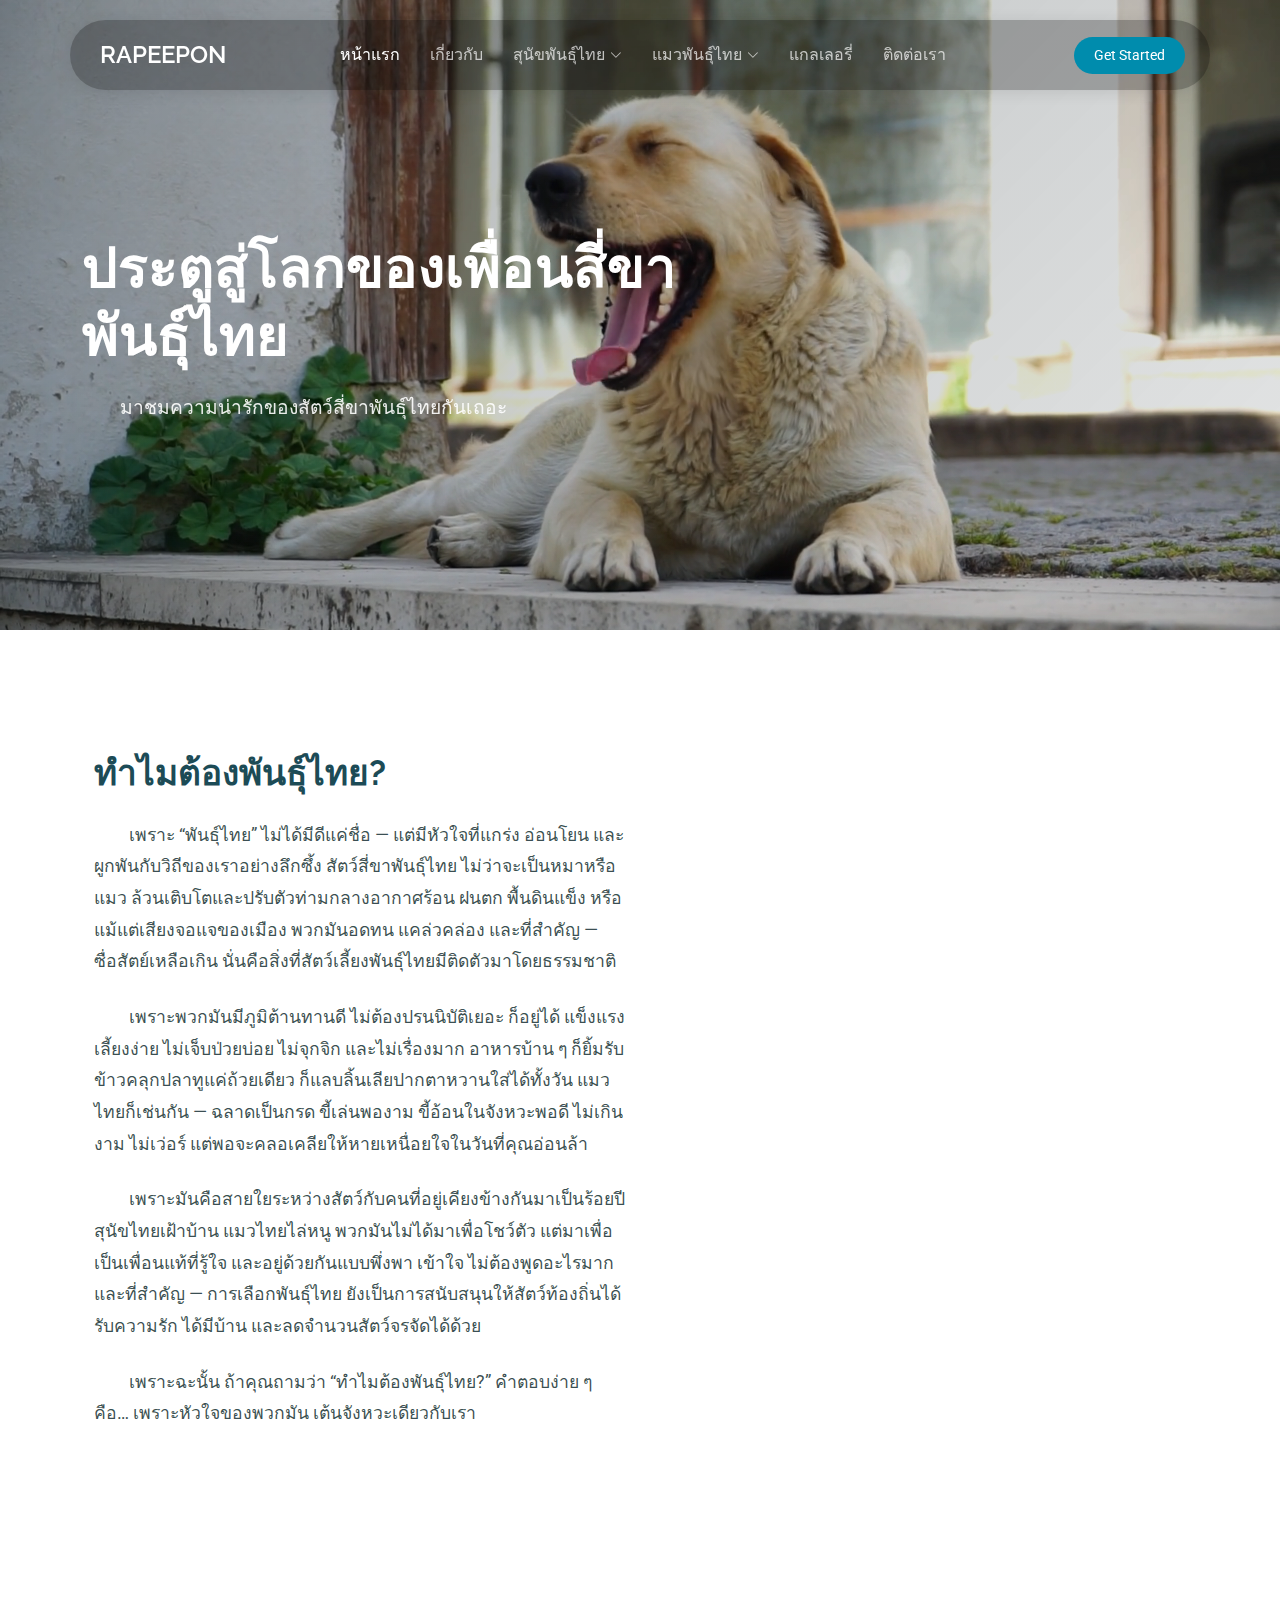
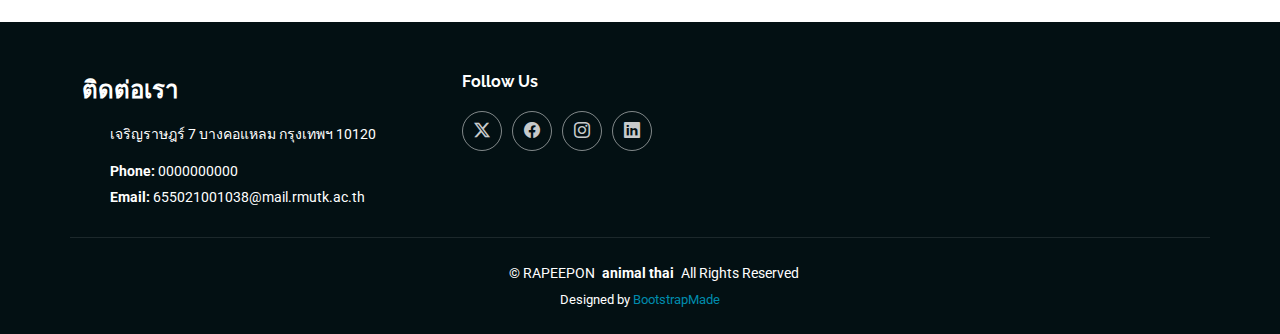
<file: index.html>
<!DOCTYPE html>
<html lang="en">

<head>
  <meta charset="utf-8">
  <meta content="width=device-width, initial-scale=1.0" name="viewport">
  <title>หน้าแรก</title>
  <meta name="description" content="">
  <meta name="keywords" content="">

  <!-- Favicons -->
  <link href="assets/img/heart.png" rel="icon">
  <link href="assets/img/apple-touch-icon.png" rel="apple-touch-icon">

  <!-- Fonts -->
  <link href="https://fonts.googleapis.com" rel="preconnect">
  <link href="https://fonts.gstatic.com" rel="preconnect" crossorigin>
  <link href="https://fonts.googleapis.com/css2?family=Roboto:ital,wght@0,100;0,300;0,400;0,500;0,700;0,900;1,100;1,300;1,400;1,500;1,700;1,900&family=Poppins:ital,wght@0,100;0,200;0,300;0,400;0,500;0,600;0,700;0,800;0,900;1,100;1,200;1,300;1,400;1,500;1,600;1,700;1,800;1,900&family=Raleway:ital,wght@0,100;0,200;0,300;0,400;0,500;0,600;0,700;0,800;0,900;1,100;1,200;1,300;1,400;1,500;1,600;1,700;1,800;1,900&display=swap" rel="stylesheet">
<link href="https://fonts.googleapis.com/css2?family=K2D:ital,wght@0,100;0,200;0,300;0,400;0,500;0,600;0,700;0,800;1,100;1,200;1,300;1,400;1,500;1,600;1,700;1,800&display=swap" rel="stylesheet">

  <!-- Vendor CSS Files -->
  <link href="assets/vendor/bootstrap/css/bootstrap.min.css" rel="stylesheet">
  <link href="assets/vendor/bootstrap-icons/bootstrap-icons.css" rel="stylesheet">
  <link href="assets/vendor/aos/aos.css" rel="stylesheet">
  <link href="assets/vendor/swiper/swiper-bundle.min.css" rel="stylesheet">
  <link href="assets/vendor/glightbox/css/glightbox.min.css" rel="stylesheet">

  <!-- Main CSS File -->
  <link href="assets/css/main.css" rel="stylesheet">

  <!-- =======================================================
  * Template Name: Tour
  * Template URL: https://bootstrapmade.com/tour-bootstrap-travel-website-template/
  * Updated: Jul 01 2025 with Bootstrap v5.3.7
  * Author: BootstrapMade.com
  * License: https://bootstrapmade.com/license/
  ======================================================== -->
</head>

<body class="index-page">

  <header id="header" class="header d-flex align-items-center fixed-top">
    <div class="header-container container-fluid container-xl position-relative d-flex align-items-center justify-content-between">

      <a href="index.html" class="logo d-flex align-items-center me-auto me-xl-0">
        <!-- Uncomment the line below if you also wish to use an image logo -->
        <!-- <img src="assets/img/logo.webp" alt=""> -->
        <h1 class="sitename">RAPEEPON</h1>
      </a>

      <nav id="navmenu" class="navmenu">
        <ul>
          <li><a href="index.html" class="active">หน้าแรก</a></li>
          <li><a href="about.html">เกี่ยวกับ</a></li>
          <li class="dropdown active"><a href="dogthai.html"><span>สุนัขพันธ์ุไทย</span> <i class="bi bi-chevron-down toggle-dropdown"></i></a>
            <ul>
              <li><a href="dogthai.html#langarn">หลังอาน</a></li>
              <li><a href="dogthai.html#bangkeaw">บางแก้ว</a></li>
            </ul>
          </li>
          <li class="dropdown active"><a href="catthai.html"><span>แมวพันธุ์ไทย</span> <i class="bi bi-chevron-down toggle-dropdown"></i></a>
            <ul>
              <li><a href="catthai.html#vicheanmad">วิเชียรมาศ</a></li>
              <li><a href="catthai.html#sheesawad">สีสวาด</a></li>
              <li><a href="catthai.html#supharak">ศุภลักษณ์</a></li>
              <li><a href="catthai.html#gornja">โกญจา</a></li>
              <li><a href="catthai.html#khaomanee">ขาวมณี</a></li>
            </ul>
          <li><a href="gallery.html">แกลเลอรี่</a></li>
          </li>
          <li><a href="contact.html">ติดต่อเรา</a></li>
        </ul>
        <i class="mobile-nav-toggle d-xl-none bi bi-list"></i>
      </nav>

      <a class="btn-getstarted" href="index.html">Get Started</a>

    </div>
  </header>

  <main class="main">

    <!-- Travel Hero Section -->
    <section id="travel-hero" class="travel-hero section dark-background">

      <div class="hero-background">
        <video autoplay="" muted="" loop="">
          <source src="assets/img/background2.mp4" type="video/mp4">
        </video>
        <div class="hero-overlay"></div>
      </div>

      <div class="container position-relative">
        <div class="row align-items-center">
          <div class="col-lg-7">
            <div class="hero-text" data-aos="fade-up" data-aos-delay="100">
              <h1 class="hero-title">ประตูสู่โลกของเพื่อนสี่ขาพันธุ์ไทย</h1>
              <p class="hero-subtitle">มาชมความน่ารักของสัตว์สี่ขาพันธ์ุไทยกันเถอะ</p>
            </div>
          </div>

    </section><!-- /Travel Hero Section -->

    <!-- Why Us Section -->
    <section id="why-us" class="why-us section">

      <div class="container" data-aos="fade-up" data-aos-delay="100">

        <!-- About Us Content -->
<!-- Why Thai Breed Section -->
<section class="why-us section">
  <div class="container" data-aos="fade-up" data-aos-delay="100">
    <div class="row align-items-center mb-5">
      
      <!-- Text Content -->
      <div class="col-lg-6" data-aos="fade-right" data-aos-delay="200">
        <style>
          p { text-indent: 2em; }
        </style>
        <div class="content">
          <h3>ทำไมต้องพันธุ์ไทย?</h3>
          <p>เพราะ “พันธุ์ไทย” ไม่ได้มีดีแค่ชื่อ — แต่มีหัวใจที่แกร่ง อ่อนโยน และผูกพันกับวิถีของเราอย่างลึกซึ้ง สัตว์สี่ขาพันธุ์ไทย ไม่ว่าจะเป็นหมาหรือแมว ล้วนเติบโตและปรับตัวท่ามกลางอากาศร้อน ฝนตก พื้นดินแข็ง หรือแม้แต่เสียงจอแจของเมือง พวกมันอดทน แคล่วคล่อง และที่สำคัญ — ซื่อสัตย์เหลือเกิน นั่นคือสิ่งที่สัตว์เลี้ยงพันธุ์ไทยมีติดตัวมาโดยธรรมชาติ</p>
          <p>เพราะพวกมันมีภูมิต้านทานดี ไม่ต้องปรนนิบัติเยอะ ก็อยู่ได้ แข็งแรง เลี้ยงง่าย ไม่เจ็บป่วยบ่อย ไม่จุกจิก และไม่เรื่องมาก อาหารบ้าน ๆ ก็ยิ้มรับ ข้าวคลุกปลาทูแค่ถ้วยเดียว ก็แลบลิ้นเลียปากตาหวานใส่ได้ทั้งวัน แมวไทยก็เช่นกัน — ฉลาดเป็นกรด ขี้เล่นพองาม ขี้อ้อนในจังหวะพอดี ไม่เกินงาม ไม่เว่อร์ แต่พอจะคลอเคลียให้หายเหนื่อยใจในวันที่คุณอ่อนล้า</p>
          <p>เพราะมันคือสายใยระหว่างสัตว์กับคนที่อยู่เคียงข้างกันมาเป็นร้อยปี สุนัขไทยเฝ้าบ้าน แมวไทยไล่หนู พวกมันไม่ได้มาเพื่อโชว์ตัว แต่มาเพื่อเป็นเพื่อนแท้ที่รู้ใจ และอยู่ด้วยกันแบบพึ่งพา เข้าใจ ไม่ต้องพูดอะไรมาก และที่สำคัญ — การเลือกพันธุ์ไทย ยังเป็นการสนับสนุนให้สัตว์ท้องถิ่นได้รับความรัก ได้มีบ้าน และลดจำนวนสัตว์จรจัดได้ด้วย</p>
          <p>เพราะฉะนั้น ถ้าคุณถามว่า “ทำไมต้องพันธุ์ไทย?” คำตอบง่าย ๆ คือ… เพราะหัวใจของพวกมัน เต้นจังหวะเดียวกับเรา</p>
        </div>
      </div>

      <!-- Image -->
      <div class="col-lg-6" data-aos="fade-left" data-aos-delay="300">
        <div class="about-image text-center">
          <img src="assets/img/cat/catpanthai.jpg" height="300" alt="พันธุ์ไทย" class="img-fluid rounded-4 shadow">
        </div>
      </div>

    </div>
  </div>
</section>

</main>

<footer id="footer" class="footer position-relative dark-background">

    <div class="container footer-top">
      <div class="row gy-4">
        <div class="col-lg-4 col-md-6 footer-about">
          <a href="index.html" class="d-flex align-items-center">
            <span class="sitename">ติดต่อเรา</span>
          </a>
          <div class="footer-contact pt-3">
            <p>เจริญราษฎร์ 7 บางคอแหลม กรุงเทพฯ 10120</p>
            <p class="mt-3"><strong>Phone:</strong> <span>0000000000</span></p>
            <p><strong>Email:</strong> <span>655021001038@mail.rmutk.ac.th</span></p>
          </div>
        </div>

        <div class="col-lg-4 col-md-12">
          <h4>Follow Us</h4>
          <div class="social-links d-flex">
            <a href=""><i class="bi bi-twitter-x"></i></a>
            <a href=""><i class="bi bi-facebook"></i></a>
            <a href=""><i class="bi bi-instagram"></i></a>
            <a href=""><i class="bi bi-linkedin"></i></a>
          </div>
        </div>

      </div>
    </div>

    <div class="container copyright text-center mt-4">
      <p>© <span>RAPEEPON</span> <strong class="px-1 sitename">animal thai</strong> <span>All Rights Reserved</span></p>
      <div class="credits">
        <!-- All the links in the footer should remain intact. -->
        <!-- You can delete the links only if you've purchased the pro version. -->
        <!-- Licensing information: https://bootstrapmade.com/license/ -->
        <!-- Purchase the pro version with working PHP/AJAX contact form: [buy-url] -->
        Designed by <a href="https://bootstrapmade.com/">BootstrapMade</a>
      </div>
    </div>

  </footer>

  <!-- Scroll Top -->
  <a href="#" id="scroll-top" class="scroll-top d-flex align-items-center justify-content-center"><i class="bi bi-arrow-up-short"></i></a>

  <!-- Preloader -->
  <div id="preloader"></div>

  <!-- Vendor JS Files -->
  <script src="assets/vendor/bootstrap/js/bootstrap.bundle.min.js"></script>
  <script src="assets/vendor/php-email-form/validate.js"></script>
  <script src="assets/vendor/aos/aos.js"></script>
  <script src="assets/vendor/purecounter/purecounter_vanilla.js"></script>
  <script src="assets/vendor/swiper/swiper-bundle.min.js"></script>
  <script src="assets/vendor/isotope-layout/isotope.pkgd.min.js"></script>
  <script src="assets/vendor/imagesloaded/imagesloaded.pkgd.min.js"></script>
  <script src="assets/vendor/glightbox/js/glightbox.min.js"></script>

  <!-- Main JS File -->
  <script src="assets/js/main.js"></script>

</body>

</html>
</file>
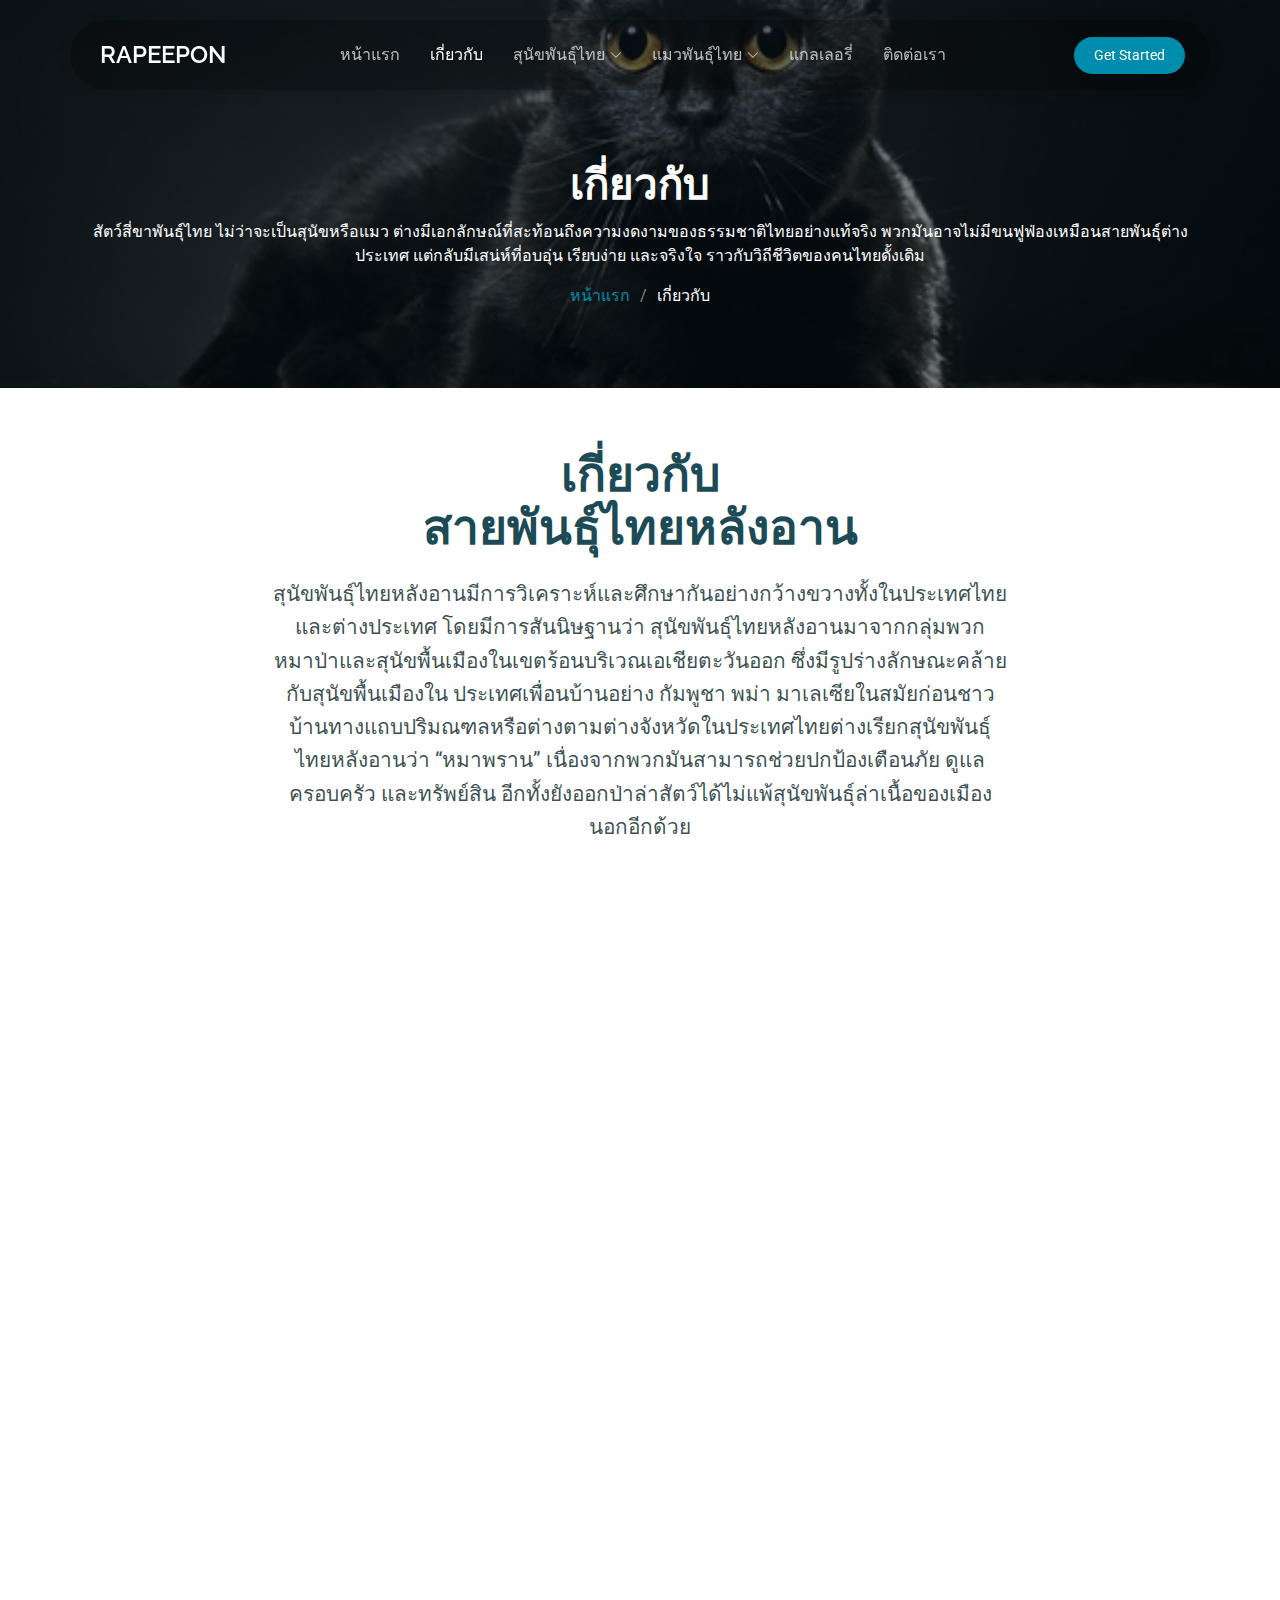
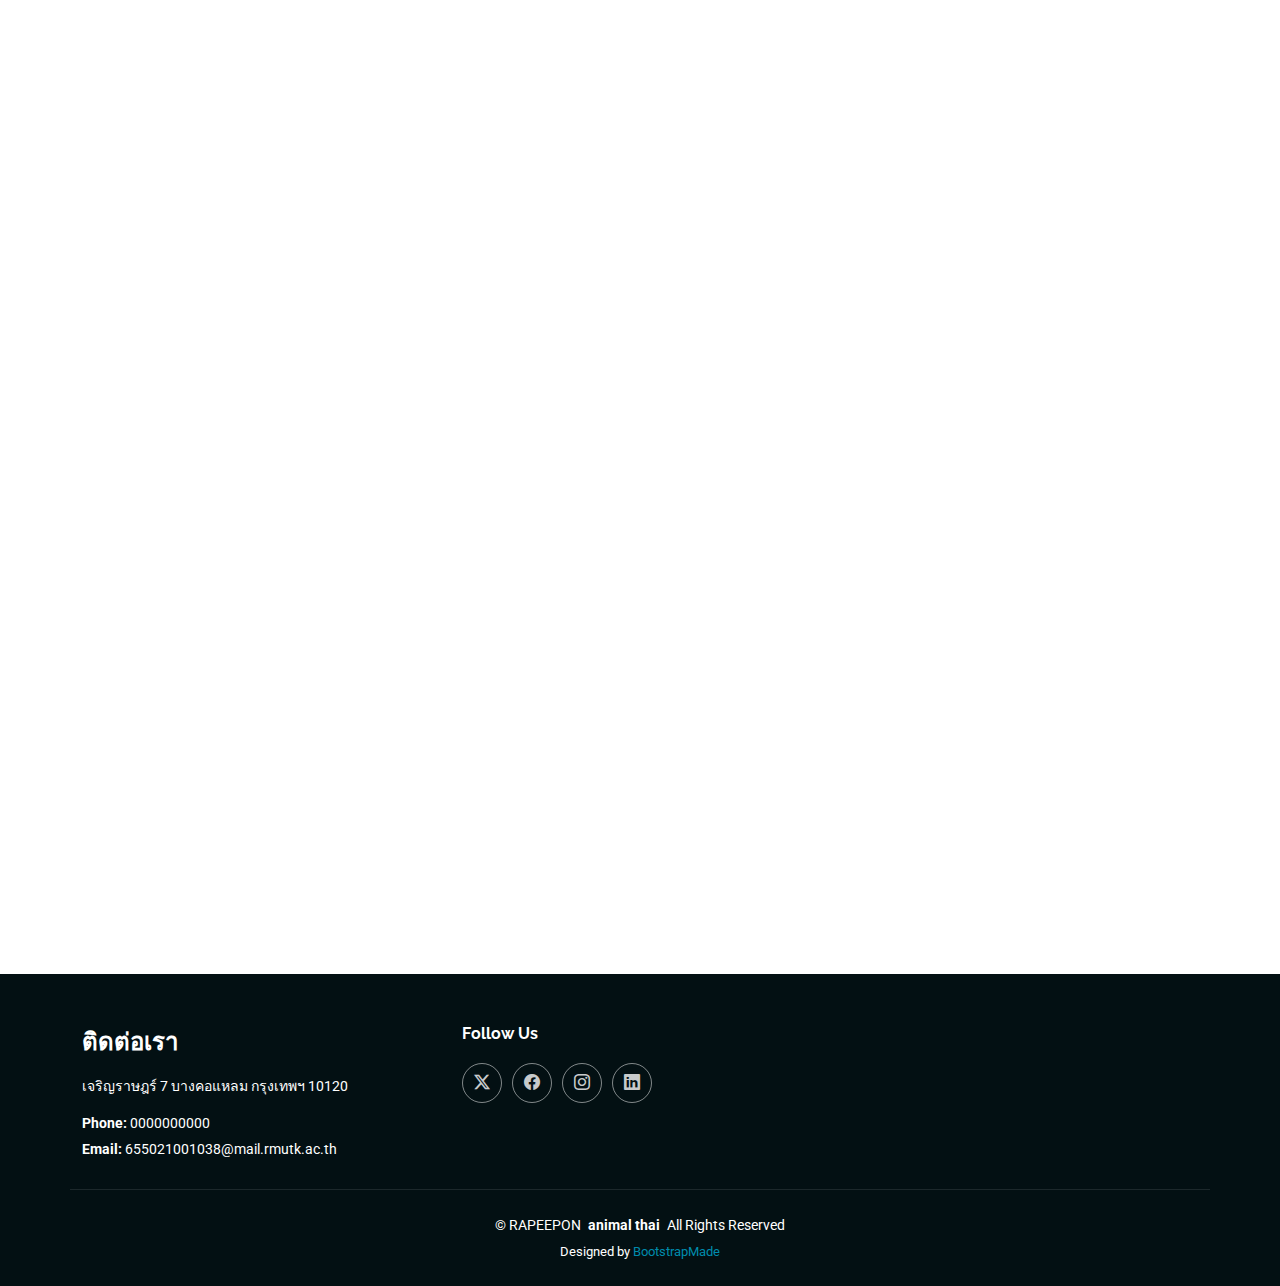
<file: about.html>
<!DOCTYPE html>
<html lang="en">

<head>
  <meta charset="utf-8">
  <meta content="width=device-width, initial-scale=1.0" name="viewport">
  <title>เกี่ยวกับ</title>
  <meta name="description" content="">
  <meta name="keywords" content="">

  <!-- Favicons -->
  <link href="assets/img/heart.png" rel="icon">
  <link href="assets/img/apple-touch-icon.png" rel="apple-touch-icon">

  <!-- Fonts -->
  <link href="https://fonts.googleapis.com" rel="preconnect">
  <link href="https://fonts.gstatic.com" rel="preconnect" crossorigin>
  <link href="https://fonts.googleapis.com/css2?family=Roboto:ital,wght@0,100;0,300;0,400;0,500;0,700;0,900;1,100;1,300;1,400;1,500;1,700;1,900&family=Poppins:ital,wght@0,100;0,200;0,300;0,400;0,500;0,600;0,700;0,800;0,900;1,100;1,200;1,300;1,400;1,500;1,600;1,700;1,800;1,900&family=Raleway:ital,wght@0,100;0,200;0,300;0,400;0,500;0,600;0,700;0,800;0,900;1,100;1,200;1,300;1,400;1,500;1,600;1,700;1,800;1,900&display=swap" rel="stylesheet">
<link href="https://fonts.googleapis.com/css2?family=K2D:ital,wght@0,100;0,200;0,300;0,400;0,500;0,600;0,700;0,800;1,100;1,200;1,300;1,400;1,500;1,600;1,700;1,800&display=swap" rel="stylesheet">

  <!-- Vendor CSS Files -->
  <link href="assets/vendor/bootstrap/css/bootstrap.min.css" rel="stylesheet">
  <link href="assets/vendor/bootstrap-icons/bootstrap-icons.css" rel="stylesheet">
  <link href="assets/vendor/aos/aos.css" rel="stylesheet">
  <link href="assets/vendor/swiper/swiper-bundle.min.css" rel="stylesheet">
  <link href="assets/vendor/glightbox/css/glightbox.min.css" rel="stylesheet">

  <!-- Main CSS File -->
  <link href="assets/css/main.css" rel="stylesheet">

  <!-- =======================================================
  * Template Name: Tour
  * Template URL: https://bootstrapmade.com/tour-bootstrap-travel-website-template/
  * Updated: Jul 01 2025 with Bootstrap v5.3.7
  * Author: BootstrapMade.com
  * License: https://bootstrapmade.com/license/
  ======================================================== -->
</head>

<body class="about-page">

  <header id="header" class="header d-flex align-items-center fixed-top">
    <div class="header-container container-fluid container-xl position-relative d-flex align-items-center justify-content-between">

      <a href="index.html" class="logo d-flex align-items-center me-auto me-xl-0">
        <!-- Uncomment the line below if you also wish to use an image logo -->
        <!-- <img src="assets/img/logo.webp" alt=""> -->
        <h1 class="sitename">RAPEEPON</h1>
      </a>

      <nav id="navmenu" class="navmenu">
        <ul>
          <li><a href="index.html" >หน้าแรก</a></li>
          <li><a href="about.html" class="active">เกี่ยวกับ</a></li>
          <li class="dropdown active"><a href="dogthai.html"><span>สุนัขพันธ์ุไทย</span> <i class="bi bi-chevron-down toggle-dropdown"></i></a>
            <ul>
              <li><a href="dogthai.html#langarn">หลังอาน</a></li>
              <li><a href="dogthai.html#bangkeaw">บางแก้ว</a></li>
            </ul>
          </li>
          <li class="dropdown active"><a href="catthai.html"><span>แมวพันธุ์ไทย</span> <i class="bi bi-chevron-down toggle-dropdown"></i></a>
            <ul>
              <li><a href="catthai.html#vicheanmad">วิเชียรมาศ</a></li>
              <li><a href="catthai.html#sheesawad">สีสวาด</a></li>
              <li><a href="catthai.html#supharak">ศุภลักษณ์</a></li>
              <li><a href="catthai.html#gornja">โกญจา</a></li>
              <li><a href="catthai.html#khaomanee">ขาวมณี</a></li>
            </ul>
          <li><a href="gallery.html">แกลเลอรี่</a></li>
          </li>
          <li><a href="contact.html">ติดต่อเรา</a></li>
        </ul>
        <i class="mobile-nav-toggle d-xl-none bi bi-list"></i>
      </nav>

      <a class="btn-getstarted" href="about.html">Get Started</a>

    </div>
  </header>

  <main class="main">

    <!-- Page Title -->
    <div class="page-title dark-background" data-aos="fade" style="background-image: url(assets/img/cat/cat10.png);">
      <div class="container position-relative">
        <h1>เกี่ยวกับ</h1>
        <p>สัตว์สี่ขาพันธุ์ไทย ไม่ว่าจะเป็นสุนัขหรือแมว ต่างมีเอกลักษณ์ที่สะท้อนถึงความงดงามของธรรมชาติไทยอย่างแท้จริง พวกมันอาจไม่มีขนฟูฟ่องเหมือนสายพันธุ์ต่างประเทศ แต่กลับมีเสน่ห์ที่อบอุ่น เรียบง่าย และจริงใจ ราวกับวิถีชีวิตของคนไทยดั้งเดิม

</p>
        <nav class="breadcrumbs">
          <ol>
            <li><a href="index.html">หน้าแรก</a></li>
            <li class="current">เกี่ยวกับ</li>
          </ol>
        </nav>
      </div>
    </div><!-- End Page Title -->

    <!-- Travel About Section -->
    <section id="travel-about" class="travel-about section">

      <div class="container" data-aos="fade-up" data-aos-delay="100">

        <div class="row">
          <div class="col-lg-8 mx-auto text-center mb-5">
            <div class="intro-content" data-aos="fade-up" data-aos-delay="200">
              <h2>เกี่ยวกับ<br>สายพันธุ์ไทยหลังอาน</h2>
              <p class="lead">สุนัขพันธุ์ไทยหลังอานมีการวิเคราะห์และศึกษากันอย่างกว้างขวางทั้งในประเทศไทยและต่างประเทศ โดยมีการสันนิษฐานว่า สุนัขพันธุ์ไทยหลังอานมาจากกลุ่มพวกหมาป่าและสุนัขพื้นเมืองในเขตร้อนบริเวณเอเชียตะวันออก ซึ่งมีรูปร่างลักษณะคล้ายกับสุนัขพื้นเมืองใน
                              ประเทศเพื่อนบ้านอย่าง กัมพูชา พม่า มาเลเซียในสมัยก่อนชาวบ้านทางแถบปริมณฑลหรือต่างตามต่างจังหวัดในประเทศไทยต่างเรียกสุนัขพันธุ์ไทยหลังอานว่า “หมาพราน”  เนื่องจากพวกมันสามารถช่วยปกป้องเตือนภัย ดูแลครอบครัว และทรัพย์สิน อีกทั้งยังออกป่าล่าสัตว์ได้ไม่แพ้สุนัขพันธุ์ล่าเนื้อของเมืองนอกอีกด้วย</p>
            </div>
          </div>
        </div>

<div class="row align-items-center mb-5">
  <div class="col-lg-6" data-aos="slide-right" data-aos-delay="400">
    <div class="story-content">
      <div class="story-badge">
        <i class="bi bi-compass"></i>
      </div>
      <h2>เกี่ยวกับ<br>สายพันธุ์ไทยหลังอาน</h2>
      <p>เป็นสายพันธุ์ที่ได้รับการยอมรับและเป็นที่รู้จักมากที่สุดในฐานะสุนัขประจำชาติไทย มีถิ่นกำเนิดที่จังหวัดจันทบุรีและตราด สุนัขไทยหลังอานมีลักษณะเด่นคือขนบริเวณแผ่นหลังย้อนกลับไปทางด้านหน้าคล้ายอานม้า เป็นสายพันธุ์ที่มีความฉลาด ซื่อสัตย์ และมีสัญชาตญาณในการปกป้องดูแลเจ้าของและทรัพย์สินได้เป็นอย่างดี นอกจากนี้ยังมีความแข็งแกร่งและปรับตัวเข้ากับสภาพอากาศได้ทุกรูปแบบทั่วโลก ปัจจุบันเป็นหนึ่งในสองสายพันธุ์สุนัขในโลกที่มีลักษณะขนย้อนกลับนี้ (อีกสายพันธุ์คือ Rhodesian Ridgeback) และได้รับการยกย่องว่าเป็นหนึ่งในสายพันธุ์ที่หายากที่สุดในโลก</p>
    </div>
  </div>
  <div class="col-lg-5 offset-lg-1" data-aos="zoom-in" data-aos-delay="300">
    <div class="hero-image">
      <img src="assets/img/dog/arn4.jpg" class="img-fluid" alt="Thai Ridgeback Dog">
    </div>
  </div>
</div>

<div class="row align-items-center mb-5">
  <div class="col-lg-6" data-aos="slide-right" data-aos-delay="400">
    <div class="story-content">
      <div class="story-badge">
        <i class="bi bi-compass"></i>
      </div>
      <h2>เกี่ยวกับ<br>สายพันธุ์ไทยบางแก้ว</h2>
      <p>เป็นอีกหนึ่งสายพันธุ์ไทยที่เป็นที่รู้จัก พบมากในจังหวัดพิษณุโลก มีลักษณะเด่นคือขนยาวฟูโดยเฉพาะบริเวณรอบคอคล้ายแผงคอสิงโต มีความฉลาดหลักแหลม ซื่อสัตย์ และหวงถิ่นสูง ทำให้เหมาะกับการเป็นสุนัขเฝ้าบ้าน แม้จะมีบางข้อมูลที่กล่าวถึงความเป็นมาว่าอาจเป็นการผสมผสานระหว่างสุนัขบ้านกับสุนัขป่า (เช่น จิ้งจอก) แต่ก็ถือเป็นสายพันธุ์ที่อยู่คู่กับคนไทยมาอย่างยาวนาน</p>
    </div>
  </div>
  <div class="col-lg-5 offset-lg-1" data-aos="zoom-in" data-aos-delay="300">
    <div class="hero-image">
      <img src="assets/img/dog/bang1.jpg" class="img-fluid" alt="Thai Bangkaew Dog">
    </div>
  </div>
</div>
<br>
        <div class="row">
          <div class="col-lg-12">
            <div class="features-grid" data-aos="fade-up" data-aos-delay="200">
              <div class="section-header text-center mb-5">
                <h3>โครงการส่งเสริมสัตว์พันธุ์ไทย</h3>
              </div>

              <div class="row g-4">
                <div class="col-lg-4 col-md-6" data-aos="fade-up" data-aos-delay="300">
                  <div class="feature-card">
                    <div class="feature-front">
                      <div class="feature-icon">
                        <i class="bi bi-geo-alt"></i>
                      </div>
                      <h4>สายพันธุ์ท้องถิ่นแท้</h4>
                      <p>ปรับตัวได้ดีกับภูมิอากาศและสภาพแวดล้อมในไทย</p>
                    </div>
                    <div class="feature-back">
                      <p>สัตว์พันธุ์ไทยมีวิวัฒนาการตามสภาพแวดล้อมของไทย มีความสามารถในการอยู่รอดในภูมิอากาศร้อนชื้น และตอบสนองกับวิถีชีวิตไทยได้เป็นอย่างดี</p>
                    </div>
                  </div>
                </div>

                <div class="col-lg-4 col-md-6" data-aos="fade-up" data-aos-delay="400">
                  <div class="feature-card">
                    <div class="feature-front">
                      <div class="feature-icon">
                        <i class="bi bi-emoji-smile"></i>
                      </div>
                      <h4>เลี้ยงง่าย ไม่จุกจิก</h4>
                      <p>ไม่ต้องดูแลยุ่งยาก เหมาะกับทุกครอบครัว</p>
                    </div>
                    <div class="feature-back">
                      <p>สัตว์พันธุ์ไทยไม่จำเป็นต้องได้รับการดูแลพิเศษมากนัก พวกมันกินง่าย อยู่เป็น และสามารถปรับตัวกับชีวิตประจำวันของเจ้าของได้โดยไม่สร้างภาระ</p>
                    </div>
                  </div>
                </div>

                <div class="col-lg-4 col-md-6" data-aos="fade-up" data-aos-delay="500">
                  <div class="feature-card">
                    <div class="feature-front">
                      <div class="feature-icon">
                        <i class="bi bi-heart"></i>
                      </div>
                      <h4>สุขภาพแข็งแรงโดยธรรมชาติ</h4>
                      <p>ภูมิต้านทานดี เจ็บป่วยน้อย</p>
                    </div>
                    <div class="feature-back">
                      <p>สัตว์พันธุ์ไทยมีภูมิต้านทานต่อโรคที่พบในเขตร้อนสูง เจ็บป่วยน้อย และมีอายุขัยยาวนานเมื่อได้รับการดูแลขั้นพื้นฐาน</p>
                    </div>
                  </div>
                </div>

                <div class="col-lg-4 col-md-6" data-aos="fade-up" data-aos-delay="300">
                  <div class="feature-card">
                    <div class="feature-front">
                      <div class="feature-icon">
                        <i class="bi bi-person-heart"></i>
                      </div>
                      <h4>เพื่อนแท้ประจำบ้าน</h4>
                      <p>ซื่อสัตย์ รู้จักหน้าที่ อยู่เป็นเพื่อนที่แสนดี</p>
                    </div>
                    <div class="feature-back">
                      <p>ด้วยนิสัยซื่อสัตย์และจงรักภักดี สัตว์พันธุ์ไทยจึงเหมาะเป็นเพื่อนในครอบครัว ช่วยเฝ้าบ้าน และเติมเต็มความอบอุ่นให้กับเจ้าของ</p>
                    </div>
                  </div>
                </div>

                <div class="col-lg-4 col-md-6" data-aos="fade-up" data-aos-delay="400">
                  <div class="feature-card">
                    <div class="feature-front">
                      <div class="feature-icon">
                        <i class="bi bi-book"></i>
                      </div>
                      <h4>ภูมิปัญญาท้องถิ่นร่วมสมัย</h4>
                      <p>เป็นส่วนหนึ่งของวัฒนธรรมไทย สืบทอดความผูกพันระหว่างคนกับสัตว์</p>
                    </div>
                    <div class="feature-back">
                      <p>สัตว์พันธุ์ไทยไม่เพียงแต่เป็นเพื่อน แต่ยังสะท้อนวัฒนธรรมและภูมิปัญญาท้องถิ่นที่สืบทอดมานับร้อยปี เป็นส่วนหนึ่งของเรื่องราวชีวิตไทย</p>
                    </div>
                  </div>
                </div>

                <div class="col-lg-4 col-md-6" data-aos="fade-up" data-aos-delay="500">
                  <div class="feature-card">
                    <div class="feature-front">
                      <div class="feature-icon">
                        <i class="bi bi-house-heart"></i>
                      </div>
                      <h4>ช่วยลดสัตว์จรจัด</h4>
                      <p>การรับเลี้ยงพันธุ์ไทยคือการให้บ้านกับสัตว์ไร้เจ้าของ</p>
                    </div>
                    <div class="feature-back">
                      <p>การเลือกเลี้ยงสัตว์พันธุ์ไทยแทนการซื้อจากตลาดคือการเปิดโอกาสให้สัตว์ไร้บ้านมีครอบครัว ลดจำนวนสัตว์จรจัด และสร้างสังคมที่อบอุ่นขึ้น</p>
                    </div>
                  </div>
                </div>
              </div>
            </div>
          </div>
        </div>

  </main>

<footer id="footer" class="footer position-relative dark-background">

    <div class="container footer-top">
      <div class="row gy-4">
        <div class="col-lg-4 col-md-6 footer-about">
          <a href="index.html" class="d-flex align-items-center">
            <span class="sitename">ติดต่อเรา</span>
          </a>
          <div class="footer-contact pt-3">
            <p>เจริญราษฎร์ 7 บางคอแหลม กรุงเทพฯ 10120</p>
            <p class="mt-3"><strong>Phone:</strong> <span>0000000000</span></p>
            <p><strong>Email:</strong> <span>655021001038@mail.rmutk.ac.th</span></p>
          </div>
        </div>

        <div class="col-lg-4 col-md-12">
          <h4>Follow Us</h4>
          <div class="social-links d-flex">
            <a href=""><i class="bi bi-twitter-x"></i></a>
            <a href=""><i class="bi bi-facebook"></i></a>
            <a href=""><i class="bi bi-instagram"></i></a>
            <a href=""><i class="bi bi-linkedin"></i></a>
          </div>
        </div>

      </div>
    </div>

    <div class="container copyright text-center mt-4">
      <p>© <span>RAPEEPON</span> <strong class="px-1 sitename">animal thai</strong> <span>All Rights Reserved</span></p>
      <div class="credits">
        <!-- All the links in the footer should remain intact. -->
        <!-- You can delete the links only if you've purchased the pro version. -->
        <!-- Licensing information: https://bootstrapmade.com/license/ -->
        <!-- Purchase the pro version with working PHP/AJAX contact form: [buy-url] -->
        Designed by <a href="https://bootstrapmade.com/">BootstrapMade</a>
      </div>
    </div>

  </footer>

  <!-- Scroll Top -->
  <a href="#" id="scroll-top" class="scroll-top d-flex align-items-center justify-content-center"><i class="bi bi-arrow-up-short"></i></a>

  <!-- Preloader -->
  <div id="preloader"></div>

  <!-- Vendor JS Files -->
  <script src="assets/vendor/bootstrap/js/bootstrap.bundle.min.js"></script>
  <script src="assets/vendor/php-email-form/validate.js"></script>
  <script src="assets/vendor/aos/aos.js"></script>
  <script src="assets/vendor/purecounter/purecounter_vanilla.js"></script>
  <script src="assets/vendor/swiper/swiper-bundle.min.js"></script>
  <script src="assets/vendor/isotope-layout/isotope.pkgd.min.js"></script>
  <script src="assets/vendor/imagesloaded/imagesloaded.pkgd.min.js"></script>
  <script src="assets/vendor/glightbox/js/glightbox.min.js"></script>

  <!-- Main JS File -->
  <script src="assets/js/main.js"></script>

</body>

</html>
</file>
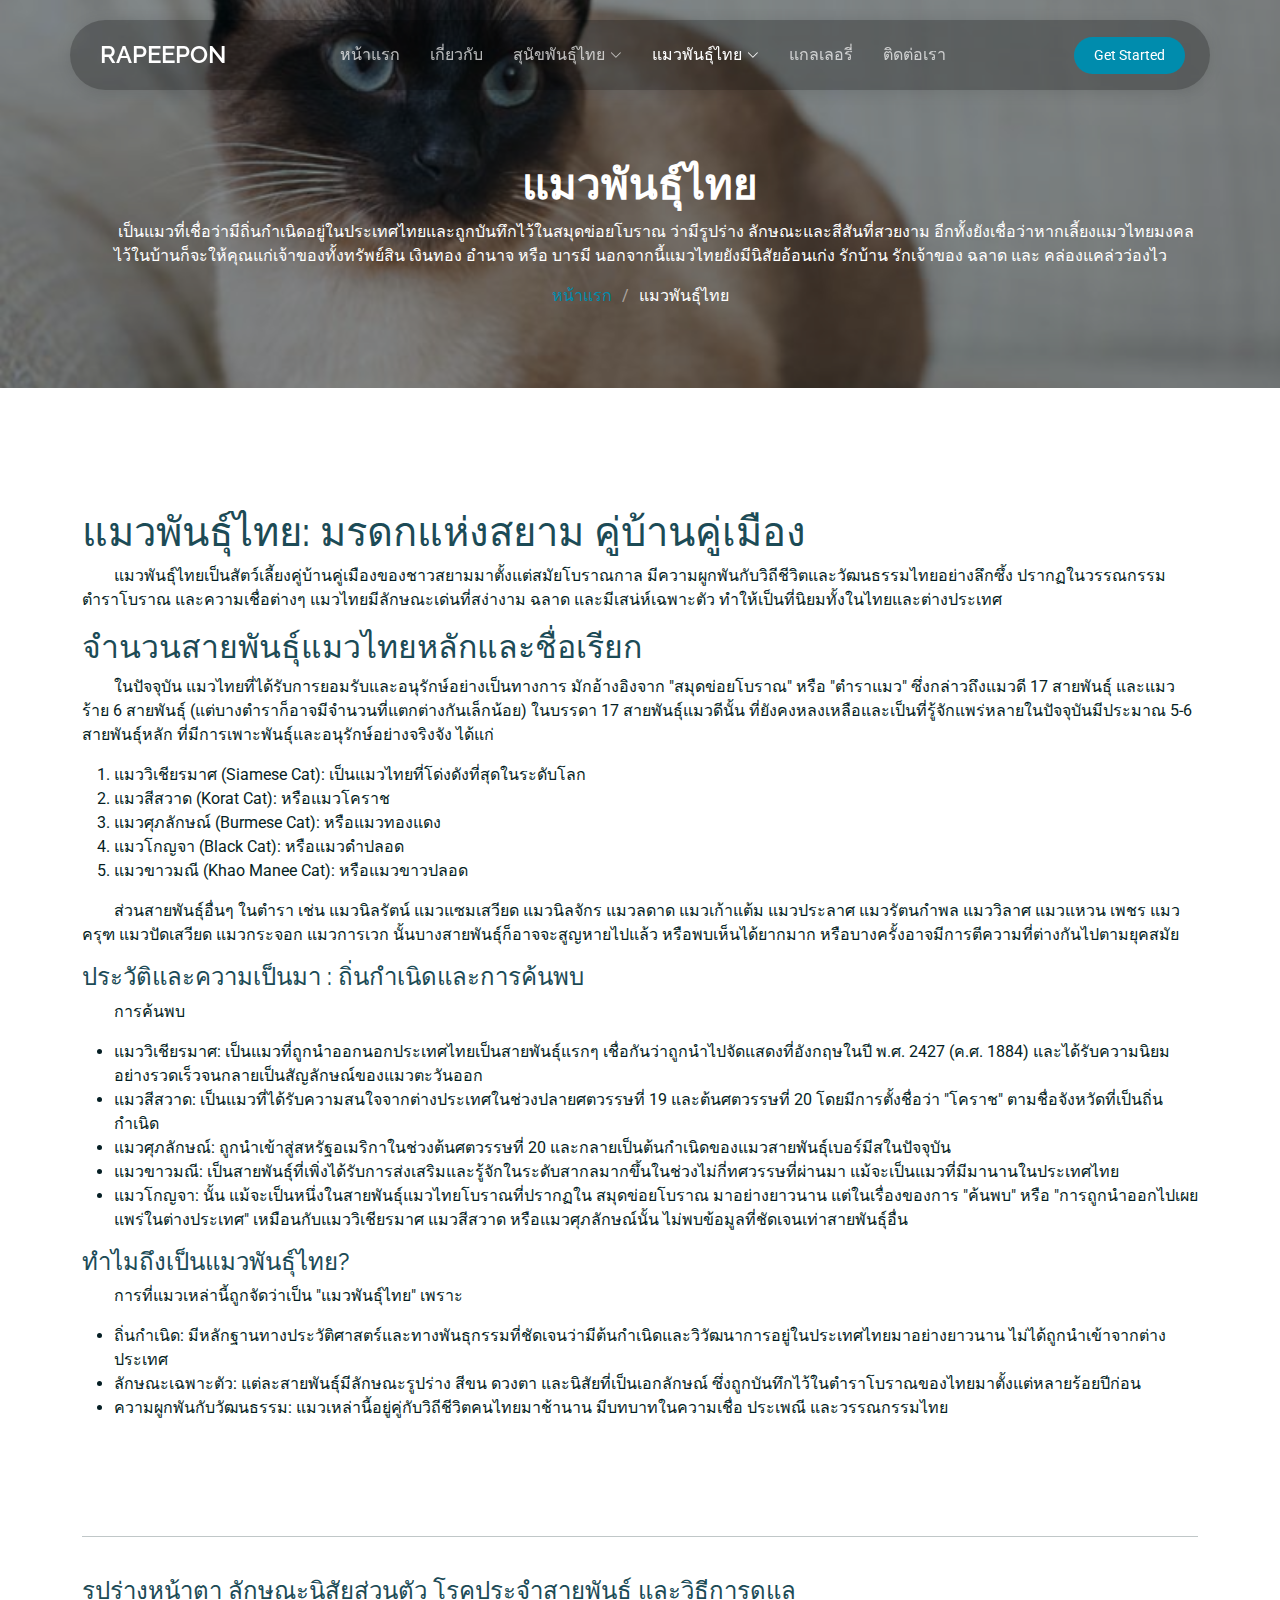
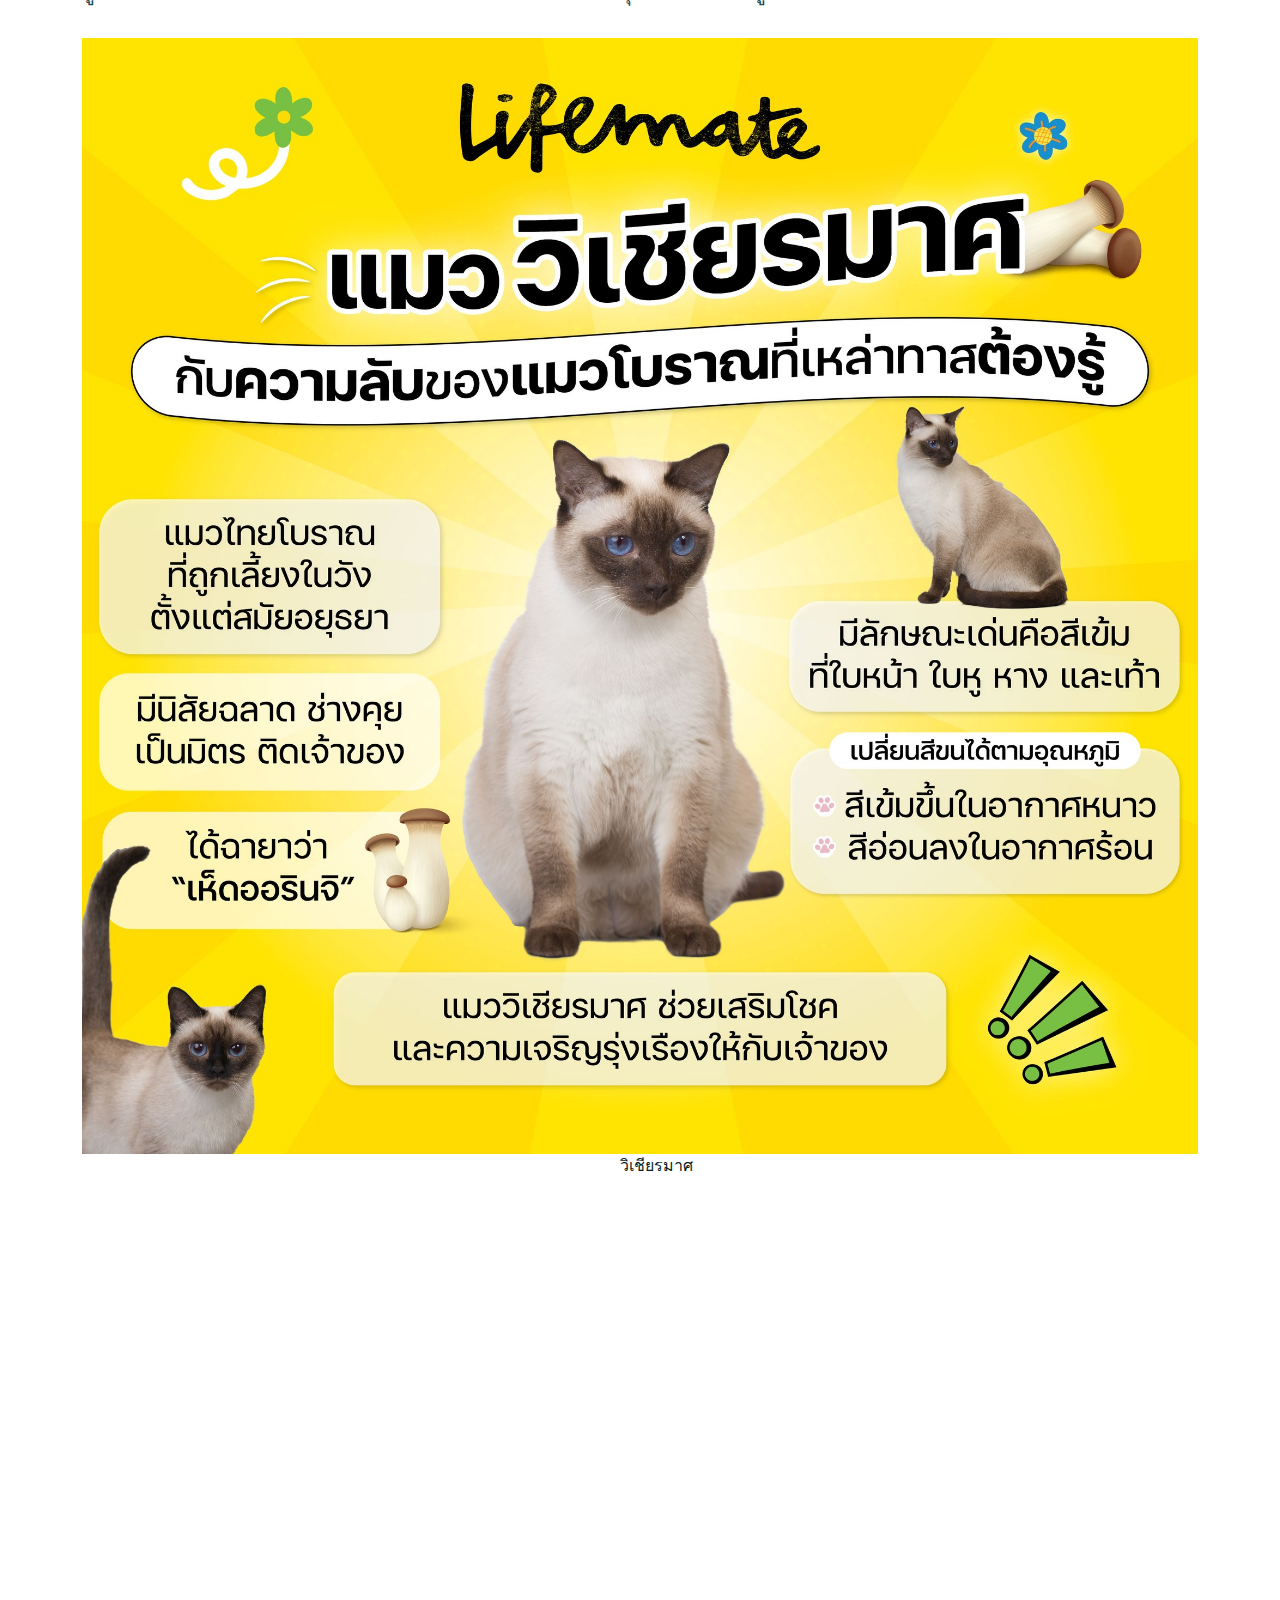
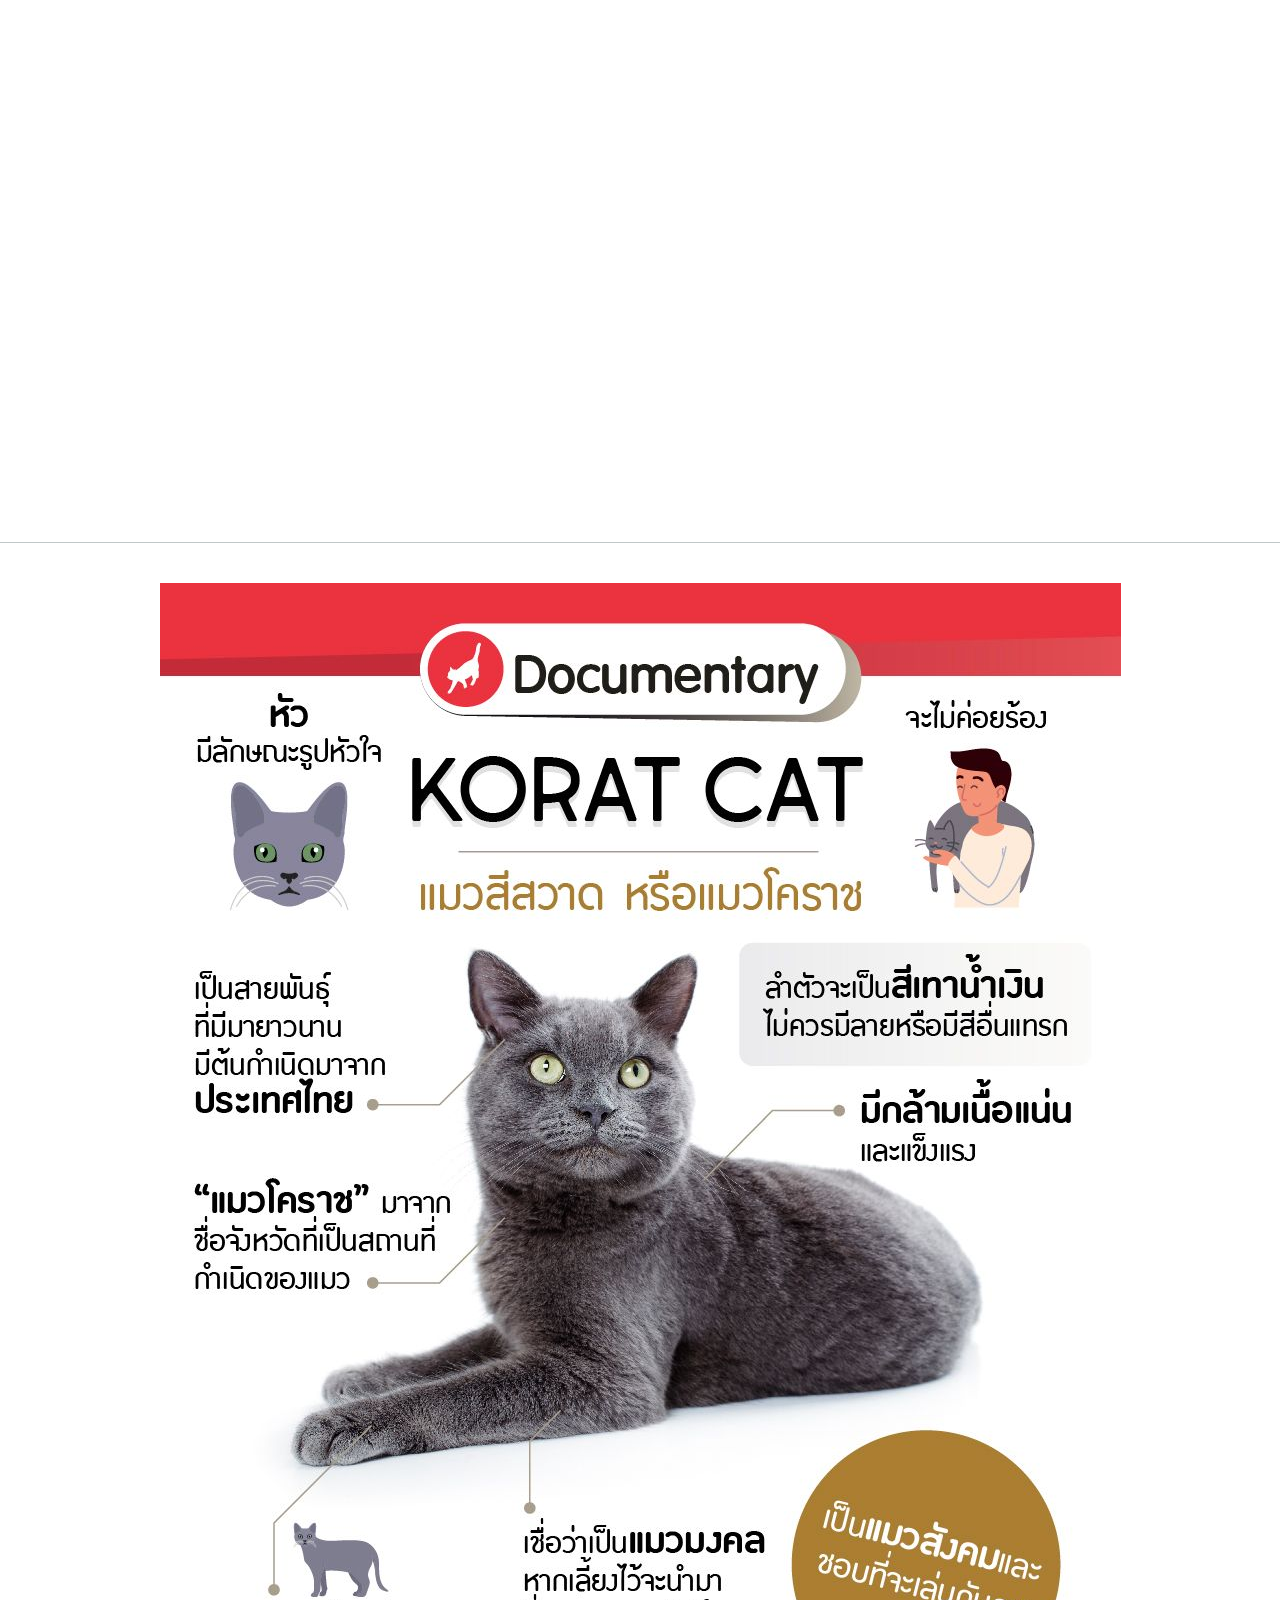
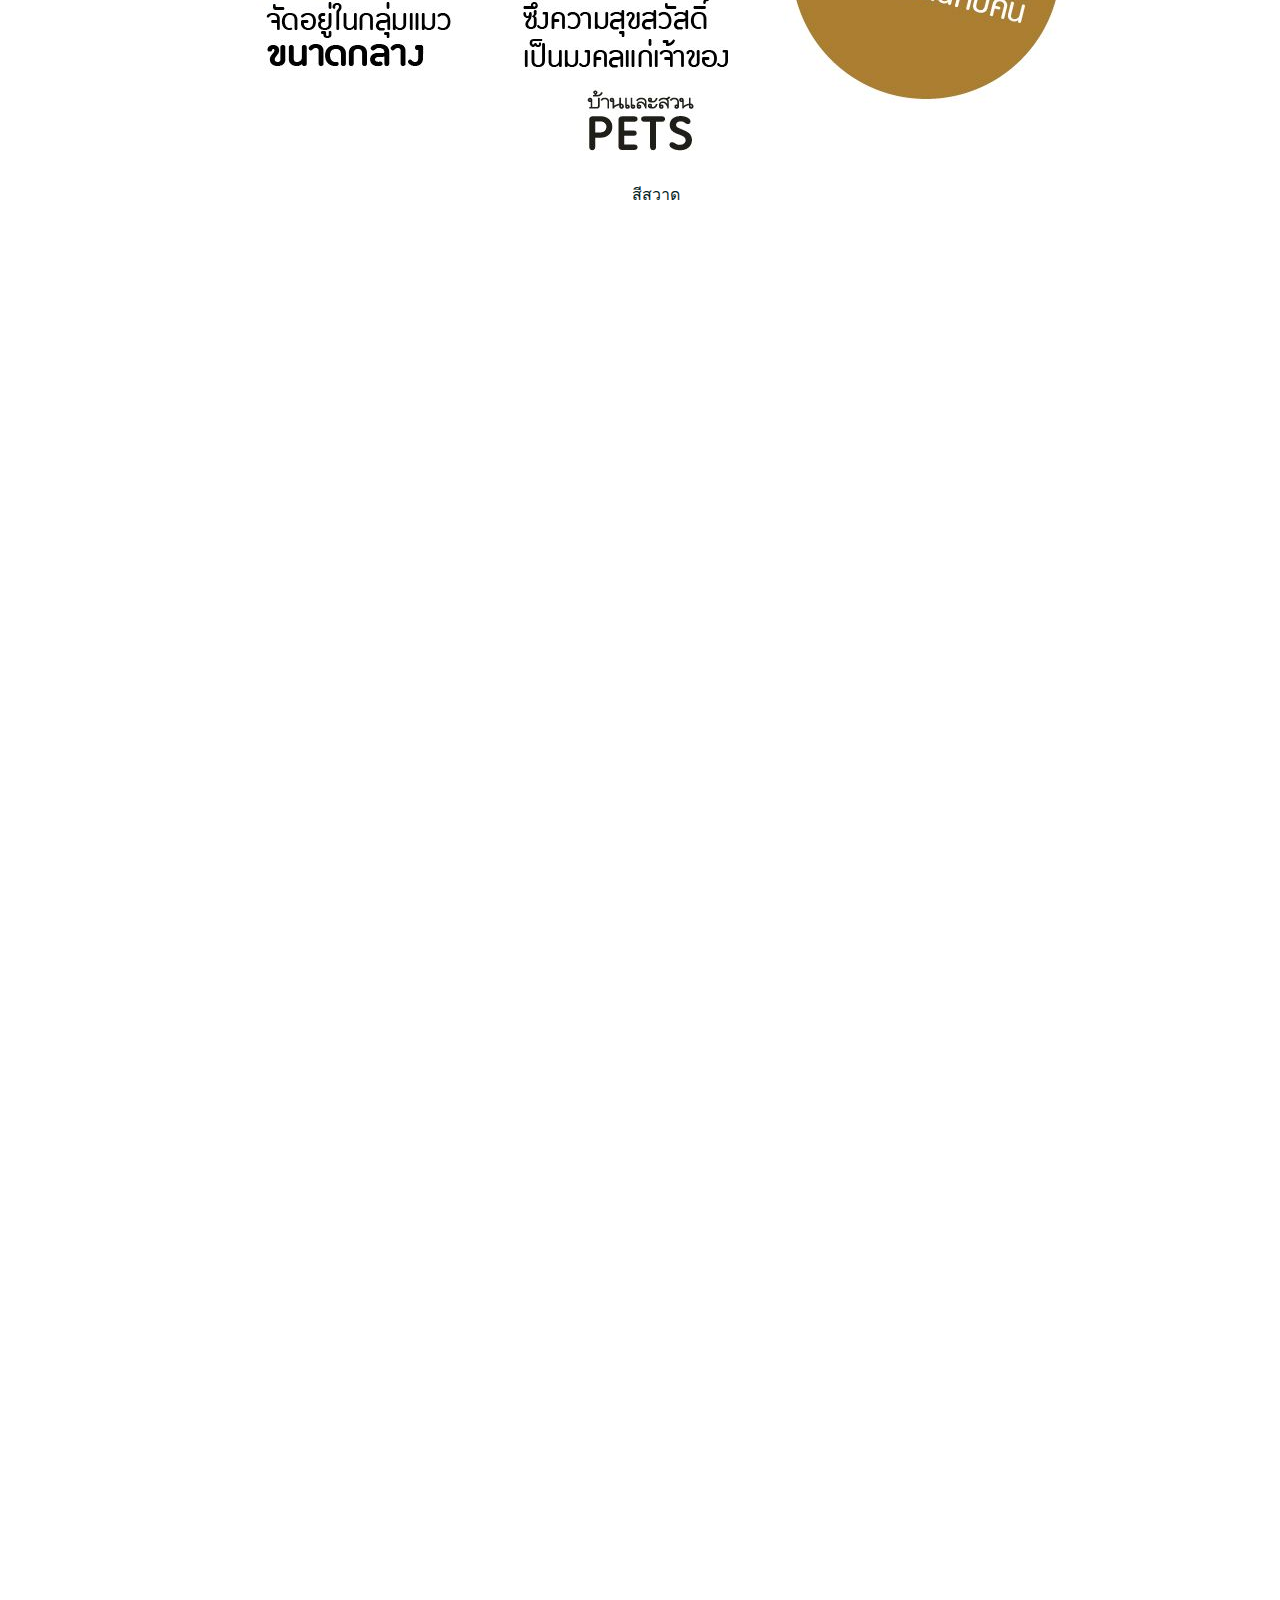
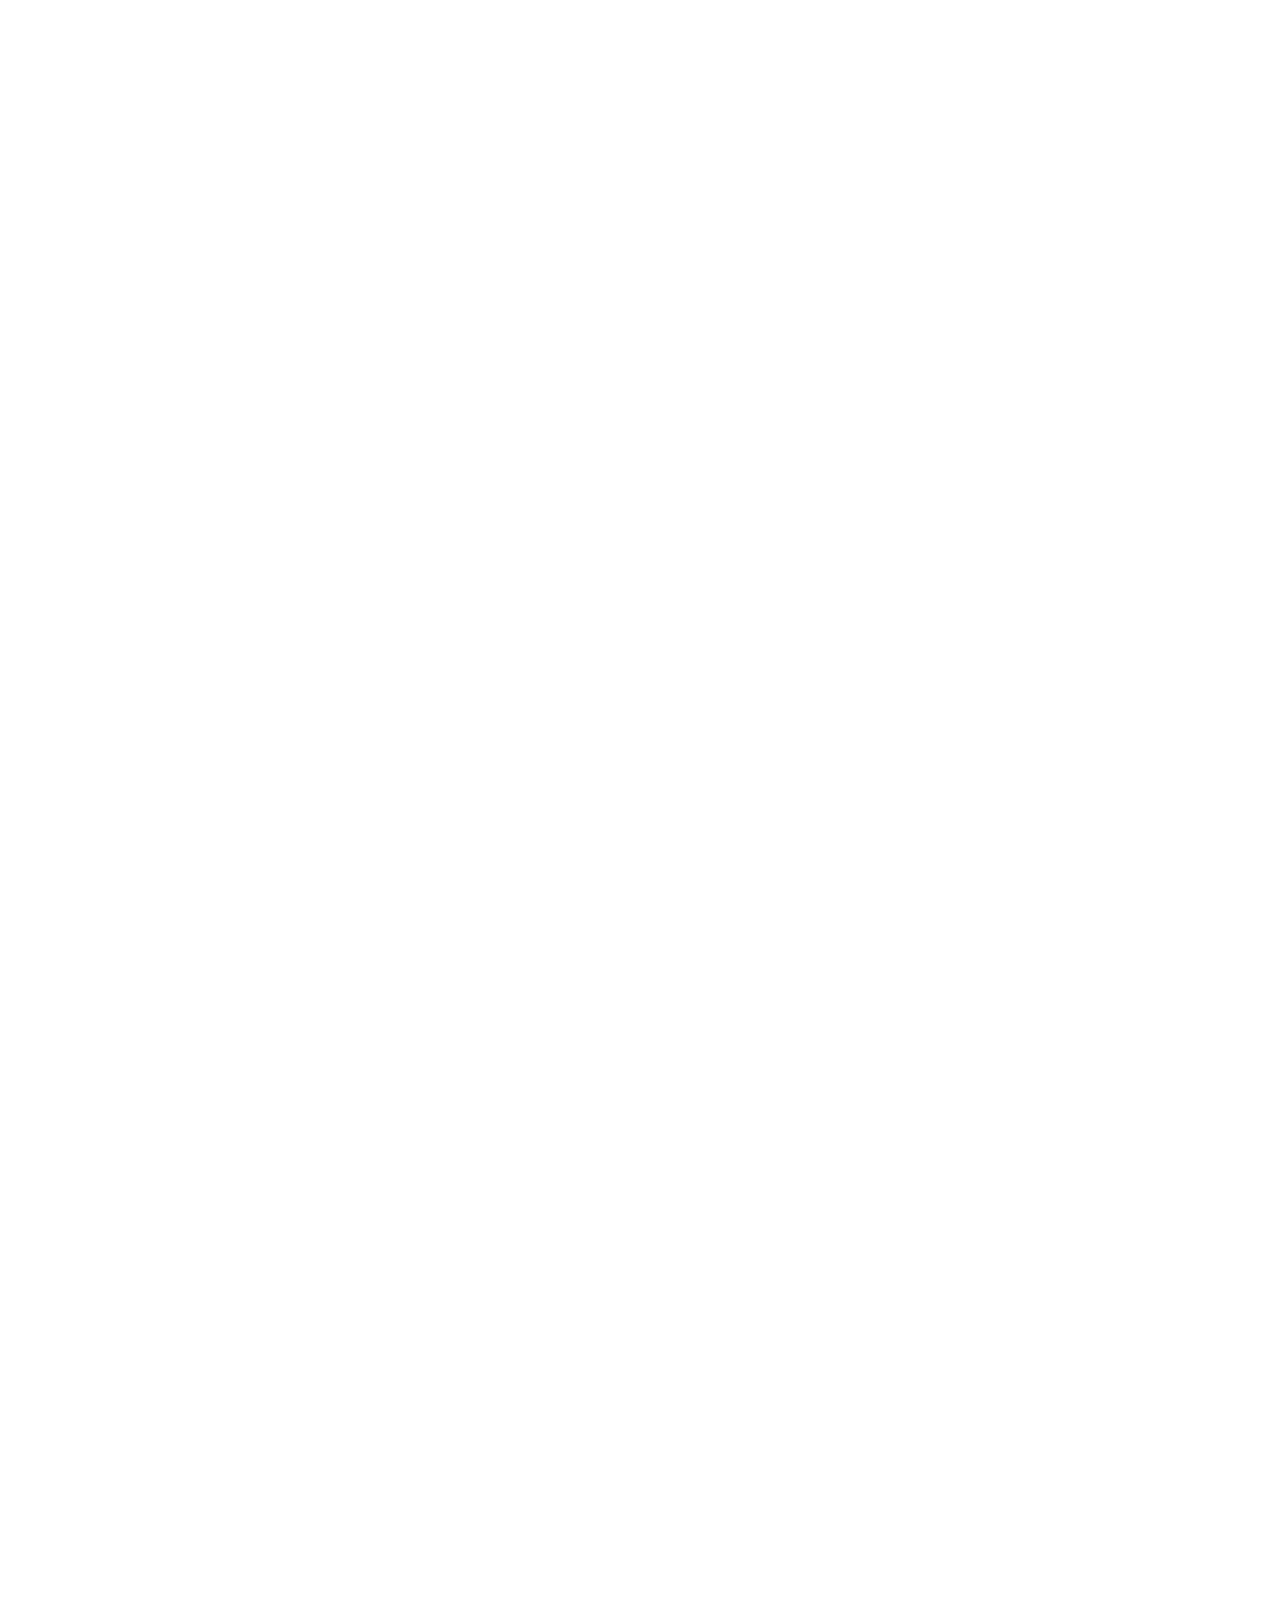
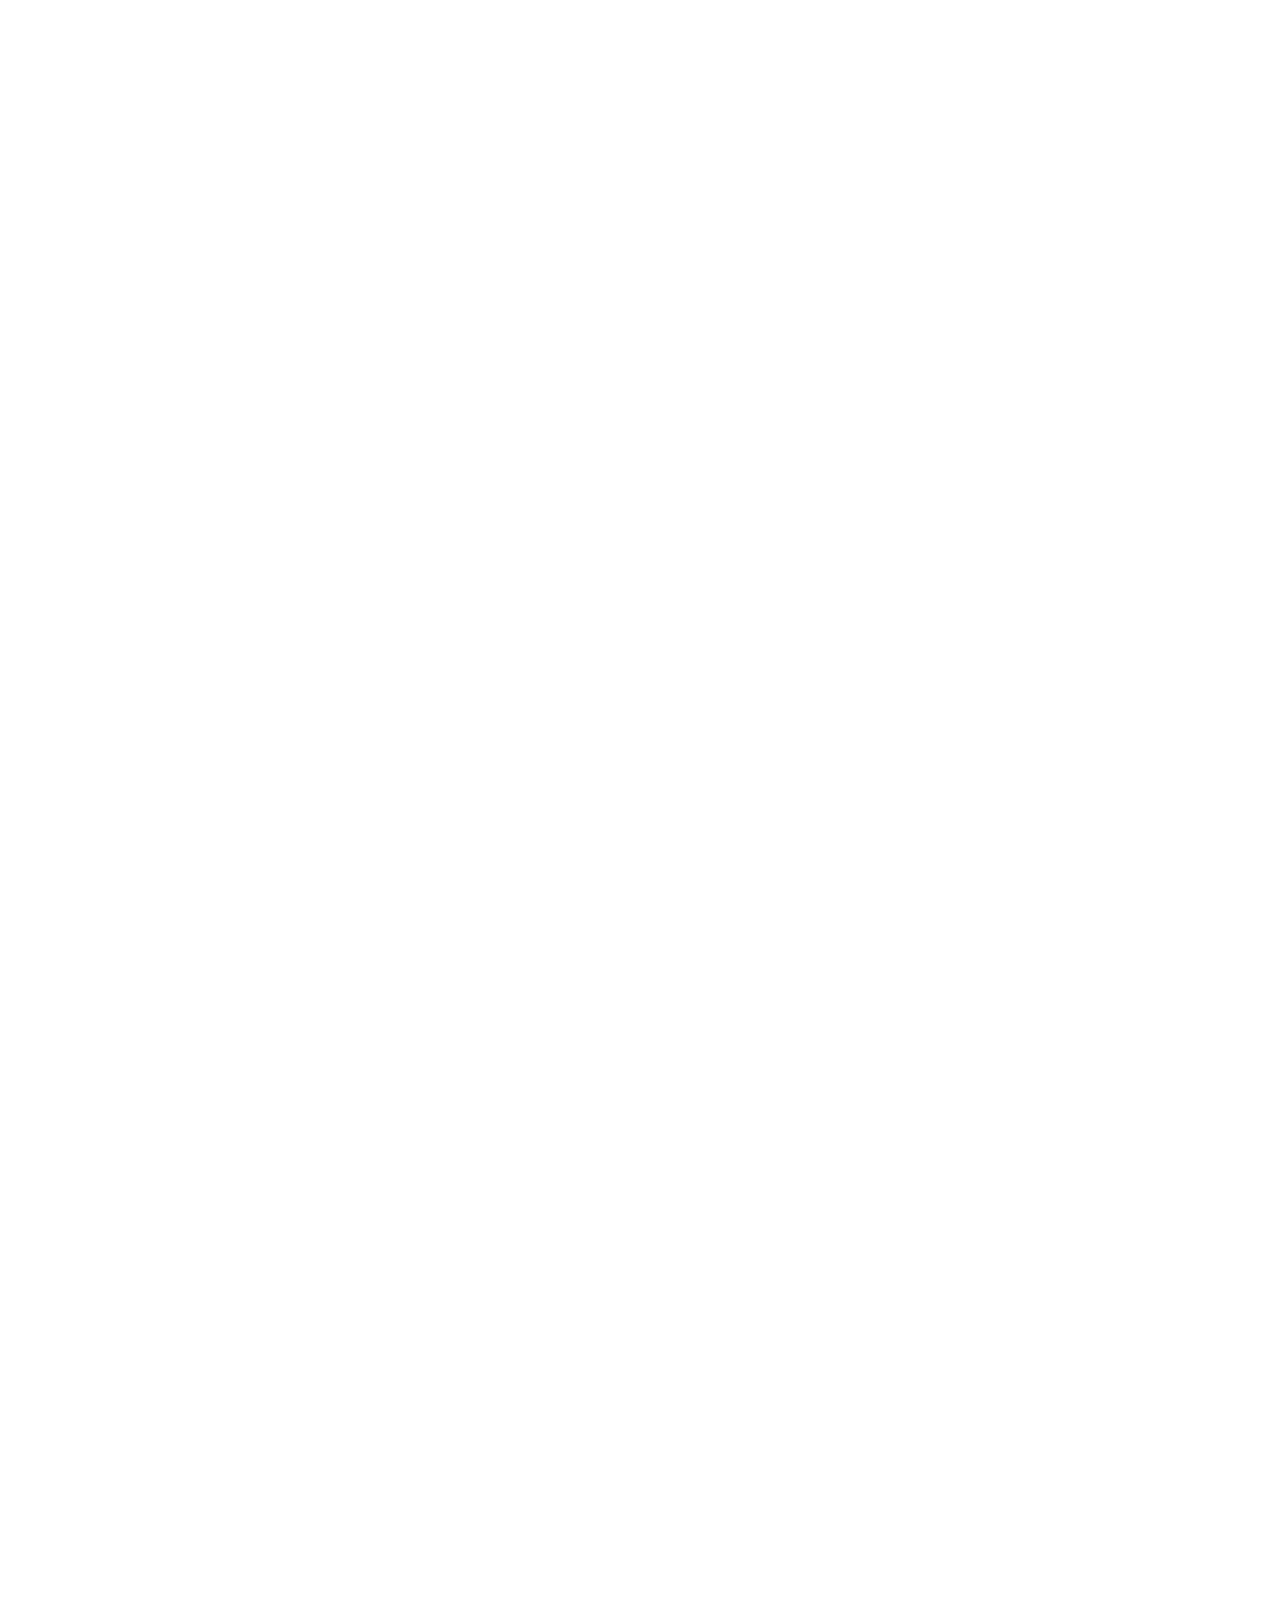
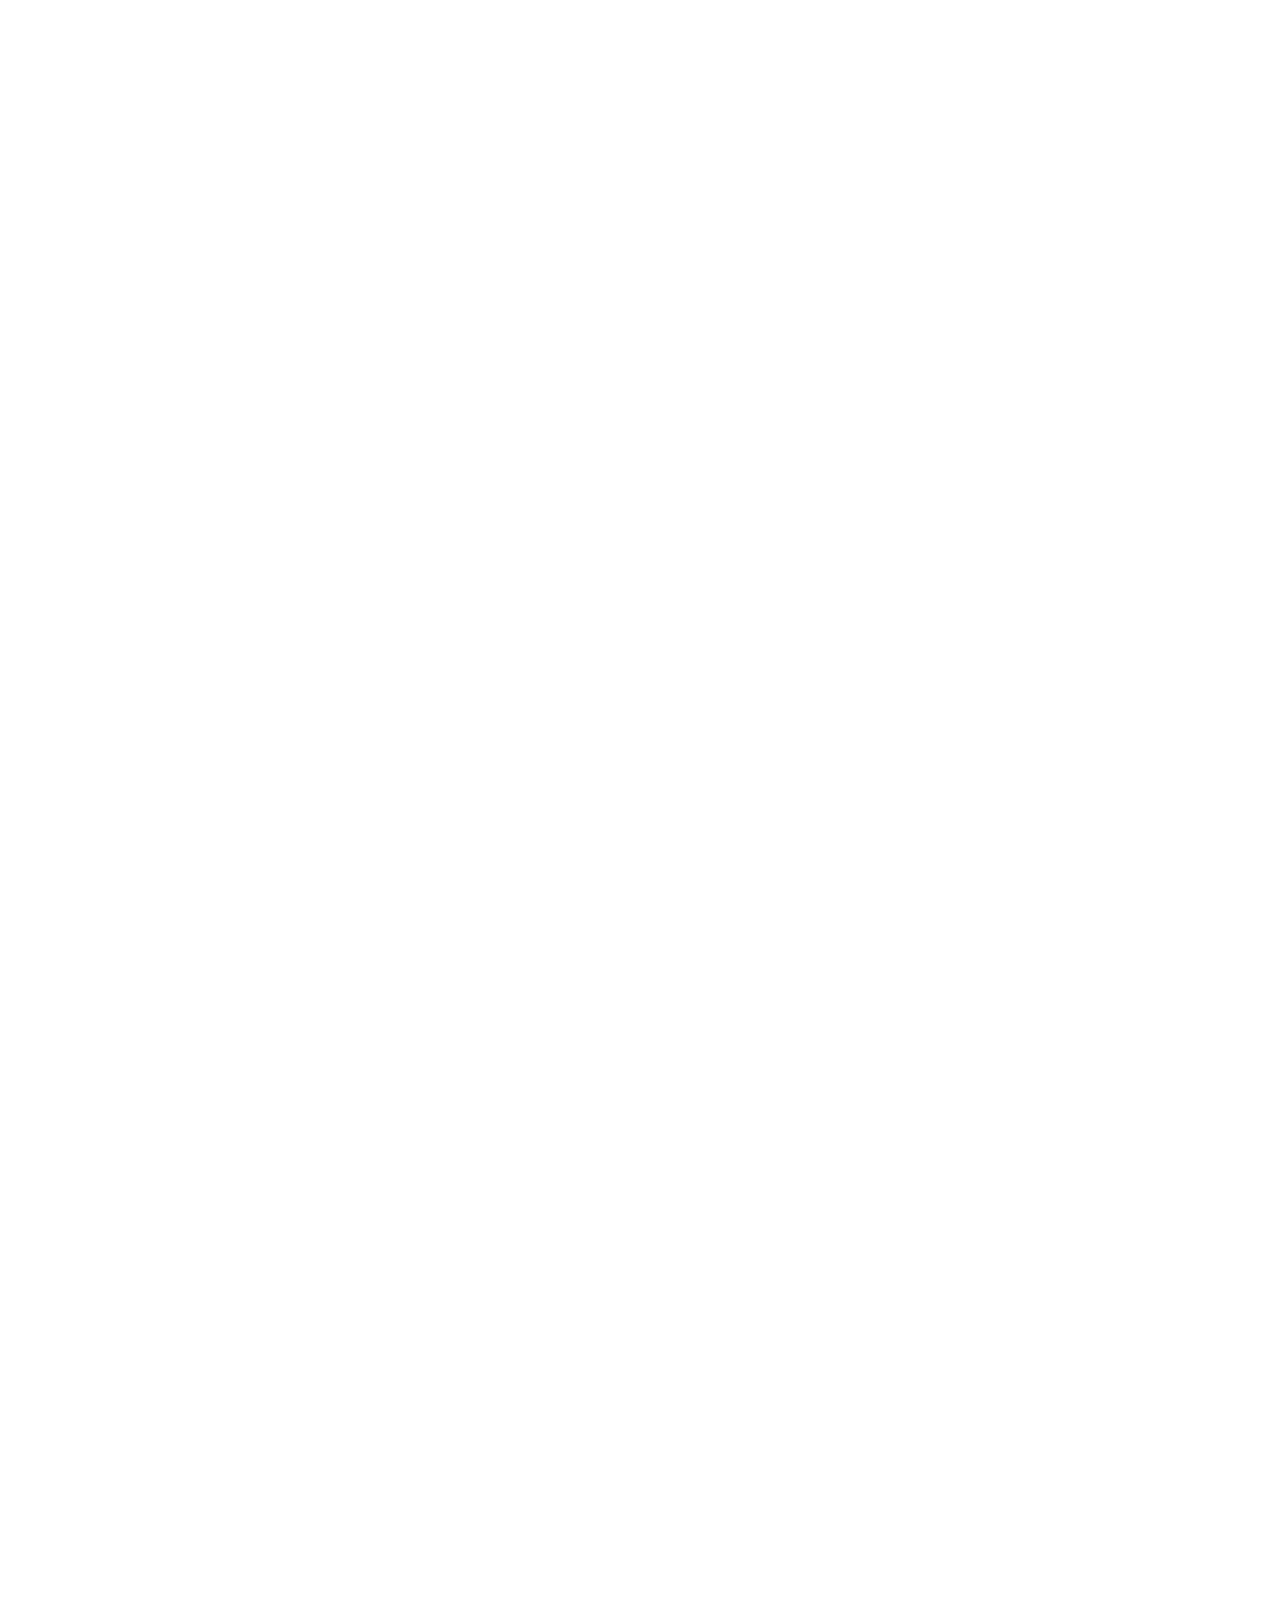
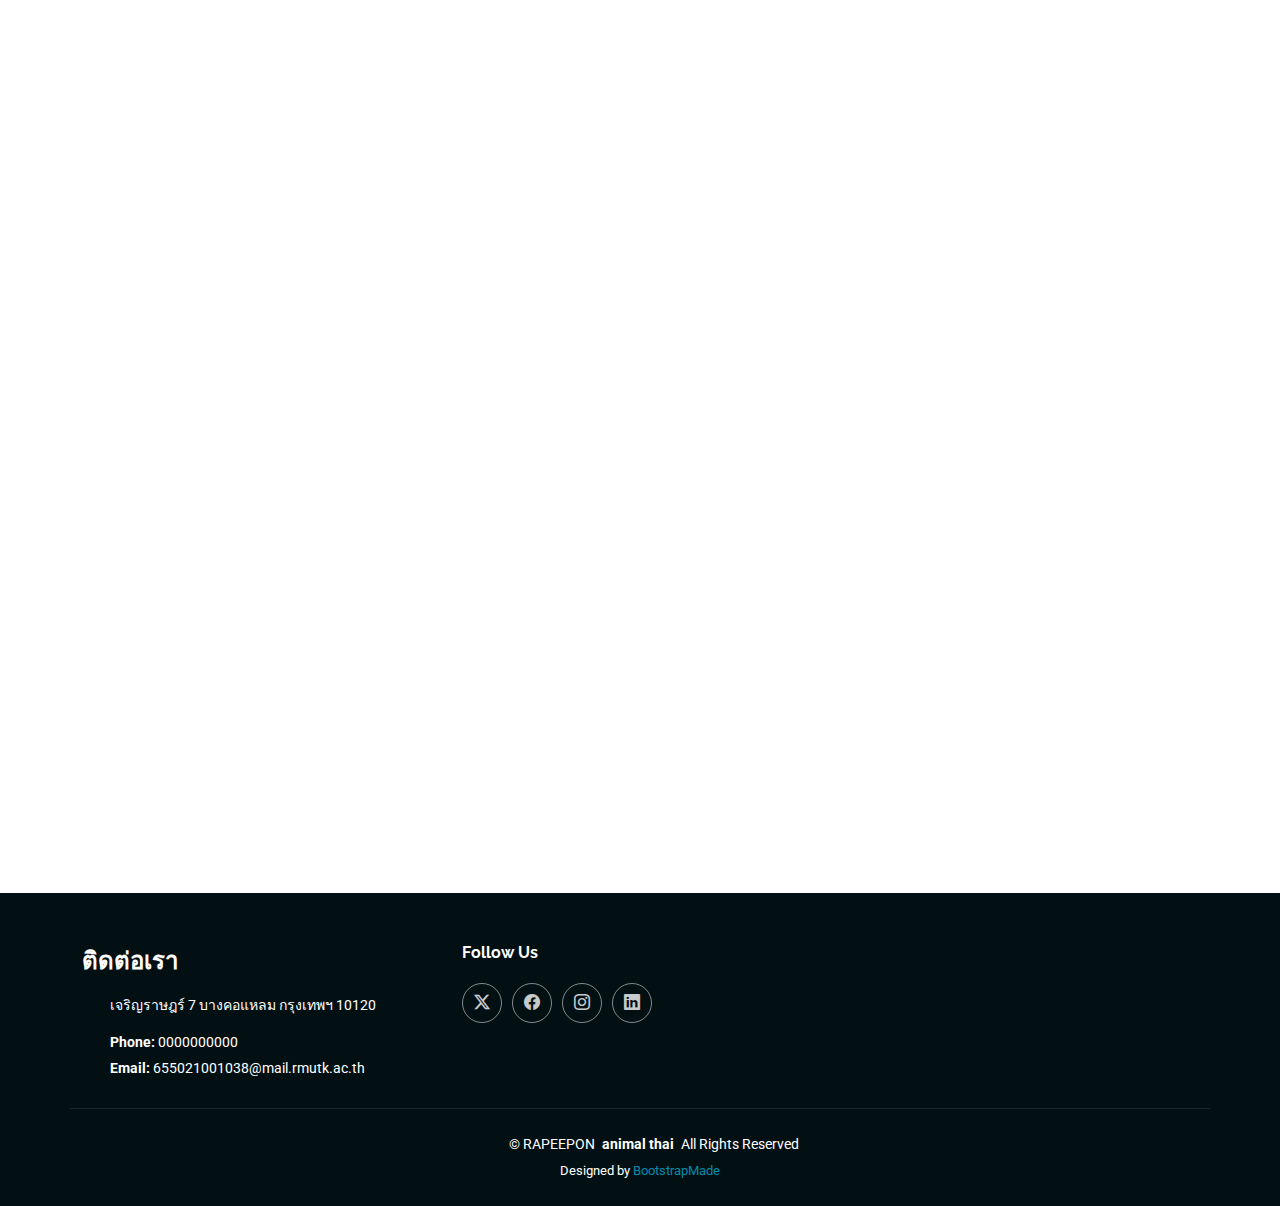
<file: catthai.html>
<!DOCTYPE html>
<html lang="en">

<head>
  <meta charset="utf-8">
  <meta content="width=device-width, initial-scale=1.0" name="viewport">
  <title>แมว</title>
  <meta name="description" content="">
  <meta name="keywords" content="">

  <!-- Favicons -->
  <link href="assets/img/heart.png" rel="icon">
  <link href="assets/img/apple-touch-icon.png" rel="apple-touch-icon">

  <!-- Fonts -->
  <link href="https://fonts.googleapis.com" rel="preconnect">
  <link href="https://fonts.gstatic.com" rel="preconnect" crossorigin>
  <link href="https://fonts.googleapis.com/css2?family=Roboto:ital,wght@0,100;0,300;0,400;0,500;0,700;0,900;1,100;1,300;1,400;1,500;1,700;1,900&family=Poppins:ital,wght@0,100;0,200;0,300;0,400;0,500;0,600;0,700;0,800;0,900;1,100;1,200;1,300;1,400;1,500;1,600;1,700;1,800;1,900&family=Raleway:ital,wght@0,100;0,200;0,300;0,400;0,500;0,600;0,700;0,800;0,900;1,100;1,200;1,300;1,400;1,500;1,600;1,700;1,800;1,900&display=swap" rel="stylesheet">
<link href="https://fonts.googleapis.com/css2?family=K2D:ital,wght@0,100;0,200;0,300;0,400;0,500;0,600;0,700;0,800;1,100;1,200;1,300;1,400;1,500;1,600;1,700;1,800&display=swap" rel="stylesheet">

  <!-- Vendor CSS Files -->
  <link href="assets/vendor/bootstrap/css/bootstrap.min.css" rel="stylesheet">
  <link href="assets/vendor/bootstrap-icons/bootstrap-icons.css" rel="stylesheet">
  <link href="assets/vendor/aos/aos.css" rel="stylesheet">
  <link href="assets/vendor/swiper/swiper-bundle.min.css" rel="stylesheet">
  <link href="assets/vendor/glightbox/css/glightbox.min.css" rel="stylesheet">

  <!-- Main CSS File -->
  <link href="assets/css/main.css" rel="stylesheet">

  <!-- =======================================================
  * Template Name: Tour
  * Template URL: https://bootstrapmade.com/tour-bootstrap-travel-website-template/
  * Updated: Jul 01 2025 with Bootstrap v5.3.7
  * Author: BootstrapMade.com
  * License: https://bootstrapmade.com/license/
  ======================================================== -->
</head>

<body class="catthai">

  <header id="header" class="header d-flex align-items-center fixed-top">
    <div class="header-container container-fluid container-xl position-relative d-flex align-items-center justify-content-between">

      <a href="index.html" class="logo d-flex align-items-center me-auto me-xl-0">
        <!-- Uncomment the line below if you also wish to use an image logo -->
        <!-- <img src="assets/img/logo.webp" alt=""> -->
        <h1 class="sitename">RAPEEPON</h1>
      </a>

      <nav id="navmenu" class="navmenu">
        <ul>
          <li><a href="index.html">หน้าแรก</a></li>
          <li><a href="about.html">เกี่ยวกับ</a></li>
          <li class="dropdown"><a href="dogthai.html"><span>สุนัขพันธ์ุไทย</span> <i class="bi bi-chevron-down toggle-dropdown"></i></a>
            <ul>
              <li><a href="dogthai.html#langarn">หลังอาน</a></li>
              <li><a href="dogthai.html#bangkeaw">บางแก้ว</a></li>
            </ul>
          </li>
          <li class="dropdown"><a href="catthai.html" class="active"><span>แมวพันธุ์ไทย</span> <i class="bi bi-chevron-down toggle-dropdown"></i></a>
            <ul>
              <li><a href="catthai.html#vicheanmad">วิเชียรมาศ</a></li>
              <li><a href="catthai.html#sheesawad">สีสวาด</a></li>
              <li><a href="catthai.html#supharak">ศุภลักษณ์</a></li>
              <li><a href="catthai.html#gornja">โกญจา</a></li>
              <li><a href="catthai.html#khaomanee">ขาวมณี</a></li>
            </ul>
          <li><a href="gallery.html">แกลเลอรี่</a></li>
          </li>
          <li><a href="contact.html">ติดต่อเรา</a></li>
        </ul>
        <i class="mobile-nav-toggle d-xl-none bi bi-list"></i>
      </nav>

      <a class="btn-getstarted" href="catthai.html">Get Started</a>

    </div>
  </header>

  <main class="main">

    <!-- Page Title -->
    <div class="page-title dark-background" data-aos="fade" style="background-image: url(assets/img/cat/cat3.jpg);">
      <div class="container position-relative">
        <h1>แมวพันธ์ุไทย</h1>
        <p>เป็นแมวที่เชื่อว่ามีถิ่นกำเนิดอยู่ในประเทศไทยและถูกบันทึกไว้ในสมุดข่อยโบราณ ว่ามีรูปร่าง ลักษณะและสีสันที่สวยงาม อีกทั้งยังเชื่อว่าหากเลี้ยงแมวไทยมงคลไว้ในบ้านก็จะให้คุณแก่เจ้าของทั้งทรัพย์สิน เงินทอง อำนาจ หรือ บารมี นอกจากนี้แมวไทยยังมีนิสัยอ้อนเก่ง รักบ้าน รักเจ้าของ ฉลาด และ คล่องแคล่วว่องไว</p>
        <nav class="breadcrumbs">
          <ol>
            <li><a href="index.html">หน้าแรก</a></li>
            <li class="current">แมวพันธ์ุไทย</li>
          </ol>
        </nav>
      </div>
    </div><!-- End Page Title -->

    <!-- Travel Tours Section -->
    <section id="catthai" class="travel-tours section">
    <style>
    .image-container {
     display: block;
     margin-left: auto;
     margin-right: auto;
     max-width: 100%;
     height: auto;
    }
    </style>
      <div class="container" data-aos="fade-up" data-aos-delay="100">
      <style> p { text-indent: 2em;}</style>
        <div class="row">
          <div class="list-container">
            <section id="catpanthai">
            <h1>แมวพันธุ์ไทย: มรดกแห่งสยาม คู่บ้านคู่เมือง</h1>
            <p>แมวพันธุ์ไทยเป็นสัตว์เลี้ยงคู่บ้านคู่เมืองของชาวสยามมาตั้งแต่สมัยโบราณกาล มีความผูกพันกับวิถีชีวิตและวัฒนธรรมไทยอย่างลึกซึ้ง ปรากฏในวรรณกรรม ตำราโบราณ และความเชื่อต่างๆ แมวไทยมีลักษณะเด่นที่สง่างาม ฉลาด และมีเสน่ห์เฉพาะตัว ทำให้เป็นที่นิยมทั้งในไทยและต่างประเทศ</p>
          <h2>จำนวนสายพันธุ์แมวไทยหลักและชื่อเรียก</h2>
          <p>ในปัจจุบัน แมวไทยที่ได้รับการยอมรับและอนุรักษ์อย่างเป็นทางการ มักอ้างอิงจาก "สมุดข่อยโบราณ" หรือ "ตำราแมว" ซึ่งกล่าวถึงแมวดี 17 สายพันธุ์ และแมวร้าย 6 สายพันธุ์ (แต่บางตำราก็อาจมีจำนวนที่แตกต่างกันเล็กน้อย)
            ในบรรดา 17 สายพันธุ์แมวดีนั้น ที่ยังคงหลงเหลือและเป็นที่รู้จักแพร่หลายในปัจจุบันมีประมาณ 5-6 สายพันธุ์หลัก ที่มีการเพาะพันธุ์และอนุรักษ์อย่างจริงจัง ได้แก่</p>
          <ol>
            <li>แมววิเชียรมาศ (Siamese Cat): เป็นแมวไทยที่โด่งดังที่สุดในระดับโลก</li>
            <li>แมวสีสวาด (Korat Cat): หรือแมวโคราช</li>
            <li>แมวศุภลักษณ์ (Burmese Cat): หรือแมวทองแดง</li>
            <li>แมวโกญจา (Black Cat): หรือแมวดำปลอด</li>
            <li>แมวขาวมณี (Khao Manee Cat): หรือแมวขาวปลอด</li>
          </ol>
          <p>ส่วนสายพันธุ์อื่นๆ ในตำรา เช่น แมวนิลรัตน์ แมวแซมเสวียด แมวนิลจักร แมวลดาด แมวเก้าแต้ม แมวประลาศ แมวรัตนกำพล แมววิลาศ แมวแหวน เพชร แมวครุฑ แมวปัดเสวียด แมวกระจอก แมวการเวก นั้นบางสายพันธุ์ก็อาจจะสูญหายไปแล้ว หรือพบเห็นได้ยากมาก หรือบางครั้งอาจมีการตีความที่ต่างกันไปตามยุคสมัย</p>
          <h4>ประวัติและความเป็นมา : ถิ่นกำเนิดและการค้นพบ</h4>
          <p>การค้นพบ</p>
          <ul>
            <li>แมววิเชียรมาศ: เป็นแมวที่ถูกนำออกนอกประเทศไทยเป็นสายพันธุ์แรกๆ เชื่อกันว่าถูกนำไปจัดแสดงที่อังกฤษในปี พ.ศ. 2427 (ค.ศ. 1884) และได้รับความนิยมอย่างรวดเร็วจนกลายเป็นสัญลักษณ์ของแมวตะวันออก</li>
            <li>แมวสีสวาด: เป็นแมวที่ได้รับความสนใจจากต่างประเทศในช่วงปลายศตวรรษที่ 19 และต้นศตวรรษที่ 20 โดยมีการตั้งชื่อว่า "โคราช" ตามชื่อจังหวัดที่เป็นถิ่นกำเนิด</li>
            <li>แมวศุภลักษณ์: ถูกนำเข้าสู่สหรัฐอเมริกาในช่วงต้นศตวรรษที่ 20 และกลายเป็นต้นกำเนิดของแมวสายพันธุ์เบอร์มีสในปัจจุบัน</li>
            <li>แมวขาวมณี: เป็นสายพันธุ์ที่เพิ่งได้รับการส่งเสริมและรู้จักในระดับสากลมากขึ้นในช่วงไม่กี่ทศวรรษที่ผ่านมา แม้จะเป็นแมวที่มีมานานในประเทศไทย</li>
            <li>แมวโกญจา: นั้น แม้จะเป็นหนึ่งในสายพันธุ์แมวไทยโบราณที่ปรากฏใน สมุดข่อยโบราณ มาอย่างยาวนาน แต่ในเรื่องของการ "ค้นพบ" หรือ "การถูกนำออกไปเผยแพร่ในต่างประเทศ" เหมือนกับแมววิเชียรมาศ แมวสีสวาด หรือแมวศุภลักษณ์นั้น ไม่พบข้อมูลที่ชัดเจนเท่าสายพันธุ์อื่น</li>
          </ul>
          <h4>ทำไมถึงเป็นแมวพันธุ์ไทย?</h4>
          <p>การที่แมวเหล่านี้ถูกจัดว่าเป็น "แมวพันธุ์ไทย" เพราะ</p>
          <ul>
            <li>ถิ่นกำเนิด: มีหลักฐานทางประวัติศาสตร์และทางพันธุกรรมที่ชัดเจนว่ามีต้นกำเนิดและวิวัฒนาการอยู่ในประเทศไทยมาอย่างยาวนาน ไม่ได้ถูกนำเข้าจากต่างประเทศ</li>
            <li>ลักษณะเฉพาะตัว: แต่ละสายพันธุ์มีลักษณะรูปร่าง สีขน ดวงตา และนิสัยที่เป็นเอกลักษณ์ ซึ่งถูกบันทึกไว้ในตำราโบราณของไทยมาตั้งแต่หลายร้อยปีก่อน</li>
            <li>ความผูกพันกับวัฒนธรรม: แมวเหล่านี้อยู่คู่กับวิถีชีวิตคนไทยมาช้านาน มีบทบาทในความเชื่อ ประเพณี และวรรณกรรมไทย</li>
          </ul>
      </section>
<br>
<hr>
<br>
        
          
          <h4>รูปร่างหน้าตา ลักษณะนิสัยส่วนตัว โรคประจำสายพันธุ์ และวิธีการดูแล</h4><br>
      <img src="./assets/img/cat/vicheanmad.jpg" height="10" class="image-container">
      <p class="text-center caption">วิเชียรมาศ</p>
      <div class="container" data-aos="fade-up" data-aos-delay="100">
      <style> p { text-indent: 2em;}</style>
        <div class="row">
          <div class="list-container">
      <section id="vicheanmad" data-aos="fade-up">
          <h5>แมววิเชียรมาศ</h5>
          <p>รูปร่างหน้าตา</p>
          <ul>
            <li>ลำตัว: ขนาดปานกลาง เพรียว สง่า มีกล้ามเนื้อกระชับ</li>
            <li>ขน: สั้น เรียบ แนบตัว สีครีมอ่อนๆ บริเวณลำตัว</li>
            <li>แต้มสี: มีสีเข้ม(น้ำตาลเข้มเกือบดำ) บริเวณหน้า, ใบหู, ปลายเท้าทั้งสี่, และหาง สีแต้มจะเข้มขึ้นตามอายุและอุณหภูมิที่เย็นลง</li>
            <li>ดวงตา: รูปอัลมอนด์ สีฟ้าสดใส และเป็นประกาย (ถือเป็นเอกลักษณ์สำคัญ)</li>
            <li>ศีรษะ: รูปสามเหลี่ยม ปลายแหลม</li>
            <li>หาง: ยาวเรียว ปลายแหลม อาจมีรอยหักที่ปลายหาง (ซึ่งในอดีตถือเป็นลักษณะดี แต่ในมาตรฐานสากลปัจจุบันถือเป็นข้อบกพร่อง)</li>
          </ul>
          <p>ลักษณะนิสัยส่วนตัว</p>
          <ul>
            <li>ฉลาดและซน: เรียนรู้เร็ว ขี้เล่น อยากรู้อยากเห็น</li>
            <li>เสียงดังและขี้อ้อน: ชอบส่งเสียงร้องเพื่อเรียกร้องความสนใจ และชอบอยู่ใกล้ชิดกับเจ้าของ</li>
            <li>ขี้หวงและติดเจ้าของ: มีความผูกพันกับเจ้าของมาก อาจแสดงอาการหวงเจ้าของได้</li>
            <li>เข้ากับเด็กและสัตว์เลี้ยงอื่นได้ดี: หากได้รับการฝึกและการเข้าสังคมตั้งแต่เด็ก</li>
          </ul>
          <p>โรคประจำสายพันธุ์</p>
          <ul>
            <li>โรคตา: อาจพบปัญหาสายตา เช่น ตาส่อน หรือต้อกระจก (พบได้น้อยลงในสายพันธุ์ที่ได้รับการเพาะพันธุ์อย่างดี)</li>
            <li>โรคระบบทางเดินหายใจ: อาจมีความเสี่ยงต่อโรคหอบหืดได้บ้าง</li>
            <li>Amyloidosis: โรคที่เกิดจากการสะสมโปรตีนผิดปกติในอวัยวะต่างๆ</li>
          </ul>
          <p>วิธีการดูแล</p>
          <ul>
            <li>อาหาร: ให้อาหารแมวคุณภาพดี เหมาะสมกับวัยและกิจกรรม</li>
            <li>ดูแลขน: ขนสั้นดูแลไม่ยาก แปรงขนสัปดาห์ละ 1-2 ครั้ง</li>
            <li>การเล่น: ต้องการการเล่นและการกระตุ้นทางความคิดสูง ควรมีของเล่นหลากหลาย</li>
            <li>ความรักความสนใจ: เป็นแมวที่ต้องการความรักและความเอาใจใส่จากเจ้าของมาก ไม่ควรปล่อยให้อยู่ลำพังนานๆ</li>
          </ul>
          <p>ความเชื่อหลักเกี่ยวกับแมวดี (นำโชคลาภ)</p>
          <li>แมววิเชียรมาศ: ถือเป็นแมวแห่งความรุ่งเรืองและโชคลาภ เชื่อว่าจะนำพาเงินทอง อำนาจ และความมั่งคั่งมาให้แก่ผู้เลี้ยง และยังช่วยขับไล่สิ่งชั่วร้ายได้ด้วย</li>
          </div>
        </div>
      </div>
      </section>
<br>
<hr>
<br>


      <img src="./assets/img/cat/korat.jpg" height="10" class="image-container">
      <p class="text-center caption">สีสวาด</p>
      <div class="container" data-aos="fade-up" data-aos-delay="100">
      <style> p { text-indent: 2em;}</style>
        <div class="row">
          <div class="list-container">
      <section id="sheesawad">
          <h4>แมวสีสวาด</h4>
          <p>รูปร่างหน้าตา</p>
          <ul>
            <li>ลำตัว: ขนาดปานกลาง เพรียวแต่แข็งแรง มีกล้ามเนื้อ</li>
            <li>ขน: สั้น แนบตัว สีเทาอมฟ้านวลๆ ตลอดทั้งตัว (สีสวาด) ปลายขนแต่ละเส้นมีสีเงินสะท้อนแสง ทำให้ดูเหมือนมีประกายเงินยามเคลื่อนไหว (ลักษณะพิเศษเรียกว่า Silvertip)</li>
            <li>ดวงตา: กลมโต สีเขียวสดใส (ในลูกแมวอาจเป็นสีอำพันก่อนจะเปลี่ยนเป็นสีเขียวเมื่อโตเต็มที่)</li>
            <li>ศีรษะ: รูปหัวใจเมื่อมองจากด้านหน้า</li>
            <li>จมูกและริมฝีปาก: สีม่วงอมเทา</li>
          </ul>
          <p>ลักษณะนิสัยส่วนตัว</p>
          <ul>
            <li>ฉลาดและอ่อนโยน: เป็นแมวที่ฉลาดมาก มีความสุภาพและรักสงบ</li>
            <li>เงียบและไม่ค่อยส่งเสียง: เมื่อเทียบกับวิเชียรมาศ</li>
            <li>ภักดีและผูกพันกับเจ้าของ: เลือกผูกพันกับคนเพียงไม่กี่คนในบ้าน</li>
            <li>หวงถิ่นและไม่ชอบการเปลี่ยนแปลง: อาจไม่เป็นมิตรกับคนแปลกหน้าหรือสัตว์เลี้ยงใหม่ๆ ในบ้าน</li>
            <li>ไม่ชอบเสียงดัง: มีประสาทสัมผัสที่ดี จึงไม่ชอบเสียงดังหรือสภาพแวดล้อมที่วุ่นวาย</li>
          </ul>
          <p>โรคประจำสายพันธุ์</p>
          <ul>
            <li>Gangliosidosis: เป็นโรคทางพันธุกรรมที่เกี่ยวข้องกับระบบประสาท</li>
            <li>โดยรวมเป็นแมวที่แข็งแรง มีอายุยืน</li>
          </ul>
          <p>วิธีการดูแล</p>
          <ul>
            <li>อาหาร: ให้อาหารแมวคุณภาพดี</li>
            <li>ดูแลขน: ขนสั้นดูแลรักษาง่าย แปรงขนสัปดาห์ละครั้งก็เพียงพอ</li>
            <li>สภาพแวดล้อม: ต้องการสภาพแวดล้อมที่เงียบสงบและมั่นคง</li>
            <li>ความรัก: แม้จะดูเงียบๆ แต่ก็ต้องการความรักความผูกพันจากเจ้าของ</li>
          </ul>
          <p>ความเชื่อหลักเกี่ยวกับแมวดี (นำโชคลาภ)</p>
            <li>แมวสีสวาด (แมวโคราช): เชื่อว่าเป็นแมวแห่งโชคลาภและความอุดมสมบูรณ์ในพืชพรรณธัญญาหาร นิยมเลี้ยงเพื่อเสริมสิริมงคลในด้านการค้าขายและการเกษตร และยังเชื่อว่านำความสุขมาให้คู่บ่าวสาว</li>
      </section>
<br>
<hr>
<br>


      <img src="./assets/img/cat/supharak.jpg" height="10" class="image-container">
      <p class="text-center caption">ศุภลักษณ์</p>
      <section id="supharak">
          <h4>แมวศุภลักษณ์</h4>
          <p>รูปร่างหน้าตา</p>
          <ul>
            <li>ลำตัว: ขนาดปานกลาง แข็งแรงและมีกล้ามเนื้อแน่น ตัวหนักกว่าที่ตาเห็น</li>
            <li>ขน: สั้น ละเอียด แนบตัว สีน้ำตาลเข้มทั่วทั้งตัว (สีทองแดง) อาจมีสีเข้มกว่าที่ปลายจมูก หู หรือเท้าเล็กน้อย แต่โดยรวมเป็นสีโทนเดียวกัน</li>
            <li>ดวงตา: กลมโต สีเหลืองอำพันถึงสีทอง (เป็นเอกลักษณ์สำคัญ)</li>
            <li>ศีรษะ: กลมมน</li>
          </ul>
          <p>ลักษณะนิสัยส่วนตัว</p>
        <ul>
          <li>ขี้เล่นและร่าเริง: เป็นแมวที่กระตือรือร้น ชอบเล่นและสำรวจ</li>
          <li>ขี้อ้อนและเข้ากับคนง่าย: ชอบอยู่ใกล้ชิดกับเจ้าของมาก เป็นมิตรกับคนแปลกหน้าและสัตว์เลี้ยงอื่นๆ ได้ดี</li>
          <li>ฉลาดและปรับตัวเก่ง: เรียนรู้เร็วและสามารถปรับตัวเข้ากับสภาพแวดล้อมใหม่ๆ ได้ดี</li>
          <li>พลังงานสูง: ต้องการการเล่นและกิจกรรมที่เพียงพอ</li>
        </ul>
        <p>โรคประจำสายพันธุ์</p>
        <ul>
          <li>Hypokalemic Polymyopathy: ภาวะกล้ามเนื้ออ่อนแรงจากโพแทสเซียมต่ำ</li>
          <li>Burmese Head Defect: ความผิดปกติของกะโหลกศีรษะ (พบได้น้อยมาก)</li>
          <li>อาจมีความเสี่ยงต่อโรคเบาหวานและโรคไตบางชนิด</li>
        </ul>
        <p>วิธีการดูแล</p>
        <ul>
          <li>อาหาร: ให้อาหารแมวคุณภาพดี</li>
          <li>ดูแลขน: ขนสั้นดูแลไม่ยาก แปรงขนสัปดาห์ละ 1-2 ครั้ง</li>
          <li>การเล่น: ควรมีของเล่นและกิจกรรมให้ทำอย่างสม่ำเสมอ</li>
          <li>ความผูกพัน: ต้องการความสนใจและปฏิสัมพันธ์จากเจ้าของสูง</li>
        </ul>
        <p>ความเชื่อหลักเกี่ยวกับแมวดี (นำโชคลาภ)</p>
          <li>แมวศุภลักษณ์ (แมวทองแดง): เชื่อว่าช่วยเสริมบารมี ยศถาบรรดาศักดิ์ และความร่ำรวยให้แก่เจ้าของ ทำให้มีทรัพย์สินเพิ่มพูน</li>
     </section>
<br>
<hr>
<br>


      <img src="./assets/img/cat/gornja.png" height="10" class="image-container">
      <p class="text-center caption">โกญจา</p>
      <section id="gornja">
        <h4>แมวโกญจา</h4>
        <p>รูปร่างหน้าตา</p>
        <ul>
          <li>ลำตัว: ขนาดปานกลาง เพรียวสง่า</li>
          <li>ขน: สั้น ละเอียด แนบตัว สีดำสนิทตลอดทั้งตัว ไม่มีสีอื่นแซมเลย</li>
          <li>ดวงตา: สีเหลืองอำพัน หรือสีทอง (ตามตำราโบราณอาจกล่าวถึงสีเขียวก็มี)</li>
          <li>จมูกและริมฝีปาก: สีดำ</li>
        </ul>
        <p>ลักษณะนิสัยส่วนตัว</p>
        <ul>
          <li>ฉลาดและว่องไว: มีความปราดเปรียวและคล่องแคล่ว </li>
          <li>รักสงบ: เป็นแมวที่ค่อนข้างเงียบและสุภาพ</li>
          <li>ซื่อสัตย์: มีความผูกพันกับเจ้าของ</li>
          <li>ลึกลับ: ด้วยสีขนที่ดำสนิท ทำให้ดูมีเสน่ห์ลึกลับ</li>
        </ul>
        <p>โรคประจำสายพันธุ์</p>
        <ul>
          <li>โดยทั่วไปถือเป็นแมวที่แข็งแรง ไม่พบโรคทางพันธุกรรมเฉพาะเจาะจงที่โดดเด่น</li>
        </ul>
        <p>วิธีการดูแล</p>
        <ul>
          <li>อาหาร: ให้อาหารแมวคุณภาพดี</li>
          <li>ดูแลขน: ขนสั้นดูแลรักษาง่าย แปรงขนสัปดาห์ละครั้งก็พอ</li>
          <li>ความรัก: มอบความรักและความอบอุ่นให้เพียงพอ</li>
        </ul>
        <p>ความเชื่อหลักเกี่ยวกับแมวดี (นำโชคลาภ)</p>
          <li>แมวโกญจา (แมวดำปลอด): แม้จะเป็นแมวดำ แต่ตามความเชื่อโบราณถือเป็นแมวดีที่จะนำพาโชคลาภ ป้องกันภูตผีปีศาจ และสิ่งอัปมงคลต่างๆ ไม่ให้เข้ามาใกล้บ้านเรือนได้</li>
      </section>
<br>
<hr>
<br>


      <img src="./assets/img/cat/khaomanee.jpg" height="10" class="image-container">
      <p class="text-center caption">ขาวมณี</p>
      <section id="khaomanee">
          <h4>แมวขาวมณี</h4>
        <p>รูปร่างหน้าตา</p>
        <ul>
          <li>ลำตัว: ขนาดปานกลาง รูปร่างสมส่วน แข็งแรง</li>
          <li>ขน: สั้น แนบตัว สีขาวบริสุทธิ์ตลอดทั้งตัว ไม่มีแต้มสีหรือลวดลายใดๆ เลย</li>
          <li>ดวงตา: เป็นเอกลักษณ์สำคัญ มี 2 แบบคือ</li>
                <ul>
                  <li>ตาเพชร (Odd-eyed): ข้างหนึ่งสีฟ้า ข้างหนึ่งสีเหลืองอำพัน/ทอง (เป็นที่นิยมและหายากที่สุด)</li>
                  <li>ตาสีฟ้า (Blue-eyed): ทั้งสองข้างเป็นสีฟ้า</li>
                  <li>ตาสีเหลืองอำพัน/ทอง (Gold-eyed): ทั้งสองข้างเป็นสีเหลืองอำพัน/ทอง</li>
                </ul>
          <li>ศีรษะ: รูปหัวใจ หรือรูปสามเหลี่ยม</li>
          <li>จมูก ริมฝีปาก และอุ้งเท้า: สีชมพู</li>
        </ul>
        <p>ลักษณะนิสัยส่วนตัว</p>
        <ul>
          <li>ฉลาดและขี้เล่น: มีความขี้เล่น ซุกซน และอยากรู้อยากเห็น</li>
          <li>ขี้อ้อนและเข้ากับคนง่าย: เป็นแมวที่ชอบเรียกร้องความสนใจและเข้ากับคนในครอบครัวได้ดีมาก</li>
          <li>สื่อสารเก่ง: ชอบส่งเสียงร้องคล้าย "เมี้ยว" เพื่อพูดคุยกับเจ้าของ</li>
          <li>ชอบสำรวจ: ชอบออกสำรวจสิ่งรอบตัว</li>
        </ul>
        <p>โรคประจำสายพันธุ์</p>
        <ul>
          <li>หูหนวก: เป็นปัญหาที่พบบ่อยในแมวขาวมณี โดยเฉพาะในแมวตาฟ้า หรือแมวตาสองสี (ข้างที่เป็นตาสีฟ้า) เนื่องจากยีนที่ควบคุมสีขนสีขาวและสีตาฟ้ามีความเชื่อมโยงกับความผิดปกติของหูชั้นใน</li>
          <li>โรคผิวหนัง: เนื่องจากผิวหนังเป็นสีชมพู อาจไวต่อแสงแดดและมีความเสี่ยงต่อมะเร็งผิวหนังได้ หากสัมผัสแดดจัดเป็นเวลานาน</li>
        </ul>
        <p>วิธีการดูแล</p>
        <ul>
          <li>อาหาร: ให้อาหารแมวคุณภาพดี</li>
          <li>ดูแลขน: ขนสั้นดูแลไม่ยาก แปรงขนสัปดาห์ละ 1-2 ครั้ง</li>
          <li>การดูแลหู: หากเป็นแมวหูหนวก ต้องดูแลและปกป้องเป็นพิเศษ ไม่ปล่อยให้อยู่ในที่อันตรายโดยลำพัง และต้องใช้การสื่อสารด้วยภาษากาย</li>
          <li>การป้องกันแสงแดด: หลีกเลี่ยงการปล่อยให้อยู่กลางแดดจัดเป็นเวลานาน</li>
          <li>ความรักและเล่น: เป็นแมวที่ต้องการการเล่นและการปฏิสัมพันธ์กับเจ้าของสูง</li>
        </ul>
        <p>ความเชื่อหลักเกี่ยวกับแมวดี (นำโชคลาภ)</p>
          <li>แมวขาวมณี (แมวขาวปลอด): เป็นแมวที่บริสุทธิ์ผุดผ่อง เชื่อว่าจะนำพาความสุข ความเจริญ ความสำเร็จมาสู่ผู้เลี้ยง และยังช่วยให้รอดพ้นจากภัยอันตรายต่างๆ โดยเฉพาะแมวขาวมณีตาเพชร (ตาสองสี) ถือเป็นแมวที่หายากและเป็นสิริมงคลอย่างยิ่ง</li>
        <br>
          <p>โดยสรุปแล้ว แมวพันธุ์ไทยทุกสายพันธุ์ล้วนมีเสน่ห์และความเป็นเอกลักษณ์เฉพาะตัวที่ควรค่าแก่การอนุรักษ์และส่งเสริมให้เป็นที่รู้จักต่อไปครับ การทำความเข้าใจประวัติ รูปร่างหน้าตา นิสัย และความต้องการของแต่ละสายพันธุ์ จะช่วยให้เราสามารถดูแลพวกเขาได้อย่างเหมาะสมและมีความสุขร่วมกันครับ</p>
        </div>
        </div>
      </section>
  </main>

<footer id="footer" class="footer position-relative dark-background">

    <div class="container footer-top">
      <div class="row gy-4">
        <div class="col-lg-4 col-md-6 footer-about">
          <a href="index.html" class="d-flex align-items-center">
            <span class="sitename">ติดต่อเรา</span>
          </a>
          <div class="footer-contact pt-3">
            <p>เจริญราษฎร์ 7 บางคอแหลม กรุงเทพฯ 10120</p>
            <p class="mt-3"><strong>Phone:</strong> <span>0000000000</span></p>
            <p><strong>Email:</strong> <span>655021001038@mail.rmutk.ac.th</span></p>
          </div>
        </div>

        <div class="col-lg-4 col-md-12">
          <h4>Follow Us</h4>
          <div class="social-links d-flex">
            <a href=""><i class="bi bi-twitter-x"></i></a>
            <a href=""><i class="bi bi-facebook"></i></a>
            <a href=""><i class="bi bi-instagram"></i></a>
            <a href=""><i class="bi bi-linkedin"></i></a>
          </div>
        </div>

      </div>
    </div>

    <div class="container copyright text-center mt-4">
      <p>© <span>RAPEEPON</span> <strong class="px-1 sitename">animal thai</strong> <span>All Rights Reserved</span></p>
      <div class="credits">
        <!-- All the links in the footer should remain intact. -->
        <!-- You can delete the links only if you've purchased the pro version. -->
        <!-- Licensing information: https://bootstrapmade.com/license/ -->
        <!-- Purchase the pro version with working PHP/AJAX contact form: [buy-url] -->
        Designed by <a href="https://bootstrapmade.com/">BootstrapMade</a>
      </div>
    </div>

  </footer>

  <!-- Scroll Top -->
  <a href="#" id="scroll-top" class="scroll-top d-flex align-items-center justify-content-center"><i class="bi bi-arrow-up-short"></i></a>

  <!-- Preloader -->
  <div id="preloader"></div>

  <!-- Vendor JS Files -->
  <script src="assets/vendor/bootstrap/js/bootstrap.bundle.min.js"></script>
  <script src="assets/vendor/php-email-form/validate.js"></script>
  <script src="assets/vendor/aos/aos.js"></script>
  <script src="assets/vendor/purecounter/purecounter_vanilla.js"></script>
  <script src="assets/vendor/swiper/swiper-bundle.min.js"></script>
  <script src="assets/vendor/isotope-layout/isotope.pkgd.min.js"></script>
  <script src="assets/vendor/imagesloaded/imagesloaded.pkgd.min.js"></script>
  <script src="assets/vendor/glightbox/js/glightbox.min.js"></script>

  <!-- Main JS File -->
  <script src="assets/js/main.js"></script>

</body>

</html>
</file>
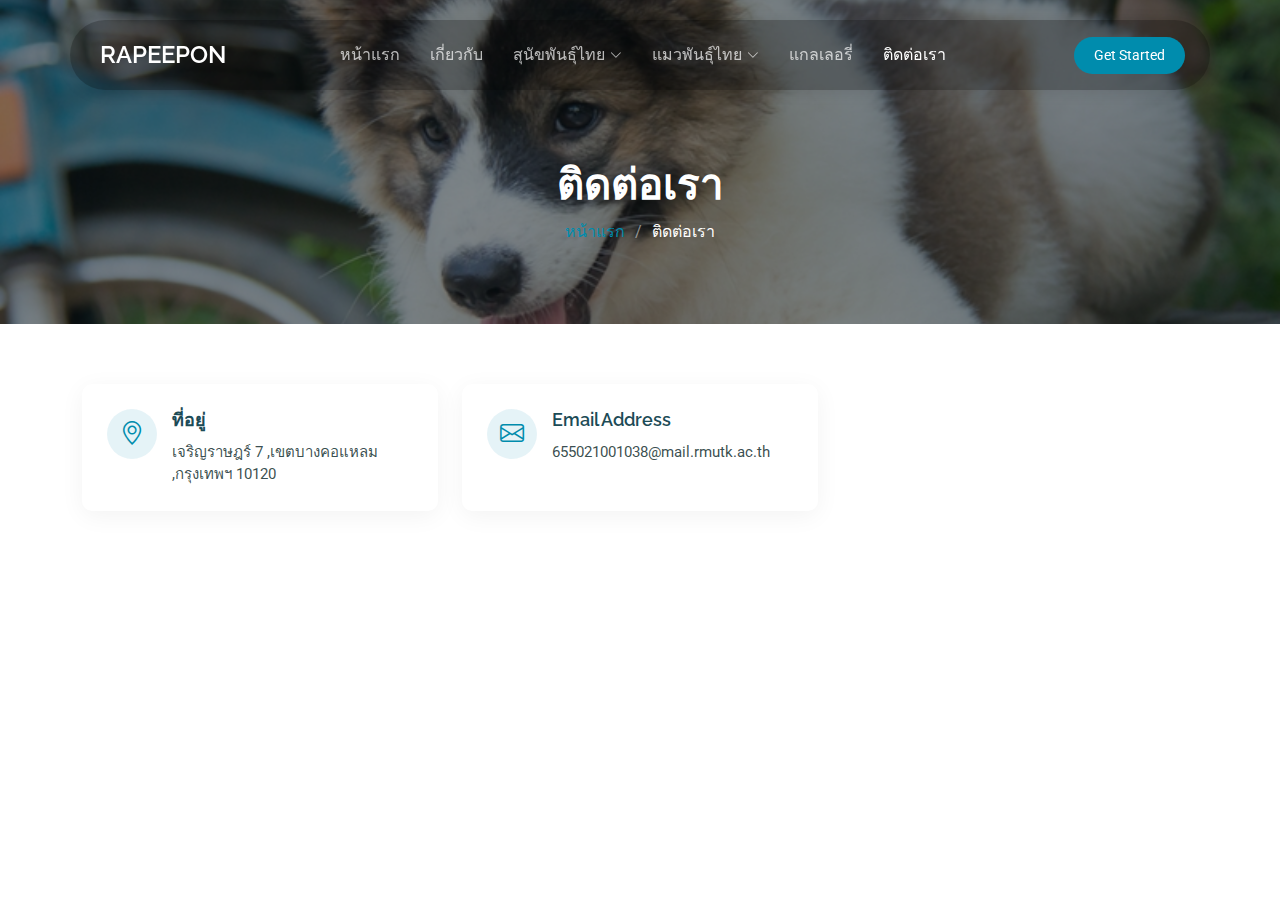
<file: contact.html>
<!DOCTYPE html>
<html lang="en">

<head>
  <meta charset="utf-8">
  <meta content="width=device-width, initial-scale=1.0" name="viewport">
  <title>ติดต่อ</title>
  <meta name="description" content="">
  <meta name="keywords" content="">

  <!-- Favicons -->
  <link href="assets/img/heart.png" rel="icon">
  <link href="assets/img/apple-touch-icon.png" rel="apple-touch-icon">

  <!-- Fonts -->
  <link href="https://fonts.googleapis.com" rel="preconnect">
  <link href="https://fonts.gstatic.com" rel="preconnect" crossorigin>
  <link href="https://fonts.googleapis.com/css2?family=Roboto:ital,wght@0,100;0,300;0,400;0,500;0,700;0,900;1,100;1,300;1,400;1,500;1,700;1,900&family=Poppins:ital,wght@0,100;0,200;0,300;0,400;0,500;0,600;0,700;0,800;0,900;1,100;1,200;1,300;1,400;1,500;1,600;1,700;1,800;1,900&family=Raleway:ital,wght@0,100;0,200;0,300;0,400;0,500;0,600;0,700;0,800;0,900;1,100;1,200;1,300;1,400;1,500;1,600;1,700;1,800;1,900&display=swap" rel="stylesheet">
<link href="https://fonts.googleapis.com/css2?family=K2D:ital,wght@0,100;0,200;0,300;0,400;0,500;0,600;0,700;0,800;1,100;1,200;1,300;1,400;1,500;1,600;1,700;1,800&display=swap" rel="stylesheet">

  <!-- Vendor CSS Files -->
  <link href="assets/vendor/bootstrap/css/bootstrap.min.css" rel="stylesheet">
  <link href="assets/vendor/bootstrap-icons/bootstrap-icons.css" rel="stylesheet">
  <link href="assets/vendor/aos/aos.css" rel="stylesheet">
  <link href="assets/vendor/swiper/swiper-bundle.min.css" rel="stylesheet">
  <link href="assets/vendor/glightbox/css/glightbox.min.css" rel="stylesheet">

  <!-- Main CSS File -->
  <link href="assets/css/main.css" rel="stylesheet">

  <!-- =======================================================
  * Template Name: Tour
  * Template URL: https://bootstrapmade.com/tour-bootstrap-travel-website-template/
  * Updated: Jul 01 2025 with Bootstrap v5.3.7
  * Author: BootstrapMade.com
  * License: https://bootstrapmade.com/license/
  ======================================================== -->
</head>

<body class="contact-page">

  <header id="header" class="header d-flex align-items-center fixed-top">
    <div class="header-container container-fluid container-xl position-relative d-flex align-items-center justify-content-between">

      <a href="index.html" class="logo d-flex align-items-center me-auto me-xl-0">
        <!-- Uncomment the line below if you also wish to use an image logo -->
        <!-- <img src="assets/img/logo.webp" alt=""> -->
        <h1 class="sitename">RAPEEPON</h1>
      </a>

      <nav id="navmenu" class="navmenu">
        <ul>
          <li><a href="index.html">หน้าแรก</a></li>
          <li><a href="about.html">เกี่ยวกับ</a></li>
          <li class="dropdown active"><a href="dogthai.html"><span>สุนัขพันธ์ุไทย</span> <i class="bi bi-chevron-down toggle-dropdown"></i></a>
            <ul>
              <li><a href="dogthai.html#langarn">หลังอาน</a></li>
              <li><a href="dogthai.html#bangkeaw">บางแก้ว</a></li>
            </ul>
          </li>
          <li class="dropdown active"><a href="catthai.html"><span>แมวพันธุ์ไทย</span> <i class="bi bi-chevron-down toggle-dropdown"></i></a>
            <ul>
              <li><a href="catthai.html#vicheanmad">วิเชียรมาศ</a></li>
              <li><a href="catthai.html#sheesawad">สีสวาด</a></li>
              <li><a href="catthai.html#supharak">ศุภลักษณ์</a></li>
              <li><a href="catthai.html#gornja">โกญจา</a></li>
              <li><a href="catthai.html#khaomanee">ขาวมณี</a></li>
            </ul>
          <li><a href="gallery.html">แกลเลอรี่</a></li>
          </li>
          <li><a href="contact.html" class="active">ติดต่อเรา</a></li>
        </ul>
        <i class="mobile-nav-toggle d-xl-none bi bi-list"></i>
      </nav>

      <a class="btn-getstarted" href="contact.html">Get Started</a>

    </div>
  </header>

  <main class="main">

    <!-- Page Title -->
    <div class="page-title dark-background" data-aos="fade" style="background-image: url(assets/img/dog/bang4.jpg);">
      <div class="container position-relative">
        <h1>ติดต่อเรา</h1>
        <nav class="breadcrumbs">
          <ol>
            <li><a href="index.html">หน้าแรก</a></li>
            <li class="current">ติดต่อเรา</li>
          </ol>
        </nav>
      </div>
    </div><!-- End Page Title -->

    <!-- Contact Section -->
    <section id="contact" class="contact section">

      <div class="container" data-aos="fade-up" data-aos-delay="100">

        <!-- Contact Info Boxes -->
        <div class="row gy-4 mb-5">
          <div class="col-lg-4" data-aos="fade-up" data-aos-delay="100">
            <div class="contact-info-box">
              <div class="icon-box">
                <i class="bi bi-geo-alt"></i>
              </div>
              <div class="info-content">
                <h4>ที่อยู่</h4>
                <p>เจริญราษฎร์ 7 ,เขตบางคอแหลม ,กรุงเทพฯ 10120</p>
              </div>
            </div>
          </div>

          <div class="col-lg-4" data-aos="fade-up" data-aos-delay="200">
            <div class="contact-info-box">
              <div class="icon-box">
                <i class="bi bi-envelope"></i>
              </div>
              <div class="info-content">
                <h4>Email Address</h4>
                <p>655021001038@mail.rmutk.ac.th</p>

              </div>
            </div>
          </div>

      </div>

       
  </footer>

  <!-- Scroll Top -->
  <a href="#" id="scroll-top" class="scroll-top d-flex align-items-center justify-content-center"><i class="bi bi-arrow-up-short"></i></a>

  <!-- Preloader -->
  <div id="preloader"></div>

  <!-- Vendor JS Files -->
  <script src="assets/vendor/bootstrap/js/bootstrap.bundle.min.js"></script>
  <script src="assets/vendor/php-email-form/validate.js"></script>
  <script src="assets/vendor/aos/aos.js"></script>
  <script src="assets/vendor/purecounter/purecounter_vanilla.js"></script>
  <script src="assets/vendor/swiper/swiper-bundle.min.js"></script>
  <script src="assets/vendor/isotope-layout/isotope.pkgd.min.js"></script>
  <script src="assets/vendor/imagesloaded/imagesloaded.pkgd.min.js"></script>
  <script src="assets/vendor/glightbox/js/glightbox.min.js"></script>

  <!-- Main JS File -->
  <script src="assets/js/main.js"></script>

</body>

</html>
</file>
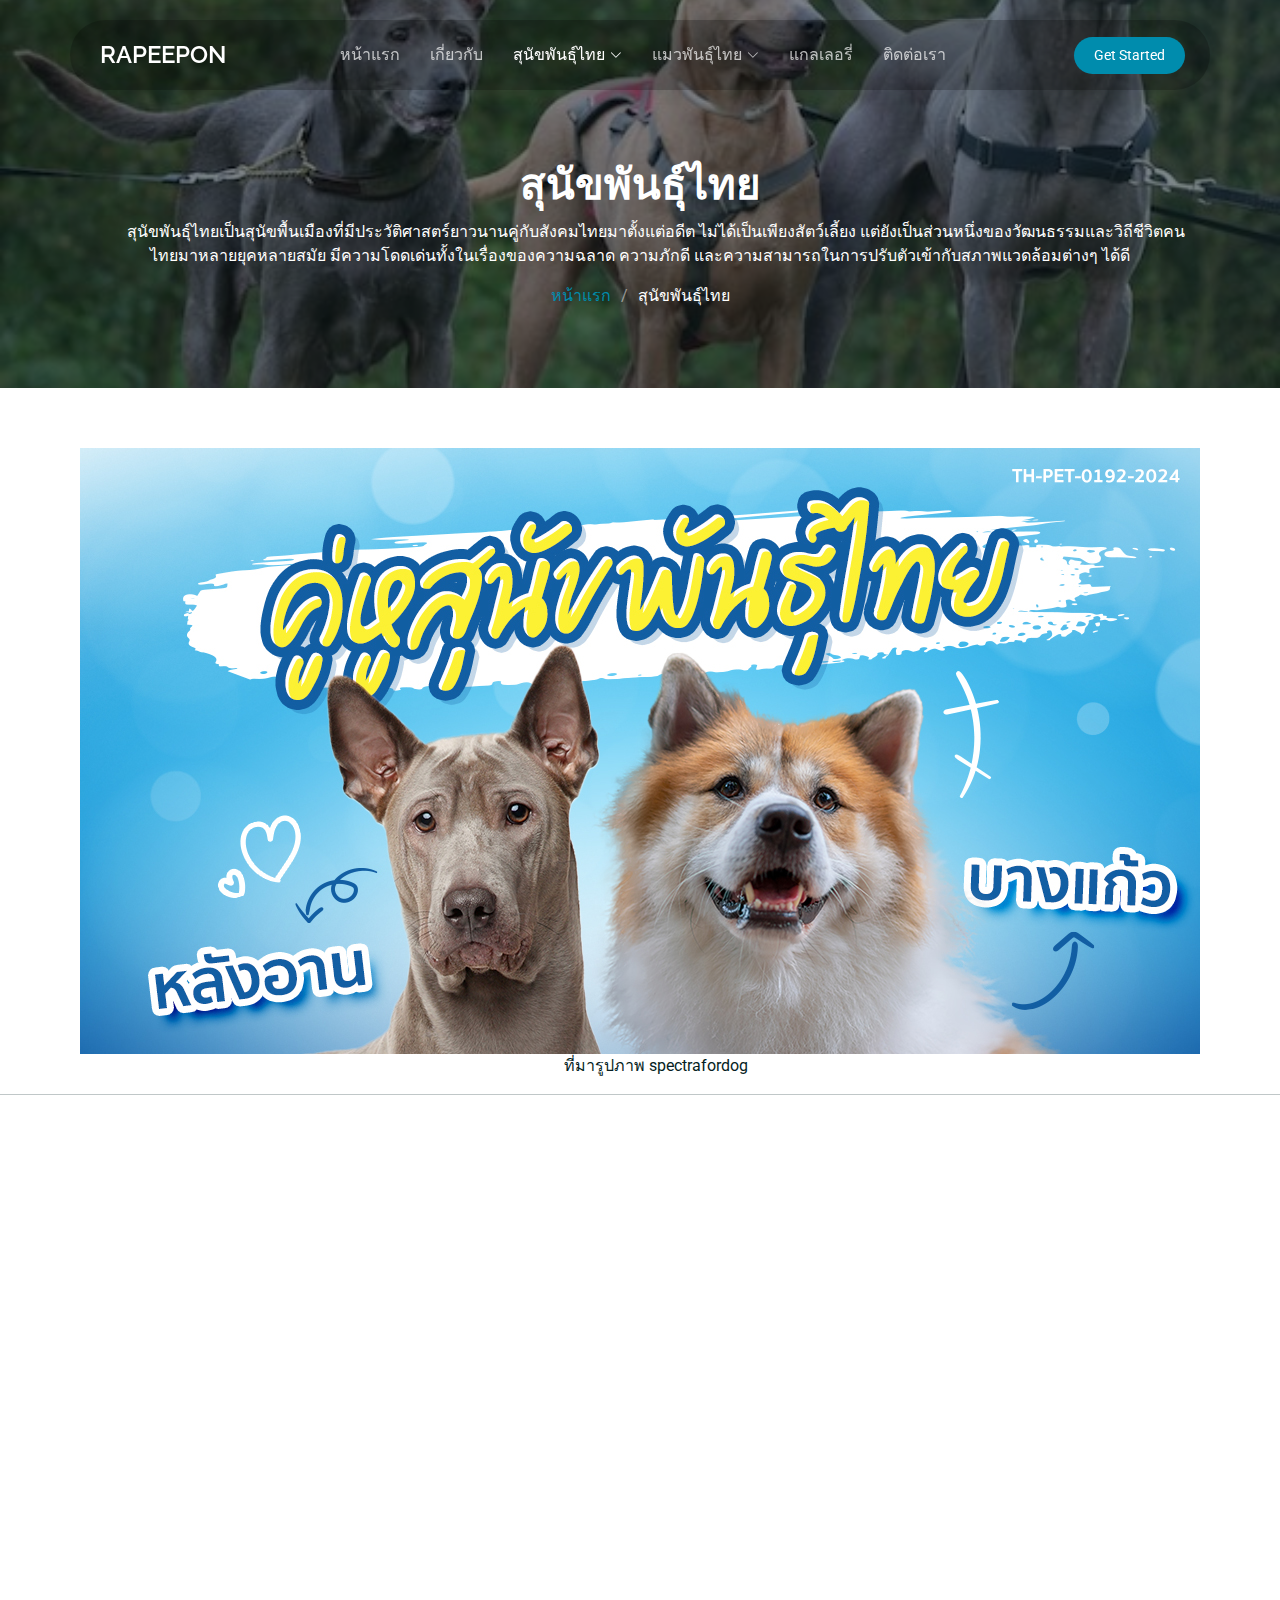
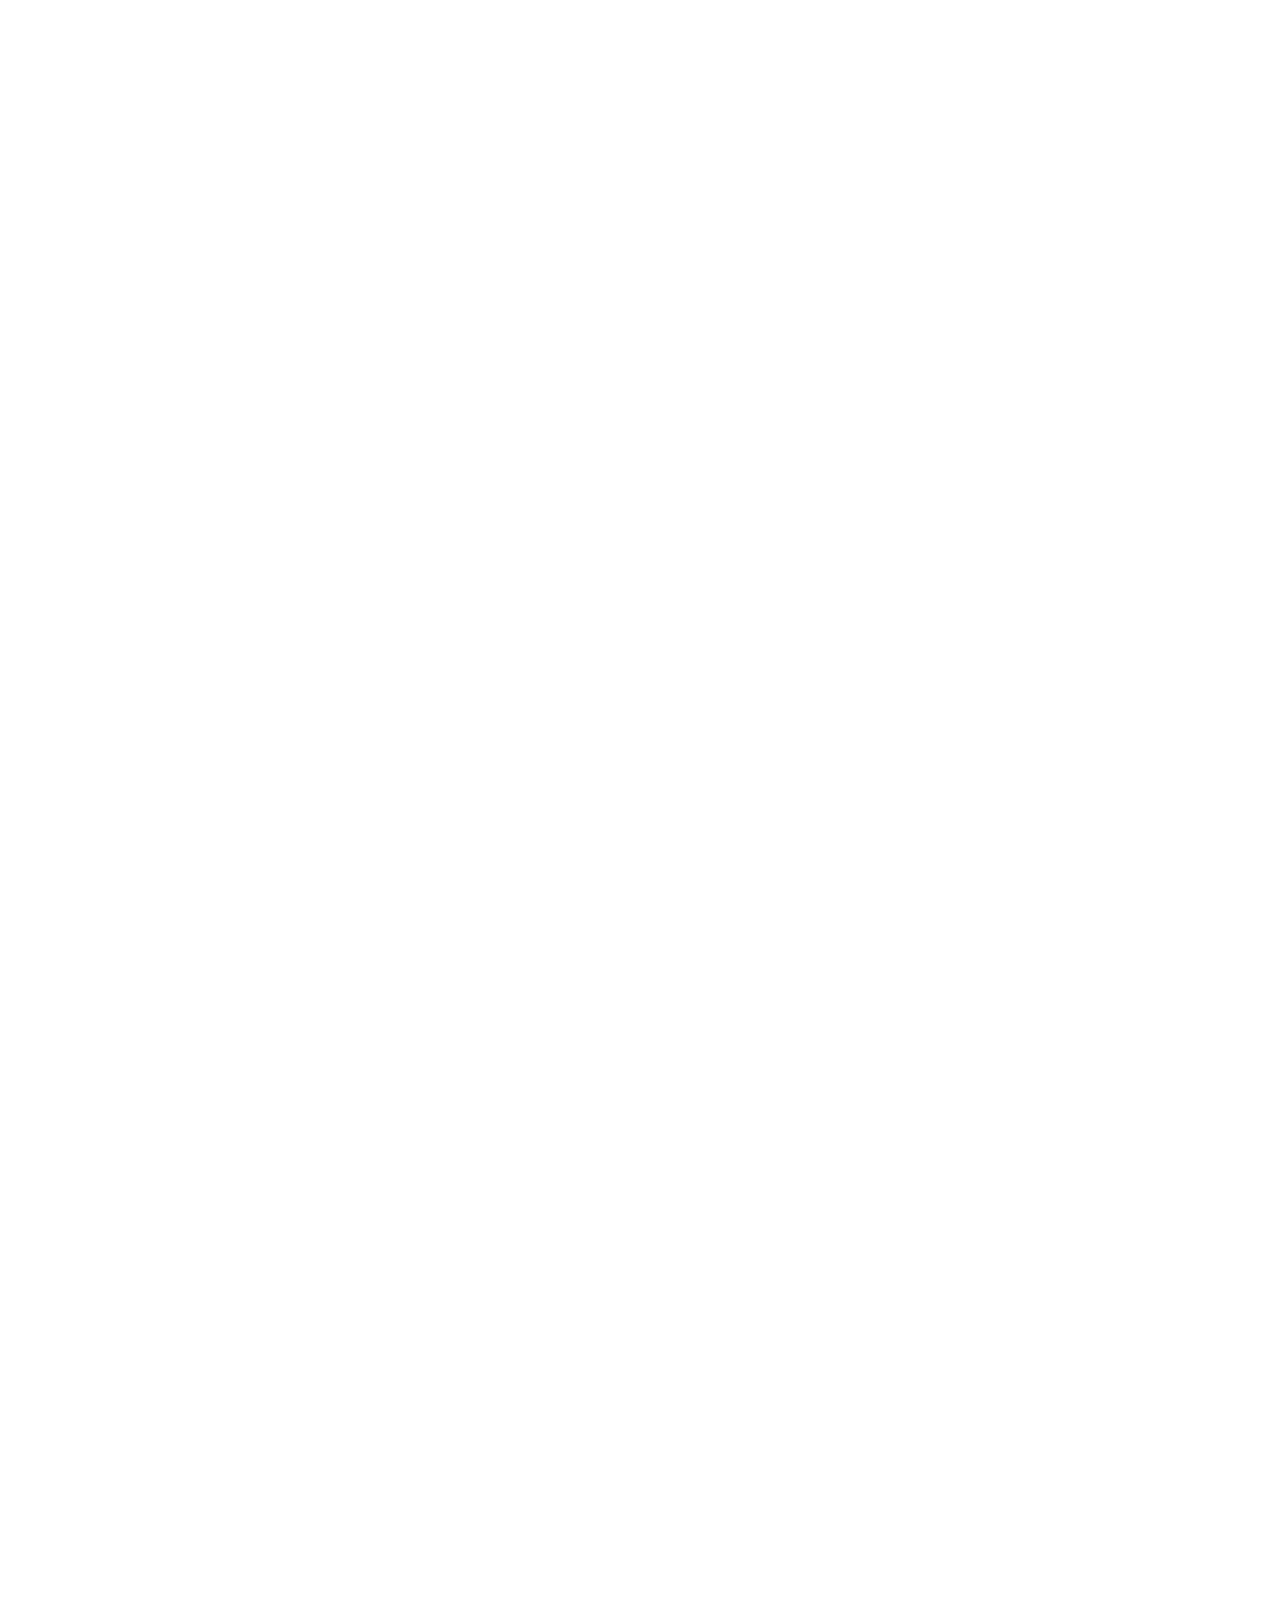
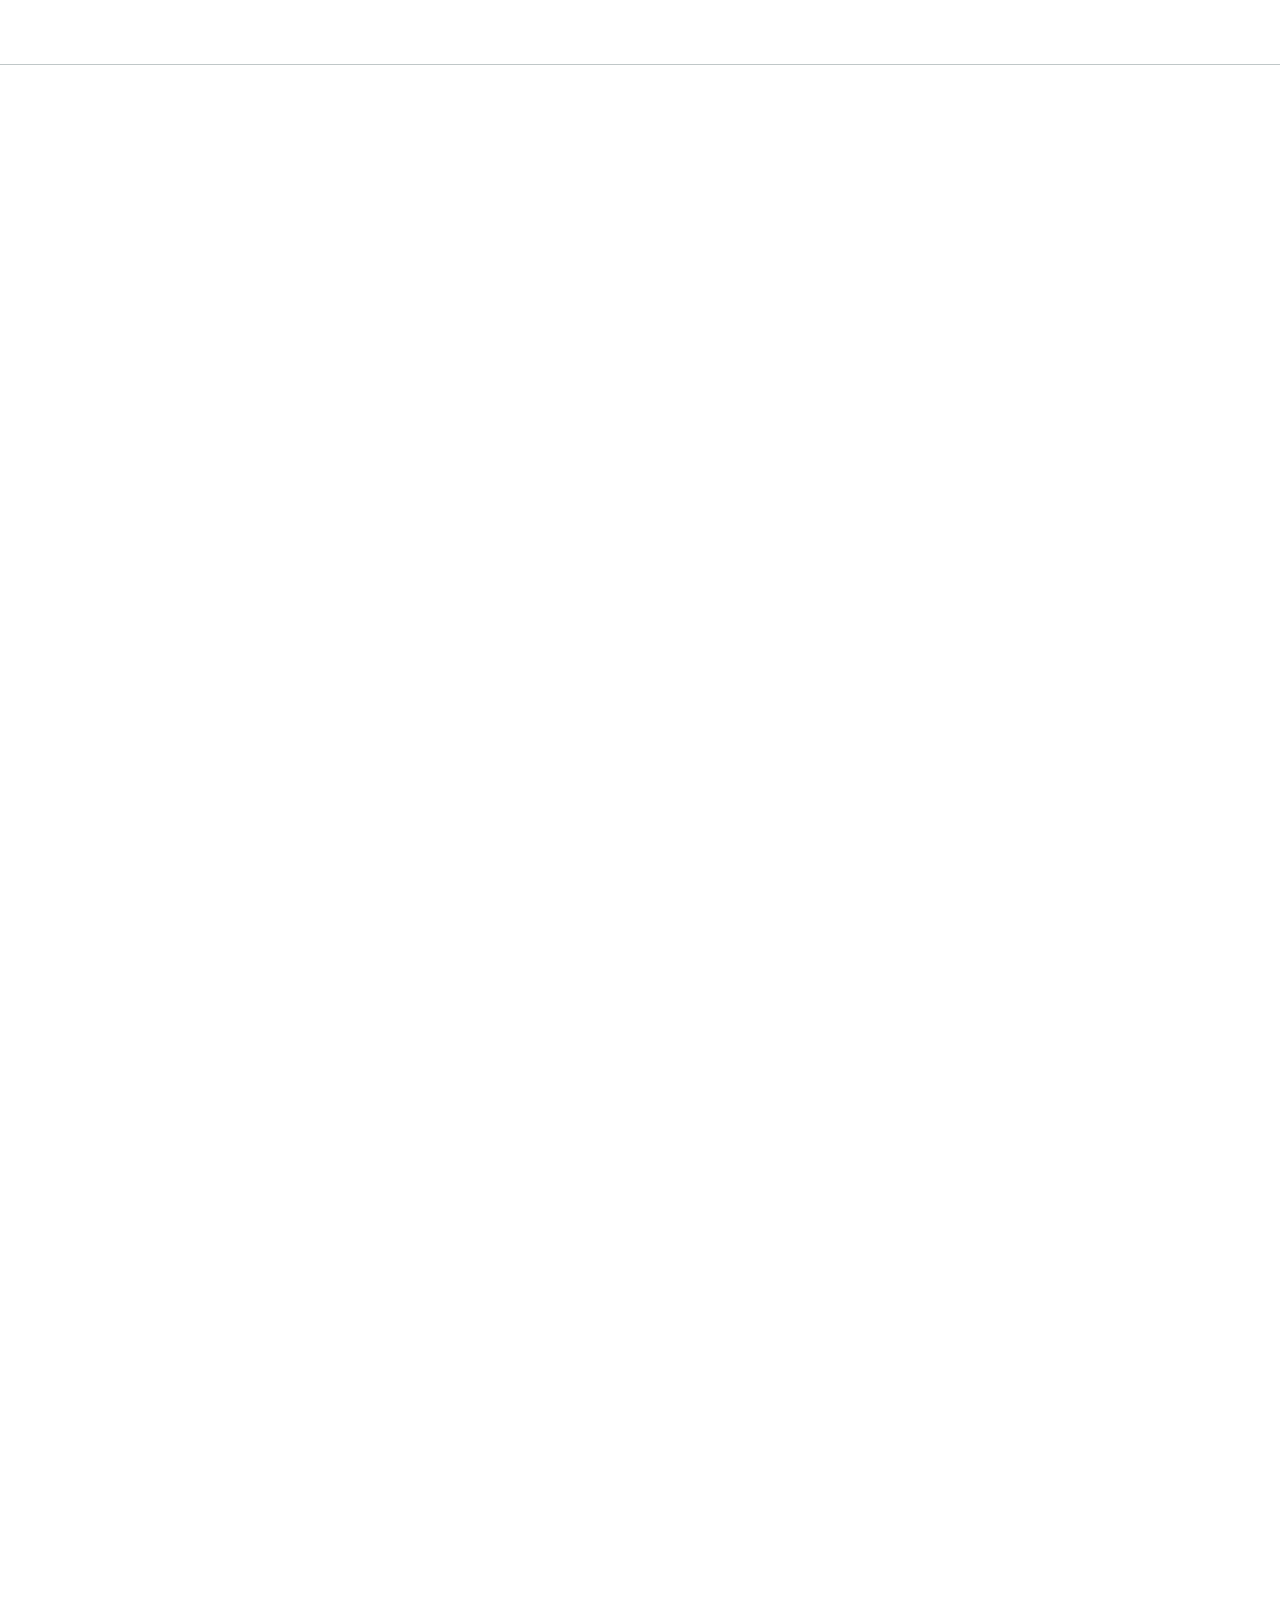
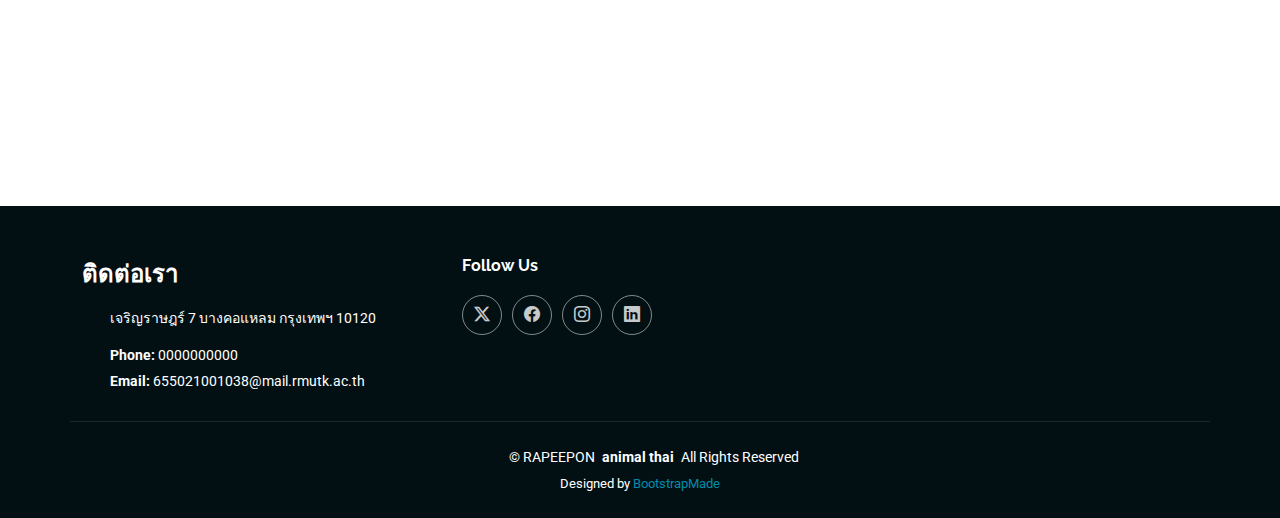
<file: dogthai.html>
<!DOCTYPE html>
<html lang="en">

<head>
  <meta charset="utf-8">
  <meta content="width=device-width, initial-scale=1.0" name="viewport">
  <title>สุนัข</title>
  <meta name="description" content="">
  <meta name="keywords" content="">

  <!-- Favicons -->
  <link href="assets/img/heart.png" rel="icon">
  <link href="assets/img/apple-touch-icon.png" rel="apple-touch-icon">

  <!-- Fonts -->
  <link href="https://fonts.googleapis.com" rel="preconnect">
  <link href="https://fonts.gstatic.com" rel="preconnect" crossorigin>
  <link href="https://fonts.googleapis.com/css2?family=Roboto:ital,wght@0,100;0,300;0,400;0,500;0,700;0,900;1,100;1,300;1,400;1,500;1,700;1,900&family=Poppins:ital,wght@0,100;0,200;0,300;0,400;0,500;0,600;0,700;0,800;0,900;1,100;1,200;1,300;1,400;1,500;1,600;1,700;1,800;1,900&family=Raleway:ital,wght@0,100;0,200;0,300;0,400;0,500;0,600;0,700;0,800;0,900;1,100;1,200;1,300;1,400;1,500;1,600;1,700;1,800;1,900&display=swap" rel="stylesheet">
<link href="https://fonts.googleapis.com/css2?family=K2D:ital,wght@0,100;0,200;0,300;0,400;0,500;0,600;0,700;0,800;1,100;1,200;1,300;1,400;1,500;1,600;1,700;1,800&display=swap" rel="stylesheet">

  <!-- Vendor CSS Files -->
  <link href="assets/vendor/bootstrap/css/bootstrap.min.css" rel="stylesheet">
  <link href="assets/vendor/bootstrap-icons/bootstrap-icons.css" rel="stylesheet">
  <link href="assets/vendor/aos/aos.css" rel="stylesheet">
  <link href="assets/vendor/swiper/swiper-bundle.min.css" rel="stylesheet">
  <link href="assets/vendor/glightbox/css/glightbox.min.css" rel="stylesheet">

  <!-- Main CSS File -->
  <link href="assets/css/main.css" rel="stylesheet">

  <!-- =======================================================
  * Template Name: Tour
  * Template URL: https://bootstrapmade.com/tour-bootstrap-travel-website-template/
  * Updated: Jul 01 2025 with Bootstrap v5.3.7
  * Author: BootstrapMade.com
  * License: https://bootstrapmade.com/license/
  ======================================================== -->
</head>

<body class="destinations-page">

  <header id="header" class="header d-flex align-items-center fixed-top">
    <div class="header-container container-fluid container-xl position-relative d-flex align-items-center justify-content-between">

      <a href="index.html" class="logo d-flex align-items-center me-auto me-xl-0">
        <!-- Uncomment the line below if you also wish to use an image logo -->
        <!-- <img src="assets/img/logo.webp" alt=""> -->
        <h1 class="sitename">RAPEEPON</h1>
      </a>

      <nav id="navmenu" class="navmenu">
        <ul>
          <li><a href="index.html">หน้าแรก</a></li>
          <li><a href="about.html">เกี่ยวกับ</a></li>
          <li class="dropdown active"><a href="dogthai.html" class="active"><span>สุนัขพันธ์ุไทย</span> <i class="bi bi-chevron-down toggle-dropdown"></i></a>
            <ul>
              <li><a href="dogthai.html#langarn">หลังอาน</a></li>
              <li><a href="dogthai.html#bangkeaw">บางแก้ว</a></li>
            </ul>
          </li>
          <li class="dropdown"><a href="catthai.html "><span>แมวพันธุ์ไทย</span> <i class="bi bi-chevron-down toggle-dropdown"></i></a>
            <ul>
              <li><a href="catthai.html#vicheanmad">วิเชียรมาศ</a></li>
              <li><a href="catthai.html#sheesawad">สีสวาด</a></li>
              <li><a href="catthai.html#supharak">ศุภลักษณ์</a></li>
              <li><a href="catthai.html#gornja">โกญจา</a></li>
              <li><a href="catthai.html#khaomanee">ขาวมณี</a></li>
            </ul>
          <li><a href="gallery.html">แกลเลอรี่</a></li>
          <li><a href="contact.html">ติดต่อเรา</a></li>
        </ul>
        <i class="mobile-nav-toggle d-xl-none bi bi-list"></i>
      </nav>

      <a class="btn-getstarted" href="dogthai.html">Get Started</a>

    </div>
  </header>

  <main class="main">

    <!-- Page Title -->
    <div class="page-title dark-background" data-aos="fade" style="background-image: url(assets/img/dog/arn9.jpg);">
      <div class="container position-relative">
        <h1>สุนัขพันธ์ุไทย</h1>
        <p>สุนัขพันธุ์ไทยเป็นสุนัขพื้นเมืองที่มีประวัติศาสตร์ยาวนานคู่กับสังคมไทยมาตั้งแต่อดีต ไม่ได้เป็นเพียงสัตว์เลี้ยง แต่ยังเป็นส่วนหนึ่งของวัฒนธรรมและวิถีชีวิตคนไทยมาหลายยุคหลายสมัย มีความโดดเด่นทั้งในเรื่องของความฉลาด ความภักดี และความสามารถในการปรับตัวเข้ากับสภาพแวดล้อมต่างๆ ได้ดี</p>
        <nav class="breadcrumbs">
          <ol>
            <li><a href="index.html">หน้าแรก</a></li>
            <li class="current">สุนัขพันธ์ุไทย</li>
          </ol>
        </nav>
      </div>
    </div><!-- End Page Title -->

    <!-- Travel Destinations Section -->
    <section id="dogthai" class="travel-destinations section">
    <style>
    .image-container {
     display: block;
     margin-left: auto;
     margin-right: auto;
     max-width: 100%;
     height: auto;
    }
    </style>
      <img src="./assets/img/dogthai.jpg" height="350" class="image-container">
      <p class="text-center caption">ที่มารูปภาพ spectrafordog</p>
<hr>
<br>
      <div class="container" data-aos="fade-up" data-aos-delay="100">
      <style> p { text-indent: 2em;}</style>
        <div class="row">
          <div class="list-container">
            <section id="langarn">
            <h1>สุนัขพันธุ์ไทยหลังอาน : ราชสีห์แห่งสยาม ผู้พิทักษ์แห่งดินแดน</h1>
            <p>สุนัขพันธุ์ไทยหลังอาน เป็นหนึ่งในสุนัขพันธุ์พื้นเมืองที่เก่าแก่ที่สุดของโลก และเป็นเอกลักษณ์ของประเทศไทย มีลักษณะเด่นที่โดดเด่นไม่เหมือนใคร คือ "หลังอาน" ซึ่งเป็นแนวขนที่ย้อนกลับจากสะโพกถึงบริเวณหัวไหล่ เปรียบเสมือนอานม้า สุนัขพันธุ์นี้ได้รับการยอมรับในระดับสากล และเป็นที่ภาคภูมิใจของคนไทย</p>
            <h4>ประวัติและความเป็นมา : ถิ่นกำเนิดและการค้นพบ</h4>
            <p>สุนัขพันธุ์ไทยหลังอานมีถิ่นกำเนิดและวิวัฒนาการตามธรรมชาติอยู่ใน ภาคตะวันออกของประเทศไทย โดยเฉพาะในแถบจังหวัด จันทบุรีและตราด ซึ่งเป็นพื้นที่ที่ค่อนข้างห่างไกลและเข้าถึงยากในอดีต ทำให้สายพันธุ์นี้สามารถรักษาสายเลือดบริสุทธิ์และลักษณะเฉพาะตัวไว้ได้เป็นเวลานานโดยไม่ถูกรบกวนจากการผสมข้ามพันธุ์กับสุนัขจากต่างถิ่นมากนัก
              สันนิษฐานว่าบรรพบุรุษของสุนัขพันธุ์ไทยหลังอานเป็นสุนัขพื้นเมืองที่ถูกเลี้ยงโดยชาวบ้านในแถบนั้นมาตั้งแต่สมัยโบราณกาล โดยทำหน้าที่เป็นสุนัขล่าสัตว์ เฝ้าบ้าน และเป็นเพื่อนร่วมทางในการเดินทางบนป่าเขา การที่พวกเขาสามารถเอาชีวิตรอดและดำรงเผ่าพันธุ์มาได้ยาวนานแสดงถึงความแข็งแกร่งและความสามารถในการปรับตัวที่ยอดเยี่ยม</p>
            <h4>ทำไมถึงเป็นสุนัขพันธุ์ไทยเพราะอะไร?</h4>
            <ul class="custom-list">
              <li class=>ถิ่นกำเนิด: มีหลักฐานทางประวัติศาสตร์และทางพันธุกรรมที่บ่งชี้ชัดเจนว่าสายพันธุ์นี้มีต้นกำเนิดและวิวัฒนาการอยู่ในประเทศไทยมาเป็นเวลานานหลายร้อยปี โดยมีภาพเขียนสีในถ้ำที่พบในประเทศไทยที่สันนิษฐานว่าเป็นรูปสุนัขที่มีลักษณะคล้ายไทยหลังอาน</li>
              <li class=>ลักษณะเด่นเฉพาะตัว: ลักษณะ หลังอาน เป็นเอกลักษณ์ที่หาได้ยากในสุนัขสายพันธุ์อื่นทั่วโลก และเป็นสิ่งที่ทำให้ไทยหลังอานโดดเด่นและแตกต่างออกไป</li>
              <li class=>การคัดเลือกและอนุรักษ์: มีความพยายามในการอนุรักษ์และพัฒนาสายพันธุ์นี้โดยสมาคมและชมรมผู้เลี้ยงสุนัขของไทย เพื่อรักษามาตรฐานสายพันธุ์และส่งเสริมให้เป็นที่รู้จักในระดับสากล</li>
              <li class=>มรดกทางวัฒนธรรม: สุนัขพันธุ์ไทยหลังอานอยู่คู่กับวิถีชีวิตคนไทยมาอย่างยาวนาน เป็นส่วนหนึ่งของประวัติศาสตร์และวัฒนธรรมของชาติ</li>
            </ul>
            <h4>รูปร่างหน้าตา</h4>
            <p>รูปร่างหน้าตา สุนัขพันธุ์ไทยหลังอานมีลักษณะที่สง่างาม แข็งแรง และปราดเปรียว</p>
            <ul class="custom-list">
              <li>ลำตัว: ขนาดปานกลางถึงใหญ่ ลำตัวยาวกว่าความสูงเล็กน้อย มีโครงสร้างแข็งแรงและสมส่วน กล้ามเนื้อแน่น</li>
              <li>ขน: ขนสั้น เรียบ ละเอียด แนบตัว ไม่มีขนชั้นใน หรือมีน้อยมาก (Single Coat)</li>
             <li>หลังอาน: เป็นลักษณะเด่นที่สุด คือแนวขนที่ขึ้นย้อนกลับจากสะโพกหรือกลางหลังขึ้นไปทางหัวไหล่ (ส่วนที่เรียก "อาน") มีรูปร่างและขนาดที่หลากหลาย เช่น ลูกศร, ใบไม้, ไวโอลิน, พิณ, อานม้าสมบูรณ์ เป็นต้น</li>
              <li>สีขน: มีหลากหลายสีที่เป็นที่ยอมรับ เช่น
                <ul>
                  <li>สีกลีบมะขาม (Red): สีน้ำตาลแดงเข้ม</li>
                  <li>สีดำ (Black): ดำสนิท</li>
                  <li>สีสวาด (Blue/Silver): สีเทาอมน้ำเงิน</li>
                  <li>สีขาว (White): ขาวบริสุทธิ์</li>
                </ul>
              <li>ศีรษะ: รูปทรงลิ่ม หน้าผากแบนกว้าง มีรอยย่นเมื่อสุนัขตื่นตัว</li>
              <li>ดวงตา: รูปอัลมอนด์ สีน้ำตาลเข้ม (อาจมีสีอำพันในสุนัขสีสวาด) แสดงออกถึงความฉลาดและระมัดระวัง  </li>
             <li>หู: ตั้งตรง ปลายหูชี้ไปข้างหน้า ขนาดปานกลาง ไม่เล็กหรือใหญ่เกินไป</li>
             <li>ปาก: ริมฝีปากกระชับ สีเข้ม ลิ้นอาจมีจุดดำหรือเป็นสีดำสนิท</li>
             <li>หาง: ตั้งขึ้น โค้งงอเล็กน้อยคล้ายดาบ หรืองอเป็นรูปเคียว</li>
            </ul>
            <h4>ลักษณะนิสัยส่วนตัว</h4>
            <p>สุนัขพันธุ์ไทยหลังอานมีนิสัยที่ซับซ้อนและมีเอกลักษณ์</p>
            <ul>
              <li>ฉลาดและเรียนรู้เร็ว: เป็นสุนัขที่ฝึกฝนได้ง่าย สามารถเรียนรู้คำสั่งและสิ่งต่างๆ ได้อย่างรวดเร็ว แต่ก็มีความเป็นตัวของตัวเองสูง</li>
              <li>รักเจ้าของและภักดี: มีความผูกพันกับเจ้าของและครอบครัวอย่างลึกซึ้ง รักและหวงแหนคนในครอบครัว พร้อมที่จะปกป้องดูแลอย่างสุดความสามารถ</li>
              <li>ระแวดระวังและเฝ้าระวัง: มีสัญชาตญาณในการปกป้องอาณาเขตและเจ้าของสูงมาก เป็นสุนัขเฝ้าบ้านที่ดีเยี่ยม จะเห่าเตือนเมื่อมีคนแปลกหน้าเข้ามาใกล้ หรือเมื่อรู้สึกถึงสิ่งผิดปกติ</li>
              <li>กล้าหาญและไม่กลัวใคร: มีความมั่นใจในตัวเองสูง ไม่ขี้ขลาด พร้อมที่จะเผชิญหน้ากับภัยคุกคาม</li>
              <li>ไม่เป็นมิตรกับคนแปลกหน้า: โดยธรรมชาติแล้วจะไม่ค่อยเข้าหาคนแปลกหน้า และอาจแสดงความก้าวร้าวได้หากไม่ได้รับการเข้าสังคมที่เหมาะสมตั้งแต่เด็ก</li>
              <li>เป็นนักล่า: มีสัญชาตญาณการล่าสูง เนื่องจากบรรพบุรุษเป็นสุนัขล่าสัตว์ จึงอาจไล่จับสัตว์เล็กๆ</li>
              <li>สะอาดและดูแลตัวเองได้ดี: มีพฤติกรรมคล้ายแมว คือชอบเลียขนทำความสะอาดตัวเอง และไม่ชอบความสกปรก</li>
              <li>มีโลกส่วนตัว: แม้จะรักเจ้าของ แต่ก็เป็นสุนัขที่มีความเป็นอิสระและมีโลกส่วนตัวพอสมควร ไม่ชอบให้ใครมาวุ่นวายมากเกินไปหากไม่สนิท</li>
            </ul>
            <h4>โรคประจำสายพันธุ์</h4>
            <p>สุนัขพันธุ์ไทยหลังอานเป็นสุนัขที่มีสุขภาพแข็งแรงและทนทานต่อโรคภัยไข้เจ็บต่างๆ ได้ดีมาก เนื่องจากเป็นสายพันธุ์ที่วิวัฒนาการตามธรรมชาติและมีความหลากหลายทางพันธุกรรมสูง อย่างไรก็ตาม ก็ยังอาจพบโรคบางชนิดได้บ้าง</p>
            <ul>
              <li>โรคผิวหนัง: แม้จะมีขนสั้น แต่ด้วยสภาพอากาศร้อนชื้นของประเทศไทย อาจพบปัญหาผิวหนังอักเสบจากความอับชื้น หรือปัญหาจากปรสิตภายนอก (เห็บ หมัด) ได้</li>
              <li>โรคเกี่ยวกับผิวหนังที่เกิดจากลักษณะหลังอาน (Dermoid Sinus): เป็นความผิดปกติทางพันธุกรรมที่พบได้เฉพาะในสุนัขที่มีหลังอาน เป็นถุงเนื้อเยื่อใต้ผิวหนังที่เชื่อมต่อกับกระดูกสันหลัง อาจทำให้เกิดการติดเชื้อและปวดได้ แต่พบได้ไม่บ่อยนัก</li>
              <li>โรคข้อสะโพกเสื่อม (Hip Dysplasia): แม้จะพบน้อยกว่าสุนัขพันธุ์ใหญ่บางชนิด แต่ก็สามารถเกิดขึ้นได้ในบางราย</li>
              <li>โรคเกี่ยวกับดวงตา: เช่น ต้อกระจก หรือความผิดปกติของจอประสาทตา (พบได้น้อยมาก)</li>
            </ul>
            <h4>วิธีการดูแล</h4>
            <p>การดูแลสุนัขพันธุ์ไทยหลังอานค่อนข้างง่าย แต่สิ่งสำคัญที่สุดคือการฝึกและการเข้าสังคมที่เหมาะสม</p>
            <ul>
              <li>อาหาร: ให้อาหารเม็ดคุณภาพดีเหมาะสมกับช่วงวัยและกิจกรรมของสุนัข ควรควบคุมปริมาณให้เหมาะสมเพื่อป้องกันภาวะน้ำหนักเกิน และมีน้ำสะอาดให้ดื่มตลอดเวลา</li>
              <li>การออกกำลังกาย: สุนัขพันธุ์ไทยหลังอานเป็นสุนัขที่กระตือรือร้นและต้องการการออกกำลังกายเป็นประจำ ควรพาเดินเล่น วิ่งเล่น หรือทำกิจกรรมกลางแจ้งอย่างน้อยวันละ 1-2 ชั่วโมง เพื่อระบายพลังงานและรักษาสุขภาพที่ดี ควรมีพื้นที่ให้เขาวิ่งเล่นได้อย่างอิสระและปลอดภัย</li>
              <li>การดูแลขน: ขนสั้นดูแลไม่ยาก เพียงแปรงขนสัปดาห์ละ 1-2 ครั้ง เพื่อกำจัดขนที่ตายแล้วและกระตุ้นการไหลเวียนของเลือด การอาบน้ำเมื่อจำเป็น หรือทุก 2-4 สัปดาห์</li>
              <li>การดูแลสุขภาพช่องปาก: แปรงฟันให้สุนัขเป็นประจำ หรือให้ขนมขัดฟัน เพื่อป้องกันปัญหาหินปูนและโรคเหงือก</li>
              <li>การดูแลเล็บและหู: ตัดเล็บเมื่อยาวเกินไป และทำความสะอาดหูเป็นประจำเพื่อป้องกันการติดเชื้อ   </li>
              <li>การฝึกและการเข้าสังคม (สำคัญอย่างยิ่ง): ควรเริ่มฝึกและเข้าสังคมตั้งแต่ยังเด็กอย่างเข้มงวดและสม่ำเสมอ เพื่อให้สุนัขมีพฤติกรรมที่ดีและเรียนรู้ที่จะเข้ากับคนแปลกหน้าและสัตว์อื่นๆ ได้ เจ้าของต้องแสดงบทบาทเป็นผู้นำที่มั่นคงและใจเย็น เพื่อให้สุนัขเคารพและเชื่อฟัง</li>
              <li>การฉีดวัคซีนและถ่ายพยาธิ: พาไปพบสัตวแพทย์เพื่อรับวัคซีนป้องกันโรคที่จำเป็น และถ่ายพยาธิตามกำหนด</li>
              <li>การป้องกันปรสิต: ใช้ผลิตภัณฑ์ป้องกันเห็บ หมัด และพยาธิหนอนหัวใจอย่างสม่ำเสมอ</li>
            </ul>
            <p>สุนัขพันธุ์ไทยหลังอานเป็นสุนัขที่ยอดเยี่ยมสำหรับเจ้าของที่มีประสบการณ์ในการเลี้ยงสุนัข มีเวลาในการฝึกและออกกำลังกายให้พวกเขาอย่างเพียงพอ และพร้อมที่จะมอบความรักความเอาใจใส่ พวกเขาจะเป็นผู้พิทักษ์ที่ซื่อสัตย์และเป็นเพื่อนคู่ใจที่น่าภาคภูมิใจของคุณตลอดไป</p>
          </div>
        </div>
        </div>
        </section>
<hr>
<br>
        <div class="container" data-aos="fade-up" data-aos-delay="100">
      <style> p { text-indent: 2em;}</style>
        <div class="row">
          <div class="list-container">
    <section  id="bangkeaw">
          <h1>สุนัขพันธุ์บางแก้ว : ผู้พิทักษ์คู่บ้านจากแดนเหนือ</h1>
              <p class="mb-5">สุนัขพันธุ์บางแก้วเป็นสุนัขไทยพื้นเมืองอีกสายพันธุ์หนึ่งที่มีชื่อเสียงและเป็นที่รู้จักอย่างกว้างขวาง ด้วยลักษณะเด่นที่สง่างาม ความเฉลียวฉลาด และสัญชาตญาณการเฝ้าระวังที่ยอดเยี่ยม ทำให้บางแก้วเป็นที่รักและเป็นที่เกรงขามในเวลาเดียวกัน</p>
           <h4>ประวัติและความเป็นมา : ถิ่นกำเนิดและการค้นพบ</h4>
               <p>สุนัขพันธุ์บางแก้วมีถิ่นกำเนิดอยู่ที่ วัดบางแก้ว ตำบลท่านางงาม อำเภอบางระกำ จังหวัดพิษณุโลก ตามตำนานเล่าว่า หลวงปู่มาก เมธาวี อดีตเจ้าอาวาสวัดบางแก้ว ได้เลี้ยงสุนัขแม่พันธุ์ตัวหนึ่งซึ่งเป็นสุนัขจิ้งจอกป่าที่อาศัยอยู่ในบริเวณวัด และได้ผสมพันธุ์กับสุนัขพันธุ์ไทยพื้นเมือง ทำให้เกิดลูกสุนัขที่มีลักษณะพิเศษ คือ มีขนฟูยาว หางเป็นพวง และมีลักษณะนิสัยบางอย่างคล้ายสุนัขจิ้งจอก เช่น ความเฉลียวฉลาด ความว่องไว และความหวงถิ่น ซึ่งเป็นจุดเริ่มต้นของสุนัขพันธุ์บางแก้วในปัจจุบัน</p>
           <h4>ทำไมถึงเป็นสุนัขพันธุ์บางแก้ว?</h4>  
               <p>ชื่อ "บางแก้ว" มาจากชื่อวัดและหมู่บ้านที่เป็นถิ่นกำเนิดนั่นเอง การผสมผสานระหว่างสุนัขจิ้งจอกกับสุนัขพื้นเมืองทำให้บางแก้วมีเอกลักษณ์เฉพาะตัวที่โดดเด่นไม่เหมือนใคร และได้รับการพัฒนาสายพันธุ์มาอย่างต่อเนื่องจนเป็นที่ยอมรับในปัจจุบัน</p>
           <h4>รูปร่างหน้าตาและลักษณะนิสัย</h4>  
               <p>รูปร่างหน้าตา สุนัขพันธุ์บางแก้วมีรูปร่างที่สมส่วน แข็งแรง และมีขนที่สวยงาม</p>
           <ul>
                <li>ลำตัว: ขนาดกลาง ลำตัวกะทัดรัด แข็งแรง มีกล้ามเนื้อที่สมบูรณ์</li>
                 <li>ขน: ขนยาวปานกลางถึงยาวฟู มีสองชั้น ชั้นในหนานุ่ม ชั้นนอกหยาบและตั้งตรง โดยเฉพาะบริเวณคอจะมีขนยาวเป็นแผงคล้ายแผงคอสิงโต (แต่ไม่เท่าสิงโต) และมีขนเป็นพู่ที่หางและขาหลัง</li>
                 <li>สีขน: มีหลากหลายสี แต่ที่พบบ่อยคือสีขาว-น้ำตาล, ขาว-ดำ, ขาว-เทา, ขาว-น้ำตาลแดง (สนิม) และบางตัวอาจมีลวดลายจุดหรือลายด่าง</li>
                 <li>ศีรษะ: รูปทรงลิ่ม หน้าผากกว้าง มีกะโหลกศีรษะที่ได้สัดส่วน</li>
                 <li>ดวงตา: รูปอัลมอนด์ สีเข้ม แสดงออกถึงความเฉลียวฉลาด</li>
                 <li>หู: ตั้ง ปลายหูชี้ไปข้างหน้า มีขนปกคลุม</li>
                 <li>หาง: เป็นพวง โค้งงอขึ้นไปทางด้านหลังคล้ายดาบ หรือม้วนงอเล็กน้อย</li>
           </ul>
            <h4>ลักษณะนิสัยส่วนตัว</h4>
                <p>สุนัขพันธุ์บางแก้วเป็นสุนัขที่มีนิสัยเฉพาะตัวที่ชัดเจน</p>
           <ul>
                  <li>ฉลาดและเรียนรู้เร็ว: เป็นสุนัขที่ฝึกสอนได้ แต่ก็มีความดื้อรั้นในบางครั้ง ต้องการการฝึกอย่างสม่ำเสมอและสอดคล้อง</li>
                  <li>รักเจ้าของและภักดีมาก: มีความผูกพันกับเจ้าของและครอบครัวอย่างลึกซึ้ง พร้อมปกป้องดูแลอย่างเต็มที่ ถือเป็นสุนัขที่ภักดีสุดๆ</li>
                 <li>หวงถิ่นและระแวดระวังสูง: มีสัญชาตญาณการเป็นผู้เฝ้าระวังที่ดีเยี่ยม จะเห่าเตือนเมื่อมีคนแปลกหน้าเข้ามาในอาณาเขต หรือเมื่อรู้สึกถึงอันตราย</li>
                 <li>กล้าหาญและไม่กลัวใคร: มีความมั่นใจในตัวเองสูงมาก ไม่กลัวที่จะเผชิญหน้ากับสิ่งที่ไม่คุ้นเคยหรือภัยคุกคาม</li>
                 <li>ค่อนข้างดุและไม่ค่อยเป็นมิตรกับคนแปลกหน้า: เนื่องจากมีสัญชาตญาณการหวงถิ่นสูง บางแก้วมักจะไม่เป็นมิตรกับคนแปลกหน้า และอาจแสดงความก้าวร้าวได้หากไม่ได้รับการฝึกและการเข้าสังคมที่เหมาะสมตั้งแต่เด็ก</li>
                 <li>ชอบความท้าทายและเป็นผู้นำ: บางแก้วมีนิสัยเป็นสุนัขอัลฟ่า (จ่าฝูง) ชอบที่จะเป็นผู้นำและควบคุมสถานการณ์</li>
                  <li>พลังงานสูง: ต้องการการออกกำลังกายและกิจกรรมที่เพียงพอเพื่อระบายพลังงาน</li>
           </ul>
           <h4>โรคประจำสายพันธุ์</h4>
               <p>โดยรวมแล้ว บางแก้วเป็นสุนัขที่ค่อนข้างแข็งแรง แต่ก็มีโรคที่อาจพบได้บ้าง</p>
           <ul>
                 <li>โรคผิวหนังและปรสิตภายนอก: เนื่องจากขนที่หนาและสภาพอากาศร้อนชื้นของประเทศไทย อาจพบปัญหาเห็บ หมัด ไร หรือโรคผิวหนังจากความอับชื้นได้ง่าย</li>
                  <li>โรคข้อสะโพกเสื่อม (Hip Dysplasia): เป็นโรคที่พบได้ในสุนัขพันธุ์ขนาดกลางถึงใหญ่หลายสายพันธุ์ รวมถึงบางแก้วด้วย</li>
                  <li>โรคตา: อาจพบปัญหาสายตาบางอย่างได้บ้าง เช่น โรคต้อกระจก หรือโรคความผิดปกติของจอประสาทตา</li>
                 <li>โรคทางพันธุกรรมบางชนิด: เช่น โรคเกี่ยวกับระบบประสาท หรือโรคเกี่ยวกับต่อมไทรอยด์ (พบได้ไม่บ่อยนัก)</li>
           </ul>
         <h4>วิธีการดูแล</h4>
               <p>การดูแลสุนัขพันธุ์บางแก้วต้องอาศัยความเข้าใจและเอาใจใส่เป็นพิเศษ โดยเฉพาะในเรื่องการฝึกและการเข้าสังคม</p>
           <ul>
                 <li>อาหาร: ให้อาหารเม็ดคุณภาพดีเหมาะสมกับวัยและกิจกรรมของสุนัข มีน้ำสะอาดให้ดื่มตลอดเวลา</li>
                 <li>การออกกำลังกาย: บางแก้วเป็นสุนัขพลังงานสูง ต้องการการออกกำลังกายอย่างน้อยวันละ 1-2 ชั่วโมง เช่น การเดินเร็ว การวิ่ง หรือการเล่นคาบของ ควรมีพื้นที่ให้เขาวิ่งเล่นอย่างเพียงพอ</li>
                 <li>การดูแลขน: ควรแปรงขนทุกวัน หรืออย่างน้อยสัปดาห์ละ 3-4 ครั้ง เพื่อป้องกันขนพันกันและกำจัดขนที่หลุดร่วง การอาบน้ำเมื่อจำเป็น หรือทุก 2-4 สัปดาห์ และต้องเป่าขนให้แห้งสนิทเพื่อป้องกันโรคผิวหนัง</li>
                 <li>การดูแลสุขภาพช่องปาก: แปรงฟันให้สุนัขเป็นประจำ หรือให้ขนมขัดฟัน เพื่อป้องกันหินปูน</li>
                 <li>การดูแลเล็บและหู: ตัดเล็บเมื่อยาวเกินไป และทำความสะอาดหูเป็นประจำ</li>
                 <li>การฝึกและการเข้าสังคม (สำคัญมาก): ควรเริ่มฝึกและเข้าสังคมตั้งแต่ยังเป็นลูกสุนัขอย่างเข้มงวดและสม่ำเสมอ เพื่อให้บางแก้วเรียนรู้ที่จะอยู่ร่วมกับคนแปลกหน้าและสัตว์อื่นๆ ได้อย่างเหมาะสม เจ้าของควรแสดงบทบาทเป็นผู้นำที่มั่นคงและใจเย็น</li>
                 <li>การฉีดวัคซีนและถ่ายพยาธิ: พาไปพบสัตวแพทย์เพื่อรับวัคซีนป้องกันโรคที่จำเป็น และถ่ายพยาธิตามกำหนด</li>
               <li>การป้องกันปรสิต: ใช้ผลิตภัณฑ์ป้องกันเห็บ หมัด และพยาธิหนอนหัวใจอย่างสม่ำเสมอ</li>
           </ul>
               <p>สุนัขพันธุ์บางแก้วเป็นเพื่อนที่ซื่อสัตย์และยอดเยี่ยม หากได้รับการดูแลและการฝึกฝนที่เหมาะสม พวกเขาจะกลายเป็นผู้พิทักษ์ที่รักและภักดีต่อครอบครัวของคุณตลอดไป</p>
          </div>
        </div>
      </div>
  </section>

  </main>

  <footer id="footer" class="footer position-relative dark-background">

    <div class="container footer-top">
      <div class="row gy-4">
        <div class="col-lg-4 col-md-6 footer-about">
          <a href="index.html" class="d-flex align-items-center">
            <span class="sitename">ติดต่อเรา</span>
          </a>
          <div class="footer-contact pt-3">
            <p>เจริญราษฎร์ 7 บางคอแหลม กรุงเทพฯ 10120</p>
            <p class="mt-3"><strong>Phone:</strong> <span>0000000000</span></p>
            <p><strong>Email:</strong> <span>655021001038@mail.rmutk.ac.th</span></p>
          </div>
        </div>

        <div class="col-lg-4 col-md-12">
          <h4>Follow Us</h4>
          <div class="social-links d-flex">
            <a href=""><i class="bi bi-twitter-x"></i></a>
            <a href=""><i class="bi bi-facebook"></i></a>
            <a href=""><i class="bi bi-instagram"></i></a>
            <a href=""><i class="bi bi-linkedin"></i></a>
          </div>
        </div>

      </div>
    </div>

    <div class="container copyright text-center mt-4">
      <p>© <span>RAPEEPON</span> <strong class="px-1 sitename">animal thai</strong> <span>All Rights Reserved</span></p>
      <div class="credits">
        <!-- All the links in the footer should remain intact. -->
        <!-- You can delete the links only if you've purchased the pro version. -->
        <!-- Licensing information: https://bootstrapmade.com/license/ -->
        <!-- Purchase the pro version with working PHP/AJAX contact form: [buy-url] -->
        Designed by <a href="https://bootstrapmade.com/">BootstrapMade</a>
      </div>
    </div>

  </footer>

  <!-- Scroll Top -->
  <a href="#" id="scroll-top" class="scroll-top d-flex align-items-center justify-content-center"><i class="bi bi-arrow-up-short"></i></a>

  <!-- Preloader -->
  <div id="preloader"></div>

  <!-- Vendor JS Files -->
  <script src="assets/vendor/bootstrap/js/bootstrap.bundle.min.js"></script>
  <script src="assets/vendor/php-email-form/validate.js"></script>
  <script src="assets/vendor/aos/aos.js"></script>
  <script src="assets/vendor/purecounter/purecounter_vanilla.js"></script>
  <script src="assets/vendor/swiper/swiper-bundle.min.js"></script>
  <script src="assets/vendor/isotope-layout/isotope.pkgd.min.js"></script>
  <script src="assets/vendor/imagesloaded/imagesloaded.pkgd.min.js"></script>
  <script src="assets/vendor/glightbox/js/glightbox.min.js"></script>

  <!-- Main JS File -->
  <script src="assets/js/main.js"></script>

</body>

</html>
</file>
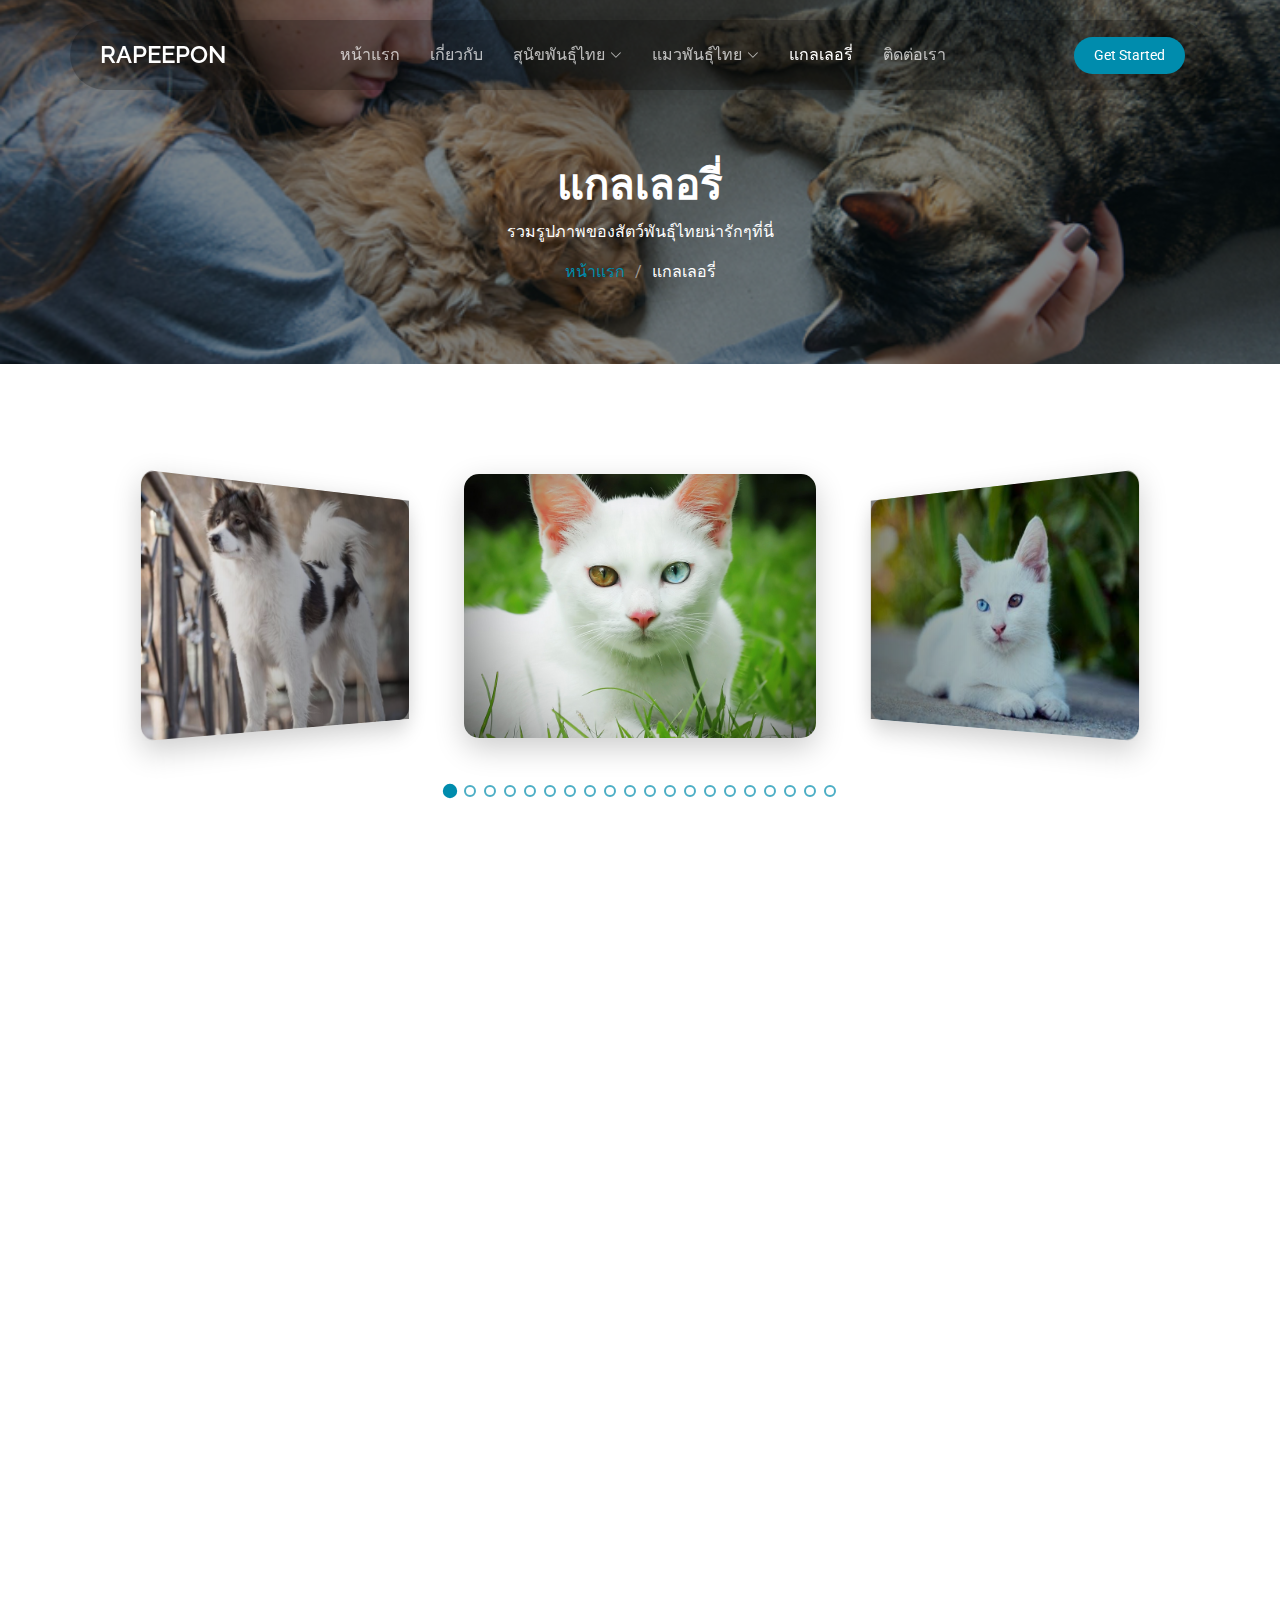
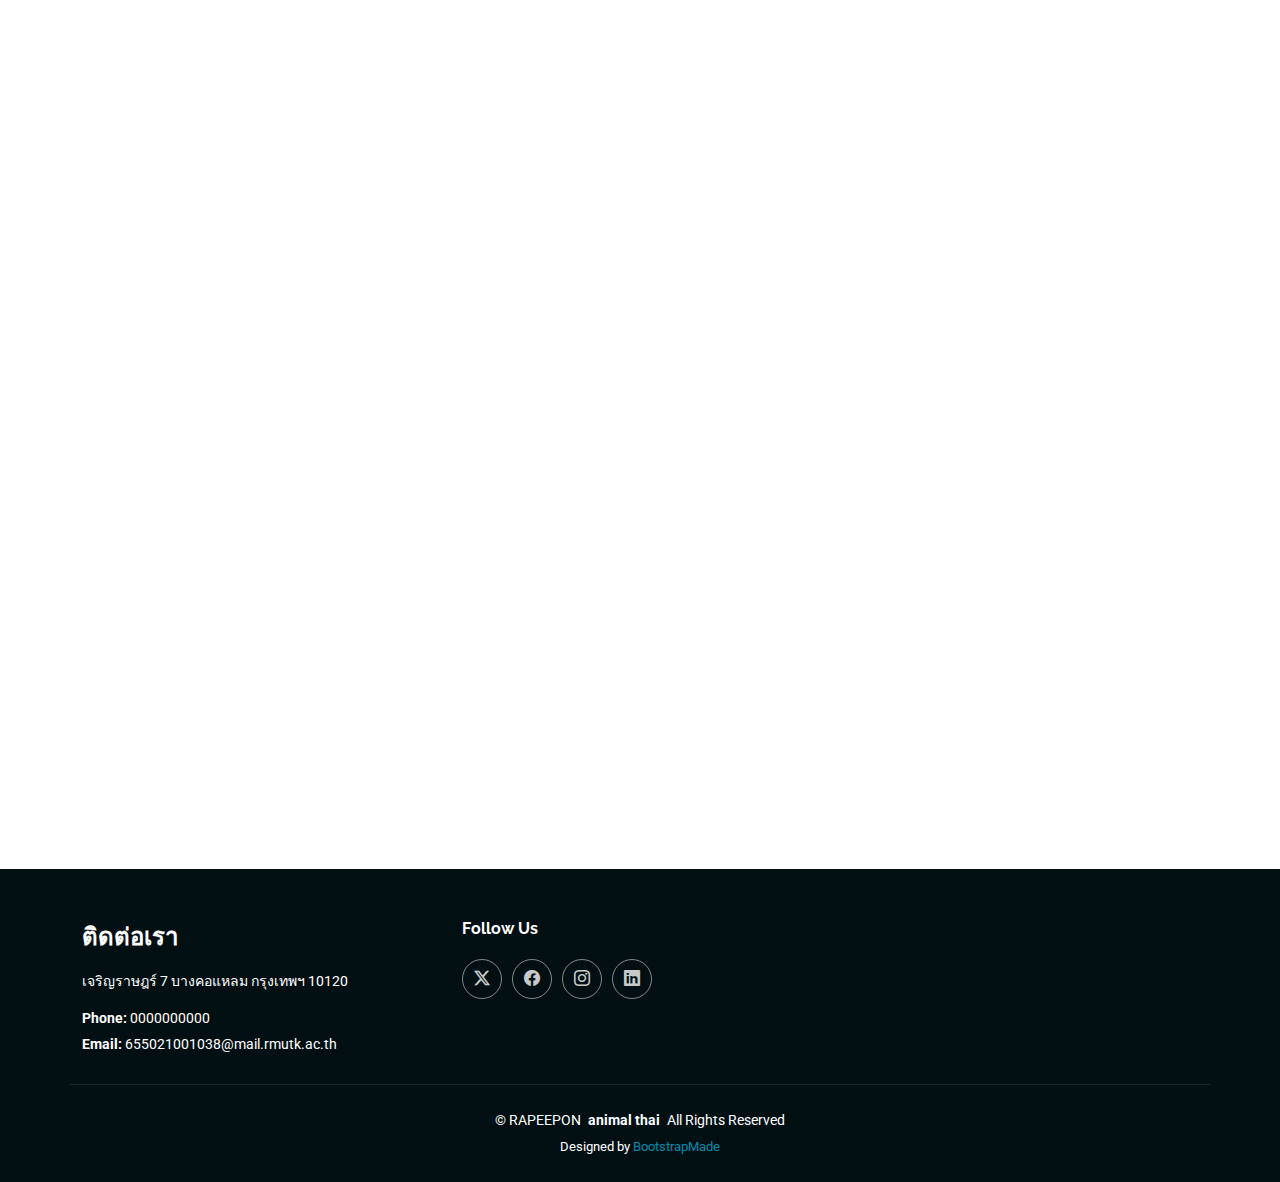
<file: gallery.html>
<!DOCTYPE html>
<html lang="en">

<head>
  <meta charset="utf-8">
  <meta content="width=device-width, initial-scale=1.0" name="viewport">
  <title>รูปภาพ</title>
  <meta name="description" content="">
  <meta name="keywords" content="">

  <!-- Favicons -->
  <link href="assets/img/heart.png" rel="icon">
  <link href="assets/img/apple-touch-icon.png" rel="apple-touch-icon">

  <!-- Fonts -->
  <link href="https://fonts.googleapis.com" rel="preconnect">
  <link href="https://fonts.gstatic.com" rel="preconnect" crossorigin>
  <link href="https://fonts.googleapis.com/css2?family=Roboto:ital,wght@0,100;0,300;0,400;0,500;0,700;0,900;1,100;1,300;1,400;1,500;1,700;1,900&family=Poppins:ital,wght@0,100;0,200;0,300;0,400;0,500;0,600;0,700;0,800;0,900;1,100;1,200;1,300;1,400;1,500;1,600;1,700;1,800;1,900&family=Raleway:ital,wght@0,100;0,200;0,300;0,400;0,500;0,600;0,700;0,800;0,900;1,100;1,200;1,300;1,400;1,500;1,600;1,700;1,800;1,900&display=swap" rel="stylesheet">

  <!-- Vendor CSS Files -->
  <link href="assets/vendor/bootstrap/css/bootstrap.min.css" rel="stylesheet">
  <link href="assets/vendor/bootstrap-icons/bootstrap-icons.css" rel="stylesheet">
  <link href="assets/vendor/aos/aos.css" rel="stylesheet">
  <link href="assets/vendor/swiper/swiper-bundle.min.css" rel="stylesheet">
  <link href="assets/vendor/glightbox/css/glightbox.min.css" rel="stylesheet">

  <!-- Main CSS File -->
  <link href="assets/css/main.css" rel="stylesheet">

  <!-- =======================================================
  * Template Name: Tour
  * Template URL: https://bootstrapmade.com/tour-bootstrap-travel-website-template/
  * Updated: Jul 01 2025 with Bootstrap v5.3.7
  * Author: BootstrapMade.com
  * License: https://bootstrapmade.com/license/
  ======================================================== -->
</head>

<body class="gallery-page">

  <header id="header" class="header d-flex align-items-center fixed-top">
    <div class="header-container container-fluid container-xl position-relative d-flex align-items-center justify-content-between">

      <a href="index.html" class="logo d-flex align-items-center me-auto me-xl-0">
        <!-- Uncomment the line below if you also wish to use an image logo -->
        <!-- <img src="assets/img/logo.webp" alt=""> -->
        <h1 class="sitename">RAPEEPON</h1>
      </a>

      <nav id="navmenu" class="navmenu">
        <ul>
          <li><a href="index.html">หน้าแรก</a></li>
          <li><a href="about.html">เกี่ยวกับ</a></li>
          <li class="dropdown"><a href="dogthai.html"><span>สุนัขพันธ์ุไทย</span> <i class="bi bi-chevron-down toggle-dropdown"></i></a>
            <ul>
              <li><a href="dogthai.html#langarn">หลังอาน</a></li>
              <li><a href="dogthai.html#bangkeaw">บางแก้ว</a></li>
            </ul>
          </li>
          <li class="dropdown"><a href="catthai.html"><span>แมวพันธุ์ไทย</span> <i class="bi bi-chevron-down toggle-dropdown"></i></a>
            <ul>
              <li><a href="catthai.html#vicheanmad">วิเชียรมาศ</a></li>
              <li><a href="catthai.html#sheesawad">สีสวาด</a></li>
              <li><a href="catthai.html#supharak">ศุภลักษณ์</a></li>
              <li><a href="catthai.html#gornja">โกญจา</a></li>
              <li><a href="catthai.html#khaomanee">ขาวมณี</a></li>
            </ul>
          <li><a href="gallery.html" class="active">แกลเลอรี่</a></li>
          </li>
          <li><a href="contact.html">ติดต่อเรา</a></li>
        </ul>
        <i class="mobile-nav-toggle d-xl-none bi bi-list"></i>
      </nav>

      <a class="btn-getstarted" href="gallery.html">Get Started</a>

    </div>
  </header>

  <main class="main">

    <!-- Page Title -->
    <div class="page-title dark-background" data-aos="fade" style="background-image: url(assets/img/cat/background4.webp);">
      <div class="container position-relative">
        <h1>แกลเลอรี่</h1>
        <p>รวมรูปภาพของสัตว์พันธ์ุไทยน่ารักๆที่นี่</p>
        <nav class="breadcrumbs">
          <ol>
            <li><a href="index.html">หน้าแรก</a></li>
            <li class="current">แกลเลอรี่</li>
          </ol>
        </nav>
      </div>
    </div><!-- End Page Title -->

    <!-- Gallery Slider Section -->
    <section id="gallery-slider" class="gallery-slider section">

      <div class="container" data-aos="fade-up" data-aos-delay="100">

        <div class="gallery-container">
          <div class="swiper init-swiper">
            <script type="application/json" class="swiper-config">
              {
                "loop": true,
                "speed": 800,
                "autoplay": {
                  "delay": 4000
                },
                "effect": "coverflow",
                "grabCursor": true,
                "centeredSlides": true,
                "slidesPerView": "auto",
                "coverflowEffect": {
                  "rotate": 50,
                  "stretch": 0,
                  "depth": 100,
                  "modifier": 1,
                  "slideShadows": true
                },
                "pagination": {
                  "el": ".swiper-pagination",
                  "type": "bullets",
                  "clickable": true
                },
                "navigation": {
                  "nextEl": ".swiper-button-next",
                  "prevEl": ".swiper-button-prev"
                },
                "breakpoints": {
                  "320": {
                    "slidesPerView": 1,
                    "spaceBetween": 10
                  },
                  "768": {
                    "slidesPerView": 2,
                    "spaceBetween": 20
                  },
                  "1024": {
                    "slidesPerView": 3,
                    "spaceBetween": 30
                  }
                }
              }
            </script>
            <div class="swiper-wrapper">
              <div class="swiper-slide">
                <div class="gallery-item">
                  <div class="gallery-img">
                    <a class="glightbox" data-gallery="images-gallery" href="assets/img/gallery/cat1.jpg">
                      <img src="assets/img/gallery/cat1.jpg" class="img-fluid" alt="">
                      <div class="gallery-overlay">
                        <i class="bi bi-plus-circle"></i>
                      </div>
                    </a>
                  </div>
                </div>
              </div>
              <div class="swiper-slide">
                <div class="gallery-item">
                  <div class="gallery-img">
                    <a class="glightbox" data-gallery="images-gallery" href="assets/img/gallery/cat2.jpg">
                      <img src="assets/img/gallery/cat2.jpg" class="img-fluid" alt="">
                      <div class="gallery-overlay">
                        <i class="bi bi-plus-circle"></i>
                      </div>
                    </a>
                  </div>
                </div>
              </div>
              <div class="swiper-slide">
                <div class="gallery-item">
                  <div class="gallery-img">
                    <a class="glightbox" data-gallery="images-gallery" href="assets/img/gallery/cat3.jpg">
                      <img src="assets/img/gallery/cat3.jpg" class="img-fluid" alt="">
                      <div class="gallery-overlay">
                        <i class="bi bi-plus-circle"></i>
                      </div>
                    </a>
                  </div>
                </div>
              </div>
              <div class="swiper-slide">
                <div class="gallery-item">
                  <div class="gallery-img">
                    <a class="glightbox" data-gallery="images-gallery" href="assets/img/gallery/cat4.jpg">
                      <img src="assets/img/gallery/cat4.jpg" class="img-fluid" alt="">
                      <div class="gallery-overlay">
                        <i class="bi bi-plus-circle"></i>
                      </div>
                    </a>
                  </div>
                </div>
              </div>
              <div class="swiper-slide">
                <div class="gallery-item">
                  <div class="gallery-img">
                    <a class="glightbox" data-gallery="images-gallery" href="assets/img/gallery/cat5.jpg">
                      <img src="assets/img/gallery/cat5.jpg" class="img-fluid" alt="">
                      <div class="gallery-overlay">
                        <i class="bi bi-plus-circle"></i>
                      </div>
                    </a>
                  </div>
                </div>
              </div>
              <div class="swiper-slide">
                <div class="gallery-item">
                  <div class="gallery-img">
                    <a class="glightbox" data-gallery="images-gallery" href="assets/img/gallery/cat6.jpg">
                      <img src="assets/img/gallery/cat6.jpg" class="img-fluid" alt="">
                      <div class="gallery-overlay">
                        <i class="bi bi-plus-circle"></i>
                      </div>
                    </a>
                  </div>
                </div>
              </div>
              <div class="swiper-slide">
                <div class="gallery-item">
                  <div class="gallery-img">
                    <a class="glightbox" data-gallery="images-gallery" href="assets/img/gallery/">
                      <img src="assets/img/gallery/cat7.jpg" class="img-fluid" alt="">
                      <div class="gallery-overlay">
                        <i class="bi bi-plus-circle"></i>
                      </div>
                    </a>
                  </div>
                </div>
              </div>
              <div class="swiper-slide">
                <div class="gallery-item">
                  <div class="gallery-img">
                    <a class="glightbox" data-gallery="images-gallery" href="assets/img/gallery/cat8.jpg">
                      <img src="assets/img/gallery/cat8.jpg" class="img-fluid" alt="">
                      <div class="gallery-overlay">
                        <i class="bi bi-plus-circle"></i>
                      </div>
                    </a>
                  </div>
                </div>
              </div>
                            <div class="swiper-slide">
                <div class="gallery-item">
                  <div class="gallery-img">
                    <a class="glightbox" data-gallery="images-gallery" href="assets/img/gallery/cat9.jpg">
                      <img src="assets/img/gallery/cat9.jpg" class="img-fluid" alt="">
                      <div class="gallery-overlay">
                        <i class="bi bi-plus-circle"></i>
                      </div>
                    </a>
                  </div>
                </div>
              </div>
                            <div class="swiper-slide">
                <div class="gallery-item">
                  <div class="gallery-img">
                    <a class="glightbox" data-gallery="images-gallery" href="assets/img/gallery/arn1.jpg">
                      <img src="assets/img/gallery/arn1.jpg" class="img-fluid" alt="">
                      <div class="gallery-overlay">
                        <i class="bi bi-plus-circle"></i>
                      </div>
                    </a>
                  </div>
                </div>
              </div>
                            <div class="swiper-slide">
                <div class="gallery-item">
                  <div class="gallery-img">
                    <a class="glightbox" data-gallery="images-gallery" href="assets/img/gallery/arn2.jpg">
                      <img src="assets/img/gallery/arn2.jpg" class="img-fluid" alt="">
                      <div class="gallery-overlay">
                        <i class="bi bi-plus-circle"></i>
                      </div>
                    </a>
                  </div>
                </div>
              </div>
                            <div class="swiper-slide">
                <div class="gallery-item">
                  <div class="gallery-img">
                    <a class="glightbox" data-gallery="images-gallery" href="assets/img/gallery/arn3.jpg">
                      <img src="assets/img/gallery/arn3.jpg" class="img-fluid" alt="">
                      <div class="gallery-overlay">
                        <i class="bi bi-plus-circle"></i>
                      </div>
                    </a>
                  </div>
                </div>
              </div>
                            <div class="swiper-slide">
                <div class="gallery-item">
                  <div class="gallery-img">
                    <a class="glightbox" data-gallery="images-gallery" href="assets/img/gallery/arn4.jpg">
                      <img src="assets/img/gallery/arn4.jpg" class="img-fluid" alt="">
                      <div class="gallery-overlay">
                        <i class="bi bi-plus-circle"></i>
                      </div>
                    </a>
                  </div>
                </div>
              </div>
                            <div class="swiper-slide">
                <div class="gallery-item">
                  <div class="gallery-img">
                    <a class="glightbox" data-gallery="images-gallery" href="assets/img/gallery/arn9.jpg">
                      <img src="assets/img/gallery/arn9.jpg" class="img-fluid" alt="">
                      <div class="gallery-overlay">
                        <i class="bi bi-plus-circle"></i>
                      </div>
                    </a>
                  </div>
                </div>
              </div>
                            <div class="swiper-slide">
                <div class="gallery-item">
                  <div class="gallery-img">
                    <a class="glightbox" data-gallery="images-gallery" href="assets/img/gallery/bang1.jpg">
                      <img src="assets/img/gallery/bang1.jpg" class="img-fluid" alt="">
                      <div class="gallery-overlay">
                        <i class="bi bi-plus-circle"></i>
                      </div>
                    </a>
                  </div>
                </div>
              </div>
                            <div class="swiper-slide">
                <div class="gallery-item">
                  <div class="gallery-img">
                    <a class="glightbox" data-gallery="images-gallery" href="assets/img/gallery/bang2.jpg">
                      <img src="assets/img/gallery/bang2.jpg" class="img-fluid" alt="">
                      <div class="gallery-overlay">
                        <i class="bi bi-plus-circle"></i>
                      </div>
                    </a>
                  </div>
                </div>
              </div>
                            <div class="swiper-slide">
                <div class="gallery-item">
                  <div class="gallery-img">
                    <a class="glightbox" data-gallery="images-gallery" href="assets/img/gallery/bang3.jpg">
                      <img src="assets/img/gallery/bang3.jpg" class="img-fluid" alt="">
                      <div class="gallery-overlay">
                        <i class="bi bi-plus-circle"></i>
                      </div>
                    </a>
                  </div>
                </div>
              </div>
                            <div class="swiper-slide">
                <div class="gallery-item">
                  <div class="gallery-img">
                    <a class="glightbox" data-gallery="images-gallery" href="assets/img/gallery/bang4.jpg">
                      <img src="assets/img/gallery/bang4.jpg" class="img-fluid" alt="">
                      <div class="gallery-overlay">
                        <i class="bi bi-plus-circle"></i>
                      </div>
                    </a>
                  </div>
                </div>
              </div>
                            <div class="swiper-slide">
                <div class="gallery-item">
                  <div class="gallery-img">
                    <a class="glightbox" data-gallery="images-gallery" href="assets/img/gallery/bang5.jfif">
                      <img src="assets/img/gallery/bang5.jfif" class="img-fluid" alt="">
                      <div class="gallery-overlay">
                        <i class="bi bi-plus-circle"></i>
                      </div>
                    </a>
                  </div>
                </div>
              </div>
                            <div class="swiper-slide">
                <div class="gallery-item">
                  <div class="gallery-img">
                    <a class="glightbox" data-gallery="images-gallery" href="assets/img/gallery/bang6.jfif">
                      <img src="assets/img/gallery/bang6.jfif" class="img-fluid" alt="">
                      <div class="gallery-overlay">
                        <i class="bi bi-plus-circle"></i>
                      </div>
                    </a>
                  </div>
                </div>
              </div>
            </div>
            <div class="swiper-pagination"></div>
            <div class="swiper-button-next"></div>
            <div class="swiper-button-prev"></div>
          </div>
        </div>

      </div>

    </section><!-- /Gallery Slider Section -->

    <!-- Gallery Section -->
    <section id="gallery" class="gallery section">

      <div class="container" data-aos="fade-up" data-aos-delay="100">

        <div class="isotope-layout" data-default-filter="*" data-layout="masonry" data-sort="original-order">
          <ul class="gallery-filters isotope-filters" data-aos="fade-up" data-aos-delay="100">
            <li data-filter="*" class="filter-active">ทั้งหมด</li>
            <li data-filter=".filter-nature">แมว</li>
            <li data-filter=".filter-architecture">สุนัข</li>
          </ul>

          <div class="row gallery-grid isotope-container" data-aos="fade-up" data-aos-delay="100">

            <div class="col-xl-3 col-md-4 col-sm-6 gallery-item isotope-item filter-nature">
              <div class="gallery-card">
                <div class="gallery-image">
                  <img src="assets/img/gallery/cat1.jpg" class="img-fluid" alt="">
                </div>
                <div class="gallery-overlay">
                  <div class="gallery-actions">
                    <a href="assets/img/gallery/cat1.jpg" title="View Image" class="glightbox"><i class="bi bi-eye"></i></a>
                  </div>
                </div>
              </div>
            </div><!-- End Gallery Item -->

            <div class="col-xl-3 col-md-4 col-sm-6 gallery-item isotope-item filter-architecture">
              <div class="gallery-card">
                <div class="gallery-image">
                  <img src="assets/img/gallery/arn1.jpg" class="img-fluid" alt="">
                </div>
                <div class="gallery-overlay">
                  <div class="gallery-actions">
                    <a href="assets/img/gallery/arn1.jpg" title="View Image" class="glightbox"><i class="bi bi-eye"></i></a>
                  </div>
                </div>
              </div>
            </div><!-- End Gallery Item -->

            <div class="col-xl-3 col-md-4 col-sm-6 gallery-item isotope-item filter-nature">
              <div class="gallery-card">
                <div class="gallery-image">
                  <img src="assets/img/gallery/cat2.jpg" class="img-fluid" alt="">
                </div>
                <div class="gallery-overlay">
                  <div class="gallery-actions">
                    <a href="assets/img/gallery/cat2.jpg" title="View Image" class="glightbox"><i class="bi bi-eye"></i></a>
                  </div>
                </div>
              </div>
            </div><!-- End Gallery Item -->

            <div class="col-xl-3 col-md-4 col-sm-6 gallery-item isotope-item filter-architecture">
              <div class="gallery-card">
                <div class="gallery-image">
                  <img src="assets/img/gallery/arn2.jpg" class="img-fluid" alt="">
                </div>
                <div class="gallery-overlay">
                  <div class="gallery-actions">
                    <a href="assets/img/gallery/arn2.jpg" title="View Image" class="glightbox"><i class="bi bi-eye"></i></a>
                  </div>
                </div>
              </div>
            </div><!-- End Gallery Item -->

            <div class="col-xl-3 col-md-4 col-sm-6 gallery-item isotope-item filter-nature">
              <div class="gallery-card">
                <div class="gallery-image">
                  <img src="assets/img/gallery/cat4.jpg" class="img-fluid" alt="">
                </div>
                <div class="gallery-overlay">
                  <div class="gallery-actions">
                    <a href="assets/img/gallery/cat4.jpg" title="View Image" class="glightbox"><i class="bi bi-eye"></i></a>

                  </div>
                </div>
              </div>
            </div><!-- End Gallery Item -->

            <div class="col-xl-3 col-md-4 col-sm-6 gallery-item isotope-item filter-architecture">
              <div class="gallery-card">
                <div class="gallery-image">
                  <img src="assets/img/gallery/arn3.jpg" class="img-fluid" alt="">
                </div>
                <div class="gallery-overlay">
                  <div class="gallery-actions">
                    <a href="assets/img/gallery/arn3.jpg" title="View Image" class="glightbox"><i class="bi bi-eye"></i></a>

                  </div>
                </div>
              </div>
            </div><!-- End Gallery Item -->

            <div class="col-xl-3 col-md-4 col-sm-6 gallery-item isotope-item filter-nature">
              <div class="gallery-card">
                <div class="gallery-image">
                  <img src="assets/img/gallery/cat3.jpg" class="img-fluid" alt="">
                </div>
                <div class="gallery-overlay">
                  <div class="gallery-actions">
                    <a href="assets/img/gallery/cat3.jpg" title="View Image" class="glightbox"><i class="bi bi-eye"></i></a>

                  </div>
                </div>
              </div>
            </div><!-- End Gallery Item -->

            <div class="col-xl-3 col-md-4 col-sm-6 gallery-item isotope-item filter-architecture">
              <div class="gallery-card">
                <div class="gallery-image">
                  <img src="assets/img/gallery/arn4.jpg" class="img-fluid" alt="">
                </div>
                <div class="gallery-overlay">
                  <div class="gallery-actions">
                    <a href="assets/img/gallery/arn4.jpg" title="View Image" class="glightbox"><i class="bi bi-eye"></i></a>

                  </div>
                </div>
              </div>
            </div><!-- End Gallery Item -->

            <div class="col-xl-3 col-md-4 col-sm-6 gallery-item isotope-item filter-nature">
              <div class="gallery-card">
                <div class="gallery-image">
                  <img src="assets/img/gallery/cat5.jpg" class="img-fluid" alt="">
                </div>
                <div class="gallery-overlay">
                  <div class="gallery-actions">
                    <a href="assets/img/gallery/cat5.jpg" title="View Image" class="glightbox"><i class="bi bi-eye"></i></a>

                  </div>
                </div>
              </div>
            </div><!-- End Gallery Item -->

            <div class="col-xl-3 col-md-4 col-sm-6 gallery-item isotope-item filter-architecture">
              <div class="gallery-card">
                <div class="gallery-image">
                  <img src="assets/img/gallery/arn9.jpg" class="img-fluid" alt="">
                </div>
                <div class="gallery-overlay">
                  <div class="gallery-actions">
                    <a href="assets/img/gallery/arn9.jpg" title="View Image" class="glightbox"><i class="bi bi-eye"></i></a>

                  </div>
                </div>
              </div>
            </div><!-- End Gallery Item -->

            <div class="col-xl-3 col-md-4 col-sm-6 gallery-item isotope-item filter-nature">
              <div class="gallery-card">
                <div class="gallery-image">
                  <img src="assets/img/gallery/cat6.jpg" class="img-fluid" alt="">
                </div>
                <div class="gallery-overlay">
                  <div class="gallery-actions">
                    <a href="assets/img/gallery/cat6.jpg" title="View Image" class="glightbox"><i class="bi bi-eye"></i></a>

                  </div>
                </div>
              </div>
            </div><!-- End Gallery Item -->

            <div class="col-xl-3 col-md-4 col-sm-6 gallery-item isotope-item filter-architecture">
              <div class="gallery-card">
                <div class="gallery-image">
                  <img src="assets/img/gallery/bang1.jpg" class="img-fluid" alt="">
                </div>
                <div class="gallery-overlay">
                  <div class="gallery-actions">
                    <a href="assets/img/gallery/bang1.jpg" title="View Image" class="glightbox"><i class="bi bi-eye"></i></a>

                  </div>
                </div>
              </div>
            </div><!-- End Gallery Item -->

            <div class="col-xl-3 col-md-4 col-sm-6 gallery-item isotope-item filter-nature">
              <div class="gallery-card">
                <div class="gallery-image">
                  <img src="assets/img/gallery/cat7.jpg" class="img-fluid" alt="">
                </div>
                <div class="gallery-overlay">
                  <div class="gallery-actions">
                    <a href="assets/img/gallery/cat7.jpg" title="View Image" class="glightbox"><i class="bi bi-eye"></i></a>

                  </div>
                </div>
              </div>
            </div><!-- End Gallery Item -->

            <div class="col-xl-3 col-md-4 col-sm-6 gallery-item isotope-item filter-architecture">
              <div class="gallery-card">
                <div class="gallery-image">
                  <img src="assets/img/gallery/bang2.jpg" class="img-fluid" alt="">
                </div>
                <div class="gallery-overlay">
                  <div class="gallery-actions">
                    <a href="assets/img/gallery/bang2.jpg" title="View Image" class="glightbox"><i class="bi bi-eye"></i></a>

                  </div>
                </div>
              </div>
            </div><!-- End Gallery Item -->

            <div class="col-xl-3 col-md-4 col-sm-6 gallery-item isotope-item filter-nature">
              <div class="gallery-card">
                <div class="gallery-image">
                  <img src="assets/img/gallery/cat7.png" class="img-fluid" alt="">
                </div>
                <div class="gallery-overlay">
                  <div class="gallery-actions">
                    <a href="assets/img/gallery/cat7.png" title="View Image" class="glightbox"><i class="bi bi-eye"></i></a>

                  </div>
                </div>
              </div>
            </div><!-- End Gallery Item -->

            <div class="col-xl-3 col-md-4 col-sm-6 gallery-item isotope-item filter-architecture">
              <div class="gallery-card">
                <div class="gallery-image">
                  <img src="assets/img/gallery/bang3.jpg" class="img-fluid" alt="">
                </div>
                <div class="gallery-overlay">
                  <div class="gallery-actions">
                    <a href="assets/img/gallery/bang3.jpg" title="View Image" class="glightbox"><i class="bi bi-eye"></i></a>

                  </div>
                </div>
              </div>
            </div><!-- End Gallery Item -->

            <div class="col-xl-3 col-md-4 col-sm-6 gallery-item isotope-item filter-nature">
              <div class="gallery-card">
                <div class="gallery-image">
                  <img src="assets/img/gallery/cat8.jpg" class="img-fluid" alt="">
                </div>
                <div class="gallery-overlay">
                  <div class="gallery-actions">
                    <a href="assets/img/gallery/cat8.jpg" title="View Image" class="glightbox"><i class="bi bi-eye"></i></a>

                  </div>
                </div>
              </div>
            </div><!-- End Gallery Item -->

            <div class="col-xl-3 col-md-4 col-sm-6 gallery-item isotope-item filter-architecture">
              <div class="gallery-card">
                <div class="gallery-image">
                  <img src="assets/img/gallery/bang4.jpg" class="img-fluid" alt="">
                </div>
                <div class="gallery-overlay">
                  <div class="gallery-actions">
                    <a href="assets/img/gallery/bang4.jpg" title="View Image" class="glightbox"><i class="bi bi-eye"></i></a>

                  </div>
                </div>
              </div>
            </div><!-- End Gallery Item -->

            <div class="col-xl-3 col-md-4 col-sm-6 gallery-item isotope-item filter-nature">
              <div class="gallery-card">
                <div class="gallery-image">
                  <img src="assets/img/gallery/cat9.jpg" class="img-fluid" alt="">
                </div>
                <div class="gallery-overlay">
                  <div class="gallery-actions">
                    <a href="assets/img/gallery/cat9.jpg" title="View Image" class="glightbox"><i class="bi bi-eye"></i></a>

                  </div>
                </div>
              </div>
            </div><!-- End Gallery Item -->

            <div class="col-xl-3 col-md-4 col-sm-6 gallery-item isotope-item filter-architecture">
              <div class="gallery-card">
                <div class="gallery-image">
                  <img src="assets/img/gallery/bang5.jfif" class="img-fluid" alt="">
                </div>
                <div class="gallery-overlay">
                  <div class="gallery-actions">
                    <a href="assets/img/gallery/bang5.jfif" title="View Image" class="glightbox"><i class="bi bi-eye"></i></a>

                  </div>
                </div>
              </div>
            </div><!-- End Gallery Item -->

            <div class="col-xl-3 col-md-4 col-sm-6 gallery-item isotope-item filter-nature">
              <div class="gallery-card">
                <div class="gallery-image">
                  <img src="assets/img/gallery/cat11.jpg" class="img-fluid" alt="">
                </div>
                <div class="gallery-overlay">
                  <div class="gallery-actions">
                    <a href="assets/img/gallery/cat11.jpg" title="View Image" class="glightbox"><i class="bi bi-eye"></i></a>

                  </div>
                </div>
              </div>
            </div><!-- End Gallery Item -->

            <div class="col-xl-3 col-md-4 col-sm-6 gallery-item isotope-item filter-architecture">
              <div class="gallery-card">
                <div class="gallery-image">
                  <img src="assets/img/gallery/bang6.jfif" class="img-fluid" alt="">
                </div>
                <div class="gallery-overlay">
                  <div class="gallery-actions">
                    <a href="assets/img/gallery/bang6.jfif" title="View Image" class="glightbox"><i class="bi bi-eye"></i></a>

                  </div>
                </div>
              </div>
            </div><!-- End Gallery Item -->

          </div>
        </div>

      </div>

    </section><!-- /Gallery Section -->

  </main>

<footer id="footer" class="footer position-relative dark-background">

    <div class="container footer-top">
      <div class="row gy-4">
        <div class="col-lg-4 col-md-6 footer-about">
          <a href="index.html" class="d-flex align-items-center">
            <span class="sitename">ติดต่อเรา</span>
          </a>
          <div class="footer-contact pt-3">
            <p>เจริญราษฎร์ 7 บางคอแหลม กรุงเทพฯ 10120</p>
            <p class="mt-3"><strong>Phone:</strong> <span>0000000000</span></p>
            <p><strong>Email:</strong> <span>655021001038@mail.rmutk.ac.th</span></p>
          </div>
        </div>

        <div class="col-lg-4 col-md-12">
          <h4>Follow Us</h4>
          <div class="social-links d-flex">
            <a href=""><i class="bi bi-twitter-x"></i></a>
            <a href=""><i class="bi bi-facebook"></i></a>
            <a href=""><i class="bi bi-instagram"></i></a>
            <a href=""><i class="bi bi-linkedin"></i></a>
          </div>
        </div>

      </div>
    </div>

    <div class="container copyright text-center mt-4">
      <p>© <span>RAPEEPON</span> <strong class="px-1 sitename">animal thai</strong> <span>All Rights Reserved</span></p>
      <div class="credits">
        <!-- All the links in the footer should remain intact. -->
        <!-- You can delete the links only if you've purchased the pro version. -->
        <!-- Licensing information: https://bootstrapmade.com/license/ -->
        <!-- Purchase the pro version with working PHP/AJAX contact form: [buy-url] -->
        Designed by <a href="https://bootstrapmade.com/">BootstrapMade</a>
      </div>
    </div>

  </footer>
  <!-- Scroll Top -->
  <a href="#" id="scroll-top" class="scroll-top d-flex align-items-center justify-content-center"><i class="bi bi-arrow-up-short"></i></a>

  <!-- Preloader -->
  <div id="preloader"></div>

  <!-- Vendor JS Files -->
  <script src="assets/vendor/bootstrap/js/bootstrap.bundle.min.js"></script>
  <script src="assets/vendor/php-email-form/validate.js"></script>
  <script src="assets/vendor/aos/aos.js"></script>
  <script src="assets/vendor/purecounter/purecounter_vanilla.js"></script>
  <script src="assets/vendor/swiper/swiper-bundle.min.js"></script>
  <script src="assets/vendor/isotope-layout/isotope.pkgd.min.js"></script>
  <script src="assets/vendor/imagesloaded/imagesloaded.pkgd.min.js"></script>
  <script src="assets/vendor/glightbox/js/glightbox.min.js"></script>

  <!-- Main JS File -->
  <script src="assets/js/main.js"></script>

</body>

</html>
</file>
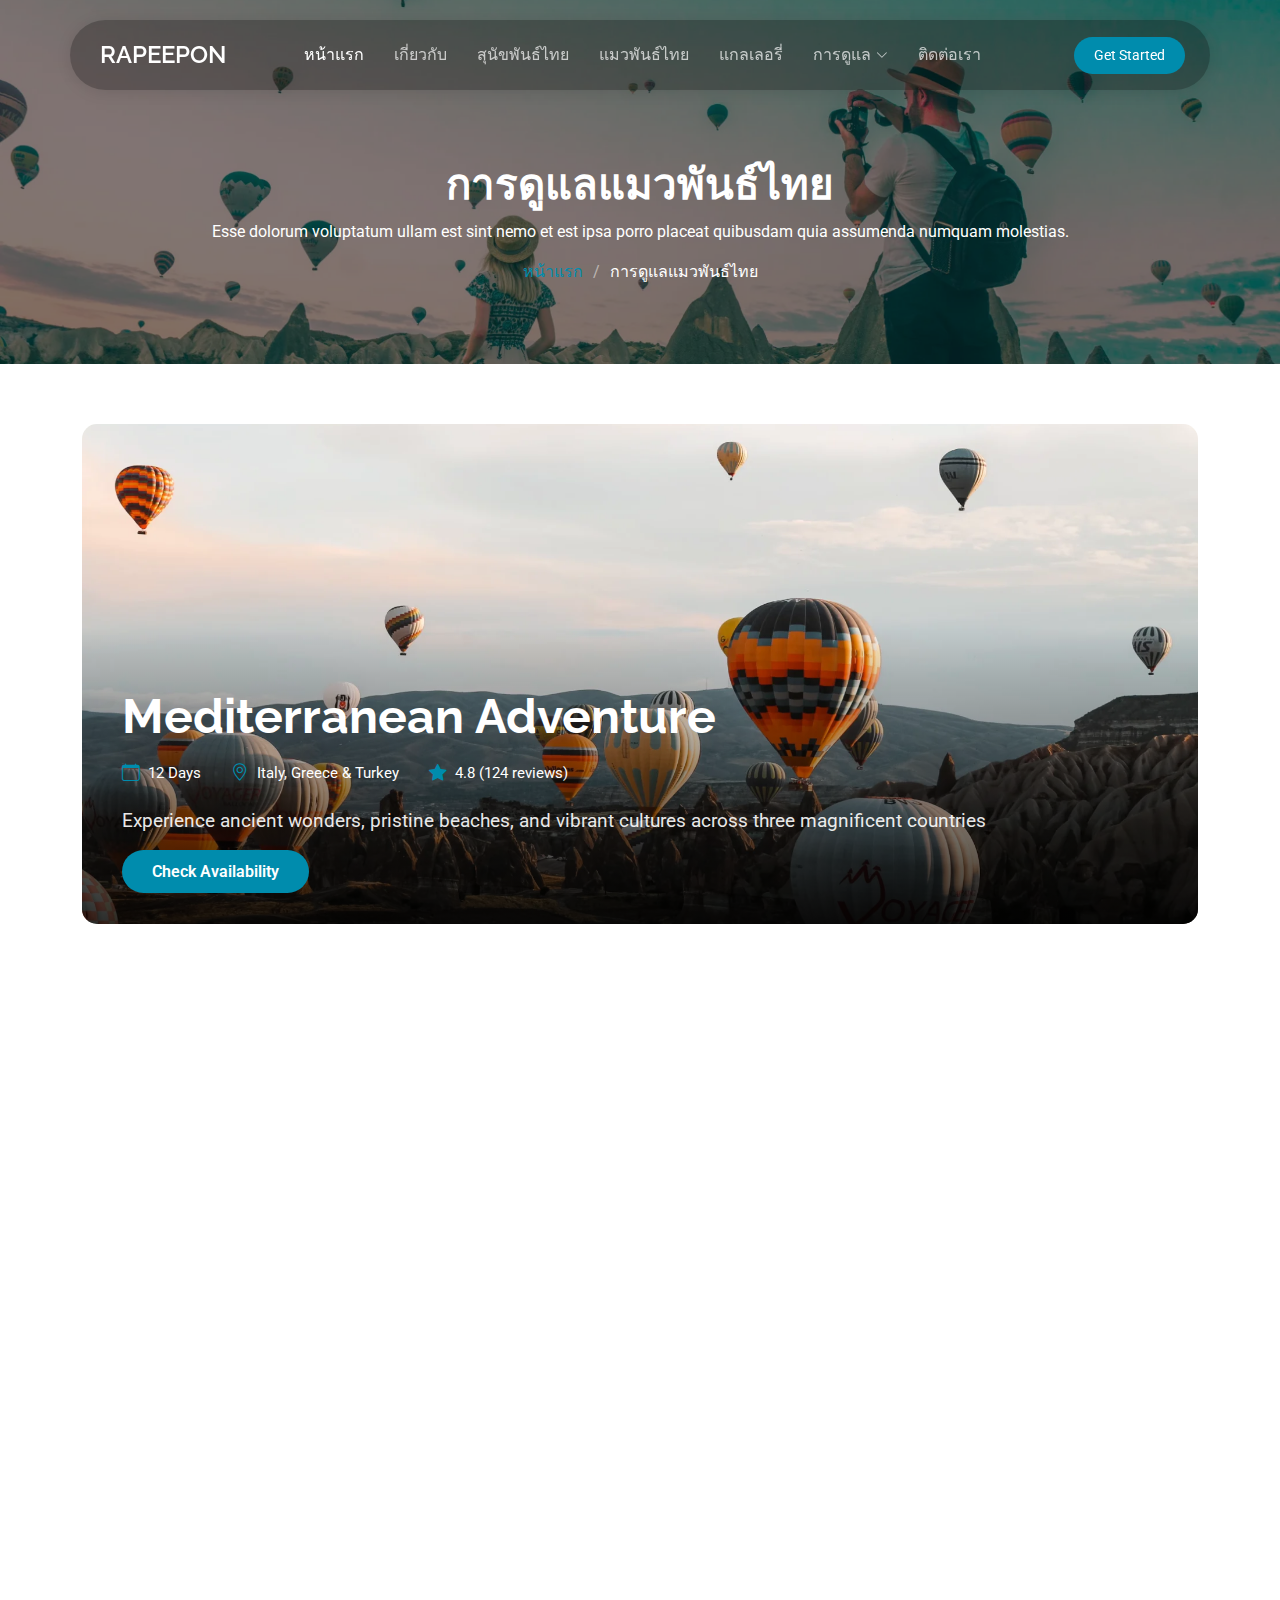
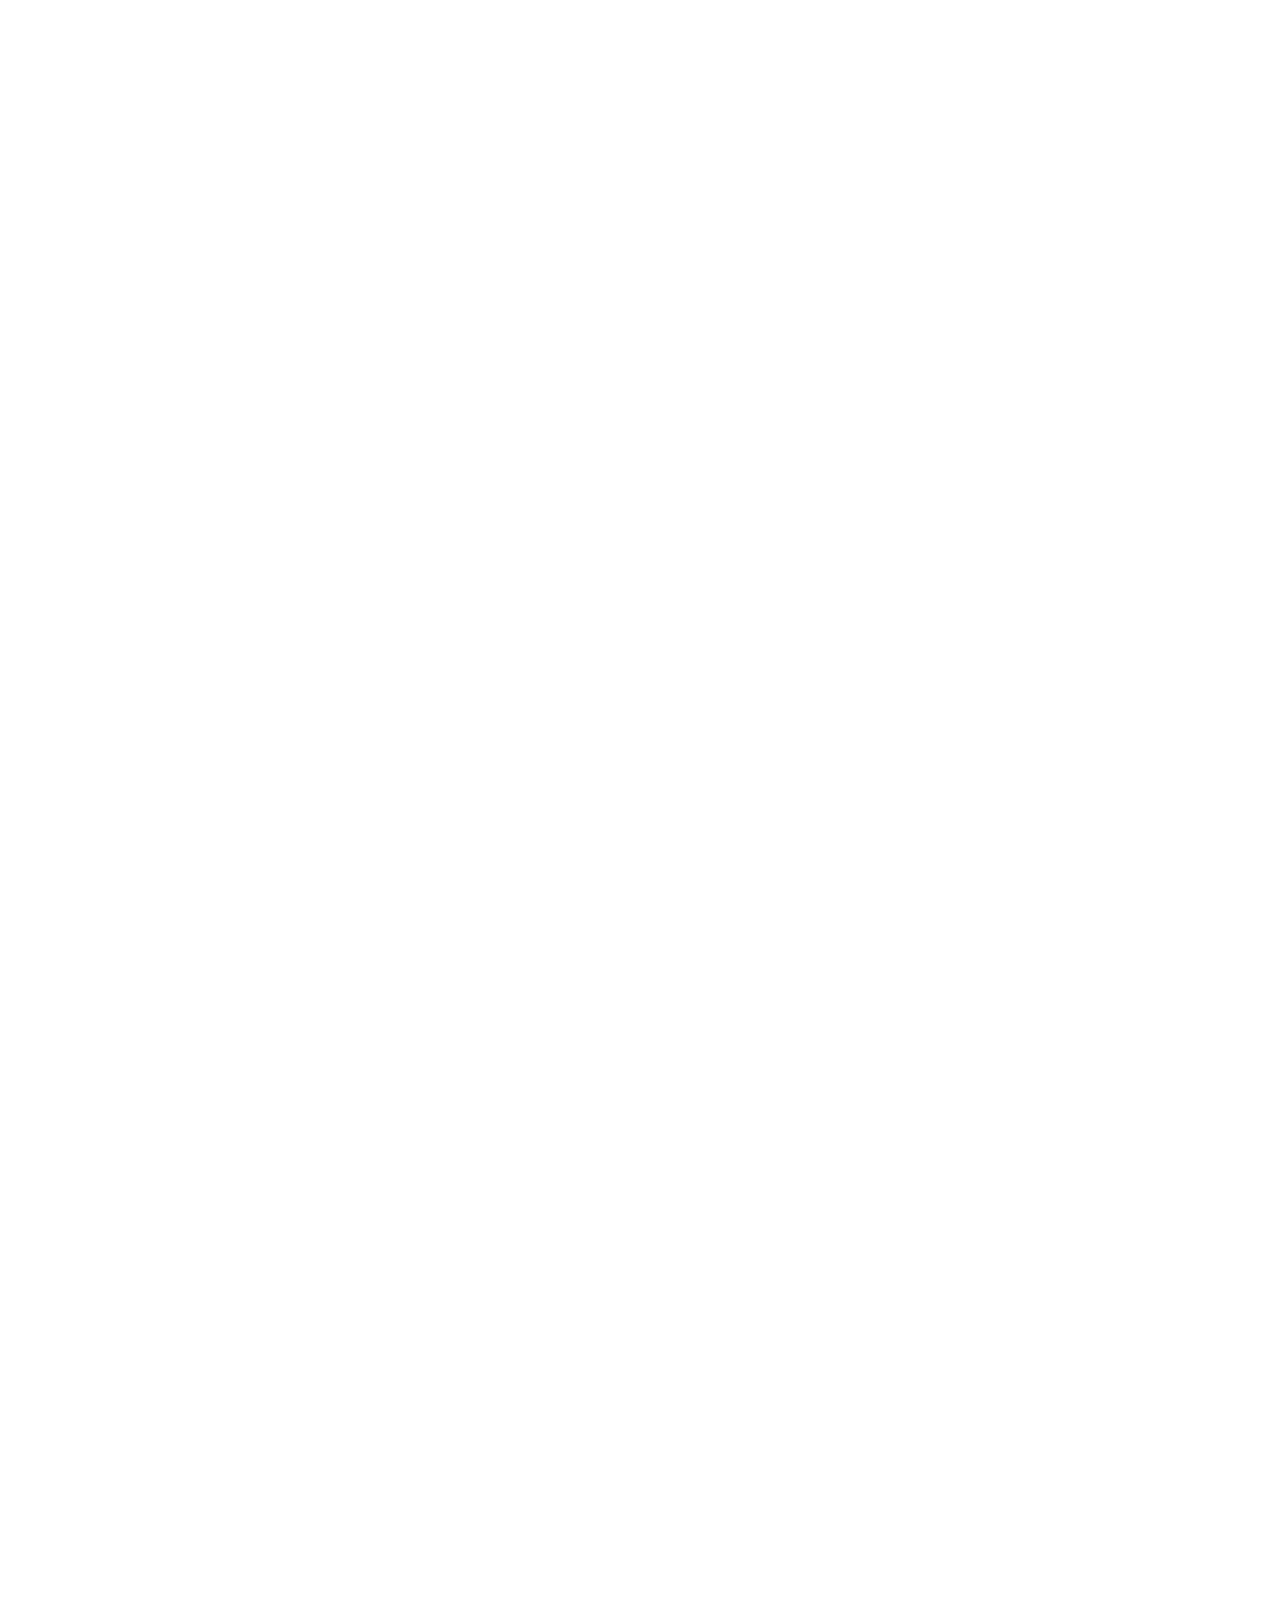
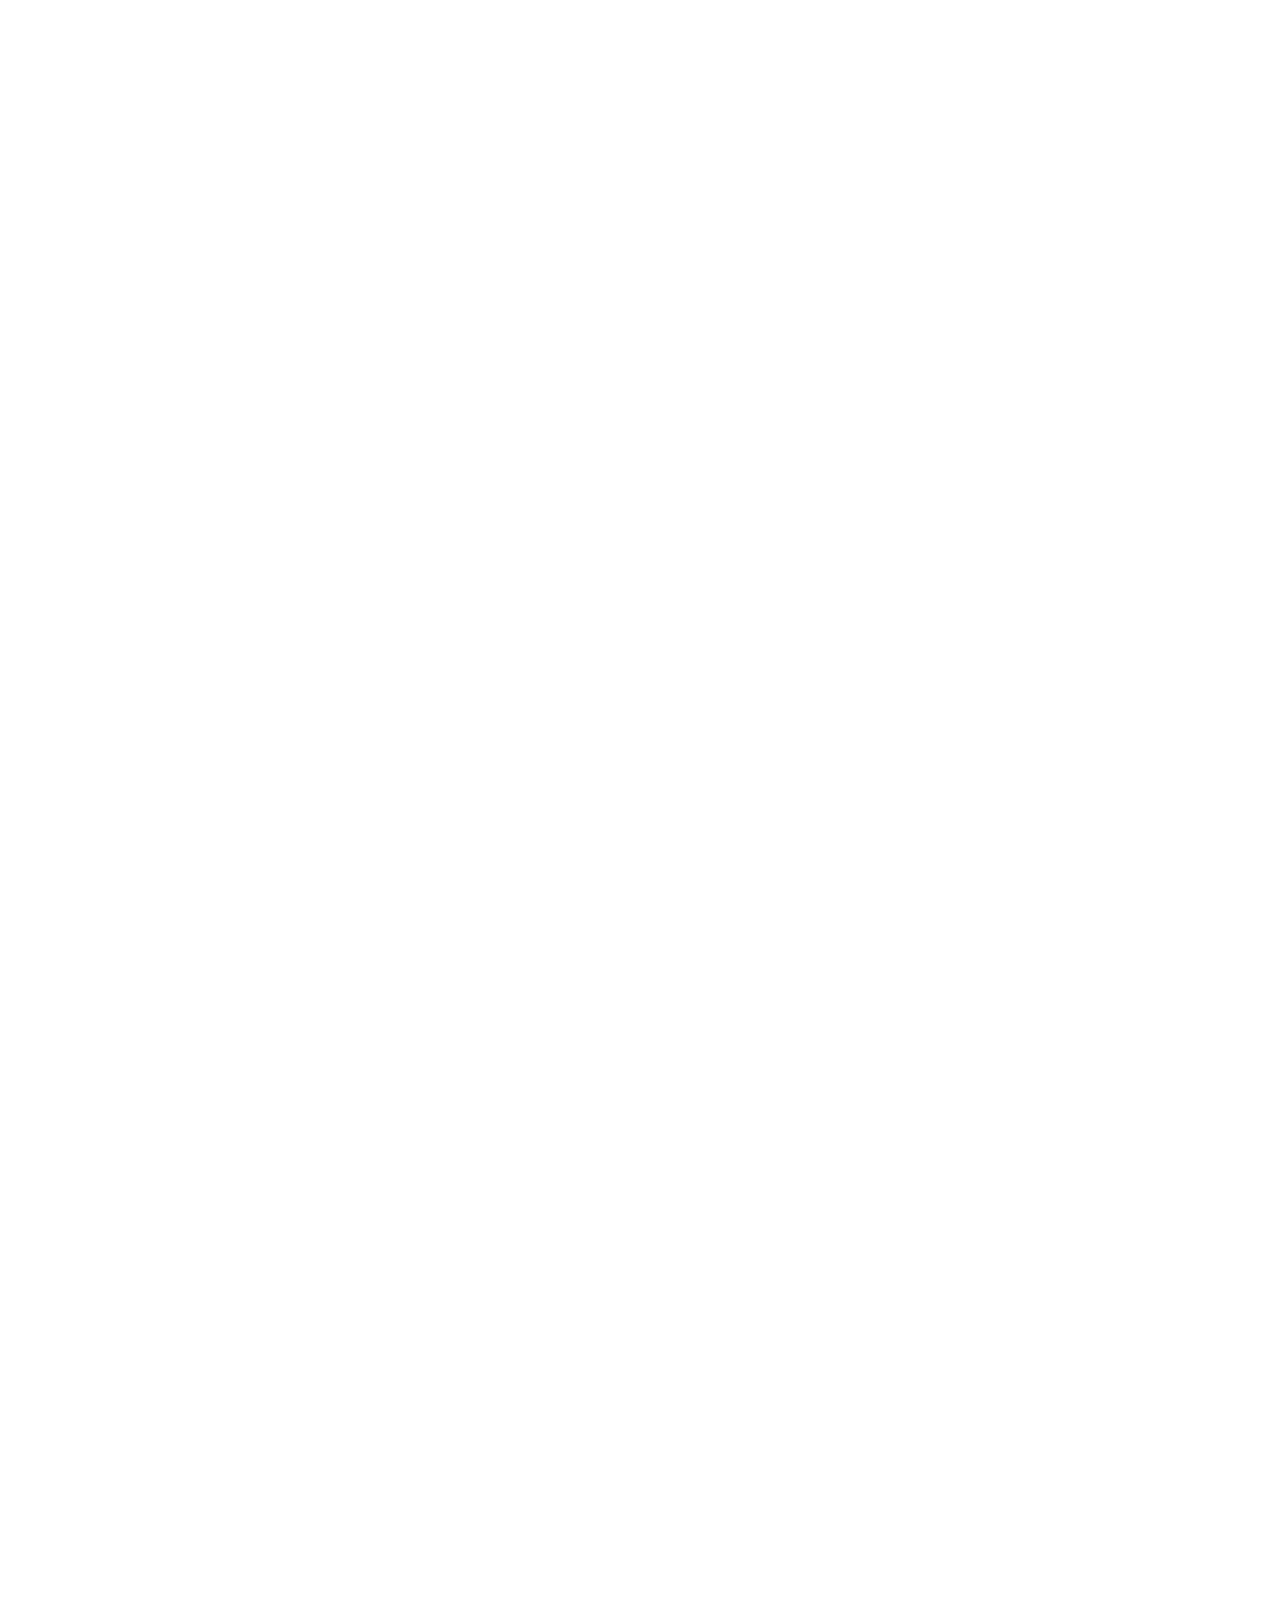
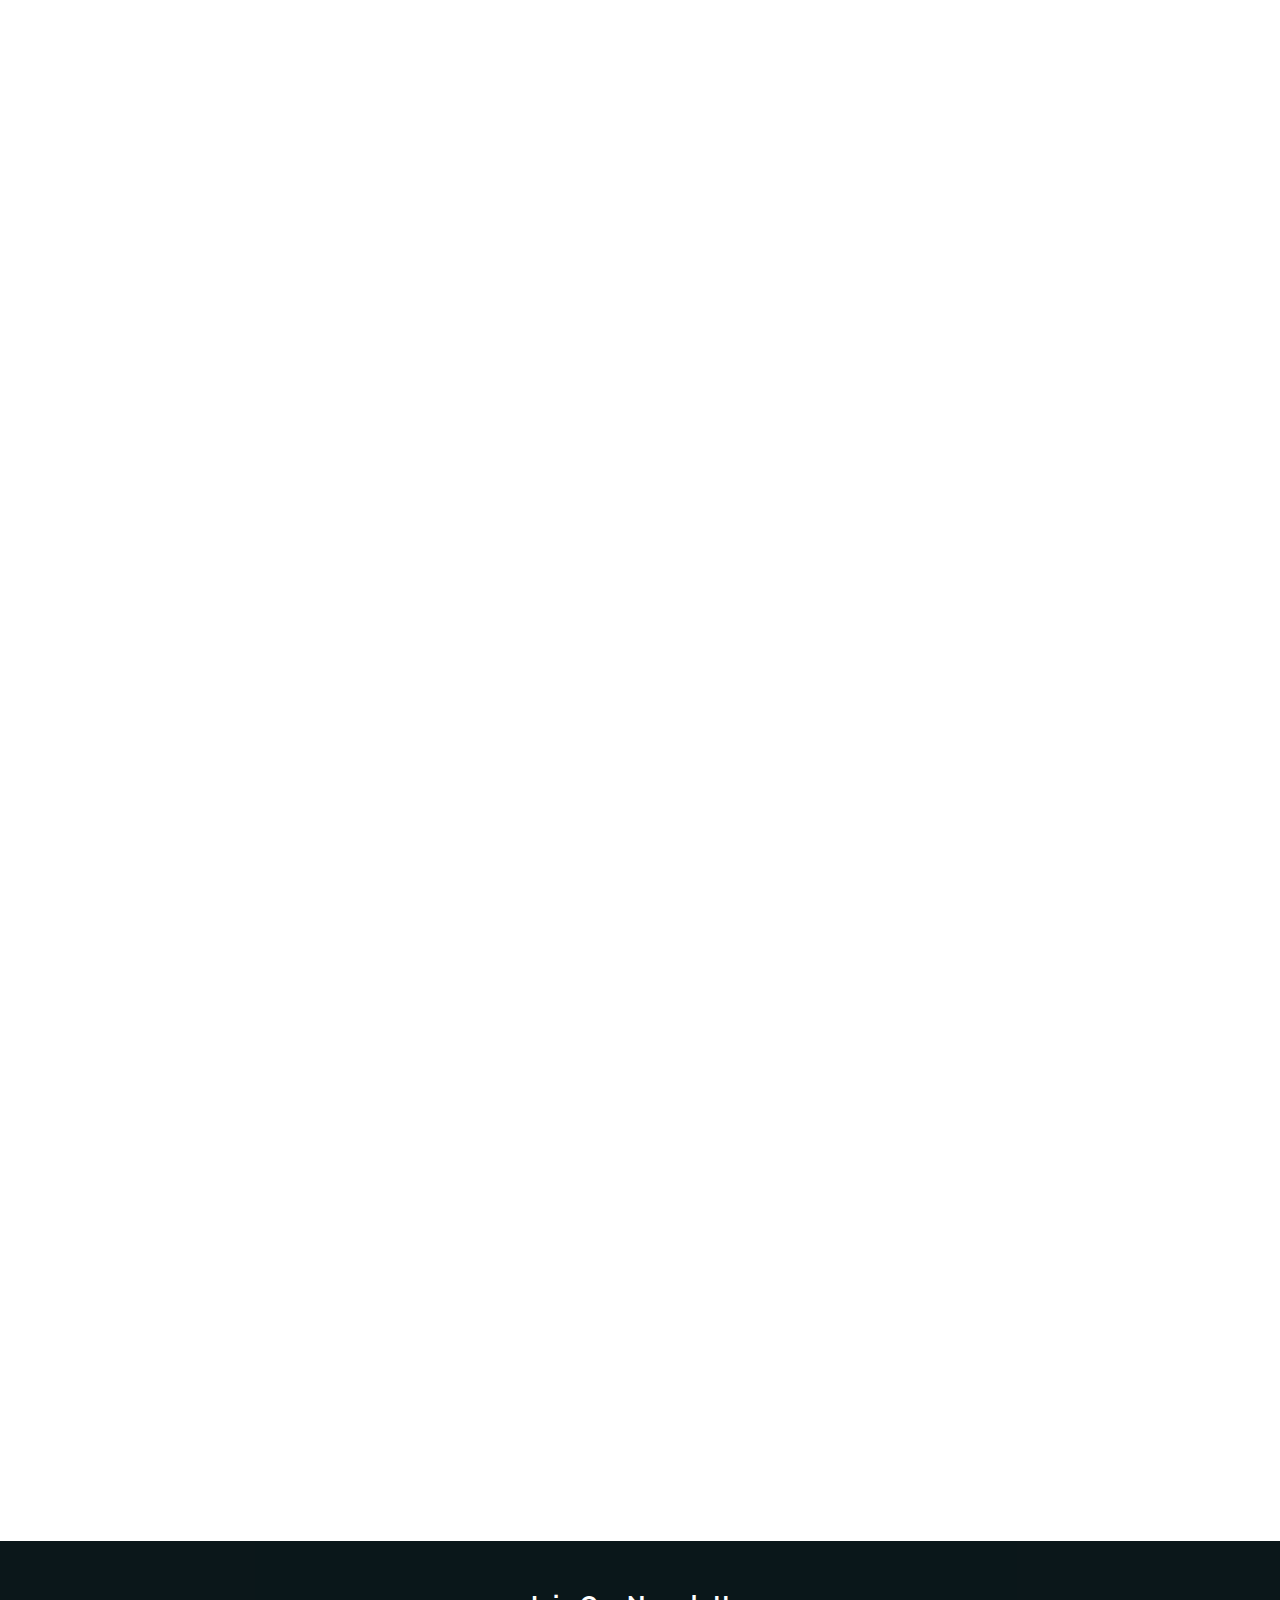
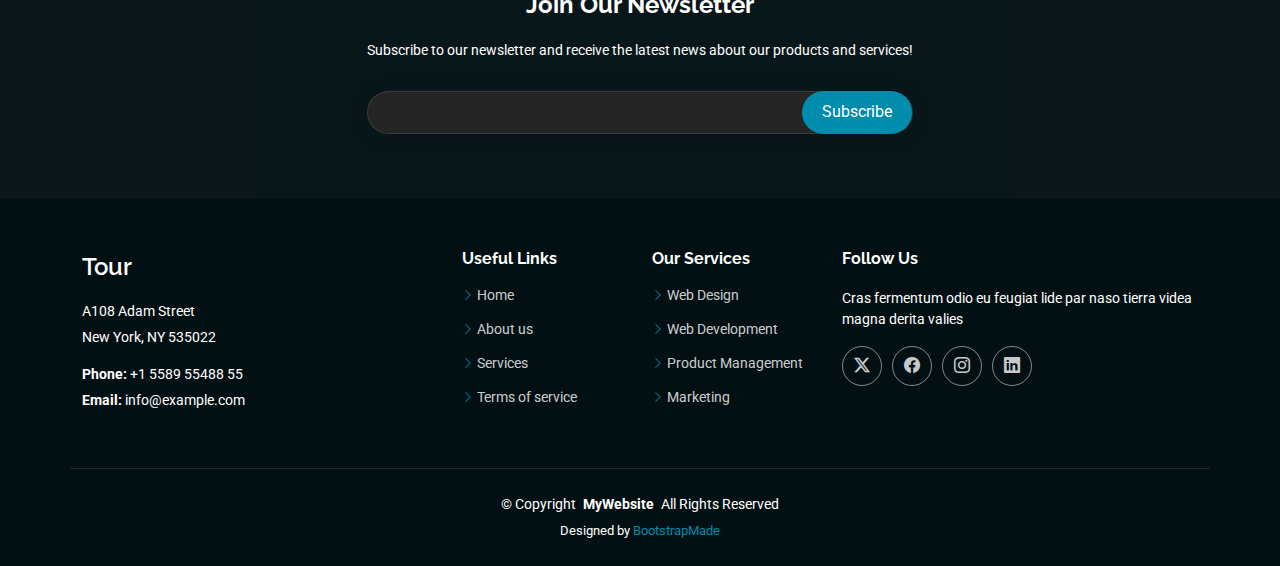
<file: takecarecat.html>
<!DOCTYPE html>
<html lang="en">

<head>
  <meta charset="utf-8">
  <meta content="width=device-width, initial-scale=1.0" name="viewport">
  <title>Tour Details - Tour Bootstrap Template</title>
  <meta name="description" content="">
  <meta name="keywords" content="">

  <!-- Favicons -->
  <link href="assets/img/favicon.png" rel="icon">
  <link href="assets/img/apple-touch-icon.png" rel="apple-touch-icon">

  <!-- Fonts -->
  <link href="https://fonts.googleapis.com" rel="preconnect">
  <link href="https://fonts.gstatic.com" rel="preconnect" crossorigin>
  <link href="https://fonts.googleapis.com/css2?family=Roboto:ital,wght@0,100;0,300;0,400;0,500;0,700;0,900;1,100;1,300;1,400;1,500;1,700;1,900&family=Poppins:ital,wght@0,100;0,200;0,300;0,400;0,500;0,600;0,700;0,800;0,900;1,100;1,200;1,300;1,400;1,500;1,600;1,700;1,800;1,900&family=Raleway:ital,wght@0,100;0,200;0,300;0,400;0,500;0,600;0,700;0,800;0,900;1,100;1,200;1,300;1,400;1,500;1,600;1,700;1,800;1,900&display=swap" rel="stylesheet">

  <!-- Vendor CSS Files -->
  <link href="assets/vendor/bootstrap/css/bootstrap.min.css" rel="stylesheet">
  <link href="assets/vendor/bootstrap-icons/bootstrap-icons.css" rel="stylesheet">
  <link href="assets/vendor/aos/aos.css" rel="stylesheet">
  <link href="assets/vendor/swiper/swiper-bundle.min.css" rel="stylesheet">
  <link href="assets/vendor/glightbox/css/glightbox.min.css" rel="stylesheet">

  <!-- Main CSS File -->
  <link href="assets/css/main.css" rel="stylesheet">

  <!-- =======================================================
  * Template Name: Tour
  * Template URL: https://bootstrapmade.com/tour-bootstrap-travel-website-template/
  * Updated: Jul 01 2025 with Bootstrap v5.3.7
  * Author: BootstrapMade.com
  * License: https://bootstrapmade.com/license/
  ======================================================== -->
</head>

<body class="tour-details-page">

   <header id="header" class="header d-flex align-items-center fixed-top">
    <div class="header-container container-fluid container-xl position-relative d-flex align-items-center justify-content-between">

      <a href="index.html" class="logo d-flex align-items-center me-auto me-xl-0">
        <!-- Uncomment the line below if you also wish to use an image logo -->
        <!-- <img src="assets/img/logo.webp" alt=""> -->
        <h1 class="sitename">RAPEEPON</h1>
      </a>

      <nav id="navmenu" class="navmenu">
        <ul>
          <li><a href="index.html" class="active">หน้าแรก</a></li>
          <li><a href="about.html">เกี่ยวกับ</a></li>
          <li><a href="dogthai.html">สุนัขพันธ์ไทย</a></li>
          <li><a href="catthai.html">แมวพันธ์ไทย</a></li>
          <li><a href="gallery.html">แกลเลอรี่</a></li>
          <li class="dropdown"><a href="#"><span>การดูแล</span> <i class="bi bi-chevron-down toggle-dropdown"></i></a>
            <ul>
              <li><a href="takecaredog.html">วิธีดูแลสุนัขพันธ์ไทย</a></li>
              <li><a href="takecarecat.html">วิธีดูแลแมวพันธ์ไทย</a></li>
              <li><a href="character.html">นิสัยของสุนัขและแมว</a></li>
            </ul>
          </li>
          <li><a href="contact.html">ติดต่อเรา</a></li>
        </ul>
        <i class="mobile-nav-toggle d-xl-none bi bi-list"></i>
      </nav>

      <a class="btn-getstarted" href="takecarecat.html">Get Started</a>

    </div>
  </header>
  <main class="main">

    <!-- Page Title -->
    <div class="page-title dark-background" data-aos="fade" style="background-image: url(assets/img/travel/showcase-8.webp);">
      <div class="container position-relative">
        <h1>การดูแลแมวพันธ์ไทย</h1>
        <p>Esse dolorum voluptatum ullam est sint nemo et est ipsa porro placeat quibusdam quia assumenda numquam molestias.</p>
        <nav class="breadcrumbs">
          <ol>
            <li><a href="index.html">หน้าแรก</a></li>
            <li class="current">การดูแลแมวพันธ์ไทย</li>
          </ol>
        </nav>
      </div>
    </div><!-- End Page Title -->

    <!-- Travel Tour Details Section -->
    <section id="travel-tour-details" class="travel-tour-details section">

      <div class="container" data-aos="fade-up" data-aos-delay="100">

        <!-- Hero Section -->
        <div class="tour-hero">
          <div class="hero-image-wrapper">
            <img src="assets/img/travel/showcase-9.webp" alt="Mediterranean Adventure Tour" class="img-fluid w-100">
            <div class="hero-overlay">
              <div class="hero-content">
                <h1>Mediterranean Adventure</h1>
                <div class="hero-meta">
                  <span class="duration"><i class="bi bi-calendar"></i> 12 Days</span>
                  <span class="destination"><i class="bi bi-geo-alt"></i> Italy, Greece &amp; Turkey</span>
                  <span class="rating"><i class="bi bi-star-fill"></i> 4.8 (124 reviews)</span>
                </div>
                <p class="hero-tagline">Experience ancient wonders, pristine beaches, and vibrant cultures across three magnificent countries</p>
                <a href="#booking" class="btn-book">Check Availability</a>
              </div>
            </div>
          </div>
        </div>

        <!-- Tour Overview -->
        <div class="tour-overview" data-aos="fade-up" data-aos-delay="200">
          <div class="row">
            <div class="col-lg-8">
              <h2>Tour Overview</h2>
              <p>Embark on an unforgettable journey through the heart of the Mediterranean, where ancient civilizations left their mark on stunning landscapes. This comprehensive tour takes you from the romantic canals of Venice to the sun-soaked islands of Santorini, culminating in the magical city of Istanbul where East meets West.</p>
              <p>Lorem ipsum dolor sit amet, consectetur adipiscing elit. Sed do eiusmod tempor incididunt ut labore et dolore magna aliqua. Ut enim ad minim veniam, quis nostrud exercitation ullamco laboris nisi ut aliquip ex ea commodo consequat.</p>
            </div>
            <div class="col-lg-4">
              <div class="tour-highlights">
                <h3>Tour Highlights</h3>
                <ul>
                  <li><i class="bi bi-check-circle"></i> 4-Star Boutique Hotels</li>
                  <li><i class="bi bi-check-circle"></i> Expert Local Guides</li>
                  <li><i class="bi bi-check-circle"></i> Daily Breakfast Included</li>
                  <li><i class="bi bi-check-circle"></i> Small Group (Max 16)
                  </li>
                  <li><i class="bi bi-check-circle"></i> UNESCO World Heritage Sites</li>
                  <li><i class="bi bi-check-circle"></i> Cultural Experiences</li>
                </ul>
              </div>
            </div>
          </div>
        </div>

        <!-- Itinerary -->
        <div class="tour-itinerary" data-aos="fade-up" data-aos-delay="300">
          <h2>Day-by-Day Itinerary</h2>
          <div class="itinerary-timeline">

            <div class="itinerary-item">
              <div class="day-number">Day 1</div>
              <div class="day-content">
                <h4>Arrival in Venice</h4>
                <p>Welcome to the enchanting city of canals. Upon arrival, check into your waterfront hotel and enjoy a welcome dinner featuring fresh seafood and local Venetian specialties.</p>
                <div class="day-details">
                  <span class="accommodation"><i class="bi bi-building"></i> Hotel Palazzo Vitturi</span>
                  <span class="meals"><i class="bi bi-cup-hot"></i> Welcome Dinner</span>
                </div>
              </div>
            </div>

            <div class="itinerary-item">
              <div class="day-number">Day 2</div>
              <div class="day-content">
                <h4>Venice City Tour</h4>
                <p>Explore St. Mark's Square, visit the magnificent Basilica, and take a gondola ride through the romantic canals. Afternoon visit to Murano Island to see traditional glassblowing demonstrations.</p>
                <div class="day-details">
                  <span class="accommodation"><i class="bi bi-building"></i> Hotel Palazzo Vitturi</span>
                  <span class="meals"><i class="bi bi-cup-hot"></i> Breakfast</span>
                </div>
              </div>
            </div>

            <div class="itinerary-item">
              <div class="day-number">Day 3</div>
              <div class="day-content">
                <h4>Florence Discovery</h4>
                <p>Travel to Florence, the cradle of Renaissance. Visit the Uffizi Gallery, admire Michelangelo's David, and climb to the top of the Duomo for breathtaking city views.</p>
                <div class="day-details">
                  <span class="accommodation"><i class="bi bi-building"></i> Hotel Davanzati</span>
                  <span class="meals"><i class="bi bi-cup-hot"></i> Breakfast</span>
                </div>
              </div>
            </div>

            <div class="itinerary-item">
              <div class="day-number">Days 4-5</div>
              <div class="day-content">
                <h4>Rome Exploration</h4>
                <p>Two full days in the Eternal City. Visit the Colosseum, Roman Forum, Vatican City with the Sistine Chapel, and enjoy an authentic cooking class with a local Roman family.</p>
                <div class="day-details">
                  <span class="accommodation"><i class="bi bi-building"></i> Hotel Artemide</span>
                  <span class="meals"><i class="bi bi-cup-hot"></i> Breakfast, Cooking Class</span>
                </div>
              </div>
            </div>

            <div class="itinerary-item">
              <div class="day-number">Days 6-8</div>
              <div class="day-content">
                <h4>Santorini Paradise</h4>
                <p>Flight to Greece and arrival in Santorini. Three days to explore the iconic blue-domed churches, stunning sunsets in Oia, wine tasting, and relaxation on unique volcanic beaches.</p>
                <div class="day-details">
                  <span class="accommodation"><i class="bi bi-building"></i> Canaves Oia Hotel</span>
                  <span class="meals"><i class="bi bi-cup-hot"></i> Breakfast Daily</span>
                </div>
              </div>
            </div>

            <div class="itinerary-item">
              <div class="day-number">Days 9-11</div>
              <div class="day-content">
                <h4>Istanbul Adventure</h4>
                <p>Fly to Istanbul for three incredible days exploring where Europe meets Asia. Visit Hagia Sophia, Blue Mosque, Grand Bazaar, and enjoy a Bosphorus cruise at sunset.</p>
                <div class="day-details">
                  <span class="accommodation"><i class="bi bi-building"></i> Four Seasons Sultanahmet</span>
                  <span class="meals"><i class="bi bi-cup-hot"></i> Breakfast, Farewell Dinner</span>
                </div>
              </div>
            </div>

            <div class="itinerary-item">
              <div class="day-number">Day 12</div>
              <div class="day-content">
                <h4>Departure</h4>
                <p>Transfer to Istanbul Airport for your departure flight. Take home memories of an incredible Mediterranean adventure that will last a lifetime.</p>
                <div class="day-details">
                  <span class="meals"><i class="bi bi-cup-hot"></i> Breakfast</span>
                </div>
              </div>
            </div>

          </div>
        </div>

        <!-- Inclusions -->
        <div class="tour-inclusions" data-aos="fade-up" data-aos-delay="400">
          <div class="row">
            <div class="col-lg-6">
              <div class="included-section">
                <h3><i class="bi bi-check-circle-fill"></i> What's Included</h3>
                <ul class="inclusion-list included">
                  <li><i class="bi bi-check"></i> Round-trip flights between destinations</li>
                  <li><i class="bi bi-check"></i> 11 nights accommodation (4-star hotels)</li>
                  <li><i class="bi bi-check"></i> Daily breakfast at all hotels</li>
                  <li><i class="bi bi-check"></i> Professional English-speaking guides</li>
                  <li><i class="bi bi-check"></i> All entrance fees to attractions</li>
                  <li><i class="bi bi-check"></i> Private transportation</li>
                  <li><i class="bi bi-check"></i> Welcome and farewell dinners</li>
                  <li><i class="bi bi-check"></i> Gondola ride in Venice</li>
                  <li><i class="bi bi-check"></i> Wine tasting in Santorini</li>
                  <li><i class="bi bi-check"></i> Bosphorus cruise in Istanbul</li>
                </ul>
              </div>
            </div>
            <div class="col-lg-6">
              <div class="excluded-section">
                <h3><i class="bi bi-x-circle-fill"></i> What's Not Included</h3>
                <ul class="inclusion-list excluded">
                  <li><i class="bi bi-x"></i> International flights to/from departure city</li>
                  <li><i class="bi bi-x"></i> Lunch and dinner (except specified)</li>
                  <li><i class="bi bi-x"></i> Personal expenses and shopping</li>
                  <li><i class="bi bi-x"></i> Travel insurance (recommended)</li>
                  <li><i class="bi bi-x"></i> Tips for guides and drivers</li>
                  <li><i class="bi bi-x"></i> Optional activities and excursions</li>
                  <li><i class="bi bi-x"></i> Alcoholic beverages (except wine tasting)</li>
                  <li><i class="bi bi-x"></i> Visa fees if required</li>
                  <li><i class="bi bi-x"></i> Single supplement for solo travelers</li>
                </ul>
              </div>
            </div>
          </div>
        </div>

        <!-- Pricing -->
        <div class="tour-pricing" data-aos="fade-up" data-aos-delay="500">
          <h2>Pricing &amp; Dates</h2>
          <div class="pricing-table">
            <div class="pricing-header">
              <div class="price-item">
                <h3>Starting from</h3>
                <div class="price-amount">$3,299</div>
                <p>per person (double occupancy)</p>
              </div>
            </div>
            <div class="pricing-details">
              <div class="row">
                <div class="col-lg-4">
                  <div class="price-type">
                    <h4>Double Occupancy</h4>
                    <div class="price">$3,299</div>
                    <p>per person</p>
                  </div>
                </div>
                <div class="col-lg-4">
                  <div class="price-type">
                    <h4>Single Supplement</h4>
                    <div class="price">+$899</div>
                    <p>additional</p>
                  </div>
                </div>
                <div class="col-lg-4">
                  <div class="price-type">
                    <h4>Group Discount</h4>
                    <div class="price">-$200</div>
                    <p>for 6+ people</p>
                  </div>
                </div>
              </div>
            </div>
            <div class="available-dates">
              <h3>2024 Departure Dates</h3>
              <div class="dates-grid">
                <div class="date-option">
                  <div class="date">May 15-26</div>
                  <div class="availability">6 spots left</div>
                </div>
                <div class="date-option">
                  <div class="date">June 12-23</div>
                  <div class="availability">Available</div>
                </div>
                <div class="date-option">
                  <div class="date">July 10-21</div>
                  <div class="availability">Almost full</div>
                </div>
                <div class="date-option">
                  <div class="date">August 14-25</div>
                  <div class="availability">Available</div>
                </div>
                <div class="date-option">
                  <div class="date">September 18-29</div>
                  <div class="availability">Available</div>
                </div>
                <div class="date-option">
                  <div class="date">October 9-20</div>
                  <div class="availability">11 spots left</div>
                </div>
              </div>
            </div>
          </div>
        </div>

        <!-- Booking Form -->
        <div class="booking-section" id="booking" data-aos="fade-up" data-aos-delay="600">
          <div class="booking-card">
            <h2>Book This Tour</h2>
            <form action="forms/tour-booking.php" method="post" class="php-email-form">
              <div class="row">
                <div class="col-lg-6">
                  <div class="form-group">
                    <label for="travel-date">Preferred Travel Date</label>
                    <select name="date" id="travel-date" class="form-control" required="">
                      <option value="">Select a date</option>
                      <option value="May 15-26">May 15-26, 2024</option>
                      <option value="June 12-23">June 12-23, 2024</option>
                      <option value="July 10-21">July 10-21, 2024</option>
                      <option value="August 14-25">August 14-25, 2024</option>
                      <option value="September 18-29">September 18-29, 2024</option>
                      <option value="October 9-20">October 9-20, 2024</option>
                    </select>
                  </div>
                </div>
                <div class="col-lg-6">
                  <div class="form-group">
                    <label for="travelers">Number of Travelers</label>
                    <select name="travelers" id="travelers" class="form-control" required="">
                      <option value="">Select travelers</option>
                      <option value="1">1 Traveler</option>
                      <option value="2">2 Travelers</option>
                      <option value="3">3 Travelers</option>
                      <option value="4">4 Travelers</option>
                      <option value="5">5 Travelers</option>
                      <option value="6+">6+ Travelers</option>
                    </select>
                  </div>
                </div>
              </div>
              <div class="row">
                <div class="col-lg-6">
                  <div class="form-group">
                    <label for="name">Full Name</label>
                    <input type="text" name="name" id="name" class="form-control" required="">
                  </div>
                </div>
                <div class="col-lg-6">
                  <div class="form-group">
                    <label for="email">Email Address</label>
                    <input type="email" name="email" id="email" class="form-control" required="">
                  </div>
                </div>
              </div>
              <div class="form-group">
                <label for="phone">Phone Number</label>
                <input type="tel" name="phone" id="phone" class="form-control">
              </div>
              <div class="form-group">
                <label for="message">Special Requests or Questions</label>
                <textarea name="message" id="message" rows="4" class="form-control" placeholder="Any dietary restrictions, accessibility needs, or special occasions..."></textarea>
              </div>
              <div class="loading">Loading</div>
              <div class="error-message"></div>
              <div class="sent-message">Your booking request has been sent. We'll contact you within 24 hours!</div>
              <button type="submit" class="btn-submit">Send Booking Request</button>
            </form>
          </div>
        </div>

        <!-- Gallery -->
        <div class="tour-gallery" data-aos="fade-up" data-aos-delay="700">
          <h2>Photo Gallery</h2>
          <div class="gallery-grid">
            <div class="gallery-item">
              <a href="assets/img/travel/destination-1.webp" class="glightbox">
                <img src="assets/img/travel/destination-1.webp" alt="Venice Canals" class="img-fluid" loading="lazy">
              </a>
            </div>
            <div class="gallery-item">
              <a href="assets/img/travel/destination-2.webp" class="glightbox">
                <img src="assets/img/travel/destination-2.webp" alt="Florence Cathedral" class="img-fluid" loading="lazy">
              </a>
            </div>
            <div class="gallery-item">
              <a href="assets/img/travel/destination-3.webp" class="glightbox">
                <img src="assets/img/travel/destination-3.webp" alt="Roman Colosseum" class="img-fluid" loading="lazy">
              </a>
            </div>
            <div class="gallery-item">
              <a href="assets/img/travel/destination-4.webp" class="glightbox">
                <img src="assets/img/travel/destination-4.webp" alt="Santorini Sunset" class="img-fluid" loading="lazy">
              </a>
            </div>
            <div class="gallery-item">
              <a href="assets/img/travel/destination-5.webp" class="glightbox">
                <img src="assets/img/travel/destination-5.webp" alt="Hagia Sophia" class="img-fluid" loading="lazy">
              </a>
            </div>
            <div class="gallery-item">
              <a href="assets/img/travel/destination-6.webp" class="glightbox">
                <img src="assets/img/travel/destination-6.webp" alt="Mediterranean Cuisine" class="img-fluid" loading="lazy">
              </a>
            </div>
          </div>
        </div>

        <!-- Final CTA -->
        <div class="final-cta" data-aos="fade-up" data-aos-delay="1000">
          <div class="cta-content">
            <h2>Ready for Your Mediterranean Adventure?</h2>
            <p>Limited spots available for 2024 departures. Book now to secure your place on this incredible journey.</p>
            <div class="cta-actions">
              <a href="booking.html" class="btn-primary">Book Now</a>
              <a href="tel:+1-555-123-4567" class="btn-secondary">Call Us: +1 (555) 123-4567</a>
            </div>
            <div class="urgency-banner">
              <i class="bi bi-clock"></i>
              <span>Next departure in 45 days - Only 6 spots remaining!</span>
            </div>
          </div>
        </div>

      </div>

    </section><!-- /Travel Tour Details Section -->

  </main>

  <footer id="footer" class="footer position-relative dark-background">

    <div class="footer-newsletter">
      <div class="container">
        <div class="row justify-content-center text-center">
          <div class="col-lg-6">
            <h4>Join Our Newsletter</h4>
            <p>Subscribe to our newsletter and receive the latest news about our products and services!</p>
            <form action="forms/newsletter.php" method="post" class="php-email-form">
              <div class="newsletter-form"><input type="email" name="email"><input type="submit" value="Subscribe"></div>
              <div class="loading">Loading</div>
              <div class="error-message"></div>
              <div class="sent-message">Your subscription request has been sent. Thank you!</div>
            </form>
          </div>
        </div>
      </div>
    </div>

    <div class="container footer-top">
      <div class="row gy-4">
        <div class="col-lg-4 col-md-6 footer-about">
          <a href="index.html" class="d-flex align-items-center">
            <span class="sitename">Tour</span>
          </a>
          <div class="footer-contact pt-3">
            <p>A108 Adam Street</p>
            <p>New York, NY 535022</p>
            <p class="mt-3"><strong>Phone:</strong> <span>+1 5589 55488 55</span></p>
            <p><strong>Email:</strong> <span>info@example.com</span></p>
          </div>
        </div>

        <div class="col-lg-2 col-md-3 footer-links">
          <h4>Useful Links</h4>
          <ul>
            <li><i class="bi bi-chevron-right"></i> <a href="#">Home</a></li>
            <li><i class="bi bi-chevron-right"></i> <a href="#">About us</a></li>
            <li><i class="bi bi-chevron-right"></i> <a href="#">Services</a></li>
            <li><i class="bi bi-chevron-right"></i> <a href="#">Terms of service</a></li>
          </ul>
        </div>

        <div class="col-lg-2 col-md-3 footer-links">
          <h4>Our Services</h4>
          <ul>
            <li><i class="bi bi-chevron-right"></i> <a href="#">Web Design</a></li>
            <li><i class="bi bi-chevron-right"></i> <a href="#">Web Development</a></li>
            <li><i class="bi bi-chevron-right"></i> <a href="#">Product Management</a></li>
            <li><i class="bi bi-chevron-right"></i> <a href="#">Marketing</a></li>
          </ul>
        </div>

        <div class="col-lg-4 col-md-12">
          <h4>Follow Us</h4>
          <p>Cras fermentum odio eu feugiat lide par naso tierra videa magna derita valies</p>
          <div class="social-links d-flex">
            <a href=""><i class="bi bi-twitter-x"></i></a>
            <a href=""><i class="bi bi-facebook"></i></a>
            <a href=""><i class="bi bi-instagram"></i></a>
            <a href=""><i class="bi bi-linkedin"></i></a>
          </div>
        </div>

      </div>
    </div>

    <div class="container copyright text-center mt-4">
      <p>© <span>Copyright</span> <strong class="px-1 sitename">MyWebsite</strong> <span>All Rights Reserved</span></p>
      <div class="credits">
        <!-- All the links in the footer should remain intact. -->
        <!-- You can delete the links only if you've purchased the pro version. -->
        <!-- Licensing information: https://bootstrapmade.com/license/ -->
        <!-- Purchase the pro version with working PHP/AJAX contact form: [buy-url] -->
        Designed by <a href="https://bootstrapmade.com/">BootstrapMade</a>
      </div>
    </div>

  </footer>

  <!-- Scroll Top -->
  <a href="#" id="scroll-top" class="scroll-top d-flex align-items-center justify-content-center"><i class="bi bi-arrow-up-short"></i></a>

  <!-- Preloader -->
  <div id="preloader"></div>

  <!-- Vendor JS Files -->
  <script src="assets/vendor/bootstrap/js/bootstrap.bundle.min.js"></script>
  <script src="assets/vendor/php-email-form/validate.js"></script>
  <script src="assets/vendor/aos/aos.js"></script>
  <script src="assets/vendor/purecounter/purecounter_vanilla.js"></script>
  <script src="assets/vendor/swiper/swiper-bundle.min.js"></script>
  <script src="assets/vendor/isotope-layout/isotope.pkgd.min.js"></script>
  <script src="assets/vendor/imagesloaded/imagesloaded.pkgd.min.js"></script>
  <script src="assets/vendor/glightbox/js/glightbox.min.js"></script>

  <!-- Main JS File -->
  <script src="assets/js/main.js"></script>

</body>

</html>
</file>
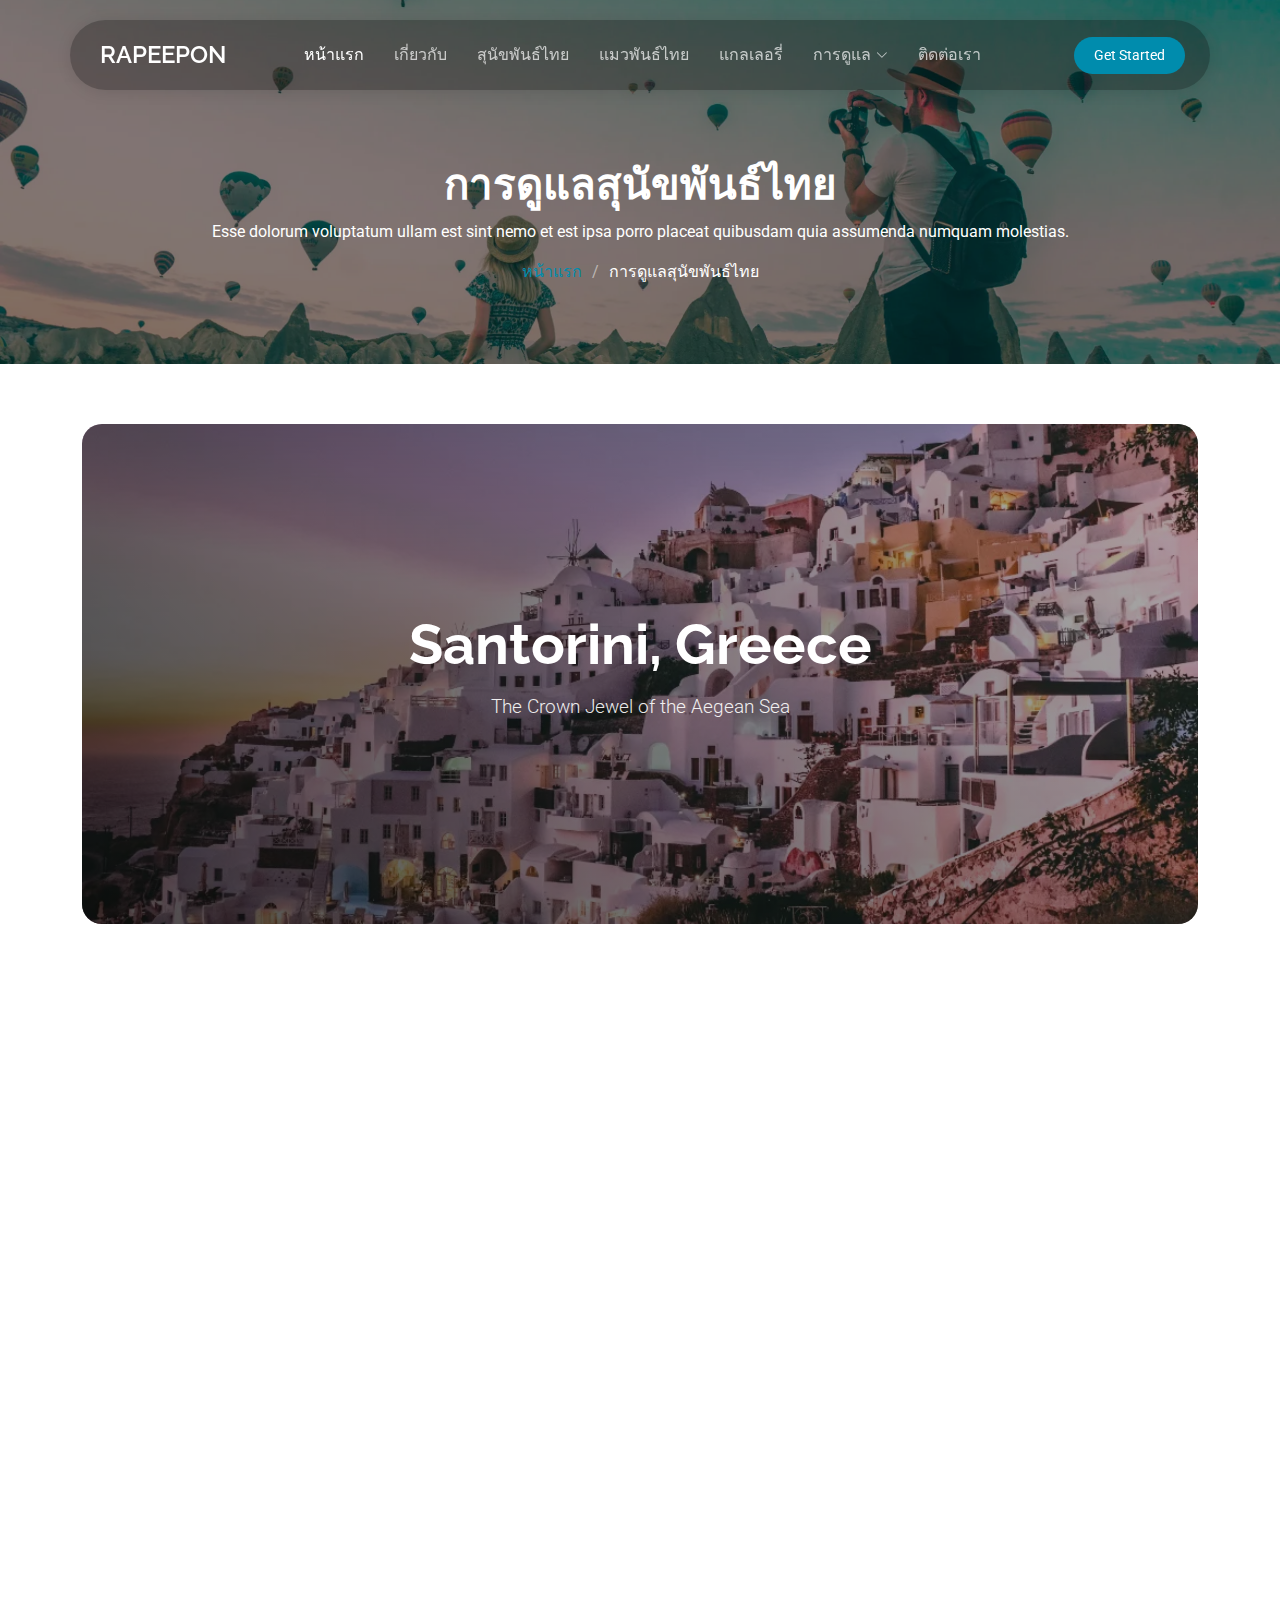
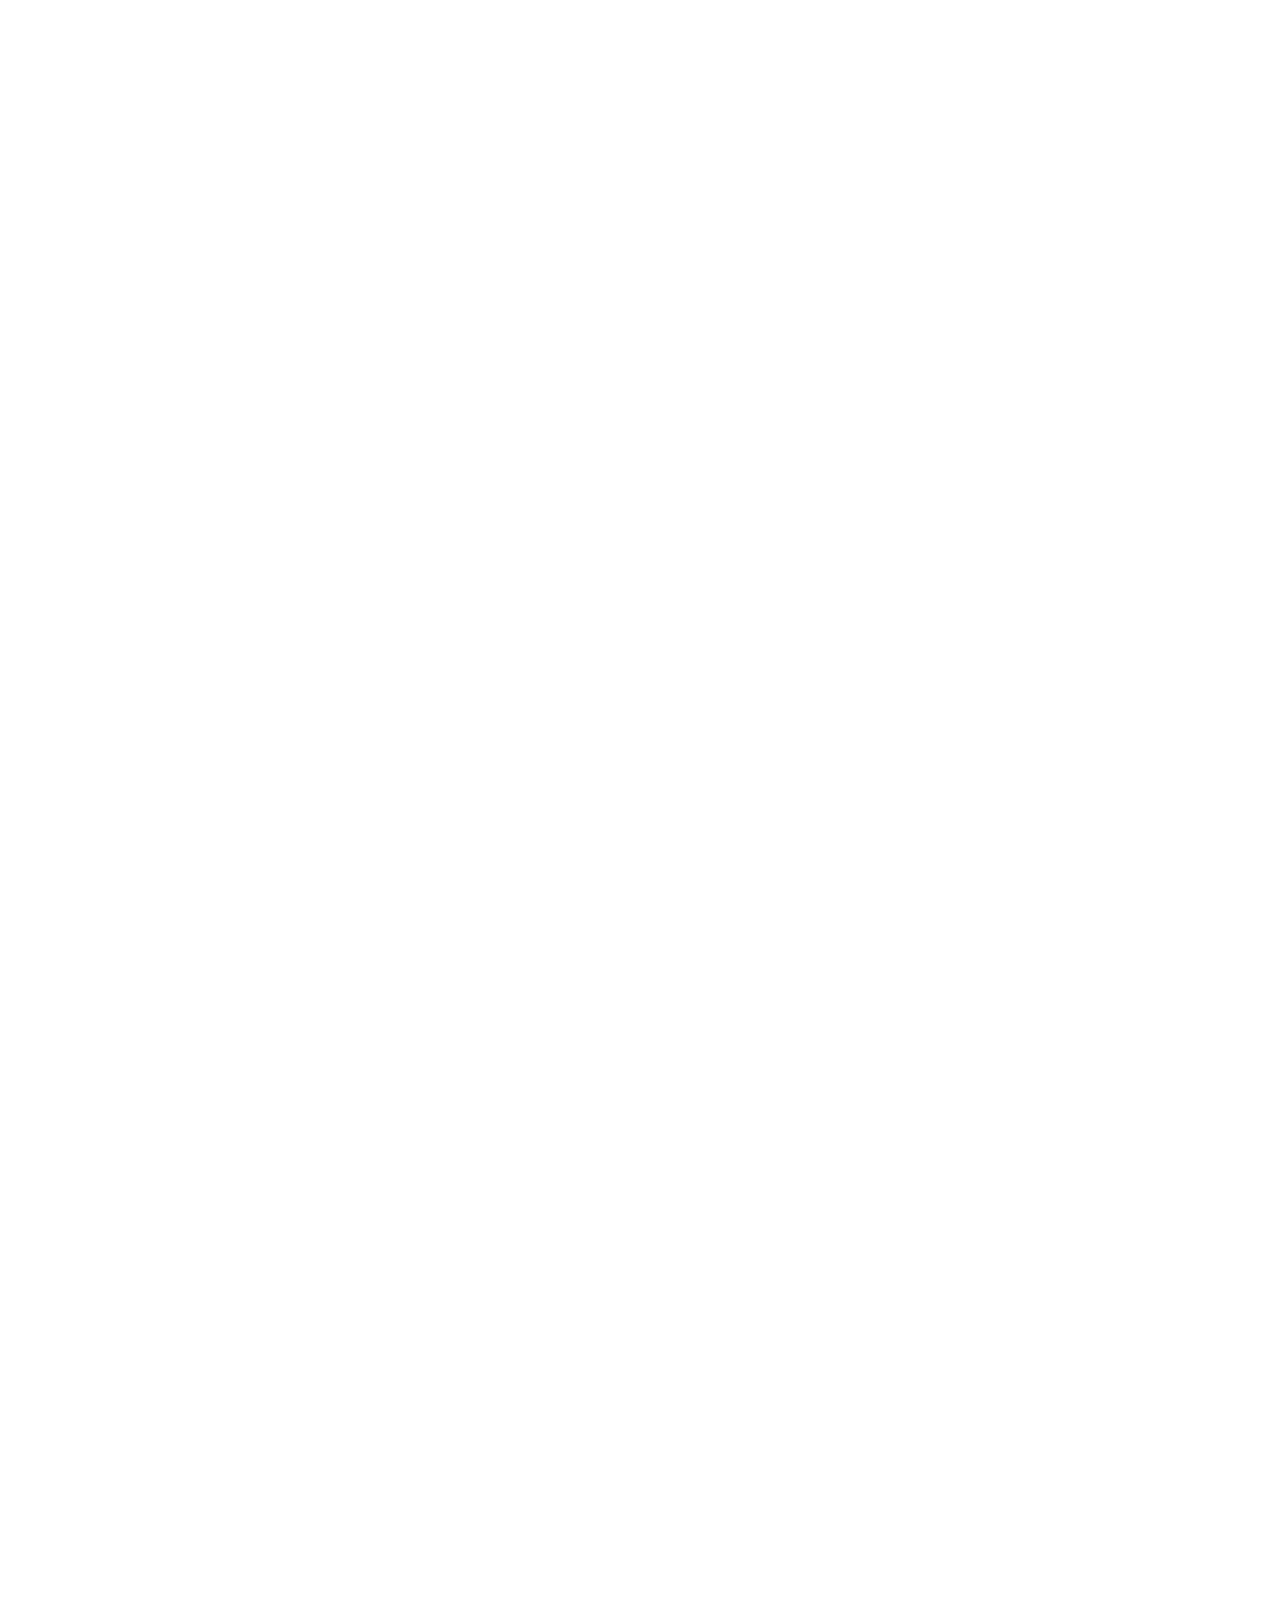
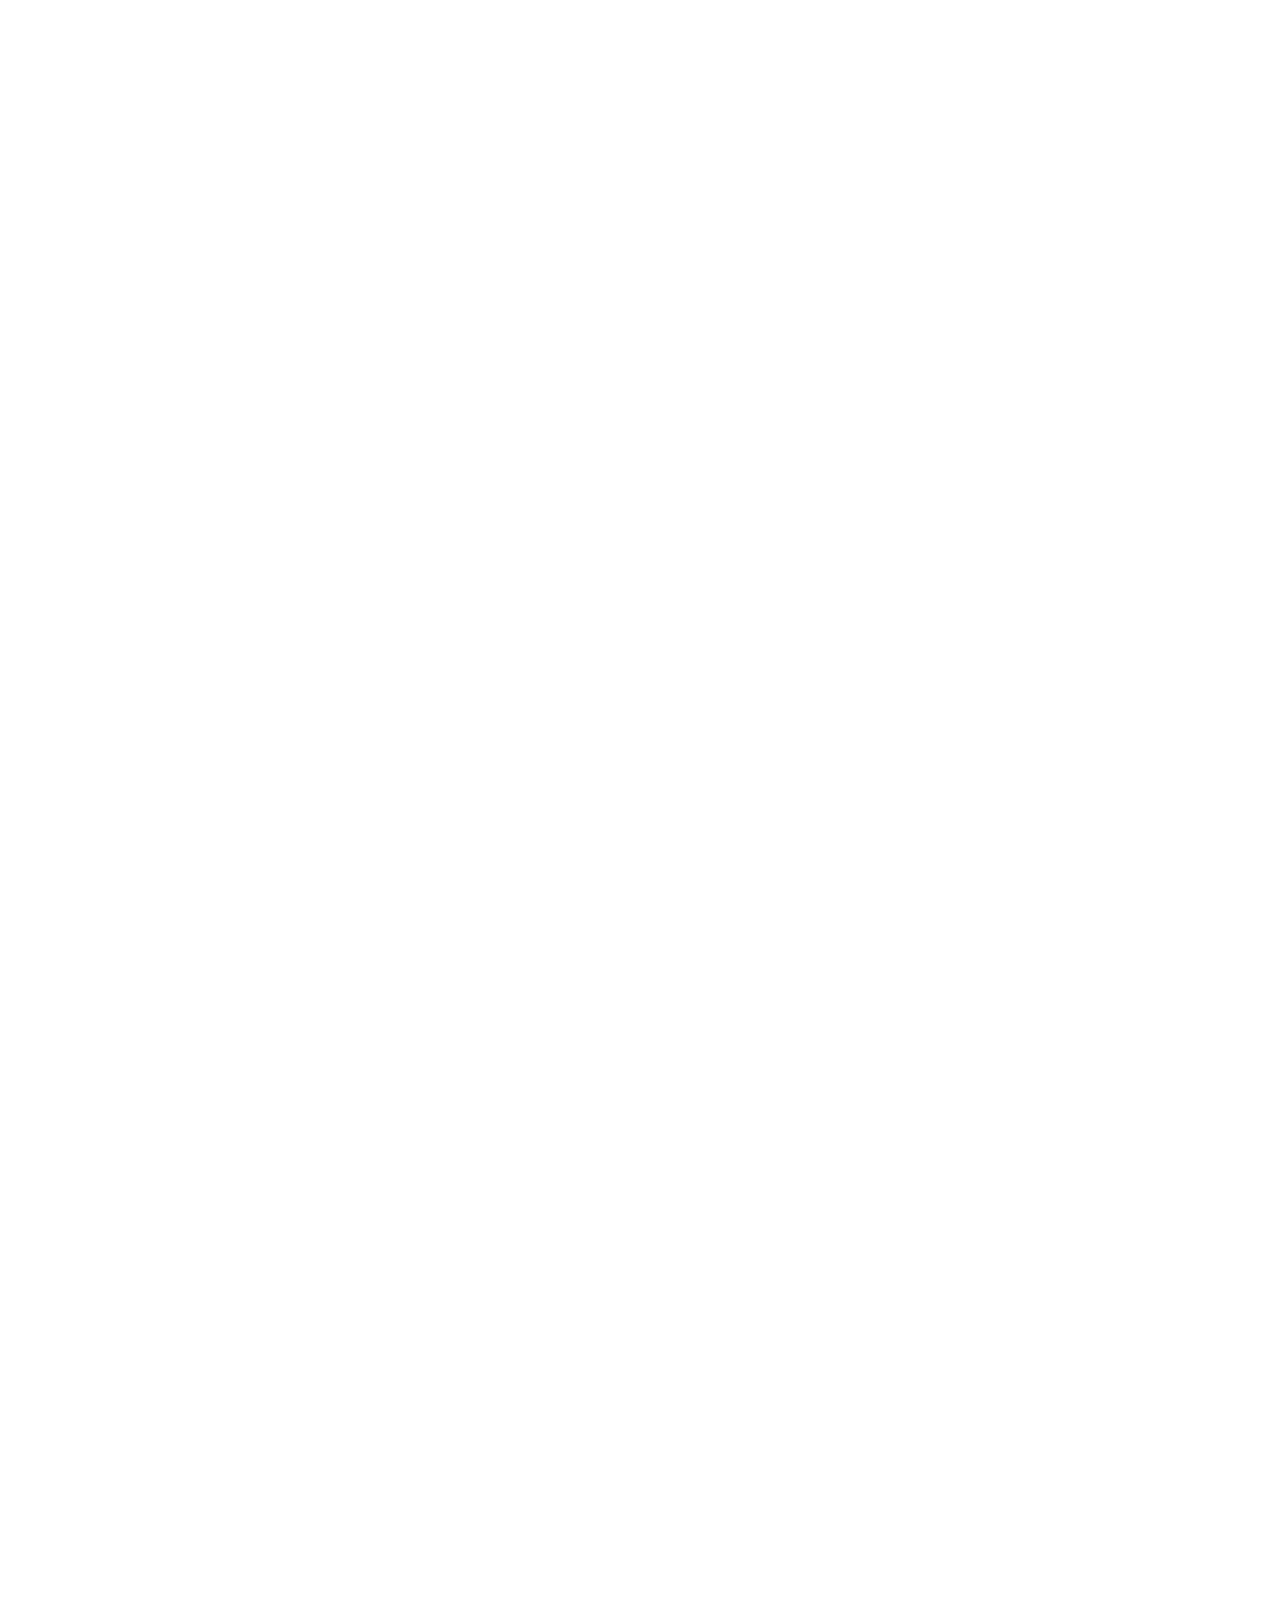
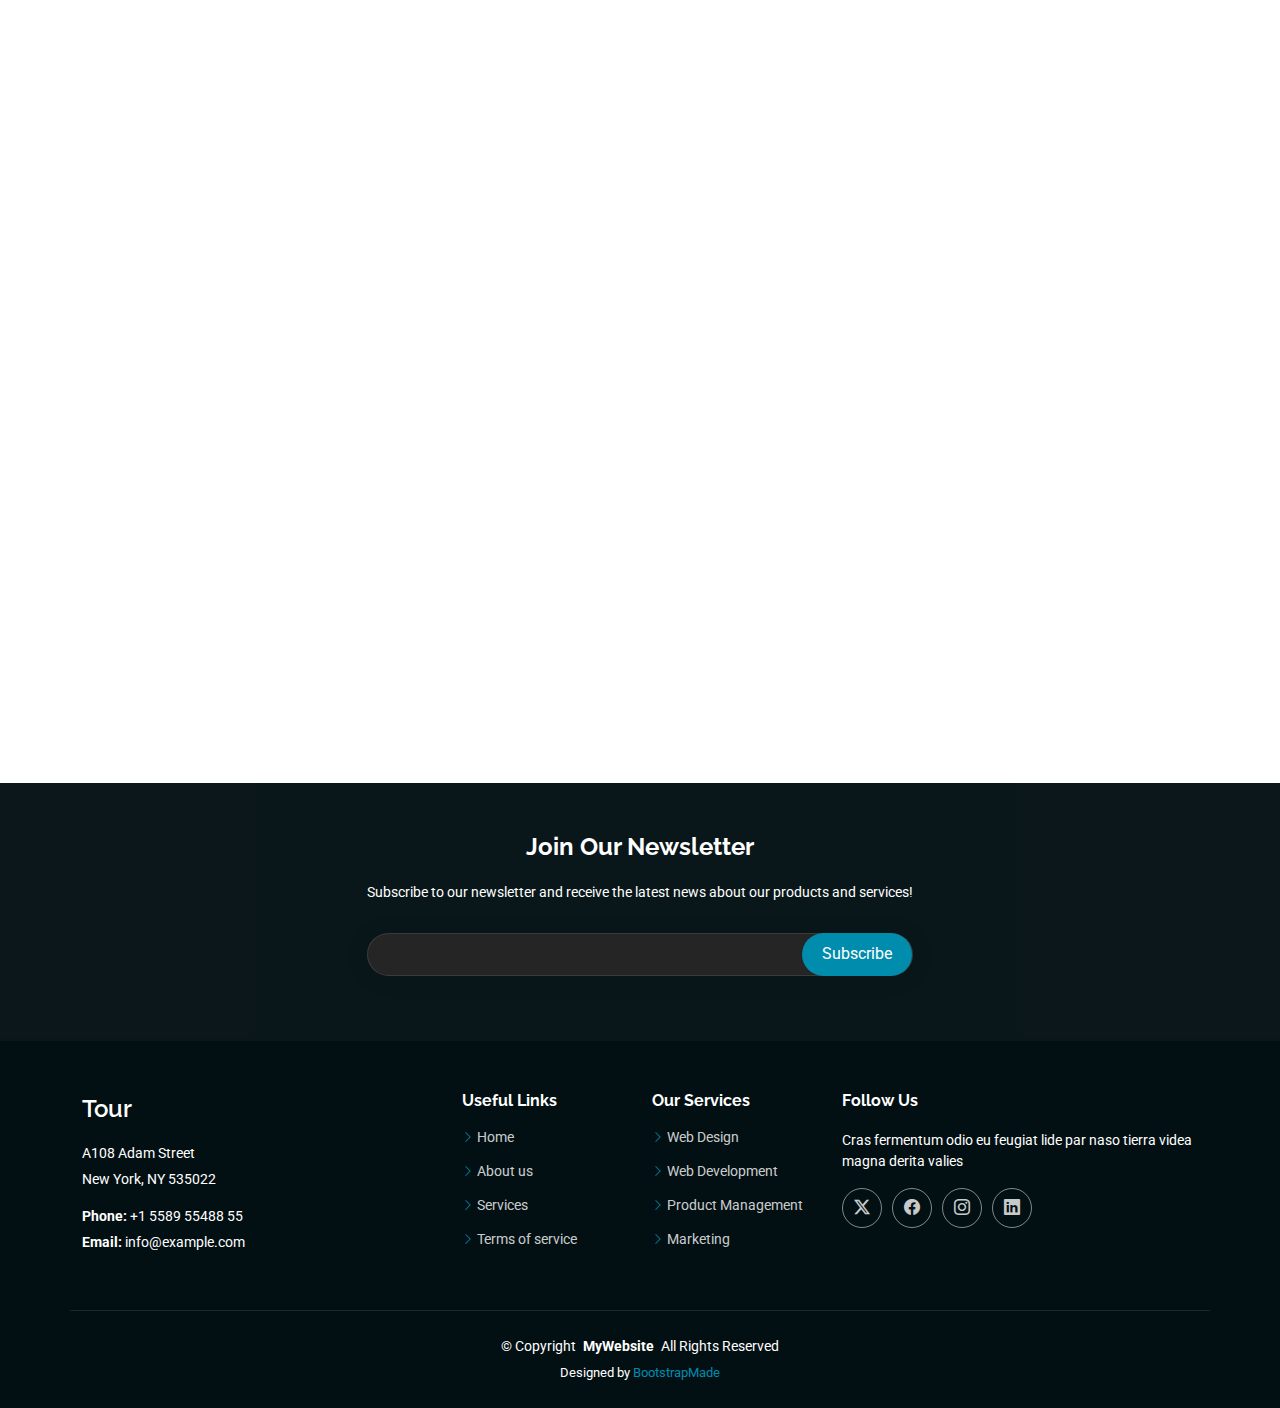
<file: takecaredog.html>
<!DOCTYPE html>
<html lang="en">

<head>
  <meta charset="utf-8">
  <meta content="width=device-width, initial-scale=1.0" name="viewport">
  <title>Destination Details - Tour Bootstrap Template</title>
  <meta name="description" content="">
  <meta name="keywords" content="">

  <!-- Favicons -->
  <link href="assets/img/favicon.png" rel="icon">
  <link href="assets/img/apple-touch-icon.png" rel="apple-touch-icon">

  <!-- Fonts -->
  <link href="https://fonts.googleapis.com" rel="preconnect">
  <link href="https://fonts.gstatic.com" rel="preconnect" crossorigin>
  <link href="https://fonts.googleapis.com/css2?family=Roboto:ital,wght@0,100;0,300;0,400;0,500;0,700;0,900;1,100;1,300;1,400;1,500;1,700;1,900&family=Poppins:ital,wght@0,100;0,200;0,300;0,400;0,500;0,600;0,700;0,800;0,900;1,100;1,200;1,300;1,400;1,500;1,600;1,700;1,800;1,900&family=Raleway:ital,wght@0,100;0,200;0,300;0,400;0,500;0,600;0,700;0,800;0,900;1,100;1,200;1,300;1,400;1,500;1,600;1,700;1,800;1,900&display=swap" rel="stylesheet">

  <!-- Vendor CSS Files -->
  <link href="assets/vendor/bootstrap/css/bootstrap.min.css" rel="stylesheet">
  <link href="assets/vendor/bootstrap-icons/bootstrap-icons.css" rel="stylesheet">
  <link href="assets/vendor/aos/aos.css" rel="stylesheet">
  <link href="assets/vendor/swiper/swiper-bundle.min.css" rel="stylesheet">
  <link href="assets/vendor/glightbox/css/glightbox.min.css" rel="stylesheet">

  <!-- Main CSS File -->
  <link href="assets/css/main.css" rel="stylesheet">

  <!-- =======================================================
  * Template Name: Tour
  * Template URL: https://bootstrapmade.com/tour-bootstrap-travel-website-template/
  * Updated: Jul 01 2025 with Bootstrap v5.3.7
  * Author: BootstrapMade.com
  * License: https://bootstrapmade.com/license/
  ======================================================== -->
</head>

<body class="destination-details-page">

  <header id="header" class="header d-flex align-items-center fixed-top">
    <div class="header-container container-fluid container-xl position-relative d-flex align-items-center justify-content-between">

      <a href="index.html" class="logo d-flex align-items-center me-auto me-xl-0">
        <!-- Uncomment the line below if you also wish to use an image logo -->
        <!-- <img src="assets/img/logo.webp" alt=""> -->
        <h1 class="sitename">RAPEEPON</h1>
      </a>

      <nav id="navmenu" class="navmenu">
        <ul>
          <li><a href="index.html" class="active">หน้าแรก</a></li>
          <li><a href="about.html">เกี่ยวกับ</a></li>
          <li><a href="dogthai.html">สุนัขพันธ์ไทย</a></li>
          <li><a href="catthai.html">แมวพันธ์ไทย</a></li>
          <li><a href="gallery.html">แกลเลอรี่</a></li>
          <li class="dropdown"><a href="#"><span>การดูแล</span> <i class="bi bi-chevron-down toggle-dropdown"></i></a>
            <ul>
              <li><a href="takecaredog.html">วิธีดูแลสุนัขพันธ์ไทย</a></li>
              <li><a href="takecarecat.html">วิธีดูแลแมวพันธ์ไทย</a></li>
              <li><a href="character.html">นิสัยของสุนัขและแมว</a></li>
            </ul>
          </li>
          <li><a href="contact.html">ติดต่อเรา</a></li>
        </ul>
        <i class="mobile-nav-toggle d-xl-none bi bi-list"></i>
      </nav>

      <a class="btn-getstarted" href="takecaredog.html">Get Started</a>

    </div>
  </header>

  <main class="main">

    <!-- Page Title -->
    <div class="page-title dark-background" data-aos="fade" style="background-image: url(assets/img/travel/showcase-8.webp);">
      <div class="container position-relative">
        <h1>การดูแลสุนัขพันธ์ไทย</h1>
        <p>Esse dolorum voluptatum ullam est sint nemo et est ipsa porro placeat quibusdam quia assumenda numquam molestias.</p>
        <nav class="breadcrumbs">
          <ol>
            <li><a href="index.html">หน้าแรก</a></li>
            <li class="current">การดูแลสุนัขพันธ์ไทย</li>
          </ol>
        </nav>
      </div>
    </div><!-- End Page Title -->

    <!-- Travel Destination Details Section -->
    <section id="travel-destination-details" class="travel-destination-details section">

      <div class="container" data-aos="fade-up" data-aos-delay="100">

        <!-- Hero Section -->
        <div class="destination-hero" data-aos="fade-up" data-aos-delay="100">
          <div class="hero-image">
            <img src="assets/img/travel/destination-3.webp" alt="Santorini" class="img-fluid">
            <div class="hero-overlay">
              <div class="hero-content">
                <h1>Santorini, Greece</h1>
                <p class="hero-tagline">The Crown Jewel of the Aegean Sea</p>
              </div>
            </div>
          </div>
        </div>

        <!-- Overview Section -->
        <div class="destination-overview" data-aos="fade-up" data-aos-delay="200">
          <div class="row">
            <div class="col-lg-8 mx-auto">
              <h2>Discover the Magic</h2>
              <p>Perched on volcanic cliffs overlooking the deep blue Aegean Sea, Santorini captivates visitors with its iconic white-washed buildings, stunning sunsets, and rich ancient history. This enchanting Greek island offers a perfect blend of relaxation and adventure, from exploring archaeological sites to savoring world-class wines in dramatic clifftop settings.</p>
            </div>
          </div>
        </div>

        <!-- Attractions Section -->
        <div class="attractions-section" data-aos="fade-up" data-aos-delay="300">
          <div class="section-header">
            <h2>Must-Visit Attractions</h2>
            <p>Experience the best of what Santorini has to offer</p>
          </div>
          <div class="row gy-4">
            <div class="col-lg-4 col-md-6" data-aos="zoom-in" data-aos-delay="100">
              <div class="attraction-item">
                <div class="attraction-image">
                  <img src="assets/img/travel/destination-3.webp" alt="Oia Village" class="img-fluid">
                </div>
                <div class="attraction-content">
                  <h4>Oia Village</h4>
                  <p>Famous for its breathtaking sunsets and traditional Cycladic architecture with blue-domed churches.</p>
                </div>
              </div>
            </div>
            <div class="col-lg-4 col-md-6" data-aos="zoom-in" data-aos-delay="200">
              <div class="attraction-item">
                <div class="attraction-image">
                  <img src="assets/img/travel/destination-7.webp" alt="Red Beach" class="img-fluid">
                </div>
                <div class="attraction-content">
                  <h4>Red Beach</h4>
                  <p>A unique volcanic beach with dramatic red cliffs and crystal-clear waters perfect for swimming.</p>
                </div>
              </div>
            </div>
            <div class="col-lg-4 col-md-6" data-aos="zoom-in" data-aos-delay="300">
              <div class="attraction-item">
                <div class="attraction-image">
                  <img src="assets/img/travel/destination-12.webp" alt="Akrotiri Ruins" class="img-fluid">
                </div>
                <div class="attraction-content">
                  <h4>Akrotiri Archaeological Site</h4>
                  <p>Explore the well-preserved ruins of an ancient Minoan settlement frozen in time by volcanic ash.</p>
                </div>
              </div>
            </div>
            <div class="col-lg-4 col-md-6" data-aos="zoom-in" data-aos-delay="100">
              <div class="attraction-item">
                <div class="attraction-image">
                  <img src="assets/img/travel/destination-15.webp" alt="Fira Town" class="img-fluid">
                </div>
                <div class="attraction-content">
                  <h4>Fira Town</h4>
                  <p>The vibrant capital offering shopping, dining, and spectacular views of the caldera.</p>
                </div>
              </div>
            </div>
            <div class="col-lg-4 col-md-6" data-aos="zoom-in" data-aos-delay="200">
              <div class="attraction-item">
                <div class="attraction-image">
                  <img src="assets/img/travel/destination-18.webp" alt="Wine Tasting" class="img-fluid">
                </div>
                <div class="attraction-content">
                  <h4>Santo Wines Winery</h4>
                  <p>Sample exceptional local wines while enjoying panoramic views of the volcanic landscape.</p>
                </div>
              </div>
            </div>
            <div class="col-lg-4 col-md-6" data-aos="zoom-in" data-aos-delay="300">
              <div class="attraction-item">
                <div class="attraction-image">
                  <img src="assets/img/travel/destination-9.webp" alt="Volcano Tour" class="img-fluid">
                </div>
                <div class="attraction-content">
                  <h4>Nea Kameni Volcano</h4>
                  <p>Take a boat trip to the active volcano crater and natural hot springs in the caldera.</p>
                </div>
              </div>
            </div>
          </div>
        </div>

        <!-- Tours Available Section -->
        <div class="tours-section" data-aos="fade-up" data-aos-delay="400">
          <div class="section-header">
            <h2>Available Tours &amp; Experiences</h2>
            <p>Choose from our carefully curated selection of Santorini adventures</p>
          </div>
          <div class="row gy-4">
            <div class="col-lg-4 col-md-6" data-aos="fade-up" data-aos-delay="100">
              <div class="tour-card">
                <div class="tour-image">
                  <img src="assets/img/travel/tour-5.webp" alt="Sunset Cruise" class="img-fluid">
                  <div class="tour-price">
                    <span>$129</span>
                  </div>
                </div>
                <div class="tour-content">
                  <div class="tour-meta">
                    <span class="duration"><i class="bi bi-clock"></i> 5 hours</span>
                    <span class="rating"><i class="bi bi-star-fill"></i> 4.8</span>
                  </div>
                  <h4>Santorini Sunset Cruise</h4>
                  <p>Sail around the caldera while enjoying a magnificent sunset, with dinner and wine included.</p>
                  <a href="#" class="btn-tour">Book Now</a>
                </div>
              </div>
            </div>
            <div class="col-lg-4 col-md-6" data-aos="fade-up" data-aos-delay="200">
              <div class="tour-card">
                <div class="tour-image">
                  <img src="assets/img/travel/tour-12.webp" alt="Wine Tour" class="img-fluid">
                  <div class="tour-price">
                    <span>$95</span>
                  </div>
                </div>
                <div class="tour-content">
                  <div class="tour-meta">
                    <span class="duration"><i class="bi bi-clock"></i> 6 hours</span>
                    <span class="rating"><i class="bi bi-star-fill"></i> 4.9</span>
                  </div>
                  <h4>Wine Tasting &amp; Cultural Tour</h4>
                  <p>Discover the unique terroir of Santorini with visits to traditional wineries and historical sites.</p>
                  <a href="#" class="btn-tour">Book Now</a>
                </div>
              </div>
            </div>
            <div class="col-lg-4 col-md-6" data-aos="fade-up" data-aos-delay="300">
              <div class="tour-card">
                <div class="tour-image">
                  <img src="assets/img/travel/tour-18.webp" alt="Photography Tour" class="img-fluid">
                  <div class="tour-price">
                    <span>$155</span>
                  </div>
                </div>
                <div class="tour-content">
                  <div class="tour-meta">
                    <span class="duration"><i class="bi bi-clock"></i> 4 hours</span>
                    <span class="rating"><i class="bi bi-star-fill"></i> 4.7</span>
                  </div>
                  <h4>Photography Walking Tour</h4>
                  <p>Capture the most photogenic spots of Oia and Fira with a professional photographer guide.</p>
                  <a href="#" class="btn-tour">Book Now</a>
                </div>
              </div>
            </div>
          </div>
        </div>

        <!-- Interactive Map Section -->
        <div class="map-section" data-aos="fade-up" data-aos-delay="500">
          <div class="section-header">
            <h2>Explore the Island</h2>
            <p>Interactive map with key attractions and tour meeting points</p>
          </div>
          <div class="map-container">
            <div class="map-embed">
              <iframe src="https://www.google.com/maps/embed?pb=!1m18!1m12!1m3!1d50234.23984454287!2d25.375799!3d36.393156!2m3!1f0!2f0!3f0!3m2!1i1024!2i768!4f13.1!3m3!1m2!1s0x1499ce86adfd9ff7%3A0xb2a761f740d68afc!2sSantorini%2C%20Greece!5e0!3m2!1sen!2sus!4v1647887432123!5m2!1sen!2sus" allowfullscreen="" loading="lazy" referrerpolicy="no-referrer-when-downgrade"></iframe>
            </div>
            <div class="map-points">
              <div class="point-item">
                <i class="bi bi-geo-alt-fill"></i>
                <span>Oia Village - Main Square</span>
              </div>
              <div class="point-item">
                <i class="bi bi-geo-alt-fill"></i>
                <span>Fira Port - Ferry Terminal</span>
              </div>
              <div class="point-item">
                <i class="bi bi-geo-alt-fill"></i>
                <span>Akrotiri Site - Entrance</span>
              </div>
              <div class="point-item">
                <i class="bi bi-geo-alt-fill"></i>
                <span>Red Beach - Parking Area</span>
              </div>
            </div>
          </div>
        </div>

        <!-- Practical Information Section -->
        <div class="practical-info" data-aos="fade-up" data-aos-delay="600">
          <div class="section-header">
            <h2>Essential Travel Information</h2>
            <p>Everything you need to know for your Santorini adventure</p>
          </div>
          <div class="row gy-4">
            <div class="col-lg-3 col-md-6" data-aos="fade-up" data-aos-delay="100">
              <div class="info-item">
                <div class="info-icon">
                  <i class="bi bi-calendar-event"></i>
                </div>
                <h4>Best Time to Visit</h4>
                <p>April to November for warm weather. Peak season: June-August. Shoulder seasons offer fewer crowds and lower prices.</p>
              </div>
            </div>
            <div class="col-lg-3 col-md-6" data-aos="fade-up" data-aos-delay="200">
              <div class="info-item">
                <div class="info-icon">
                  <i class="bi bi-thermometer-sun"></i>
                </div>
                <h4>Weather &amp; Climate</h4>
                <p>Mediterranean climate with hot, dry summers (75-85°F) and mild winters. Sea breeze provides natural cooling.</p>
              </div>
            </div>
            <div class="col-lg-3 col-md-6" data-aos="fade-up" data-aos-delay="300">
              <div class="info-item">
                <div class="info-icon">
                  <i class="bi bi-currency-euro"></i>
                </div>
                <h4>Currency &amp; Language</h4>
                <p>Euro (EUR) is the official currency. Greek is the primary language, though English is widely spoken in tourist areas.</p>
              </div>
            </div>
            <div class="col-lg-3 col-md-6" data-aos="fade-up" data-aos-delay="400">
              <div class="info-item">
                <div class="info-icon">
                  <i class="bi bi-passport"></i>
                </div>
                <h4>Visa Requirements</h4>
                <p>EU citizens need only an ID card. US, Canada, Australia citizens need valid passport for stays up to 90 days.</p>
              </div>
            </div>
          </div>
          <div class="travel-tips" data-aos="fade-up" data-aos-delay="500">
            <h3>Local Tips &amp; Cultural Insights</h3>
            <div class="row">
              <div class="col-md-6">
                <ul class="tips-list">
                  <li><i class="bi bi-check-circle"></i> Book sunset dinner reservations well in advance</li>
                  <li><i class="bi bi-check-circle"></i> Wear comfortable walking shoes for cobblestone streets</li>
                  <li><i class="bi bi-check-circle"></i> Carry sun protection - the Aegean sun can be intense</li>
                </ul>
              </div>
              <div class="col-md-6">
                <ul class="tips-list">
                  <li><i class="bi bi-check-circle"></i> Respect local customs and dress codes at religious sites</li>
                  <li><i class="bi bi-check-circle"></i> Try local specialties: fava beans, cherry tomatoes, and Assyrtiko wine</li>
                  <li><i class="bi bi-check-circle"></i> Use public transportation or rent ATVs for island exploration</li>
                </ul>
              </div>
            </div>
          </div>
        </div>

        <!-- Photo Gallery Section -->
        <div class="gallery-section" data-aos="fade-up" data-aos-delay="700">
          <div class="section-header">
            <h2>Gallery</h2>
            <p>Immerse yourself in the beauty of Santorini</p>
          </div>
          <div class="gallery-slider swiper init-swiper">
            <script type="application/json" class="swiper-config">
              {
                "loop": true,
                "speed": 600,
                "autoplay": {
                  "delay": 4000
                },
                "slidesPerView": 1,
                "breakpoints": {
                  "768": {
                    "slidesPerView": 2
                  },
                  "992": {
                    "slidesPerView": 3
                  }
                },
                "pagination": {
                  "el": ".swiper-pagination",
                  "type": "bullets",
                  "clickable": true
                }
              }
            </script>
            <div class="swiper-wrapper">
              <div class="swiper-slide">
                <div class="gallery-item">
                  <img src="assets/img/travel/misc-5.webp" alt="Santorini View" class="img-fluid">
                </div>
              </div>
              <div class="swiper-slide">
                <div class="gallery-item">
                  <img src="assets/img/travel/misc-12.webp" alt="Santorini Architecture" class="img-fluid">
                </div>
              </div>
              <div class="swiper-slide">
                <div class="gallery-item">
                  <img src="assets/img/travel/misc-8.webp" alt="Santorini Sunset" class="img-fluid">
                </div>
              </div>
              <div class="swiper-slide">
                <div class="gallery-item">
                  <img src="assets/img/travel/misc-15.webp" alt="Santorini Beach" class="img-fluid">
                </div>
              </div>
              <div class="swiper-slide">
                <div class="gallery-item">
                  <img src="assets/img/travel/misc-3.webp" alt="Santorini Culture" class="img-fluid">
                </div>
              </div>
            </div>
            <div class="swiper-pagination"></div>
          </div>
        </div>

        <!-- Call to Action Section -->
        <div class="cta-section" data-aos="fade-up" data-aos-delay="800">
          <div class="row">
            <div class="col-lg-8 mx-auto text-center">
              <h2>Ready to Experience Santorini?</h2>
              <p>Let our travel experts help you create the perfect Santorini itinerary tailored to your interests and budget.</p>
              <div class="cta-buttons">
                <a href="#" class="btn btn-primary">View All Tours</a>
                <a href="#" class="btn btn-outline">Contact Travel Expert</a>
              </div>
            </div>
          </div>
        </div>

      </div>

    </section><!-- /Travel Destination Details Section -->

  </main>

  <footer id="footer" class="footer position-relative dark-background">

    <div class="footer-newsletter">
      <div class="container">
        <div class="row justify-content-center text-center">
          <div class="col-lg-6">
            <h4>Join Our Newsletter</h4>
            <p>Subscribe to our newsletter and receive the latest news about our products and services!</p>
            <form action="forms/newsletter.php" method="post" class="php-email-form">
              <div class="newsletter-form"><input type="email" name="email"><input type="submit" value="Subscribe"></div>
              <div class="loading">Loading</div>
              <div class="error-message"></div>
              <div class="sent-message">Your subscription request has been sent. Thank you!</div>
            </form>
          </div>
        </div>
      </div>
    </div>

    <div class="container footer-top">
      <div class="row gy-4">
        <div class="col-lg-4 col-md-6 footer-about">
          <a href="index.html" class="d-flex align-items-center">
            <span class="sitename">Tour</span>
          </a>
          <div class="footer-contact pt-3">
            <p>A108 Adam Street</p>
            <p>New York, NY 535022</p>
            <p class="mt-3"><strong>Phone:</strong> <span>+1 5589 55488 55</span></p>
            <p><strong>Email:</strong> <span>info@example.com</span></p>
          </div>
        </div>

        <div class="col-lg-2 col-md-3 footer-links">
          <h4>Useful Links</h4>
          <ul>
            <li><i class="bi bi-chevron-right"></i> <a href="#">Home</a></li>
            <li><i class="bi bi-chevron-right"></i> <a href="#">About us</a></li>
            <li><i class="bi bi-chevron-right"></i> <a href="#">Services</a></li>
            <li><i class="bi bi-chevron-right"></i> <a href="#">Terms of service</a></li>
          </ul>
        </div>

        <div class="col-lg-2 col-md-3 footer-links">
          <h4>Our Services</h4>
          <ul>
            <li><i class="bi bi-chevron-right"></i> <a href="#">Web Design</a></li>
            <li><i class="bi bi-chevron-right"></i> <a href="#">Web Development</a></li>
            <li><i class="bi bi-chevron-right"></i> <a href="#">Product Management</a></li>
            <li><i class="bi bi-chevron-right"></i> <a href="#">Marketing</a></li>
          </ul>
        </div>

        <div class="col-lg-4 col-md-12">
          <h4>Follow Us</h4>
          <p>Cras fermentum odio eu feugiat lide par naso tierra videa magna derita valies</p>
          <div class="social-links d-flex">
            <a href=""><i class="bi bi-twitter-x"></i></a>
            <a href=""><i class="bi bi-facebook"></i></a>
            <a href=""><i class="bi bi-instagram"></i></a>
            <a href=""><i class="bi bi-linkedin"></i></a>
          </div>
        </div>

      </div>
    </div>

    <div class="container copyright text-center mt-4">
      <p>© <span>Copyright</span> <strong class="px-1 sitename">MyWebsite</strong> <span>All Rights Reserved</span></p>
      <div class="credits">
        <!-- All the links in the footer should remain intact. -->
        <!-- You can delete the links only if you've purchased the pro version. -->
        <!-- Licensing information: https://bootstrapmade.com/license/ -->
        <!-- Purchase the pro version with working PHP/AJAX contact form: [buy-url] -->
        Designed by <a href="https://bootstrapmade.com/">BootstrapMade</a>
      </div>
    </div>

  </footer>

  <!-- Scroll Top -->
  <a href="#" id="scroll-top" class="scroll-top d-flex align-items-center justify-content-center"><i class="bi bi-arrow-up-short"></i></a>

  <!-- Preloader -->
  <div id="preloader"></div>

  <!-- Vendor JS Files -->
  <script src="assets/vendor/bootstrap/js/bootstrap.bundle.min.js"></script>
  <script src="assets/vendor/php-email-form/validate.js"></script>
  <script src="assets/vendor/aos/aos.js"></script>
  <script src="assets/vendor/purecounter/purecounter_vanilla.js"></script>
  <script src="assets/vendor/swiper/swiper-bundle.min.js"></script>
  <script src="assets/vendor/isotope-layout/isotope.pkgd.min.js"></script>
  <script src="assets/vendor/imagesloaded/imagesloaded.pkgd.min.js"></script>
  <script src="assets/vendor/glightbox/js/glightbox.min.js"></script>

  <!-- Main JS File -->
  <script src="assets/js/main.js"></script>

</body>

</html>
</file>
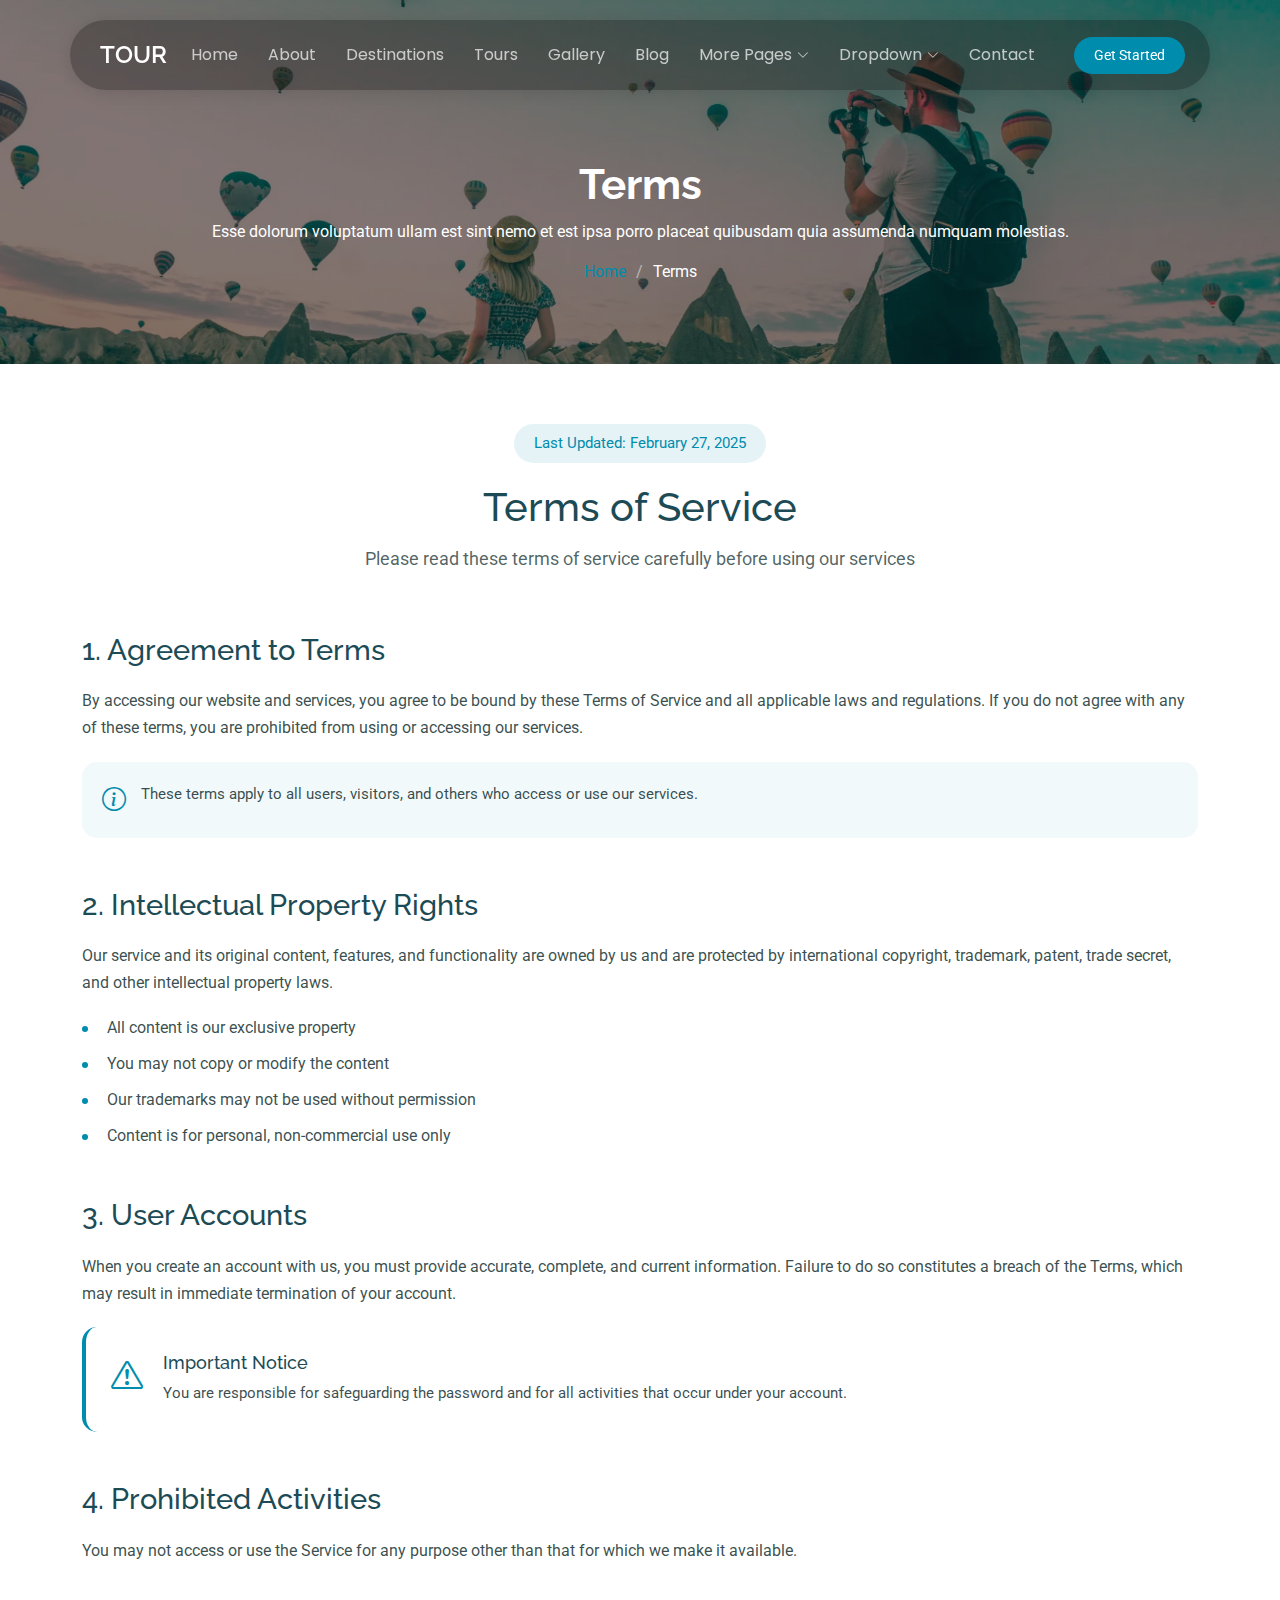
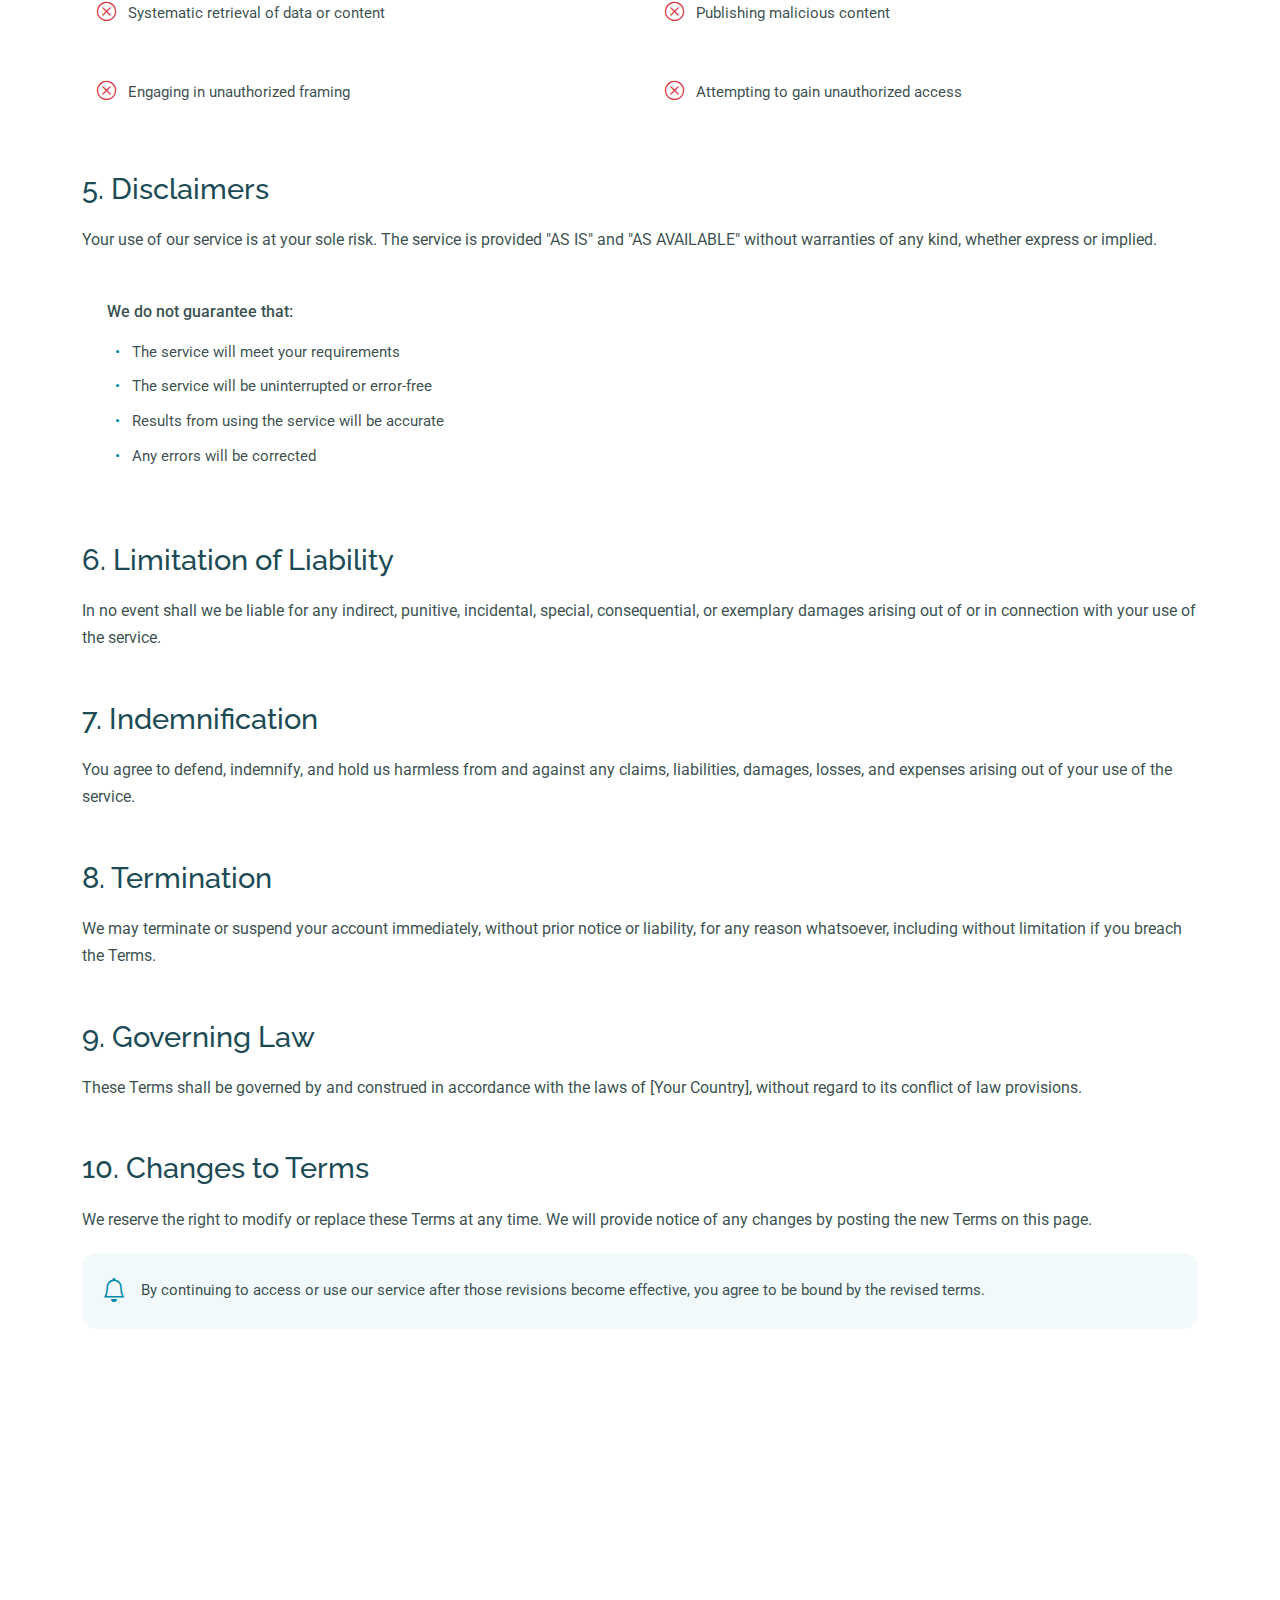
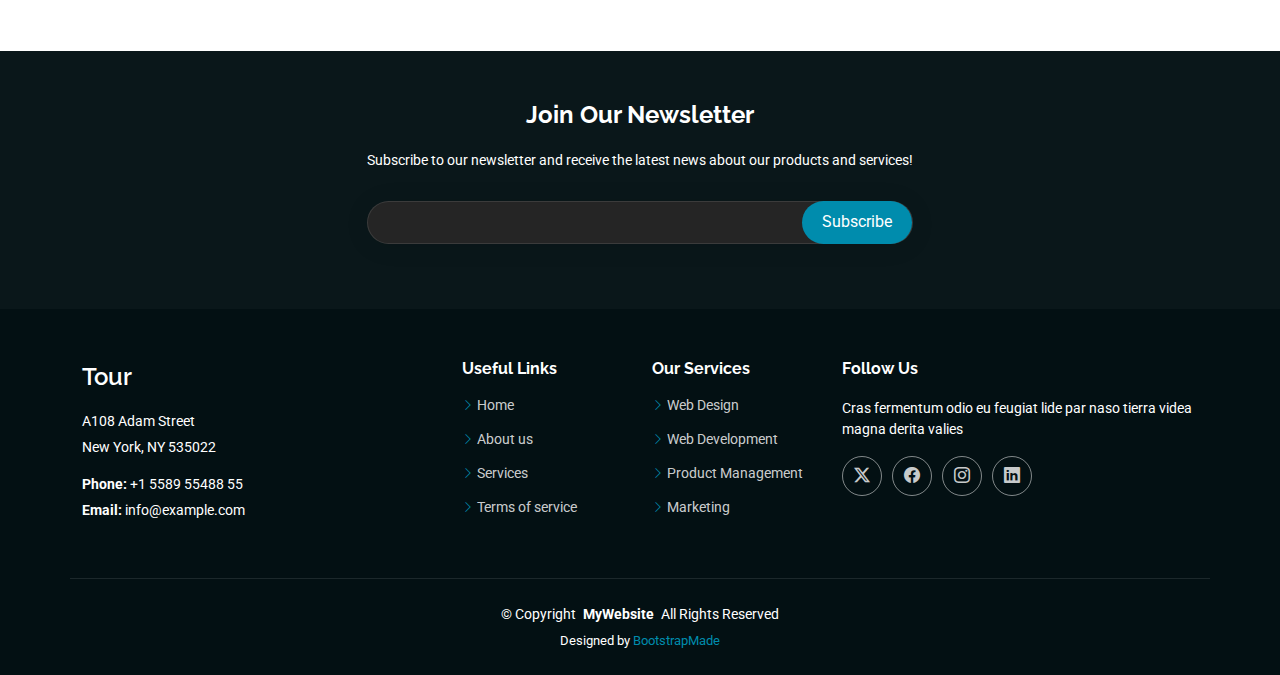
<file: terms.html>
<!DOCTYPE html>
<html lang="en">

<head>
  <meta charset="utf-8">
  <meta content="width=device-width, initial-scale=1.0" name="viewport">
  <title>Terms - Tour Bootstrap Template</title>
  <meta name="description" content="">
  <meta name="keywords" content="">

  <!-- Favicons -->
  <link href="assets/img/favicon.png" rel="icon">
  <link href="assets/img/apple-touch-icon.png" rel="apple-touch-icon">

  <!-- Fonts -->
  <link href="https://fonts.googleapis.com" rel="preconnect">
  <link href="https://fonts.gstatic.com" rel="preconnect" crossorigin>
  <link href="https://fonts.googleapis.com/css2?family=Roboto:ital,wght@0,100;0,300;0,400;0,500;0,700;0,900;1,100;1,300;1,400;1,500;1,700;1,900&family=Poppins:ital,wght@0,100;0,200;0,300;0,400;0,500;0,600;0,700;0,800;0,900;1,100;1,200;1,300;1,400;1,500;1,600;1,700;1,800;1,900&family=Raleway:ital,wght@0,100;0,200;0,300;0,400;0,500;0,600;0,700;0,800;0,900;1,100;1,200;1,300;1,400;1,500;1,600;1,700;1,800;1,900&display=swap" rel="stylesheet">

  <!-- Vendor CSS Files -->
  <link href="assets/vendor/bootstrap/css/bootstrap.min.css" rel="stylesheet">
  <link href="assets/vendor/bootstrap-icons/bootstrap-icons.css" rel="stylesheet">
  <link href="assets/vendor/aos/aos.css" rel="stylesheet">
  <link href="assets/vendor/swiper/swiper-bundle.min.css" rel="stylesheet">
  <link href="assets/vendor/glightbox/css/glightbox.min.css" rel="stylesheet">

  <!-- Main CSS File -->
  <link href="assets/css/main.css" rel="stylesheet">

  <!-- =======================================================
  * Template Name: Tour
  * Template URL: https://bootstrapmade.com/tour-bootstrap-travel-website-template/
  * Updated: Jul 01 2025 with Bootstrap v5.3.7
  * Author: BootstrapMade.com
  * License: https://bootstrapmade.com/license/
  ======================================================== -->
</head>

<body class="terms-page">

  <header id="header" class="header d-flex align-items-center fixed-top">
    <div class="header-container container-fluid container-xl position-relative d-flex align-items-center justify-content-between">

      <a href="index.html" class="logo d-flex align-items-center me-auto me-xl-0">
        <!-- Uncomment the line below if you also wish to use an image logo -->
        <!-- <img src="assets/img/logo.webp" alt=""> -->
        <h1 class="sitename">Tour</h1>
      </a>

      <nav id="navmenu" class="navmenu">
        <ul>
          <li><a href="index.html">Home</a></li>
          <li><a href="about.html">About</a></li>
          <li><a href="destinations.html">Destinations</a></li>
          <li><a href="tours.html">Tours</a></li>
          <li><a href="gallery.html">Gallery</a></li>
          <li><a href="blog.html">Blog</a></li>
          <li class="dropdown"><a href="#"><span>More Pages</span> <i class="bi bi-chevron-down toggle-dropdown"></i></a>
            <ul>
              <li><a href="destination-details.html">Destination Details</a></li>
              <li><a href="tour-details.html">Tour Details</a></li>
              <li><a href="booking.html">Booking</a></li>
              <li><a href="testimonials">Testimonials</a></li>
              <li><a href="faq.html">Frequently Asked Questions</a></li>
              <li><a href="blog-details.html">Blog Details</a></li>
              <li><a href="terms.html" class="active">Terms</a></li>
              <li><a href="privacy.html">Privacy</a></li>
              <li><a href="404.html">404</a></li>
            </ul>
          </li>
          <li class="dropdown"><a href="#"><span>Dropdown</span> <i class="bi bi-chevron-down toggle-dropdown"></i></a>
            <ul>
              <li><a href="#">Dropdown 1</a></li>
              <li class="dropdown"><a href="#"><span>Deep Dropdown</span> <i class="bi bi-chevron-down toggle-dropdown"></i></a>
                <ul>
                  <li><a href="#">Deep Dropdown 1</a></li>
                  <li><a href="#">Deep Dropdown 2</a></li>
                  <li><a href="#">Deep Dropdown 3</a></li>
                  <li><a href="#">Deep Dropdown 4</a></li>
                  <li><a href="#">Deep Dropdown 5</a></li>
                </ul>
              </li>
              <li><a href="#">Dropdown 2</a></li>
              <li><a href="#">Dropdown 3</a></li>
              <li><a href="#">Dropdown 4</a></li>
            </ul>
          </li>
          <li><a href="contact.html">Contact</a></li>
        </ul>
        <i class="mobile-nav-toggle d-xl-none bi bi-list"></i>
      </nav>

      <a class="btn-getstarted" href="destiantios.html">Get Started</a>

    </div>
  </header>

  <main class="main">

    <!-- Page Title -->
    <div class="page-title dark-background" data-aos="fade" style="background-image: url(assets/img/travel/showcase-8.webp);">
      <div class="container position-relative">
        <h1>Terms</h1>
        <p>Esse dolorum voluptatum ullam est sint nemo et est ipsa porro placeat quibusdam quia assumenda numquam molestias.</p>
        <nav class="breadcrumbs">
          <ol>
            <li><a href="index.html">Home</a></li>
            <li class="current">Terms</li>
          </ol>
        </nav>
      </div>
    </div><!-- End Page Title -->

    <!-- Terms Of Service Section -->
    <section id="terms-of-service" class="terms-of-service section">

      <div class="container" data-aos="fade-up">
        <!-- Page Header -->
        <div class="tos-header text-center" data-aos="fade-up">
          <span class="last-updated">Last Updated: February 27, 2025</span>
          <h2>Terms of Service</h2>
          <p>Please read these terms of service carefully before using our services</p>
        </div>

        <!-- Content -->
        <div class="tos-content" data-aos="fade-up" data-aos-delay="200">
          <!-- Agreement Section -->
          <div id="agreement" class="content-section">
            <h3>1. Agreement to Terms</h3>
            <p>By accessing our website and services, you agree to be bound by these Terms of Service and all applicable laws and regulations. If you do not agree with any of these terms, you are prohibited from using or accessing our services.</p>
            <div class="info-box">
              <i class="bi bi-info-circle"></i>
              <p>These terms apply to all users, visitors, and others who access or use our services.</p>
            </div>
          </div>

          <!-- Intellectual Property -->
          <div id="intellectual-property" class="content-section">
            <h3>2. Intellectual Property Rights</h3>
            <p>Our service and its original content, features, and functionality are owned by us and are protected by international copyright, trademark, patent, trade secret, and other intellectual property laws.</p>
            <ul class="list-items">
              <li>All content is our exclusive property</li>
              <li>You may not copy or modify the content</li>
              <li>Our trademarks may not be used without permission</li>
              <li>Content is for personal, non-commercial use only</li>
            </ul>
          </div>

          <!-- User Accounts -->
          <div id="user-accounts" class="content-section">
            <h3>3. User Accounts</h3>
            <p>When you create an account with us, you must provide accurate, complete, and current information. Failure to do so constitutes a breach of the Terms, which may result in immediate termination of your account.</p>
            <div class="alert-box">
              <i class="bi bi-exclamation-triangle"></i>
              <div class="alert-content">
                <h5>Important Notice</h5>
                <p>You are responsible for safeguarding the password and for all activities that occur under your account.</p>
              </div>
            </div>
          </div>

          <!-- Prohibited Activities -->
          <div id="prohibited" class="content-section">
            <h3>4. Prohibited Activities</h3>
            <p>You may not access or use the Service for any purpose other than that for which we make it available.</p>
            <div class="prohibited-list">
              <div class="prohibited-item">
                <i class="bi bi-x-circle"></i>
                <span>Systematic retrieval of data or content</span>
              </div>
              <div class="prohibited-item">
                <i class="bi bi-x-circle"></i>
                <span>Publishing malicious content</span>
              </div>
              <div class="prohibited-item">
                <i class="bi bi-x-circle"></i>
                <span>Engaging in unauthorized framing</span>
              </div>
              <div class="prohibited-item">
                <i class="bi bi-x-circle"></i>
                <span>Attempting to gain unauthorized access</span>
              </div>
            </div>
          </div>

          <!-- Disclaimers -->
          <div id="disclaimer" class="content-section">
            <h3>5. Disclaimers</h3>
            <p>Your use of our service is at your sole risk. The service is provided "AS IS" and "AS AVAILABLE" without warranties of any kind, whether express or implied.</p>
            <div class="disclaimer-box">
              <p>We do not guarantee that:</p>
              <ul>
                <li>The service will meet your requirements</li>
                <li>The service will be uninterrupted or error-free</li>
                <li>Results from using the service will be accurate</li>
                <li>Any errors will be corrected</li>
              </ul>
            </div>
          </div>

          <!-- Limitation of Liability -->
          <div id="limitation" class="content-section">
            <h3>6. Limitation of Liability</h3>
            <p>In no event shall we be liable for any indirect, punitive, incidental, special, consequential, or exemplary damages arising out of or in connection with your use of the service.</p>
          </div>

          <!-- Indemnification -->
          <div id="indemnification" class="content-section">
            <h3>7. Indemnification</h3>
            <p>You agree to defend, indemnify, and hold us harmless from and against any claims, liabilities, damages, losses, and expenses arising out of your use of the service.</p>
          </div>

          <!-- Termination -->
          <div id="termination" class="content-section">
            <h3>8. Termination</h3>
            <p>We may terminate or suspend your account immediately, without prior notice or liability, for any reason whatsoever, including without limitation if you breach the Terms.</p>
          </div>

          <!-- Governing Law -->
          <div id="governing-law" class="content-section">
            <h3>9. Governing Law</h3>
            <p>These Terms shall be governed by and construed in accordance with the laws of [Your Country], without regard to its conflict of law provisions.</p>
          </div>

          <!-- Changes -->
          <div id="changes" class="content-section">
            <h3>10. Changes to Terms</h3>
            <p>We reserve the right to modify or replace these Terms at any time. We will provide notice of any changes by posting the new Terms on this page.</p>
            <div class="notice-box">
              <i class="bi bi-bell"></i>
              <p>By continuing to access or use our service after those revisions become effective, you agree to be bound by the revised terms.</p>
            </div>
          </div>
        </div>

        <!-- Contact Section -->
        <div class="tos-contact" data-aos="fade-up" data-aos-delay="300">
          <div class="contact-box">
            <div class="contact-icon">
              <i class="bi bi-envelope"></i>
            </div>
            <div class="contact-content">
              <h4>Questions About Terms?</h4>
              <p>If you have any questions about these Terms, please contact us.</p>
              <a href="#" class="contact-link">Contact Support</a>
            </div>
          </div>
        </div>
      </div>

    </section><!-- /Terms Of Service Section -->

  </main>

  <footer id="footer" class="footer position-relative dark-background">

    <div class="footer-newsletter">
      <div class="container">
        <div class="row justify-content-center text-center">
          <div class="col-lg-6">
            <h4>Join Our Newsletter</h4>
            <p>Subscribe to our newsletter and receive the latest news about our products and services!</p>
            <form action="forms/newsletter.php" method="post" class="php-email-form">
              <div class="newsletter-form"><input type="email" name="email"><input type="submit" value="Subscribe"></div>
              <div class="loading">Loading</div>
              <div class="error-message"></div>
              <div class="sent-message">Your subscription request has been sent. Thank you!</div>
            </form>
          </div>
        </div>
      </div>
    </div>

    <div class="container footer-top">
      <div class="row gy-4">
        <div class="col-lg-4 col-md-6 footer-about">
          <a href="index.html" class="d-flex align-items-center">
            <span class="sitename">Tour</span>
          </a>
          <div class="footer-contact pt-3">
            <p>A108 Adam Street</p>
            <p>New York, NY 535022</p>
            <p class="mt-3"><strong>Phone:</strong> <span>+1 5589 55488 55</span></p>
            <p><strong>Email:</strong> <span>info@example.com</span></p>
          </div>
        </div>

        <div class="col-lg-2 col-md-3 footer-links">
          <h4>Useful Links</h4>
          <ul>
            <li><i class="bi bi-chevron-right"></i> <a href="#">Home</a></li>
            <li><i class="bi bi-chevron-right"></i> <a href="#">About us</a></li>
            <li><i class="bi bi-chevron-right"></i> <a href="#">Services</a></li>
            <li><i class="bi bi-chevron-right"></i> <a href="#">Terms of service</a></li>
          </ul>
        </div>

        <div class="col-lg-2 col-md-3 footer-links">
          <h4>Our Services</h4>
          <ul>
            <li><i class="bi bi-chevron-right"></i> <a href="#">Web Design</a></li>
            <li><i class="bi bi-chevron-right"></i> <a href="#">Web Development</a></li>
            <li><i class="bi bi-chevron-right"></i> <a href="#">Product Management</a></li>
            <li><i class="bi bi-chevron-right"></i> <a href="#">Marketing</a></li>
          </ul>
        </div>

        <div class="col-lg-4 col-md-12">
          <h4>Follow Us</h4>
          <p>Cras fermentum odio eu feugiat lide par naso tierra videa magna derita valies</p>
          <div class="social-links d-flex">
            <a href=""><i class="bi bi-twitter-x"></i></a>
            <a href=""><i class="bi bi-facebook"></i></a>
            <a href=""><i class="bi bi-instagram"></i></a>
            <a href=""><i class="bi bi-linkedin"></i></a>
          </div>
        </div>

      </div>
    </div>

    <div class="container copyright text-center mt-4">
      <p>© <span>Copyright</span> <strong class="px-1 sitename">MyWebsite</strong> <span>All Rights Reserved</span></p>
      <div class="credits">
        <!-- All the links in the footer should remain intact. -->
        <!-- You can delete the links only if you've purchased the pro version. -->
        <!-- Licensing information: https://bootstrapmade.com/license/ -->
        <!-- Purchase the pro version with working PHP/AJAX contact form: [buy-url] -->
        Designed by <a href="https://bootstrapmade.com/">BootstrapMade</a>
      </div>
    </div>

  </footer>

  <!-- Scroll Top -->
  <a href="#" id="scroll-top" class="scroll-top d-flex align-items-center justify-content-center"><i class="bi bi-arrow-up-short"></i></a>

  <!-- Preloader -->
  <div id="preloader"></div>

  <!-- Vendor JS Files -->
  <script src="assets/vendor/bootstrap/js/bootstrap.bundle.min.js"></script>
  <script src="assets/vendor/php-email-form/validate.js"></script>
  <script src="assets/vendor/aos/aos.js"></script>
  <script src="assets/vendor/purecounter/purecounter_vanilla.js"></script>
  <script src="assets/vendor/swiper/swiper-bundle.min.js"></script>
  <script src="assets/vendor/isotope-layout/isotope.pkgd.min.js"></script>
  <script src="assets/vendor/imagesloaded/imagesloaded.pkgd.min.js"></script>
  <script src="assets/vendor/glightbox/js/glightbox.min.js"></script>

  <!-- Main JS File -->
  <script src="assets/js/main.js"></script>

</body>

</html>
</file>
<file: assets/css/main.css>
/**
* Template Name: Tour
* Template URL: https://bootstrapmade.com/tour-bootstrap-travel-website-template/
* Updated: Jul 01 2025 with Bootstrap v5.3.7
* Author: BootstrapMade.com
* License: https://bootstrapmade.com/license/
*/

@charset "UTF-8";

/*--------------------------------------------------------------
# Font & Color Variables
# Help: https://bootstrapmade.com/color-system/
--------------------------------------------------------------*/
/* Fonts */
:root {
  --default-font: "Roboto",  system-ui, -apple-system, "Segoe UI", Roboto, "Helvetica Neue", Arial, "Noto Sans", "Liberation Sans", sans-serif, "Apple Color Emoji", "Segoe UI Emoji", "Segoe UI Symbol", "Noto Color Emoji";
  --heading-font: "Raleway",  sans-serif;
  --nav-font: "Poppins",  sans-serif;
}

/* Global Colors - The following color variables are used throughout the website. Updating them here will change the color scheme of the entire website */
:root { 
  --background-color: #ffffff; /* Background color for the entire website, including individual sections */
  --default-color: #051e23; /* Default color used for the majority of the text content across the entire website */
  --heading-color: #1c4b56; /* Color for headings, subheadings and title throughout the website */
  --accent-color: #008cad; /* Accent color that represents your brand on the website. It's used for buttons, links, and other elements that need to stand out */
  --surface-color: #ffffff; /* The surface color is used as a background of boxed elements within sections, such as cards, icon boxes, or other elements that require a visual separation from the global background. */
  --contrast-color: #ffffff; /* Contrast color for text, ensuring readability against backgrounds of accent, heading, or default colors. */
}

/* Nav Menu Colors - The following color variables are used specifically for the navigation menu. They are separate from the global colors to allow for more customization options */
:root {
  --nav-color: rgba(255, 255, 255, 0.7);  /* The default color of the main navmenu links */
  --nav-hover-color: #ffffff; /* Applied to main navmenu links when they are hovered over or active */
  --nav-mobile-background-color: #ffffff; /* Used as the background color for mobile navigation menu */
  --nav-dropdown-background-color: #ffffff; /* Used as the background color for dropdown items that appear when hovering over primary navigation items */
  --nav-dropdown-color: #051e23; /* Used for navigation links of the dropdown items in the navigation menu. */
  --nav-dropdown-hover-color: #008cad; /* Similar to --nav-hover-color, this color is applied to dropdown navigation links when they are hovered over. */
}

/* Color Presets - These classes override global colors when applied to any section or element, providing reuse of the sam color scheme. */

.light-background {
  --background-color: #f2f8f9;
  --surface-color: #ffffff;
}

.dark-background {
  --background-color: #031013;
  --default-color: #ffffff;
  --heading-color: #ffffff;
  --surface-color: #252525;
  --contrast-color: #ffffff;
}

/* Smooth scroll */
:root {
  scroll-behavior: smooth;
}

/*--------------------------------------------------------------
# General Styling & Shared Classes
--------------------------------------------------------------*/
body {
  color: var(--default-color);
  background-color: var(--background-color);
  font-family: var(--default-font);
}

a {
  color: var(--accent-color);
  text-decoration: none;
  transition: 0.3s;
}

a:hover {
  color: color-mix(in srgb, var(--accent-color), transparent 25%);
  text-decoration: none;
}

h1,
h2,
h3,
h4,
h5,
h6 {
  color: var(--heading-color);
  font-family: var(--heading-font);
}

/* PHP Email Form Messages
------------------------------*/
.php-email-form .error-message {
  display: none;
  background: #df1529;
  color: #ffffff;
  text-align: left;
  padding: 15px;
  margin-bottom: 24px;
  font-weight: 600;
}

.php-email-form .sent-message {
  display: none;
  color: #ffffff;
  background: #059652;
  text-align: center;
  padding: 15px;
  margin-bottom: 24px;
  font-weight: 600;
}

.php-email-form .loading {
  display: none;
  background: var(--surface-color);
  text-align: center;
  padding: 15px;
  margin-bottom: 24px;
}

.php-email-form .loading:before {
  content: "";
  display: inline-block;
  border-radius: 50%;
  width: 24px;
  height: 24px;
  margin: 0 10px -6px 0;
  border: 3px solid var(--accent-color);
  border-top-color: var(--surface-color);
  animation: php-email-form-loading 1s linear infinite;
}

@keyframes php-email-form-loading {
  0% {
    transform: rotate(0deg);
  }

  100% {
    transform: rotate(360deg);
  }
}

/*--------------------------------------------------------------
# Global Header
--------------------------------------------------------------*/
.header {
  --background-color: rgba(0, 0, 0, 0);
  --default-color: #ffffff;
  --heading-color: #ffffff;
  --surface-color: rgba(0, 0, 0, 0.26);
  color: var(--default-color);
  background-color: var(--background-color);
  padding: 20px 0;
  transition: all 0.5s;
  z-index: 997;
}

.header .header-container {
  background: var(--surface-color);
  border-radius: 50px;
  padding: 5px 25px;
  box-shadow: 0px 2px 15px rgba(0, 0, 0, 0.1);
}

.header .logo {
  line-height: 1;
}

.header .logo img {
  max-height: 36px;
  margin-right: 8px;
}

.header .logo h1 {
  font-size: 24px;
  margin: 0;
  font-weight: 600;
  padding-left: 5px;
  text-transform: uppercase;
  color: var(--heading-color);
}

.header .btn-getstarted,
.header .btn-getstarted:focus {
  color: var(--contrast-color);
  background: var(--accent-color);
  font-size: 14px;
  padding: 8px 20px;
  margin: 0 0 0 30px;
  border-radius: 50px;
  transition: 0.3s;
}

.header .btn-getstarted:hover,
.header .btn-getstarted:focus:hover {
  color: var(--contrast-color);
  background: color-mix(in srgb, var(--accent-color), transparent 15%);
}

@media (max-width: 1200px) {
  .header {
    padding-top: 10px;
  }

  .header .header-container {
    margin-left: 10px;
    margin-right: 10px;
    padding: 10px 5px 10px 15px;
  }

  .header .logo {
    order: 1;
  }

  .header .btn-getstarted {
    order: 2;
    margin: 0 10px 0 0;
    padding: 6px 15px;
  }

  .header .navmenu {
    order: 3;
  }
}

/* Global Header on Scroll
------------------------------*/
.scrolled .header {
  --surface-color: rgba(0, 0, 0, 0.7);
}

/*--------------------------------------------------------------
# Navigation Menu
--------------------------------------------------------------*/
/* Navmenu - Desktop */
@media (min-width: 1200px) {
  .navmenu {
    padding: 0;
  }

  .navmenu ul {
    margin: 0;
    padding: 0;
    display: flex;
    list-style: none;
    align-items: center;
  }

  .navmenu li {
    position: relative;
  }

  .navmenu a,
  .navmenu a:focus {
    color: var(--nav-color);
    padding: 18px 15px;
    font-size: 16px;
    font-family: var(--nav-font);
    font-weight: 400;
    display: flex;
    align-items: center;
    justify-content: space-between;
    white-space: nowrap;
    transition: 0.3s;
  }

  .navmenu a i,
  .navmenu a:focus i {
    font-size: 12px;
    line-height: 0;
    margin-left: 5px;
    transition: 0.3s;
  }

  .navmenu li:last-child a {
    padding-right: 0;
  }

  .navmenu li:hover>a,
  .navmenu .active,
  .navmenu .active:focus {
    color: var(--nav-hover-color);
  }

  .navmenu .dropdown ul {
    margin: 0;
    padding: 10px 0;
    background: var(--nav-dropdown-background-color);
    display: block;
    position: absolute;
    visibility: hidden;
    left: 14px;
    top: 130%;
    opacity: 0;
    transition: 0.3s;
    border-radius: 4px;
    z-index: 99;
    box-shadow: 0px 0px 30px rgba(0, 0, 0, 0.1);
  }

  .navmenu .dropdown ul li {
    min-width: 200px;
  }

  .navmenu .dropdown ul a {
    padding: 10px 20px;
    font-size: 15px;
    text-transform: none;
    color: var(--nav-dropdown-color);
  }

  .navmenu .dropdown ul a i {
    font-size: 12px;
  }

  .navmenu .dropdown ul a:hover,
  .navmenu .dropdown ul .active:hover,
  .navmenu .dropdown ul li:hover>a {
    color: var(--nav-dropdown-hover-color);
  }

  .navmenu .dropdown:hover>ul {
    opacity: 1;
    top: 100%;
    visibility: visible;
  }

  .navmenu .dropdown .dropdown ul {
    top: 0;
    left: -90%;
    visibility: hidden;
  }

  .navmenu .dropdown .dropdown:hover>ul {
    opacity: 1;
    top: 0;
    left: -100%;
    visibility: visible;
  }
}

/* Navmenu - Mobile */
@media (max-width: 1199px) {
  .mobile-nav-toggle {
    color: var(--nav-color);
    font-size: 28px;
    line-height: 0;
    margin-right: 10px;
    cursor: pointer;
    transition: color 0.3s;
  }

  .navmenu {
    padding: 0;
    z-index: 9997;
  }

  .navmenu ul {
    display: none;
    list-style: none;
    position: absolute;
    inset: 60px 20px 20px 20px;
    padding: 10px 0;
    margin: 0;
    border-radius: 6px;
    background-color: var(--nav-mobile-background-color);
    overflow-y: auto;
    transition: 0.3s;
    z-index: 9998;
    box-shadow: 0px 0px 30px rgba(0, 0, 0, 0.1);
  }

  .navmenu a,
  .navmenu a:focus {
    color: var(--nav-dropdown-color);
    padding: 10px 20px;
    font-family: var(--nav-font);
    font-size: 17px;
    font-weight: 500;
    display: flex;
    align-items: center;
    justify-content: space-between;
    white-space: nowrap;
    transition: 0.3s;
  }

  .navmenu a i,
  .navmenu a:focus i {
    font-size: 12px;
    line-height: 0;
    margin-left: 5px;
    width: 30px;
    height: 30px;
    display: flex;
    align-items: center;
    justify-content: center;
    border-radius: 50%;
    transition: 0.3s;
    background-color: color-mix(in srgb, var(--accent-color), transparent 90%);
  }

  .navmenu a i:hover,
  .navmenu a:focus i:hover {
    background-color: var(--accent-color);
    color: var(--contrast-color);
  }

  .navmenu a:hover,
  .navmenu .active,
  .navmenu .active:focus {
    color: var(--nav-dropdown-hover-color);
  }

  .navmenu .active i,
  .navmenu .active:focus i {
    background-color: var(--accent-color);
    color: var(--contrast-color);
    transform: rotate(180deg);
  }

  .navmenu .dropdown ul {
    position: static;
    display: none;
    z-index: 99;
    padding: 10px 0;
    margin: 10px 20px;
    background-color: var(--nav-dropdown-background-color);
    border: 1px solid color-mix(in srgb, var(--default-color), transparent 90%);
    box-shadow: none;
    transition: all 0.5s ease-in-out;
  }

  .navmenu .dropdown ul ul {
    background-color: rgba(33, 37, 41, 0.1);
  }

  .navmenu .dropdown>.dropdown-active {
    display: block;
    background-color: rgba(33, 37, 41, 0.03);
  }

  .mobile-nav-active {
    overflow: hidden;
  }

  .mobile-nav-active .mobile-nav-toggle {
    color: #fff;
    position: absolute;
    font-size: 32px;
    top: 15px;
    right: 15px;
    margin-right: 0;
    z-index: 9999;
  }

  .mobile-nav-active .navmenu {
    position: fixed;
    overflow: hidden;
    inset: 0;
    background: rgba(33, 37, 41, 0.8);
    transition: 0.3s;
  }

  .mobile-nav-active .navmenu>ul {
    display: block;
  }
}

/*--------------------------------------------------------------
# Global Footer
--------------------------------------------------------------*/
.footer {
  color: var(--default-color);
  background-color: var(--background-color);
  font-size: 14px;
  position: relative;
}

.footer .footer-newsletter {
  background-color: color-mix(in srgb, var(--default-color), transparent 97%);
  padding: 50px 0;
}

.footer .footer-newsletter h4 {
  font-size: 24px;
}

.footer .footer-newsletter .newsletter-form {
  margin-top: 30px;
  margin-bottom: 15px;
  padding: 6px 8px;
  position: relative;
  border-radius: 4px;
  background-color: var(--surface-color);
  border: 1px solid color-mix(in srgb, var(--default-color), transparent 90%);
  box-shadow: 0px 2px 25px rgba(0, 0, 0, 0.1);
  display: flex;
  transition: 0.3s;
  border-radius: 50px;
}

.footer .footer-newsletter .newsletter-form:focus-within {
  border-color: var(--accent-color);
}

.footer .footer-newsletter .newsletter-form input[type=email] {
  border: 0;
  padding: 4px;
  width: 100%;
  background-color: var(--surface-color);
  color: var(--default-color);
}

.footer .footer-newsletter .newsletter-form input[type=email]:focus-visible {
  outline: none;
}

.footer .footer-newsletter .newsletter-form input[type=submit] {
  border: 0;
  font-size: 16px;
  padding: 0 20px;
  margin: -7px -8px -7px 0;
  background: var(--accent-color);
  color: var(--contrast-color);
  transition: 0.3s;
  border-radius: 50px;
}

.footer .footer-newsletter .newsletter-form input[type=submit]:hover {
  background: color-mix(in srgb, var(--accent-color), transparent 20%);
}

.footer .footer-top {
  padding-top: 50px;
}

.footer .social-links a {
  display: flex;
  align-items: center;
  justify-content: center;
  width: 40px;
  height: 40px;
  border-radius: 50%;
  border: 1px solid color-mix(in srgb, var(--default-color), transparent 50%);
  font-size: 16px;
  color: color-mix(in srgb, var(--default-color), transparent 20%);
  margin-right: 10px;
  transition: 0.3s;
}

.footer .social-links a:hover {
  color: var(--accent-color);
  border-color: var(--accent-color);
}

.footer h4 {
  font-size: 16px;
  font-weight: bold;
  position: relative;
  padding-bottom: 12px;
}

.footer .footer-links {
  margin-bottom: 30px;
}

.footer .footer-links ul {
  list-style: none;
  padding: 0;
  margin: 0;
}

.footer .footer-links ul i {
  margin-right: 3px;
  font-size: 12px;
  line-height: 0;
  color: var(--accent-color);
}

.footer .footer-links ul li {
  padding: 10px 0;
  display: flex;
  align-items: center;
}

.footer .footer-links ul li:first-child {
  padding-top: 0;
}

.footer .footer-links ul a {
  display: inline-block;
  color: color-mix(in srgb, var(--default-color), transparent 20%);
  line-height: 1;
}

.footer .footer-links ul a:hover {
  color: var(--accent-color);
}

.footer .footer-about a {
  color: var(--heading-color);
  font-size: 24px;
  font-weight: 600;
  font-family: var(--heading-font);
}

.footer .footer-contact p {
  margin-bottom: 5px;
}

.footer .copyright {
  padding: 25px 0;
  border-top: 1px solid color-mix(in srgb, var(--default-color), transparent 90%);
}

.footer .copyright p {
  margin-bottom: 0;
}

.footer .credits {
  margin-top: 6px;
  font-size: 13px;
}

/*--------------------------------------------------------------
# Preloader
--------------------------------------------------------------*/
#preloader {
  position: fixed;
  inset: 0;
  z-index: 9999;
  overflow: hidden;
  background-color: var(--background-color);
  transition: all 0.6s ease-out;
}

#preloader:before {
  content: "";
  position: fixed;
  top: calc(50% - 30px);
  left: calc(50% - 30px);
  border: 6px solid var(--accent-color);
  border-top-color: color-mix(in srgb, var(--accent-color), transparent 90%);
  border-radius: 50%;
  width: 60px;
  height: 60px;
  animation: animate-preloader 1s linear infinite;
}

@keyframes animate-preloader {
  0% {
    transform: rotate(0deg);
  }

  100% {
    transform: rotate(360deg);
  }
}

/*--------------------------------------------------------------
# Scroll Top Button
--------------------------------------------------------------*/
.scroll-top {
  position: fixed;
  visibility: hidden;
  opacity: 0;
  right: 15px;
  bottom: -15px;
  z-index: 99999;
  background-color: var(--accent-color);
  width: 44px;
  height: 44px;
  border-radius: 50px;
  transition: all 0.4s;
}

.scroll-top i {
  font-size: 24px;
  color: var(--contrast-color);
  line-height: 0;
}

.scroll-top:hover {
  background-color: color-mix(in srgb, var(--accent-color), transparent 20%);
  color: var(--contrast-color);
}

.scroll-top.active {
  visibility: visible;
  opacity: 1;
  bottom: 15px;
}

/*--------------------------------------------------------------
# Disable aos animation delay on mobile devices
--------------------------------------------------------------*/
@media screen and (max-width: 768px) {
  [data-aos-delay] {
    transition-delay: 0 !important;
  }
}

/*--------------------------------------------------------------
# Global Page Titles & Breadcrumbs
--------------------------------------------------------------*/
.page-title {
  color: var(--default-color);
  background-color: var(--background-color);
  background-size: cover;
  background-position: center;
  background-repeat: no-repeat;
  padding: 160px 0 80px 0;
  text-align: center;
  position: relative;
}

.page-title:before {
  content: "";
  background-color: color-mix(in srgb, var(--background-color), transparent 50%);
  position: absolute;
  inset: 0;
}

.page-title h1 {
  font-size: 42px;
  font-weight: 700;
  margin-bottom: 10px;
}

.page-title .breadcrumbs ol {
  display: flex;
  flex-wrap: wrap;
  list-style: none;
  justify-content: center;
  padding: 0;
  margin: 0;
  font-size: 16px;
  font-weight: 400;
}

.page-title .breadcrumbs ol li+li {
  padding-left: 10px;
}

.page-title .breadcrumbs ol li+li::before {
  content: "/";
  display: inline-block;
  padding-right: 10px;
  color: color-mix(in srgb, var(--default-color), transparent 50%);
}

/*--------------------------------------------------------------
# Global Sections
--------------------------------------------------------------*/
section,
.section {
  color: var(--default-color);
  background-color: var(--background-color);
  padding: 60px 0;
  scroll-margin-top: 90px;
  overflow: clip;
}

@media (max-width: 1199px) {

  section,
  .section {
    scroll-margin-top: 66px;
  }
}

/*--------------------------------------------------------------
# Global Section Titles
--------------------------------------------------------------*/
.section-title {
  text-align: center;
  padding-bottom: 60px;
  position: relative;
}

.section-title h2 {
  font-size: 13px;
  letter-spacing: 1px;
  font-weight: 700;
  padding: 8px 20px;
  margin: 0;
  background: color-mix(in srgb, var(--accent-color), transparent 90%);
  color: var(--accent-color);
  display: inline-block;
  text-transform: uppercase;
  border-radius: 50px;
  font-family: var(--default-font);
}

.section-title div {
  color: var(--heading-color);
  margin: 10px 0 0 0;
  font-size: 32px;
  font-weight: 700;
  font-family: var(--heading-font);
}

.section-title div .description-title {
  color: var(--accent-color);
}

/*--------------------------------------------------------------
# Travel Hero Section
--------------------------------------------------------------*/
.travel-hero {
  position: relative;
  overflow: hidden;
  min-height: 70vh;
  display: flex;
  align-items: center;
  padding: 120px 0 60px 0;
}

.travel-hero .hero-background {
  position: absolute;
  top: 0;
  left: 0;
  width: 100%;
  height: 100%;
  z-index: 0;
}

.travel-hero .hero-background video {
  width: 100%;
  height: 100%;
  object-fit: cover;
}

.travel-hero .hero-overlay {
  position: absolute;
  top: 0;
  left: 0;
  width: 100%;
  height: 100%;
  background: linear-gradient(135deg, color-mix(in srgb, var(--background-color), transparent 60%) 0%, color-mix(in srgb, var(--background-color), transparent 80%) 50%, color-mix(in srgb, var(--background-color), transparent 90%) 100%);
  z-index: 1;
}

.travel-hero .hero-text .hero-title {
  font-size: 3.5rem;
  font-weight: 700;
  margin-bottom: 1.5rem;
  line-height: 1.2;
}

.travel-hero .hero-text .hero-subtitle {
  font-size: 1.2rem;
  margin-bottom: 2rem;
  opacity: 0.9;
  line-height: 1.6;
}

.travel-hero .hero-text .hero-buttons .btn {
  padding: 12px 30px;
  font-weight: 600;
  text-transform: uppercase;
  letter-spacing: 0.5px;
  border-radius: 50px;
  transition: all 0.3s ease;
}

.travel-hero .hero-text .hero-buttons .btn.btn-primary {
  background-color: var(--accent-color);
  border-color: var(--accent-color);
  color: var(--contrast-color);
}

.travel-hero .hero-text .hero-buttons .btn.btn-primary:hover {
  background-color: color-mix(in srgb, var(--accent-color), transparent 20%);
  border-color: color-mix(in srgb, var(--accent-color), transparent 20%);
  transform: translateY(-2px);
}

.travel-hero .hero-text .hero-buttons .btn.btn-outline {
  background-color: transparent;
  border: 2px solid var(--contrast-color);
  color: var(--contrast-color);
}

.travel-hero .hero-text .hero-buttons .btn.btn-outline:hover {
  background-color: var(--accent-color);
  color: var(--contrast-color);
  transform: translateY(-2px);
  border-color: var(--accent-color);
}

.travel-hero .booking-form-wrapper .booking-form {
  background-color: var(--surface-color);
  border-radius: 15px;
  padding: 2rem;
  box-shadow: 0 10px 30px color-mix(in srgb, var(--default-color), transparent 85%);
  backdrop-filter: blur(10px);
}

.travel-hero .booking-form-wrapper .booking-form .form-title {
  color: var(--heading-color);
  font-size: 1.5rem;
  font-weight: 600;
  margin-bottom: 1.5rem;
  text-align: center;
}

.travel-hero .booking-form-wrapper .booking-form label {
  color: var(--heading-color);
  font-weight: 500;
  margin-bottom: 0.5rem;
  font-size: 0.9rem;
}

.travel-hero .booking-form-wrapper .booking-form .form-control,
.travel-hero .booking-form-wrapper .booking-form .form-select {
  border: 2px solid color-mix(in srgb, var(--default-color), transparent 80%);
  border-radius: 8px;
  padding: 12px 15px;
  font-size: 14px;
  color: var(--default-color);
  background-color: var(--surface-color);
  transition: all 0.3s ease;
}

.travel-hero .booking-form-wrapper .booking-form .form-control:focus,
.travel-hero .booking-form-wrapper .booking-form .form-select:focus {
  border-color: var(--accent-color);
  box-shadow: 0 0 0 0.2rem color-mix(in srgb, var(--accent-color), transparent 75%);
  outline: none;
}

.travel-hero .booking-form-wrapper .booking-form .form-control::placeholder,
.travel-hero .booking-form-wrapper .booking-form .form-select::placeholder {
  color: color-mix(in srgb, var(--default-color), transparent 50%);
}

.travel-hero .booking-form-wrapper .booking-form .btn-primary {
  background-color: var(--accent-color);
  border-color: var(--accent-color);
  color: var(--contrast-color);
  padding: 12px 20px;
  font-weight: 600;
  border-radius: 8px;
  transition: all 0.3s ease;
}

.travel-hero .booking-form-wrapper .booking-form .btn-primary:hover {
  background-color: color-mix(in srgb, var(--accent-color), transparent 20%);
  border-color: color-mix(in srgb, var(--accent-color), transparent 20%);
  transform: translateY(-1px);
}

@media (max-width: 992px) {
  .travel-hero .hero-text {
    text-align: center;
    margin-bottom: 3rem;
  }

  .travel-hero .hero-text .hero-title {
    font-size: 2.5rem;
  }

  .travel-hero .hero-text .hero-subtitle {
    font-size: 1.1rem;
  }

  .travel-hero .booking-form {
    margin-top: 2rem;
  }
}

@media (max-width: 768px) {
  .travel-hero .hero-text .hero-title {
    font-size: 2rem;
  }

  .travel-hero .hero-text .hero-subtitle {
    font-size: 1rem;
  }

  .travel-hero .hero-text .hero-buttons .btn {
    display: block;
    width: 100%;
    margin-bottom: 1rem;
  }

  .travel-hero .hero-text .hero-buttons .btn:last-child {
    margin-bottom: 0;
  }

  .travel-hero .booking-form-wrapper .booking-form {
    padding: 1.5rem;
  }
}

/*--------------------------------------------------------------
# Why Us Section
--------------------------------------------------------------*/
.why-us .content h3 {
  font-size: 2.2rem;
  font-weight: 700;
  margin-bottom: 1.5rem;
  line-height: 1.3;
}

.why-us .content p {
  font-size: 1.1rem;
  line-height: 1.8;
  margin-bottom: 1.5rem;
  color: color-mix(in srgb, var(--default-color), transparent 20%);
}

.why-us .stats-row {
  display: flex;
  gap: 2rem;
  margin-top: 2rem;
}

@media (max-width: 576px) {
  .why-us .stats-row {
    flex-direction: column;
    gap: 1rem;
  }
}

.why-us .stat-item span {
  font-size: 2.5rem;
  font-weight: 700;
  color: var(--accent-color);
  font-family: var(--heading-font);
}

.why-us .stat-item .stat-label {
  font-size: 0.9rem;
  color: color-mix(in srgb, var(--default-color), transparent 30%);
  margin-top: 0.25rem;
}

.why-us .about-image {
  position: relative;
}

.why-us .about-image .experience-badge {
  position: absolute;
  bottom: 20px;
  left: 20px;
  background: var(--accent-color);
  color: var(--contrast-color);
  padding: 1.5rem;
  border-radius: 15px;
  text-align: center;
  box-shadow: 0 10px 30px rgba(0, 0, 0, 0.1);
}

.why-us .about-image .experience-badge .experience-number {
  font-size: 1.8rem;
  font-weight: 700;
  line-height: 1;
}

.why-us .about-image .experience-badge .experience-text {
  font-size: 0.9rem;
  margin-top: 0.5rem;
  opacity: 0.9;
}

@media (max-width: 768px) {
  .why-us .about-image {
    margin-top: 3rem;
  }

  .why-us .about-image .experience-badge {
    bottom: 15px;
    left: 15px;
    padding: 1rem;
  }

  .why-us .about-image .experience-badge .experience-number {
    font-size: 1.5rem;
  }

  .why-us .about-image .experience-badge .experience-text {
    font-size: 0.8rem;
  }
}

.why-us .why-choose-section {
  margin-top: 5rem;
}

.why-us .why-choose-section h3 {
  font-size: 2.2rem;
  font-weight: 700;
  margin-bottom: 1rem;
  line-height: 1.3;
}

.why-us .why-choose-section>.row>.col-lg-8>p {
  font-size: 1.1rem;
  line-height: 1.8;
  color: color-mix(in srgb, var(--default-color), transparent 20%);
}

@media (max-width: 768px) {
  .why-us .why-choose-section {
    margin-top: 3rem;
  }

  .why-us .why-choose-section h3 {
    font-size: 1.8rem;
  }
}

.why-us .feature-card {
  background: var(--surface-color);
  padding: 2.5rem 1.5rem;
  border-radius: 15px;
  text-align: center;
  height: 100%;
  transition: all 0.3s ease;
  border: 1px solid color-mix(in srgb, var(--default-color), transparent 90%);
}

.why-us .feature-card:hover {
  transform: translateY(-10px);
  box-shadow: 0 20px 40px rgba(0, 0, 0, 0.1);
}

.why-us .feature-card:hover .feature-icon {
  background: var(--accent-color);
  color: var(--contrast-color);
}

.why-us .feature-icon {
  width: 80px;
  height: 80px;
  background: color-mix(in srgb, var(--accent-color), transparent 85%);
  color: var(--accent-color);
  border-radius: 50%;
  display: flex;
  align-items: center;
  justify-content: center;
  margin: 0 auto 1.5rem;
  font-size: 2rem;
  transition: all 0.3s ease;
}

.why-us .feature-card h4 {
  font-size: 1.3rem;
  font-weight: 600;
  margin-bottom: 1rem;
}

.why-us .feature-card p {
  font-size: 1rem;
  line-height: 1.6;
  color: color-mix(in srgb, var(--default-color), transparent 25%);
  margin-bottom: 0;
}

@media (max-width: 768px) {
  .why-us .feature-card {
    padding: 2rem 1rem;
  }

  .why-us .feature-icon {
    width: 60px;
    height: 60px;
    font-size: 1.5rem;
    margin-bottom: 1rem;
  }

  .why-us .feature-card h4 {
    font-size: 1.2rem;
  }
}

/*--------------------------------------------------------------
# Featured Destinations Section
--------------------------------------------------------------*/
.featured-destinations .featured-destination {
  height: 600px;
  border-radius: 20px;
  overflow: hidden;
  position: relative;
  box-shadow: 0 10px 40px rgba(0, 0, 0, 0.1);
  transition: all 0.4s ease;
}

.featured-destinations .featured-destination:hover {
  transform: translateY(-8px);
  box-shadow: 0 20px 60px rgba(0, 0, 0, 0.15);
}

.featured-destinations .featured-destination .destination-overlay {
  position: relative;
  height: 100%;
  width: 100%;
}

.featured-destinations .featured-destination .destination-overlay img {
  width: 100%;
  height: 100%;
  object-fit: cover;
  transition: transform 0.4s ease;
}

.featured-destinations .featured-destination .destination-overlay:hover img {
  transform: scale(1.08);
}

.featured-destinations .featured-destination .destination-overlay::before {
  content: "";
  position: absolute;
  top: 0;
  left: 0;
  right: 0;
  bottom: 0;
  background: linear-gradient(to bottom, rgba(0, 0, 0, 0.1) 0%, rgba(0, 0, 0, 0.3) 50%, rgba(0, 0, 0, 0.7) 100%);
  z-index: 1;
}

.featured-destinations .featured-destination .destination-info {
  position: absolute;
  bottom: 0;
  left: 0;
  right: 0;
  padding: 40px;
  z-index: 2;
  color: white;
}

.featured-destinations .featured-destination .destination-info .destination-tag {
  display: inline-block;
  background: var(--accent-color);
  color: var(--contrast-color);
  padding: 8px 16px;
  border-radius: 25px;
  font-size: 12px;
  font-weight: 700;
  text-transform: uppercase;
  letter-spacing: 1px;
  margin-bottom: 15px;
}

.featured-destinations .featured-destination .destination-info h3 {
  font-size: 32px;
  font-weight: 800;
  color: white;
  margin-bottom: 8px;
  line-height: 1.2;
}

.featured-destinations .featured-destination .destination-info .location {
  font-size: 16px;
  margin-bottom: 15px;
  opacity: 0.9;
  display: flex;
  align-items: center;
  gap: 8px;
}

.featured-destinations .featured-destination .destination-info .location i {
  color: var(--accent-color);
  font-size: 18px;
}

.featured-destinations .featured-destination .destination-info .description {
  font-size: 15px;
  line-height: 1.6;
  margin-bottom: 20px;
  opacity: 0.8;
}

.featured-destinations .featured-destination .destination-info .destination-meta {
  display: flex;
  gap: 25px;
  margin-bottom: 20px;
  font-size: 14px;
}

.featured-destinations .featured-destination .destination-info .destination-meta .tours-count,
.featured-destinations .featured-destination .destination-info .destination-meta .rating {
  display: flex;
  align-items: center;
  gap: 6px;
}

.featured-destinations .featured-destination .destination-info .destination-meta .tours-count i,
.featured-destinations .featured-destination .destination-info .destination-meta .rating i {
  color: var(--accent-color);
}

.featured-destinations .featured-destination .destination-info .price-info {
  margin-bottom: 25px;
}

.featured-destinations .featured-destination .destination-info .price-info .starting-from {
  display: block;
  font-size: 13px;
  opacity: 0.7;
  text-transform: uppercase;
  letter-spacing: 0.5px;
  margin-bottom: 4px;
}

.featured-destinations .featured-destination .destination-info .price-info .amount {
  font-size: 28px;
  font-weight: 800;
  color: var(--accent-color);
}

.featured-destinations .featured-destination .destination-info .explore-btn {
  display: inline-flex;
  align-items: center;
  gap: 10px;
  background: rgba(255, 255, 255, 0.15);
  backdrop-filter: blur(10px);
  border: 2px solid rgba(255, 255, 255, 0.2);
  color: white;
  padding: 15px 30px;
  border-radius: 50px;
  text-decoration: none;
  font-weight: 600;
  font-size: 16px;
  transition: all 0.3s ease;
}

.featured-destinations .featured-destination .destination-info .explore-btn:hover {
  background: var(--accent-color);
  border-color: var(--accent-color);
  color: var(--contrast-color);
  transform: translateX(5px);
}

.featured-destinations .featured-destination .destination-info .explore-btn:hover i {
  transform: translateX(3px);
}

.featured-destinations .featured-destination .destination-info .explore-btn i {
  transition: transform 0.3s ease;
}

.featured-destinations .compact-destination {
  background: var(--surface-color);
  border-radius: 16px;
  overflow: hidden;
  display: flex;
  box-shadow: 0 5px 25px rgba(0, 0, 0, 0.08);
  transition: all 0.3s ease;
  height: 180px;
}

.featured-destinations .compact-destination:hover {
  box-shadow: 0 10px 35px rgba(0, 0, 0, 0.12);
  transform: translateX(8px);
}

.featured-destinations .compact-destination .destination-image {
  flex-shrink: 0;
  width: 140px;
  position: relative;
  overflow: hidden;
}

.featured-destinations .compact-destination .destination-image img {
  width: 100%;
  height: 100%;
  object-fit: cover;
  transition: transform 0.3s ease;
}

.featured-destinations .compact-destination .destination-image .badge-offer {
  position: absolute;
  top: 12px;
  left: 12px;
  background: linear-gradient(135deg, #ff6b6b, #ee5a24);
  color: white;
  padding: 4px 10px;
  border-radius: 15px;
  font-size: 10px;
  font-weight: 700;
  text-transform: uppercase;
  letter-spacing: 0.5px;
}

.featured-destinations .compact-destination .destination-image .badge-offer.limited {
  background: linear-gradient(135deg, #ffd700, #ffb347);
  color: #333;
}

.featured-destinations .compact-destination .destination-details {
  flex: 1;
  padding: 20px;
  display: flex;
  flex-direction: column;
  justify-content: space-between;
}

.featured-destinations .compact-destination .destination-details h4 {
  font-size: 18px;
  font-weight: 700;
  color: var(--heading-color);
  margin-bottom: 6px;
  line-height: 1.3;
}

.featured-destinations .compact-destination .destination-details .location {
  font-size: 13px;
  color: color-mix(in srgb, var(--default-color), transparent 40%);
  margin-bottom: 10px;
  display: flex;
  align-items: center;
  gap: 5px;
}

.featured-destinations .compact-destination .destination-details .location i {
  color: var(--accent-color);
  font-size: 12px;
}

.featured-destinations .compact-destination .destination-details .brief {
  font-size: 13px;
  line-height: 1.4;
  color: color-mix(in srgb, var(--default-color), transparent 20%);
  margin-bottom: 12px;
  display: -webkit-box;
  -webkit-line-clamp: 2;
  -webkit-box-orient: vertical;
  overflow: hidden;
}

.featured-destinations .compact-destination .destination-details .stats-row {
  display: flex;
  align-items: center;
  justify-content: space-between;
  margin-bottom: 10px;
  font-size: 12px;
}

.featured-destinations .compact-destination .destination-details .stats-row .tour-count,
.featured-destinations .compact-destination .destination-details .stats-row .rating {
  display: flex;
  align-items: center;
  gap: 4px;
  color: color-mix(in srgb, var(--default-color), transparent 30%);
}

.featured-destinations .compact-destination .destination-details .stats-row .tour-count i,
.featured-destinations .compact-destination .destination-details .stats-row .rating i {
  color: var(--accent-color);
}

.featured-destinations .compact-destination .destination-details .stats-row .rating i {
  color: #ffc107;
}

.featured-destinations .compact-destination .destination-details .stats-row .price {
  font-weight: 700;
  color: var(--accent-color);
  font-size: 14px;
}

.featured-destinations .compact-destination .destination-details .quick-link {
  color: var(--accent-color);
  text-decoration: none;
  font-size: 13px;
  font-weight: 600;
  display: flex;
  align-items: center;
  gap: 4px;
  transition: all 0.3s ease;
}

.featured-destinations .compact-destination .destination-details .quick-link:hover {
  color: color-mix(in srgb, var(--accent-color), black 15%);
  gap: 8px;
}

.featured-destinations .compact-destination .destination-details .quick-link i {
  font-size: 12px;
  transition: transform 0.3s ease;
}

.featured-destinations .compact-destination:hover .destination-image img {
  transform: scale(1.1);
}

@media (max-width: 992px) {
  .featured-destinations .featured-destination {
    height: 500px;
  }

  .featured-destinations .featured-destination .destination-info {
    padding: 30px;
  }

  .featured-destinations .featured-destination .destination-info h3 {
    font-size: 28px;
  }

  .featured-destinations .featured-destination .destination-info .price-info .amount {
    font-size: 24px;
  }
}

@media (max-width: 768px) {
  .featured-destinations .featured-destination {
    height: 450px;
    margin-bottom: 30px;
  }

  .featured-destinations .featured-destination .destination-info {
    padding: 25px;
  }

  .featured-destinations .featured-destination .destination-info h3 {
    font-size: 24px;
  }

  .featured-destinations .featured-destination .destination-info .destination-meta {
    flex-direction: column;
    gap: 10px;
  }

  .featured-destinations .compact-destination {
    flex-direction: column;
    height: auto;
  }

  .featured-destinations .compact-destination .destination-image {
    width: 100%;
    height: 160px;
  }

  .featured-destinations .compact-destination .destination-details {
    padding: 20px;
  }

  .featured-destinations .compact-destination .destination-details .stats-row {
    flex-wrap: wrap;
    gap: 10px;
  }
}

/*--------------------------------------------------------------
# Featured Tours Section
--------------------------------------------------------------*/
.featured-tours .tour-card {
  background-color: var(--surface-color);
  border-radius: 12px;
  overflow: hidden;
  box-shadow: 0 4px 20px color-mix(in srgb, var(--default-color), transparent 90%);
  transition: all 0.3s ease;
  margin-bottom: 30px;
  height: 100%;
  display: flex;
  flex-direction: column;
}

.featured-tours .tour-card:hover {
  transform: translateY(-8px);
  box-shadow: 0 8px 30px color-mix(in srgb, var(--default-color), transparent 80%);
}

.featured-tours .tour-card .tour-image {
  position: relative;
  overflow: hidden;
  height: 250px;
}

.featured-tours .tour-card .tour-image img {
  width: 100%;
  height: 100%;
  object-fit: cover;
  transition: transform 0.3s ease;
}

.featured-tours .tour-card .tour-image .tour-badge {
  position: absolute;
  top: 15px;
  left: 15px;
  background-color: var(--accent-color);
  color: var(--contrast-color);
  padding: 5px 12px;
  border-radius: 20px;
  font-size: 12px;
  font-weight: 600;
  text-transform: uppercase;
  letter-spacing: 0.5px;
}

.featured-tours .tour-card .tour-image .tour-badge.limited {
  background-color: #ff6b6b;
}

.featured-tours .tour-card .tour-image .tour-badge.new {
  background-color: #4ecdc4;
}

.featured-tours .tour-card .tour-image .tour-badge.cultural {
  background-color: #9b59b6;
}

.featured-tours .tour-card .tour-image .tour-badge.adventure {
  background-color: #e67e22;
}

.featured-tours .tour-card .tour-image .tour-price {
  position: absolute;
  top: 15px;
  right: 15px;
  background-color: color-mix(in srgb, var(--default-color), transparent 20%);
  color: var(--contrast-color);
  padding: 8px 15px;
  border-radius: 6px;
  font-size: 16px;
  font-weight: 700;
  backdrop-filter: blur(10px);
}

.featured-tours .tour-card:hover .tour-image img {
  transform: scale(1.05);
}

.featured-tours .tour-card .tour-content {
  padding: 25px;
  flex-grow: 1;
  display: flex;
  flex-direction: column;
}

.featured-tours .tour-card .tour-content h4 {
  font-size: 22px;
  font-weight: 700;
  margin-bottom: 15px;
  color: var(--heading-color);
  line-height: 1.2;
}

.featured-tours .tour-card .tour-content .tour-meta {
  display: flex;
  gap: 20px;
  margin-bottom: 15px;
}

.featured-tours .tour-card .tour-content .tour-meta span {
  color: color-mix(in srgb, var(--default-color), transparent 30%);
  font-size: 14px;
  display: flex;
  align-items: center;
  gap: 5px;
}

.featured-tours .tour-card .tour-content .tour-meta span i {
  color: var(--accent-color);
}

.featured-tours .tour-card .tour-content p {
  color: color-mix(in srgb, var(--default-color), transparent 20%);
  font-size: 15px;
  line-height: 1.6;
  margin-bottom: 20px;
  flex-grow: 1;
}

.featured-tours .tour-card .tour-content .tour-highlights {
  display: flex;
  flex-wrap: wrap;
  gap: 8px;
  margin-bottom: 25px;
}

.featured-tours .tour-card .tour-content .tour-highlights span {
  background-color: color-mix(in srgb, var(--accent-color), transparent 90%);
  color: var(--accent-color);
  padding: 4px 10px;
  border-radius: 15px;
  font-size: 12px;
  font-weight: 500;
}

.featured-tours .tour-card .tour-content .tour-action {
  display: flex;
  justify-content: space-between;
  align-items: center;
  margin-top: auto;
}

.featured-tours .tour-card .tour-content .tour-action .btn-book {
  background-color: var(--accent-color);
  color: var(--contrast-color);
  padding: 12px 25px;
  border-radius: 6px;
  font-weight: 600;
  text-decoration: none;
  transition: all 0.3s ease;
  font-size: 14px;
}

.featured-tours .tour-card .tour-content .tour-action .btn-book:hover {
  background-color: color-mix(in srgb, var(--accent-color), black 15%);
  transform: translateY(-2px);
  color: var(--contrast-color);
}

.featured-tours .tour-card .tour-content .tour-action .tour-rating {
  display: flex;
  align-items: center;
  gap: 3px;
  font-size: 14px;
}

.featured-tours .tour-card .tour-content .tour-action .tour-rating i {
  color: #ffc107;
  font-size: 12px;
}

.featured-tours .tour-card .tour-content .tour-action .tour-rating span {
  color: color-mix(in srgb, var(--default-color), transparent 30%);
  margin-left: 5px;
  font-size: 13px;
}

.featured-tours .btn-view-all {
  background-color: transparent;
  color: var(--accent-color);
  border: 2px solid var(--accent-color);
  padding: 15px 35px;
  border-radius: 8px;
  font-weight: 600;
  text-decoration: none;
  transition: all 0.3s ease;
  font-size: 16px;
  display: inline-block;
}

.featured-tours .btn-view-all:hover {
  background-color: var(--accent-color);
  color: var(--contrast-color);
  transform: translateY(-2px);
  box-shadow: 0 4px 15px color-mix(in srgb, var(--accent-color), transparent 60%);
}

@media (max-width: 768px) {
  .featured-tours .tour-card .tour-content {
    padding: 20px;
  }

  .featured-tours .tour-card .tour-content h4 {
    font-size: 20px;
  }

  .featured-tours .tour-card .tour-content .tour-action {
    flex-direction: column;
    align-items: stretch;
    gap: 15px;
  }

  .featured-tours .tour-card .tour-content .tour-action .btn-book {
    text-align: center;
  }

  .featured-tours .tour-card .tour-content .tour-action .tour-rating {
    justify-content: center;
  }
}

@media (max-width: 576px) {
  .featured-tours .tour-card .tour-image {
    height: 200px;
  }

  .featured-tours .tour-card .tour-content {
    padding: 15px;
  }

  .featured-tours .tour-card .tour-content .tour-meta {
    flex-direction: column;
    gap: 8px;
  }

  .featured-tours .tour-card .tour-content .tour-highlights {
    justify-content: center;
  }
}

/*--------------------------------------------------------------
# Testimonials Home Section
--------------------------------------------------------------*/
.testimonials-home .testimonials-carousel,
.testimonials-home .testimonials-slider {
  overflow: hidden;
}

.testimonials-home .testimonial-item {
  box-sizing: content-box;
  text-align: center;
  min-height: 320px;
}

.testimonials-home .testimonial-item .testimonial-img {
  width: 90px;
  border-radius: 50%;
  margin: 0 auto;
}

.testimonials-home .testimonial-item h3 {
  font-size: 18px;
  font-weight: bold;
  margin: 10px 0 5px 0;
}

.testimonials-home .testimonial-item h4 {
  font-size: 14px;
  color: color-mix(in srgb, var(--default-color), transparent 20%);
  margin: 0;
}

.testimonials-home .testimonial-item .quote-icon-left,
.testimonials-home .testimonial-item .quote-icon-right {
  color: color-mix(in srgb, var(--accent-color), transparent 40%);
  font-size: 26px;
  line-height: 0;
}

.testimonials-home .testimonial-item .quote-icon-left {
  display: inline-block;
  left: -5px;
  position: relative;
}

.testimonials-home .testimonial-item .quote-icon-right {
  display: inline-block;
  right: -5px;
  position: relative;
  top: 10px;
  transform: scale(-1, -1);
}

.testimonials-home .testimonial-item p {
  font-style: italic;
  margin: 0 15px 15px 15px;
  padding: 20px;
  background: color-mix(in srgb, var(--default-color), transparent 97%);
  position: relative;
  margin-bottom: 35px;
  border-radius: 6px;
}

.testimonials-home .testimonial-item p::after {
  content: "";
  width: 0;
  height: 0;
  border-top: 20px solid color-mix(in srgb, var(--default-color), transparent 97%);
  border-right: 20px solid transparent;
  border-left: 20px solid transparent;
  position: absolute;
  bottom: -20px;
  left: calc(50% - 20px);
}

.testimonials-home .swiper-wrapper {
  height: auto;
}

.testimonials-home .swiper-pagination {
  margin-top: 40px;
  position: relative;
}

.testimonials-home .swiper-pagination .swiper-pagination-bullet {
  width: 12px;
  height: 12px;
  background-color: var(--background-color);
  opacity: 1;
  border: 1px solid var(--accent-color);
}

.testimonials-home .swiper-pagination .swiper-pagination-bullet-active {
  background-color: var(--accent-color);
}

/*--------------------------------------------------------------
# Call To Action Section
--------------------------------------------------------------*/
.call-to-action .hero-content {
  display: grid;
  grid-template-columns: 1fr 1fr;
  gap: 4rem;
  align-items: center;
  margin-bottom: 5rem;
}

@media (max-width: 992px) {
  .call-to-action .hero-content {
    grid-template-columns: 1fr;
    gap: 3rem;
    text-align: center;
  }
}

.call-to-action .content-wrapper .badge-wrapper {
  margin-bottom: 1.5rem;
}

.call-to-action .content-wrapper .badge-wrapper .promo-badge {
  display: inline-block;
  background: linear-gradient(45deg, var(--accent-color), color-mix(in srgb, var(--accent-color), black 20%));
  color: var(--contrast-color);
  padding: 8px 20px;
  border-radius: 25px;
  font-size: 0.9rem;
  font-weight: 600;
  text-transform: uppercase;
  letter-spacing: 0.5px;
  position: relative;
  overflow: hidden;
}

.call-to-action .content-wrapper .badge-wrapper .promo-badge::before {
  content: "";
  position: absolute;
  top: 0;
  left: -100%;
  width: 100%;
  height: 100%;
  background: linear-gradient(90deg, transparent, rgba(255, 255, 255, 0.2), transparent);
  animation: shimmer 2s infinite;
}

.call-to-action .content-wrapper h2 {
  font-size: 3rem;
  font-weight: 800;
  margin-bottom: 1.5rem;
  line-height: 1.2;
}

@media (max-width: 768px) {
  .call-to-action .content-wrapper h2 {
    font-size: 2.2rem;
  }
}

.call-to-action .content-wrapper p {
  font-size: 1.2rem;
  color: color-mix(in srgb, var(--default-color), transparent 25%);
  margin-bottom: 2.5rem;
  line-height: 1.7;
}

.call-to-action .action-section .main-actions {
  display: flex;
  gap: 1rem;
  margin-bottom: 2rem;
}

@media (max-width: 576px) {
  .call-to-action .action-section .main-actions {
    flex-direction: column;
  }
}

.call-to-action .action-section .main-actions .btn {
  padding: 15px 35px;
  font-size: 1.1rem;
  font-weight: 700;
  border-radius: 60px;
  transition: all 0.4s cubic-bezier(0.4, 0, 0.2, 1);
  position: relative;
  overflow: hidden;
  text-transform: uppercase;
  letter-spacing: 0.5px;
  display: flex;
  align-items: center;
}

.call-to-action .action-section .main-actions .btn i {
  margin-right: 0.5rem;
  font-size: 1.2rem;
}

.call-to-action .action-section .main-actions .btn::before {
  content: "";
  position: absolute;
  top: 0;
  left: -100%;
  width: 100%;
  height: 100%;
  background: linear-gradient(90deg, transparent, rgba(255, 255, 255, 0.2), transparent);
  transition: left 0.5s;
}

.call-to-action .action-section .main-actions .btn:hover::before {
  left: 100%;
}

.call-to-action .action-section .main-actions .btn.btn-explore {
  background: linear-gradient(135deg, var(--accent-color), color-mix(in srgb, var(--accent-color), black 20%));
  border: none;
  color: var(--contrast-color);
}

.call-to-action .action-section .main-actions .btn.btn-explore:hover {
  transform: translateY(-3px) scale(1.05);
  box-shadow: 0 15px 40px color-mix(in srgb, var(--accent-color), transparent 60%);
}

.call-to-action .action-section .main-actions .btn.btn-deals {
  background: transparent;
  border: 3px solid var(--accent-color);
  color: var(--accent-color);
}

.call-to-action .action-section .main-actions .btn.btn-deals:hover {
  background: var(--accent-color);
  color: var(--contrast-color);
  transform: translateY(-3px) scale(1.05);
}

.call-to-action .action-section .quick-contact {
  display: flex;
  align-items: center;
  gap: 1rem;
  padding: 1rem;
  background: color-mix(in srgb, var(--surface-color), transparent 50%);
  border-radius: 15px;
  border-left: 4px solid var(--accent-color);
}

@media (max-width: 576px) {
  .call-to-action .action-section .quick-contact {
    flex-direction: column;
    gap: 0.5rem;
    text-align: center;
  }
}

.call-to-action .action-section .quick-contact .contact-label {
  font-size: 0.95rem;
  color: color-mix(in srgb, var(--default-color), transparent 30%);
  font-weight: 500;
}

.call-to-action .action-section .quick-contact .contact-link {
  display: flex;
  align-items: center;
  gap: 0.5rem;
  color: var(--accent-color);
  font-weight: 600;
  text-decoration: none;
  transition: all 0.3s ease;
}

.call-to-action .action-section .quick-contact .contact-link:hover {
  color: color-mix(in srgb, var(--accent-color), black 20%);
  transform: translateX(3px);
}

.call-to-action .action-section .quick-contact .contact-link i {
  font-size: 1.1rem;
}

.call-to-action .visual-element {
  position: relative;
  border-radius: 25px;
  overflow: hidden;
  box-shadow: 0 25px 60px rgba(0, 0, 0, 0.15);
}

.call-to-action .visual-element .hero-image {
  width: 100%;
  height: 500px;
  object-fit: cover;
  transition: transform 0.6s ease;
}

@media (max-width: 768px) {
  .call-to-action .visual-element .hero-image {
    height: 350px;
  }
}

.call-to-action .visual-element .image-overlay {
  position: absolute;
  bottom: 0;
  left: 0;
  right: 0;
  background: linear-gradient(transparent, rgba(0, 0, 0, 0.8));
  padding: 2rem;
  display: flex;
  justify-content: space-around;
}

.call-to-action .visual-element .image-overlay .stat-item {
  text-align: center;
}

.call-to-action .visual-element .image-overlay .stat-item .stat-number {
  display: block;
  font-size: 2rem;
  font-weight: 800;
  color: var(--contrast-color);
}

.call-to-action .visual-element .image-overlay .stat-item .stat-label {
  font-size: 0.9rem;
  color: color-mix(in srgb, var(--contrast-color), transparent 20%);
  text-transform: uppercase;
  letter-spacing: 0.5px;
}

.call-to-action .visual-element:hover .hero-image {
  transform: scale(1.05);
}

.call-to-action .newsletter-section {
  margin-bottom: 5rem;
}

.call-to-action .newsletter-section .newsletter-card {
  background: var(--surface-color);
  border-radius: 25px;
  padding: 2.5rem;
  box-shadow: 0 15px 40px rgba(0, 0, 0, 0.08);
  border: 1px solid color-mix(in srgb, var(--accent-color), transparent 90%);
}

.call-to-action .newsletter-section .newsletter-content {
  display: flex;
  align-items: center;
  gap: 2rem;
  margin-bottom: 2rem;
}

@media (max-width: 768px) {
  .call-to-action .newsletter-section .newsletter-content {
    flex-direction: column;
    text-align: center;
    gap: 1rem;
  }
}

.call-to-action .newsletter-section .newsletter-content .newsletter-icon {
  width: 80px;
  height: 80px;
  background: linear-gradient(135deg, var(--accent-color), color-mix(in srgb, var(--accent-color), black 20%));
  border-radius: 20px;
  display: flex;
  align-items: center;
  justify-content: center;
  flex-shrink: 0;
}

.call-to-action .newsletter-section .newsletter-content .newsletter-icon i {
  font-size: 2rem;
  color: var(--contrast-color);
}

.call-to-action .newsletter-section .newsletter-content .newsletter-text h3 {
  font-size: 1.8rem;
  font-weight: 700;
  margin-bottom: 0.5rem;
  color: var(--heading-color);
}

.call-to-action .newsletter-section .newsletter-content .newsletter-text p {
  color: color-mix(in srgb, var(--default-color), transparent 30%);
  margin: 0;
  font-size: 1.1rem;
}

.call-to-action .newsletter-section .newsletter-form .form-wrapper {
  display: flex;
  max-width: 500px;
  margin: 0 auto;
  position: relative;
}

@media (max-width: 576px) {
  .call-to-action .newsletter-section .newsletter-form .form-wrapper {
    flex-direction: column;
  }
}

.call-to-action .newsletter-section .newsletter-form .form-wrapper .email-input {
  flex: 1;
  padding: 18px 25px;
  border: 2px solid color-mix(in srgb, var(--default-color), transparent 85%);
  border-radius: 60px 0 0 60px;
  font-size: 1rem;
  background: var(--surface-color);
  transition: all 0.3s ease;
}

@media (max-width: 576px) {
  .call-to-action .newsletter-section .newsletter-form .form-wrapper .email-input {
    border-radius: 60px;
    margin-bottom: 1rem;
  }
}

.call-to-action .newsletter-section .newsletter-form .form-wrapper .email-input:focus {
  outline: none;
  border-color: var(--accent-color);
  box-shadow: 0 0 0 3px color-mix(in srgb, var(--accent-color), transparent 90%);
}

.call-to-action .newsletter-section .newsletter-form .form-wrapper .email-input::placeholder {
  color: color-mix(in srgb, var(--default-color), transparent 60%);
}

.call-to-action .newsletter-section .newsletter-form .form-wrapper .subscribe-btn {
  padding: 18px 25px;
  background: var(--accent-color);
  border: 2px solid var(--accent-color);
  border-radius: 0 60px 60px 0;
  color: var(--contrast-color);
  cursor: pointer;
  transition: all 0.3s ease;
}

@media (max-width: 576px) {
  .call-to-action .newsletter-section .newsletter-form .form-wrapper .subscribe-btn {
    border-radius: 60px;
    width: 100%;
  }
}

.call-to-action .newsletter-section .newsletter-form .form-wrapper .subscribe-btn:hover {
  background: color-mix(in srgb, var(--accent-color), black 15%);
  transform: translateX(2px);
}

.call-to-action .newsletter-section .newsletter-form .form-wrapper .subscribe-btn i {
  font-size: 1.2rem;
}

.call-to-action .newsletter-section .newsletter-form .trust-indicators {
  display: flex;
  align-items: center;
  justify-content: center;
  gap: 0.5rem;
  margin-top: 1rem;
  font-size: 0.9rem;
  color: color-mix(in srgb, var(--default-color), transparent 50%);
}

.call-to-action .newsletter-section .newsletter-form .trust-indicators i {
  color: var(--accent-color);
}

.call-to-action .benefits-showcase .benefits-header {
  text-align: center;
  margin-bottom: 3rem;
}

.call-to-action .benefits-showcase .benefits-header h3 {
  font-size: 2.2rem;
  font-weight: 700;
  margin-bottom: 1rem;
  color: var(--heading-color);
}

.call-to-action .benefits-showcase .benefits-header p {
  font-size: 1.1rem;
  color: color-mix(in srgb, var(--default-color), transparent 30%);
}

.call-to-action .benefits-showcase .benefits-grid {
  display: grid;
  grid-template-columns: repeat(auto-fit, minmax(300px, 1fr));
  gap: 2rem;
}

.call-to-action .benefits-showcase .benefit-card {
  background: var(--surface-color);
  padding: 2.5rem;
  border-radius: 20px;
  text-align: center;
  position: relative;
  overflow: hidden;
  transition: all 0.4s cubic-bezier(0.4, 0, 0.2, 1);
  border: 1px solid color-mix(in srgb, var(--accent-color), transparent 95%);
}

.call-to-action .benefits-showcase .benefit-card:hover {
  transform: translateY(-10px);
  box-shadow: 0 25px 60px rgba(0, 0, 0, 0.12);
  border-color: color-mix(in srgb, var(--accent-color), transparent 80%);
}

.call-to-action .benefits-showcase .benefit-card .benefit-visual {
  position: relative;
  margin-bottom: 2rem;
}

.call-to-action .benefits-showcase .benefit-card .benefit-visual .benefit-icon-wrap {
  width: 100px;
  height: 100px;
  background: linear-gradient(135deg, var(--accent-color), color-mix(in srgb, var(--accent-color), black 20%));
  border-radius: 25px;
  display: flex;
  align-items: center;
  justify-content: center;
  margin: 0 auto;
  position: relative;
  z-index: 2;
}

.call-to-action .benefits-showcase .benefit-card .benefit-visual .benefit-icon-wrap i {
  font-size: 2.5rem;
  color: var(--contrast-color);
}

.call-to-action .benefits-showcase .benefit-card .benefit-visual .benefit-pattern {
  position: absolute;
  top: 50%;
  left: 50%;
  width: 150px;
  height: 150px;
  background: radial-gradient(circle, color-mix(in srgb, var(--accent-color), transparent 90%) 0%, transparent 70%);
  border-radius: 50%;
  transform: translate(-50%, -50%);
  z-index: 1;
}

.call-to-action .benefits-showcase .benefit-card .benefit-content h4 {
  font-size: 1.4rem;
  font-weight: 700;
  margin-bottom: 1rem;
  color: var(--heading-color);
}

.call-to-action .benefits-showcase .benefit-card .benefit-content p {
  color: color-mix(in srgb, var(--default-color), transparent 25%);
  line-height: 1.6;
  margin: 0;
}

.call-to-action input[type=email] {
  color: var(--default-color);
  background-color: var(--surface-color);
  font-size: 14px;
  border-color: color-mix(in srgb, var(--default-color), transparent 80%);
}

.call-to-action input[type=email]:focus {
  border-color: var(--accent-color);
}

.call-to-action input[type=email]::placeholder {
  color: color-mix(in srgb, var(--default-color), transparent 70%);
}

@keyframes shimmer {
  0% {
    left: -100%;
  }

  100% {
    left: 100%;
  }
}

/*--------------------------------------------------------------
# Travel About Section
--------------------------------------------------------------*/
.travel-about .intro-content h2 {
  font-size: 3rem;
  font-weight: 800;
  color: var(--heading-color);
  margin-bottom: 1.5rem;
  line-height: 1.1;
}

@media (max-width: 768px) {
  .travel-about .intro-content h2 {
    font-size: 2.2rem;
  }
}

.travel-about .intro-content .lead {
  font-size: 1.3rem;
  color: color-mix(in srgb, var(--default-color), transparent 20%);
  line-height: 1.6;
  font-weight: 400;
}

.travel-about .hero-image {
  position: relative;
  border-radius: 20px;
  overflow: hidden;
}

.travel-about .hero-image img {
  transition: transform 0.5s ease;
}

.travel-about .hero-image img:hover {
  transform: scale(1.05);
}

.travel-about .hero-image .floating-stats {
  position: absolute;
  bottom: -30px;
  right: -30px;
  display: flex;
  gap: 1rem;
}

@media (max-width: 768px) {
  .travel-about .hero-image .floating-stats {
    bottom: -20px;
    right: -20px;
    gap: 0.5rem;
  }
}

.travel-about .hero-image .floating-stats .stat-item {
  background: var(--surface-color);
  padding: 1.5rem 1rem;
  border-radius: 15px;
  text-align: center;
  box-shadow: 0 10px 30px color-mix(in srgb, var(--default-color), transparent 85%);
  min-width: 80px;
}

@media (max-width: 768px) {
  .travel-about .hero-image .floating-stats .stat-item {
    padding: 1rem 0.8rem;
    min-width: 70px;
  }
}

.travel-about .hero-image .floating-stats .stat-item .number {
  display: block;
  font-size: 1.8rem;
  font-weight: 700;
  color: var(--accent-color);
  line-height: 1;
}

@media (max-width: 768px) {
  .travel-about .hero-image .floating-stats .stat-item .number {
    font-size: 1.4rem;
  }
}

.travel-about .hero-image .floating-stats .stat-item .label {
  display: block;
  font-size: 0.8rem;
  color: color-mix(in srgb, var(--default-color), transparent 40%);
  font-weight: 500;
  margin-top: 0.3rem;
}

.travel-about .story-content .story-badge {
  display: inline-flex;
  align-items: center;
  gap: 0.5rem;
  background: color-mix(in srgb, var(--accent-color), transparent 90%);
  color: var(--accent-color);
  padding: 0.5rem 1rem;
  border-radius: 25px;
  font-weight: 600;
  font-size: 0.9rem;
  margin-bottom: 1.5rem;
}

.travel-about .story-content .story-badge i {
  font-size: 1.1rem;
}

.travel-about .story-content h3 {
  font-size: 2.5rem;
  color: var(--heading-color);
  font-weight: 700;
  margin-bottom: 1.5rem;
  line-height: 1.2;
}

@media (max-width: 768px) {
  .travel-about .story-content h3 {
    font-size: 2rem;
  }
}

.travel-about .story-content p {
  font-size: 1.1rem;
  line-height: 1.7;
  color: color-mix(in srgb, var(--default-color), transparent 15%);
  margin-bottom: 1.5rem;
}

.travel-about .story-content .mission-box {
  display: flex;
  align-items: flex-start;
  gap: 1rem;
  background: var(--surface-color);
  padding: 2rem;
  border-radius: 15px;
  margin-top: 2rem;
  border-left: 5px solid var(--accent-color);
  box-shadow: 0 5px 20px color-mix(in srgb, var(--default-color), transparent 92%);
}

.travel-about .story-content .mission-box .mission-icon {
  width: 60px;
  height: 60px;
  background: var(--accent-color);
  color: var(--contrast-color);
  border-radius: 50%;
  display: flex;
  align-items: center;
  justify-content: center;
  font-size: 1.5rem;
  flex-shrink: 0;
}

.travel-about .story-content .mission-box .mission-text h4 {
  color: var(--heading-color);
  font-weight: 600;
  margin-bottom: 0.5rem;
  font-size: 1.2rem;
}

.travel-about .story-content .mission-box .mission-text p {
  margin: 0;
  font-style: italic;
  font-size: 1rem;
  color: color-mix(in srgb, var(--default-color), transparent 20%);
}

.travel-about .features-grid .section-header h3 {
  font-size: 2.5rem;
  color: var(--heading-color);
  font-weight: 700;
  margin-bottom: 1rem;
}

@media (max-width: 768px) {
  .travel-about .features-grid .section-header h3 {
    font-size: 2rem;
  }
}

.travel-about .features-grid .section-header p {
  font-size: 1.2rem;
  color: color-mix(in srgb, var(--default-color), transparent 30%);
  margin: 0;
}

.travel-about .features-grid .feature-card {
  height: 280px;
  position: relative;
  perspective: 1000px;
  cursor: pointer;
}

.travel-about .features-grid .feature-card .feature-front,
.travel-about .features-grid .feature-card .feature-back {
  position: absolute;
  width: 100%;
  height: 100%;
  backface-visibility: hidden;
  transition: transform 0.6s ease;
  border-radius: 20px;
  padding: 2rem;
  display: flex;
  flex-direction: column;
  justify-content: center;
  text-align: center;
}

.travel-about .features-grid .feature-card .feature-front {
  background: var(--surface-color);
  box-shadow: 0 10px 30px color-mix(in srgb, var(--default-color), transparent 88%);
}

.travel-about .features-grid .feature-card .feature-front .feature-icon {
  width: 80px;
  height: 80px;
  background: color-mix(in srgb, var(--accent-color), transparent 85%);
  color: var(--accent-color);
  border-radius: 20px;
  display: flex;
  align-items: center;
  justify-content: center;
  font-size: 2.2rem;
  margin: 0 auto 1.5rem;
  transition: all 0.3s ease;
}

.travel-about .features-grid .feature-card .feature-front h4 {
  font-size: 1.4rem;
  color: var(--heading-color);
  font-weight: 600;
  margin-bottom: 1rem;
}

.travel-about .features-grid .feature-card .feature-front p {
  color: color-mix(in srgb, var(--default-color), transparent 25%);
  font-size: 1rem;
  margin: 0;
  line-height: 1.5;
}

.travel-about .features-grid .feature-card .feature-back {
  background: var(--accent-color);
  transform: rotateY(180deg);
}

.travel-about .features-grid .feature-card .feature-back p {
  color: var(--contrast-color);
  font-size: 1.1rem;
  line-height: 1.6;
  margin: 0;
}

.travel-about .features-grid .feature-card:hover .feature-front {
  transform: rotateY(180deg);
}

.travel-about .features-grid .feature-card:hover .feature-back {
  transform: rotateY(0deg);
}

.travel-about .journey-timeline .timeline-header h3 {
  font-size: 2.5rem;
  color: var(--heading-color);
  font-weight: 700;
  margin-bottom: 1rem;
}

@media (max-width: 768px) {
  .travel-about .journey-timeline .timeline-header h3 {
    font-size: 2rem;
  }
}

.travel-about .journey-timeline .timeline-header p {
  font-size: 1.2rem;
  color: color-mix(in srgb, var(--default-color), transparent 30%);
  margin: 0;
}

.travel-about .journey-timeline .timeline-container {
  position: relative;
  max-width: 900px;
  margin: 0 auto;
  padding: 2rem 0;
}

.travel-about .journey-timeline .timeline-container .timeline-milestone {
  position: relative;
  margin-bottom: 4rem;
}

@media (max-width: 768px) {
  .travel-about .journey-timeline .timeline-container .timeline-milestone {
    margin-bottom: 3rem;
  }
}

.travel-about .journey-timeline .timeline-container .timeline-milestone .milestone-marker {
  position: absolute;
  top: 50%;
  left: 50%;
  transform: translate(-50%, -50%);
  background: var(--accent-color);
  color: var(--contrast-color);
  width: 100px;
  height: 100px;
  border-radius: 50%;
  display: flex;
  align-items: center;
  justify-content: center;
  font-weight: 700;
  font-size: 1.1rem;
  box-shadow: 0 5px 20px color-mix(in srgb, var(--accent-color), transparent 60%);
  z-index: 2;
}

@media (max-width: 768px) {
  .travel-about .journey-timeline .timeline-container .timeline-milestone .milestone-marker {
    position: relative;
    left: auto;
    top: auto;
    transform: none;
    margin: 0 auto 1rem;
    width: 80px;
    height: 80px;
  }
}

.travel-about .journey-timeline .timeline-container .timeline-milestone .milestone-content {
  background: var(--surface-color);
  padding: 2rem;
  border-radius: 15px;
  box-shadow: 0 10px 30px color-mix(in srgb, var(--default-color), transparent 85%);
}

@media (min-width: 769px) {
  .travel-about .journey-timeline .timeline-container .timeline-milestone .milestone-content {
    width: 40%;
    margin-top: -50px;
  }
}

.travel-about .journey-timeline .timeline-container .timeline-milestone .milestone-content h4 {
  color: var(--heading-color);
  font-weight: 600;
  margin-bottom: 1rem;
  font-size: 1.3rem;
}

.travel-about .journey-timeline .timeline-container .timeline-milestone .milestone-content p {
  color: color-mix(in srgb, var(--default-color), transparent 20%);
  line-height: 1.6;
  margin: 0;
}

@media (min-width: 769px) {
  .travel-about .journey-timeline .timeline-container .timeline-milestone:nth-child(odd) .milestone-content {
    margin-left: 0;
  }
}

@media (min-width: 769px) {
  .travel-about .journey-timeline .timeline-container .timeline-milestone:nth-child(even) .milestone-content {
    margin-left: 60%;
  }
}

.travel-about .cta-banner {
  background: linear-gradient(135deg, color-mix(in srgb, var(--accent-color), transparent 10%), color-mix(in srgb, var(--heading-color), transparent 10%)), url("assets/img/travel/showcase-12.webp") center/cover;
  border-radius: 25px;
  min-height: 400px;
  position: relative;
  overflow: hidden;
}

.travel-about .cta-banner .cta-overlay {
  background: color-mix(in srgb, var(--accent-color), transparent 20%);
  position: absolute;
  top: 0;
  left: 0;
  right: 0;
  bottom: 0;
  display: flex;
  align-items: center;
  justify-content: center;
  padding: 3rem;
}

@media (max-width: 768px) {
  .travel-about .cta-banner .cta-overlay {
    padding: 2rem;
  }
}

.travel-about .cta-banner .cta-content {
  text-align: center;
  color: var(--contrast-color);
}

.travel-about .cta-banner .cta-content h3 {
  font-size: 2.5rem;
  font-weight: 700;
  margin-bottom: 1rem;
  color: var(--contrast-color);
}

@media (max-width: 768px) {
  .travel-about .cta-banner .cta-content h3 {
    font-size: 2rem;
  }
}

.travel-about .cta-banner .cta-content p {
  font-size: 1.2rem;
  margin-bottom: 2rem;
  opacity: 0.9;
}

.travel-about .cta-banner .cta-content .cta-buttons {
  display: flex;
  gap: 1rem;
  justify-content: center;
  flex-wrap: wrap;
}

.travel-about .cta-banner .cta-content .cta-buttons .btn {
  padding: 1rem 2rem;
  font-weight: 600;
  border-radius: 50px;
  font-size: 1.1rem;
  transition: all 0.3s ease;
  text-decoration: none;
  border: 2px solid transparent;
}

.travel-about .cta-banner .cta-content .cta-buttons .btn.btn-primary {
  background: var(--contrast-color);
  color: var(--accent-color);
}

.travel-about .cta-banner .cta-content .cta-buttons .btn.btn-primary:hover {
  transform: translateY(-2px);
  box-shadow: 0 8px 25px color-mix(in srgb, var(--contrast-color), transparent 60%);
}

.travel-about .cta-banner .cta-content .cta-buttons .btn.btn-outline {
  background: transparent;
  color: var(--contrast-color);
  border-color: var(--contrast-color);
}

.travel-about .cta-banner .cta-content .cta-buttons .btn.btn-outline:hover {
  background: var(--contrast-color);
  color: var(--accent-color);
  transform: translateY(-2px);
}

/*--------------------------------------------------------------
# Travel Destinations Section
--------------------------------------------------------------*/
.travel-destinations .destination-filters {
  list-style: none;
  padding: 0;
  margin: 0 0 40px 0;
  text-align: center;
  display: flex;
  flex-wrap: wrap;
  justify-content: center;
  gap: 12px;
}

.travel-destinations .destination-filters li {
  background: transparent;
  border: 2px solid color-mix(in srgb, var(--default-color), transparent 85%);
  color: var(--default-color);
  padding: 10px 24px;
  border-radius: 25px;
  font-size: 14px;
  font-weight: 500;
  cursor: pointer;
  transition: all 0.3s ease;
}

@media (max-width: 768px) {
  .travel-destinations .destination-filters li {
    padding: 8px 18px;
    font-size: 13px;
  }
}

.travel-destinations .destination-filters li:hover,
.travel-destinations .destination-filters li.filter-active {
  background-color: var(--accent-color);
  border-color: var(--accent-color);
  color: var(--contrast-color);
}

.travel-destinations .isotope-container .destination-item {
  margin-bottom: 30px;
}

@media (max-width: 992px) {
  .travel-destinations .isotope-container .destination-item {
    margin-bottom: 25px;
  }
}

@media (max-width: 576px) {
  .travel-destinations .isotope-container .destination-item {
    margin-bottom: 20px;
  }
}

.travel-destinations .isotope-container .destination-tile {
  display: block;
  border-radius: 16px;
  overflow: hidden;
  box-shadow: 0 6px 20px color-mix(in srgb, var(--default-color), transparent 90%);
  transition: all 0.4s ease;
  cursor: pointer;
}

.travel-destinations .isotope-container .destination-tile:hover {
  transform: scale(1.02);
  box-shadow: 0 12px 35px color-mix(in srgb, var(--default-color), transparent 80%);
}

.travel-destinations .isotope-container .destination-tile .tile-image {
  position: relative;
  height: 320px;
  overflow: hidden;
}

.travel-destinations .isotope-container .destination-tile .tile-image img {
  width: 100%;
  height: 100%;
  object-fit: cover;
  transition: transform 0.5s ease;
}

.travel-destinations .isotope-container .destination-tile .tile-image:hover img {
  transform: scale(1.1);
}

.travel-destinations .isotope-container .destination-tile .tile-image .overlay-content {
  position: absolute;
  top: 0;
  left: 0;
  right: 0;
  bottom: 0;
  background: linear-gradient(to bottom, transparent 0%, color-mix(in srgb, #000, transparent 80%) 50%, color-mix(in srgb, #000, transparent 20%) 100%);
  display: flex;
  flex-direction: column;
  justify-content: space-between;
  padding: 20px;
}

.travel-destinations .isotope-container .destination-tile .tile-image .overlay-content .destination-tag {
  align-self: flex-end;
  padding: 6px 14px;
  border-radius: 20px;
  font-size: 12px;
  font-weight: 600;
  text-transform: uppercase;
  letter-spacing: 0.5px;
}

.travel-destinations .isotope-container .destination-tile .tile-image .overlay-content .destination-tag.luxury {
  background-color: #d4af37;
  color: white;
}

.travel-destinations .isotope-container .destination-tile .tile-image .overlay-content .destination-tag.cultural {
  background-color: #8b5cf6;
  color: white;
}

.travel-destinations .isotope-container .destination-tile .tile-image .overlay-content .destination-tag.adventure {
  background-color: #f59e0b;
  color: white;
}

.travel-destinations .isotope-container .destination-tile .tile-image .overlay-content .destination-tag.nature {
  background-color: #10b981;
  color: white;
}

.travel-destinations .isotope-container .destination-tile .tile-image .overlay-content .destination-tag.modern {
  background-color: #3b82f6;
  color: white;
}

.travel-destinations .isotope-container .destination-tile .tile-image .overlay-content .destination-tag.romantic {
  background-color: #ec4899;
  color: white;
}

.travel-destinations .isotope-container .destination-tile .tile-image .overlay-content .destination-tag.popular {
  background-color: #ef4444;
  color: white;
}

.travel-destinations .isotope-container .destination-tile .tile-image .overlay-content .destination-tag.trekking {
  background-color: #92400e;
  color: white;
}

.travel-destinations .isotope-container .destination-tile .tile-image .overlay-content .destination-tag.ancient {
  background-color: #7c2d12;
  color: white;
}

.travel-destinations .isotope-container .destination-tile .tile-image .overlay-content .destination-tag.family {
  background-color: #06b6d4;
  color: white;
}

.travel-destinations .isotope-container .destination-tile .tile-image .overlay-content .destination-info {
  color: white;
}

.travel-destinations .isotope-container .destination-tile .tile-image .overlay-content .destination-info h4 {
  color: white;
  font-size: 24px;
  font-weight: 700;
  margin-bottom: 8px;
  font-family: var(--heading-font);
}

.travel-destinations .isotope-container .destination-tile .tile-image .overlay-content .destination-info p {
  font-size: 15px;
  line-height: 1.5;
  margin-bottom: 16px;
  opacity: 0.9;
}

.travel-destinations .isotope-container .destination-tile .tile-image .overlay-content .destination-info .destination-stats {
  display: flex;
  justify-content: space-between;
  align-items: center;
  flex-wrap: wrap;
  gap: 10px;
}

.travel-destinations .isotope-container .destination-tile .tile-image .overlay-content .destination-info .destination-stats .tours-available {
  font-size: 13px;
  opacity: 0.8;
}

.travel-destinations .isotope-container .destination-tile .tile-image .overlay-content .destination-info .destination-stats .tours-available i {
  margin-right: 4px;
}

.travel-destinations .isotope-container .destination-tile .tile-image .overlay-content .destination-info .destination-stats .starting-price {
  font-size: 18px;
  font-weight: 700;
  color: var(--accent-color);
}

.travel-destinations .planning-assistance {
  background: color-mix(in srgb, var(--accent-color), transparent 95%);
  border-radius: 20px;
  padding: 50px 40px;
  position: relative;
  overflow: hidden;
}

@media (max-width: 768px) {
  .travel-destinations .planning-assistance {
    padding: 40px 25px;
  }
}

.travel-destinations .planning-assistance::before {
  content: "";
  position: absolute;
  top: 0;
  left: 0;
  right: 0;
  bottom: 0;
  background: url('data:image/svg+xml,<svg xmlns="http://www.w3.org/2000/svg" viewBox="0 0 100 100"><defs><pattern id="grain" width="100" height="100" patternUnits="userSpaceOnUse"><circle cx="25" cy="25" r="1" fill="%23000" opacity="0.03"/><circle cx="75" cy="75" r="1" fill="%23000" opacity="0.03"/></pattern></defs><rect width="100" height="100" fill="url(%23grain)"/></svg>');
  pointer-events: none;
}

.travel-destinations .planning-assistance .assistance-content {
  position: relative;
  z-index: 1;
}

.travel-destinations .planning-assistance .assistance-content h3 {
  color: var(--heading-color);
  font-size: 32px;
  font-weight: 700;
  margin-bottom: 16px;
  font-family: var(--heading-font);
}

@media (max-width: 768px) {
  .travel-destinations .planning-assistance .assistance-content h3 {
    font-size: 26px;
  }
}

.travel-destinations .planning-assistance .assistance-content p {
  color: color-mix(in srgb, var(--default-color), transparent 20%);
  font-size: 17px;
  line-height: 1.6;
  margin-bottom: 32px;
  max-width: 700px;
  margin-left: auto;
  margin-right: auto;
}

.travel-destinations .planning-assistance .assistance-content .assistance-actions {
  display: flex;
  gap: 16px;
  justify-content: center;
  flex-wrap: wrap;
}

.travel-destinations .planning-assistance .assistance-content .assistance-actions .btn {
  padding: 14px 30px;
  border-radius: 50px;
  font-weight: 600;
  font-size: 15px;
  text-decoration: none;
  transition: all 0.3s ease;
}

@media (max-width: 768px) {
  .travel-destinations .planning-assistance .assistance-content .assistance-actions .btn {
    padding: 12px 24px;
    font-size: 14px;
  }
}

.travel-destinations .planning-assistance .assistance-content .assistance-actions .btn.btn-primary {
  background-color: var(--accent-color);
  border: 2px solid var(--accent-color);
  color: var(--contrast-color);
}

.travel-destinations .planning-assistance .assistance-content .assistance-actions .btn.btn-primary:hover {
  background-color: color-mix(in srgb, var(--accent-color), transparent 15%);
  border-color: color-mix(in srgb, var(--accent-color), transparent 15%);
  transform: translateY(-2px);
  box-shadow: 0 6px 20px color-mix(in srgb, var(--accent-color), transparent 60%);
}

.travel-destinations .planning-assistance .assistance-content .assistance-actions .btn.btn-outline {
  background-color: transparent;
  border: 2px solid var(--accent-color);
  color: var(--accent-color);
}

.travel-destinations .planning-assistance .assistance-content .assistance-actions .btn.btn-outline:hover {
  background-color: var(--accent-color);
  color: var(--contrast-color);
  transform: translateY(-2px);
}

/*--------------------------------------------------------------
# Travel Destination Details Section
--------------------------------------------------------------*/
.travel-destination-details .destination-hero {
  margin-bottom: 80px;
}

.travel-destination-details .destination-hero .hero-image {
  position: relative;
  height: 500px;
  border-radius: 20px;
  overflow: hidden;
}

@media (max-width: 768px) {
  .travel-destination-details .destination-hero .hero-image {
    height: 350px;
    border-radius: 15px;
  }
}

.travel-destination-details .destination-hero .hero-image img {
  width: 100%;
  height: 100%;
  object-fit: cover;
}

.travel-destination-details .destination-hero .hero-image .hero-overlay {
  position: absolute;
  top: 0;
  left: 0;
  width: 100%;
  height: 100%;
  background: linear-gradient(45deg, rgba(0, 0, 0, 0.7), rgba(0, 0, 0, 0.3));
  display: flex;
  align-items: center;
  justify-content: center;
}

.travel-destination-details .destination-hero .hero-image .hero-content {
  text-align: center;
  color: var(--contrast-color);
}

.travel-destination-details .destination-hero .hero-image .hero-content h1 {
  font-size: 3.5rem;
  font-weight: 700;
  margin-bottom: 15px;
  color: var(--contrast-color);
}

@media (max-width: 768px) {
  .travel-destination-details .destination-hero .hero-image .hero-content h1 {
    font-size: 2.5rem;
  }
}

.travel-destination-details .destination-hero .hero-image .hero-content .hero-tagline {
  font-size: 1.2rem;
  font-weight: 300;
  opacity: 0.9;
}

.travel-destination-details .destination-overview {
  margin-bottom: 80px;
  text-align: center;
}

.travel-destination-details .destination-overview h2 {
  font-size: 2.5rem;
  font-weight: 600;
  margin-bottom: 30px;
}

.travel-destination-details .destination-overview p {
  font-size: 1.1rem;
  line-height: 1.8;
  color: color-mix(in srgb, var(--default-color), transparent 20%);
}

.travel-destination-details .attractions-section {
  margin-bottom: 80px;
}

.travel-destination-details .attractions-section .section-header {
  text-align: center;
  margin-bottom: 50px;
}

.travel-destination-details .attractions-section .section-header h2 {
  font-size: 2.5rem;
  font-weight: 600;
  margin-bottom: 15px;
}

.travel-destination-details .attractions-section .section-header p {
  font-size: 1.1rem;
  color: color-mix(in srgb, var(--default-color), transparent 30%);
}

.travel-destination-details .attractions-section .attraction-item {
  background: var(--surface-color);
  border-radius: 15px;
  overflow: hidden;
  box-shadow: 0 5px 20px color-mix(in srgb, var(--default-color), transparent 90%);
  transition: 0.3s;
  height: 100%;
}

.travel-destination-details .attractions-section .attraction-item:hover {
  transform: translateY(-5px);
  box-shadow: 0 10px 30px color-mix(in srgb, var(--default-color), transparent 85%);
}

.travel-destination-details .attractions-section .attraction-item .attraction-image {
  height: 200px;
  overflow: hidden;
}

.travel-destination-details .attractions-section .attraction-item .attraction-image img {
  width: 100%;
  height: 100%;
  object-fit: cover;
  transition: 0.3s;
}

.travel-destination-details .attractions-section .attraction-item .attraction-content {
  padding: 25px;
}

.travel-destination-details .attractions-section .attraction-item .attraction-content h4 {
  font-size: 1.3rem;
  font-weight: 600;
  margin-bottom: 10px;
}

.travel-destination-details .attractions-section .attraction-item .attraction-content p {
  color: color-mix(in srgb, var(--default-color), transparent 30%);
  line-height: 1.6;
  font-size: 0.95rem;
}

.travel-destination-details .attractions-section .attraction-item:hover .attraction-image img {
  transform: scale(1.1);
}

.travel-destination-details .tours-section {
  margin-bottom: 80px;
}

.travel-destination-details .tours-section .section-header {
  text-align: center;
  margin-bottom: 50px;
}

.travel-destination-details .tours-section .section-header h2 {
  font-size: 2.5rem;
  font-weight: 600;
  margin-bottom: 15px;
}

.travel-destination-details .tours-section .section-header p {
  font-size: 1.1rem;
  color: color-mix(in srgb, var(--default-color), transparent 30%);
}

.travel-destination-details .tours-section .tour-card {
  background: var(--surface-color);
  border-radius: 15px;
  overflow: hidden;
  box-shadow: 0 5px 20px color-mix(in srgb, var(--default-color), transparent 90%);
  transition: 0.3s;
  height: 100%;
}

.travel-destination-details .tours-section .tour-card:hover {
  transform: translateY(-5px);
  box-shadow: 0 10px 30px color-mix(in srgb, var(--default-color), transparent 85%);
}

.travel-destination-details .tours-section .tour-card .tour-image {
  position: relative;
  height: 220px;
  overflow: hidden;
}

.travel-destination-details .tours-section .tour-card .tour-image img {
  width: 100%;
  height: 100%;
  object-fit: cover;
  transition: 0.3s;
}

.travel-destination-details .tours-section .tour-card .tour-image .tour-price {
  position: absolute;
  top: 15px;
  right: 15px;
  background: var(--accent-color);
  color: var(--contrast-color);
  padding: 8px 15px;
  border-radius: 20px;
  font-weight: 600;
  font-size: 1.1rem;
}

.travel-destination-details .tours-section .tour-card .tour-content {
  padding: 25px;
}

.travel-destination-details .tours-section .tour-card .tour-content .tour-meta {
  display: flex;
  justify-content: space-between;
  align-items: center;
  margin-bottom: 15px;
}

.travel-destination-details .tours-section .tour-card .tour-content .tour-meta span {
  display: flex;
  align-items: center;
  gap: 5px;
  font-size: 0.9rem;
  color: color-mix(in srgb, var(--default-color), transparent 40%);
}

.travel-destination-details .tours-section .tour-card .tour-content .tour-meta span i {
  color: var(--accent-color);
}

.travel-destination-details .tours-section .tour-card .tour-content .tour-meta span.rating {
  color: #ffc107;
}

.travel-destination-details .tours-section .tour-card .tour-content .tour-meta span.rating i {
  color: #ffc107;
}

.travel-destination-details .tours-section .tour-card .tour-content h4 {
  font-size: 1.3rem;
  font-weight: 600;
  margin-bottom: 10px;
}

.travel-destination-details .tours-section .tour-card .tour-content p {
  color: color-mix(in srgb, var(--default-color), transparent 30%);
  line-height: 1.6;
  font-size: 0.95rem;
  margin-bottom: 20px;
}

.travel-destination-details .tours-section .tour-card .tour-content .btn-tour {
  background: var(--accent-color);
  color: var(--contrast-color);
  padding: 10px 25px;
  border-radius: 25px;
  text-decoration: none;
  font-weight: 500;
  transition: 0.3s;
  display: inline-block;
}

.travel-destination-details .tours-section .tour-card .tour-content .btn-tour:hover {
  background: color-mix(in srgb, var(--accent-color), black 15%);
  transform: translateY(-2px);
}

.travel-destination-details .tours-section .tour-card:hover .tour-image img {
  transform: scale(1.1);
}

.travel-destination-details .map-section {
  margin-bottom: 80px;
}

.travel-destination-details .map-section .section-header {
  text-align: center;
  margin-bottom: 50px;
}

.travel-destination-details .map-section .section-header h2 {
  font-size: 2.5rem;
  font-weight: 600;
  margin-bottom: 15px;
}

.travel-destination-details .map-section .section-header p {
  font-size: 1.1rem;
  color: color-mix(in srgb, var(--default-color), transparent 30%);
}

.travel-destination-details .map-section .map-container {
  background: var(--surface-color);
  border-radius: 15px;
  overflow: hidden;
  box-shadow: 0 5px 20px color-mix(in srgb, var(--default-color), transparent 90%);
}

.travel-destination-details .map-section .map-container .map-embed {
  height: 400px;
}

.travel-destination-details .map-section .map-container .map-embed iframe {
  width: 100%;
  height: 100%;
  border: none;
}

.travel-destination-details .map-section .map-container .map-points {
  padding: 25px;
  background: var(--surface-color);
  display: grid;
  grid-template-columns: repeat(auto-fit, minmax(250px, 1fr));
  gap: 15px;
}

.travel-destination-details .map-section .map-container .map-points .point-item {
  display: flex;
  align-items: center;
  gap: 10px;
  padding: 10px;
  border-radius: 8px;
  background: color-mix(in srgb, var(--accent-color), transparent 95%);
}

.travel-destination-details .map-section .map-container .map-points .point-item i {
  color: var(--accent-color);
  font-size: 1.2rem;
}

.travel-destination-details .map-section .map-container .map-points .point-item span {
  font-weight: 500;
  font-size: 0.95rem;
}

.travel-destination-details .practical-info {
  margin-bottom: 80px;
}

.travel-destination-details .practical-info .section-header {
  text-align: center;
  margin-bottom: 50px;
}

.travel-destination-details .practical-info .section-header h2 {
  font-size: 2.5rem;
  font-weight: 600;
  margin-bottom: 15px;
}

.travel-destination-details .practical-info .section-header p {
  font-size: 1.1rem;
  color: color-mix(in srgb, var(--default-color), transparent 30%);
}

.travel-destination-details .practical-info .info-item {
  text-align: center;
  padding: 30px 20px;
  background: var(--surface-color);
  border-radius: 15px;
  box-shadow: 0 5px 20px color-mix(in srgb, var(--default-color), transparent 90%);
  height: 100%;
  transition: 0.3s;
}

.travel-destination-details .practical-info .info-item:hover {
  transform: translateY(-5px);
  box-shadow: 0 10px 30px color-mix(in srgb, var(--default-color), transparent 85%);
}

.travel-destination-details .practical-info .info-item .info-icon {
  width: 70px;
  height: 70px;
  background: color-mix(in srgb, var(--accent-color), transparent 90%);
  border-radius: 50%;
  display: flex;
  align-items: center;
  justify-content: center;
  margin: 0 auto 20px;
}

.travel-destination-details .practical-info .info-item .info-icon i {
  font-size: 2rem;
  color: var(--accent-color);
}

.travel-destination-details .practical-info .info-item h4 {
  font-size: 1.2rem;
  font-weight: 600;
  margin-bottom: 15px;
}

.travel-destination-details .practical-info .info-item p {
  color: color-mix(in srgb, var(--default-color), transparent 30%);
  line-height: 1.6;
  font-size: 0.95rem;
}

.travel-destination-details .practical-info .travel-tips {
  background: var(--surface-color);
  padding: 40px;
  border-radius: 15px;
  margin-top: 50px;
  box-shadow: 0 5px 20px color-mix(in srgb, var(--default-color), transparent 90%);
}

.travel-destination-details .practical-info .travel-tips h3 {
  font-size: 1.8rem;
  font-weight: 600;
  margin-bottom: 30px;
  text-align: center;
}

.travel-destination-details .practical-info .travel-tips .tips-list {
  list-style: none;
  padding: 0;
}

.travel-destination-details .practical-info .travel-tips .tips-list li {
  display: flex;
  align-items: flex-start;
  gap: 10px;
  margin-bottom: 15px;
  font-size: 0.95rem;
  line-height: 1.6;
}

.travel-destination-details .practical-info .travel-tips .tips-list li i {
  color: var(--accent-color);
  margin-top: 3px;
  font-size: 1.1rem;
}

.travel-destination-details .gallery-section {
  margin-bottom: 80px;
}

.travel-destination-details .gallery-section .section-header {
  text-align: center;
  margin-bottom: 50px;
}

.travel-destination-details .gallery-section .section-header h2 {
  font-size: 2.5rem;
  font-weight: 600;
  margin-bottom: 15px;
}

.travel-destination-details .gallery-section .section-header p {
  font-size: 1.1rem;
  color: color-mix(in srgb, var(--default-color), transparent 30%);
}

.travel-destination-details .gallery-section .swiper-wrapper {
  height: auto !important;
}

.travel-destination-details .gallery-section .gallery-item {
  height: 300px;
  border-radius: 15px;
  overflow: hidden;
  margin: 0 10px;
}

.travel-destination-details .gallery-section .gallery-item img {
  width: 100%;
  height: 100%;
  object-fit: cover;
  transition: 0.3s;
}

.travel-destination-details .gallery-section .gallery-item img:hover {
  transform: scale(1.05);
}

.travel-destination-details .gallery-section .swiper-pagination {
  margin-top: 30px;
}

.travel-destination-details .gallery-section .swiper-pagination .swiper-pagination-bullet {
  background: var(--accent-color);
  opacity: 0.5;
  width: 12px;
  height: 12px;
}

.travel-destination-details .gallery-section .swiper-pagination .swiper-pagination-bullet.swiper-pagination-bullet-active {
  opacity: 1;
}

.travel-destination-details .cta-section {
  padding: 60px 40px;
  background: linear-gradient(135deg, var(--accent-color), color-mix(in srgb, var(--accent-color), black 20%));
  border-radius: 20px;
  text-align: center;
}

.travel-destination-details .cta-section h2 {
  font-size: 2.5rem;
  font-weight: 600;
  margin-bottom: 20px;
  color: var(--contrast-color);
}

@media (max-width: 768px) {
  .travel-destination-details .cta-section h2 {
    font-size: 2rem;
  }
}

.travel-destination-details .cta-section p {
  font-size: 1.1rem;
  margin-bottom: 30px;
  color: color-mix(in srgb, var(--contrast-color), transparent 20%);
}

.travel-destination-details .cta-section .cta-buttons {
  display: flex;
  gap: 20px;
  justify-content: center;
  flex-wrap: wrap;
}

.travel-destination-details .cta-section .cta-buttons .btn {
  padding: 12px 30px;
  border-radius: 25px;
  font-weight: 500;
  text-decoration: none;
  transition: 0.3s;
}

.travel-destination-details .cta-section .cta-buttons .btn.btn-primary {
  background: var(--contrast-color);
  color: var(--accent-color);
  border: 2px solid var(--contrast-color);
}

.travel-destination-details .cta-section .cta-buttons .btn.btn-primary:hover {
  background: transparent;
  color: var(--contrast-color);
}

.travel-destination-details .cta-section .cta-buttons .btn.btn-outline {
  background: transparent;
  color: var(--contrast-color);
  border: 2px solid var(--contrast-color);
}

.travel-destination-details .cta-section .cta-buttons .btn.btn-outline:hover {
  background: var(--contrast-color);
  color: var(--accent-color);
}

/*--------------------------------------------------------------
# Travel Tours Section
--------------------------------------------------------------*/
.travel-tours .section-subtitle {
  color: var(--heading-color);
  font-size: 2rem;
  font-weight: 600;
  margin-bottom: 1.5rem;
}

.travel-tours .tour-filters {
  background-color: var(--surface-color);
  padding: 2rem;
  border-radius: 10px;
  box-shadow: 0 5px 15px rgba(0, 0, 0, 0.1);
}

.travel-tours .tour-filters .form-select {
  border: 1px solid color-mix(in srgb, var(--default-color), transparent 80%);
  color: var(--default-color);
  background-color: var(--background-color);
  border-radius: 8px;
  padding: 0.75rem;
}

.travel-tours .tour-filters .form-select:focus {
  border-color: var(--accent-color);
  box-shadow: 0 0 0 0.2rem color-mix(in srgb, var(--accent-color), transparent 80%);
}

.travel-tours .featured-tours-slider {
  padding-bottom: 40px;
}

.travel-tours .featured-tours-slider .swiper-wrapper {
  height: auto !important;
}

.travel-tours .featured-tours-slider .swiper-pagination {
  bottom: 0;
}

.travel-tours .featured-tours-slider .swiper-pagination .swiper-pagination-bullet {
  background-color: color-mix(in srgb, var(--accent-color), transparent 50%);
}

.travel-tours .featured-tours-slider .swiper-pagination .swiper-pagination-bullet.swiper-pagination-bullet-active {
  background-color: var(--accent-color);
}

.travel-tours .featured-tour-card {
  background-color: var(--surface-color);
  border-radius: 15px;
  overflow: hidden;
  transition: transform 0.3s ease;
  border: 1px solid color-mix(in srgb, var(--default-color), transparent 90%);
}

.travel-tours .featured-tour-card .tour-image {
  position: relative;
  overflow: hidden;
}

.travel-tours .featured-tour-card .tour-image img {
  width: 100%;
  height: 250px;
  object-fit: cover;
  transition: transform 0.3s ease;
}

.travel-tours .featured-tour-card .tour-image .tour-badge {
  position: absolute;
  top: 1rem;
  right: 1rem;
  background-color: var(--accent-color);
  color: var(--contrast-color);
  padding: 0.5rem 1rem;
  border-radius: 25px;
  font-size: 0.875rem;
  font-weight: 600;
}

.travel-tours .featured-tour-card .tour-image:hover img {
  transform: scale(1.05);
}

.travel-tours .featured-tour-card .tour-content {
  padding: 1.5rem;
}

.travel-tours .featured-tour-card .tour-content h4 {
  color: var(--heading-color);
  margin-bottom: 0.75rem;
  font-size: 1.25rem;
}

.travel-tours .featured-tour-card .tour-content p {
  color: color-mix(in srgb, var(--default-color), transparent 20%);
  margin-bottom: 1rem;
  line-height: 1.6;
}

.travel-tours .featured-tour-card .tour-content .tour-meta {
  display: flex;
  justify-content: space-between;
  align-items: center;
  margin-bottom: 1rem;
}

.travel-tours .featured-tour-card .tour-content .tour-meta .duration {
  color: color-mix(in srgb, var(--default-color), transparent 30%);
  font-size: 0.875rem;
}

.travel-tours .featured-tour-card .tour-content .tour-meta .duration i {
  color: var(--accent-color);
  margin-right: 0.5rem;
}

.travel-tours .featured-tour-card .tour-content .tour-meta .price {
  color: var(--accent-color);
  font-size: 1.25rem;
  font-weight: 700;
}

.travel-tours .featured-tour-card .tour-content .btn {
  width: 100%;
}

.travel-tours .category-card {
  text-align: center;
  padding: 1.5rem;
  background-color: var(--surface-color);
  border-radius: 10px;
  transition: all 0.3s ease;
  cursor: pointer;
}

.travel-tours .category-card:hover {
  background-color: color-mix(in srgb, var(--accent-color), transparent 90%);
  transform: translateY(-3px);
}

.travel-tours .category-card .category-icon {
  margin-bottom: 1rem;
}

.travel-tours .category-card .category-icon i {
  font-size: 2.5rem;
  color: var(--accent-color);
}

.travel-tours .category-card h5 {
  color: var(--heading-color);
  margin: 0;
  font-size: 1rem;
  font-weight: 600;
}

.travel-tours .special-offers .offer-banner {
  display: flex;
  background: linear-gradient(135deg, var(--accent-color), color-mix(in srgb, var(--accent-color), #000 20%));
  border-radius: 15px;
  overflow: hidden;
  min-height: 200px;
  position: relative;
}

@media (max-width: 768px) {
  .travel-tours .special-offers .offer-banner {
    flex-direction: column;
  }
}

.travel-tours .special-offers .offer-banner .offer-content {
  flex: 1;
  padding: 2rem;
  color: var(--contrast-color);
  display: flex;
  flex-direction: column;
  justify-content: center;
}

.travel-tours .special-offers .offer-banner .offer-content .discount-badge {
  display: inline-block;
  background-color: rgba(255, 255, 255, 0.2);
  padding: 0.5rem 1rem;
  border-radius: 25px;
  font-weight: 700;
  margin-bottom: 1rem;
  align-self: flex-start;
}

.travel-tours .special-offers .offer-banner .offer-content h4 {
  color: var(--contrast-color);
  margin-bottom: 0.75rem;
  font-size: 1.5rem;
}

.travel-tours .special-offers .offer-banner .offer-content p {
  margin-bottom: 1rem;
  opacity: 0.9;
}

.travel-tours .special-offers .offer-banner .offer-content .urgency {
  color: #ffeb3b;
  font-weight: 600;
  margin-bottom: 1rem;
  display: block;
}

.travel-tours .special-offers .offer-banner .offer-content .btn-accent {
  background-color: var(--contrast-color);
  color: var(--accent-color);
  border: none;
  padding: 0.75rem 1.5rem;
  border-radius: 8px;
  font-weight: 600;
  align-self: flex-start;
}

.travel-tours .special-offers .offer-banner .offer-content .btn-accent:hover {
  background-color: color-mix(in srgb, var(--contrast-color), transparent 10%);
  transform: translateY(-2px);
}

.travel-tours .special-offers .offer-banner .offer-image {
  flex: 0 0 200px;
}

@media (max-width: 768px) {
  .travel-tours .special-offers .offer-banner .offer-image {
    flex: none;
    height: 150px;
  }
}

.travel-tours .special-offers .offer-banner .offer-image img {
  width: 100%;
  height: 100%;
  object-fit: cover;
}

.travel-tours .tour-card {
  background-color: var(--surface-color);
  border-radius: 15px;
  overflow: hidden;
  box-shadow: 0 5px 20px rgba(0, 0, 0, 0.1);
  transition: all 0.3s ease;
  height: 100%;
  display: flex;
  flex-direction: column;
}

.travel-tours .tour-card:hover {
  transform: translateY(-5px);
  box-shadow: 0 10px 30px rgba(0, 0, 0, 0.15);
}

.travel-tours .tour-card .tour-image {
  position: relative;
  overflow: hidden;
}

.travel-tours .tour-card .tour-image img {
  width: 100%;
  height: 250px;
  object-fit: cover;
  transition: transform 0.3s ease;
}

.travel-tours .tour-card .tour-image .tour-price {
  position: absolute;
  bottom: 1rem;
  right: 1rem;
  background-color: var(--accent-color);
  color: var(--contrast-color);
  padding: 0.5rem 1rem;
  border-radius: 8px;
  font-weight: 700;
  font-size: 1.125rem;
}

.travel-tours .tour-card .tour-image:hover img {
  transform: scale(1.05);
}

.travel-tours .tour-card .tour-content {
  padding: 1.5rem;
  flex: 1;
  display: flex;
  flex-direction: column;
}

.travel-tours .tour-card .tour-content h4 {
  color: var(--heading-color);
  margin-bottom: 0.75rem;
  font-size: 1.25rem;
}

.travel-tours .tour-card .tour-content p {
  color: color-mix(in srgb, var(--default-color), transparent 20%);
  margin-bottom: 1rem;
  line-height: 1.6;
  flex: 1;
}

.travel-tours .tour-card .tour-content .tour-details {
  display: flex;
  justify-content: space-between;
  align-items: center;
  margin-bottom: 1rem;
  font-size: 0.875rem;
  color: color-mix(in srgb, var(--default-color), transparent 30%);
}

.travel-tours .tour-card .tour-content .tour-details span {
  display: flex;
  align-items: center;
}

.travel-tours .tour-card .tour-content .tour-details span i {
  color: var(--accent-color);
  margin-right: 0.5rem;
}

.travel-tours .tour-card .tour-content .btn {
  align-self: flex-start;
}

.travel-tours .cta-section {
  background-color: var(--surface-color);
  padding: 3rem 2rem;
  border-radius: 15px;
  margin-top: 2rem;
}

.travel-tours .cta-section h3 {
  color: var(--heading-color);
  margin-bottom: 1rem;
  font-size: 2rem;
}

.travel-tours .cta-section p {
  color: color-mix(in srgb, var(--default-color), transparent 20%);
  margin-bottom: 2rem;
  font-size: 1.125rem;
  max-width: 600px;
  margin-left: auto;
  margin-right: auto;
}

@media (max-width: 576px) {
  .travel-tours .cta-section .cta-buttons .btn {
    display: block;
    margin-bottom: 1rem;
    width: 100%;
  }

  .travel-tours .cta-section .cta-buttons .btn:last-child {
    margin-bottom: 0;
  }
}

.travel-tours .btn-primary {
  background-color: var(--accent-color);
  border-color: var(--accent-color);
  color: var(--contrast-color);
  padding: 0.75rem 1.5rem;
  border-radius: 8px;
  font-weight: 600;
  transition: all 0.3s ease;
}

.travel-tours .btn-primary:hover {
  background-color: color-mix(in srgb, var(--accent-color), #000 10%);
  border-color: color-mix(in srgb, var(--accent-color), #000 10%);
  transform: translateY(-2px);
}

.travel-tours .btn-outline-primary {
  color: var(--accent-color);
  border-color: var(--accent-color);
  padding: 0.75rem 1.5rem;
  border-radius: 8px;
  font-weight: 600;
  transition: all 0.3s ease;
}

.travel-tours .btn-outline-primary:hover {
  background-color: var(--accent-color);
  border-color: var(--accent-color);
  color: var(--contrast-color);
  transform: translateY(-2px);
}

/*--------------------------------------------------------------
# Travel Tour Details Section
--------------------------------------------------------------*/
.travel-tour-details .tour-hero {
  margin-bottom: 60px;
}

.travel-tour-details .tour-hero .hero-image-wrapper {
  position: relative;
  border-radius: 15px;
  overflow: hidden;
}

.travel-tour-details .tour-hero .hero-image-wrapper img {
  height: 500px;
  object-fit: cover;
}

@media (max-width: 768px) {
  .travel-tour-details .tour-hero .hero-image-wrapper img {
    height: 350px;
  }
}

.travel-tour-details .tour-hero .hero-overlay {
  position: absolute;
  bottom: 0;
  left: 0;
  right: 0;
  background: linear-gradient(transparent, rgba(0, 0, 0, 0.8));
  color: var(--contrast-color);
  padding: 60px 40px 40px;
}

@media (max-width: 768px) {
  .travel-tour-details .tour-hero .hero-overlay {
    padding: 40px 20px 20px;
  }
}

.travel-tour-details .tour-hero .hero-content h1 {
  font-size: 3rem;
  font-weight: 700;
  margin-bottom: 15px;
  color: var(--contrast-color);
}

@media (max-width: 768px) {
  .travel-tour-details .tour-hero .hero-content h1 {
    font-size: 2rem;
  }
}

.travel-tour-details .tour-hero .hero-content .hero-meta {
  display: flex;
  gap: 30px;
  margin-bottom: 20px;
  flex-wrap: wrap;
}

@media (max-width: 768px) {
  .travel-tour-details .tour-hero .hero-content .hero-meta {
    gap: 15px;
  }
}

.travel-tour-details .tour-hero .hero-content .hero-meta span {
  display: flex;
  align-items: center;
  gap: 8px;
  font-size: 0.95rem;
}

.travel-tour-details .tour-hero .hero-content .hero-meta span i {
  font-size: 1.1rem;
  color: var(--accent-color);
}

.travel-tour-details .tour-hero .hero-content .hero-tagline {
  font-size: 1.2rem;
  margin-bottom: 25px;
  opacity: 0.9;
}

@media (max-width: 768px) {
  .travel-tour-details .tour-hero .hero-content .hero-tagline {
    font-size: 1rem;
  }
}

.travel-tour-details .tour-hero .hero-content .btn-book {
  background: var(--accent-color);
  color: var(--contrast-color);
  padding: 12px 30px;
  border-radius: 25px;
  text-decoration: none;
  font-weight: 600;
  transition: all 0.3s ease;
}

.travel-tour-details .tour-hero .hero-content .btn-book:hover {
  background: color-mix(in srgb, var(--accent-color), black 20%);
  color: var(--contrast-color);
  transform: translateY(-2px);
}

.travel-tour-details .tour-overview {
  margin-bottom: 60px;
}

.travel-tour-details .tour-overview h2 {
  font-size: 2.2rem;
  margin-bottom: 25px;
  color: var(--heading-color);
}

.travel-tour-details .tour-overview p {
  font-size: 1.1rem;
  line-height: 1.7;
  margin-bottom: 20px;
  color: var(--default-color);
}

.travel-tour-details .tour-overview .tour-highlights {
  background: var(--surface-color);
  padding: 30px;
  border-radius: 15px;
  border: 1px solid color-mix(in srgb, var(--default-color), transparent 90%);
}

.travel-tour-details .tour-overview .tour-highlights h3 {
  font-size: 1.3rem;
  margin-bottom: 20px;
  color: var(--heading-color);
}

.travel-tour-details .tour-overview .tour-highlights ul {
  list-style: none;
  padding: 0;
  margin: 0;
}

.travel-tour-details .tour-overview .tour-highlights ul li {
  display: flex;
  align-items: center;
  gap: 12px;
  padding: 8px 0;
  color: var(--default-color);
}

.travel-tour-details .tour-overview .tour-highlights ul li i {
  color: var(--accent-color);
  font-size: 1.1rem;
}

.travel-tour-details .tour-itinerary {
  margin-bottom: 60px;
}

.travel-tour-details .tour-itinerary h2 {
  font-size: 2.2rem;
  margin-bottom: 40px;
  color: var(--heading-color);
  text-align: center;
}

.travel-tour-details .tour-itinerary .itinerary-timeline {
  position: relative;
}

.travel-tour-details .tour-itinerary .itinerary-timeline::before {
  content: "";
  position: absolute;
  left: 40px;
  top: 0;
  bottom: 0;
  width: 2px;
  background: var(--accent-color);
}

@media (max-width: 768px) {
  .travel-tour-details .tour-itinerary .itinerary-timeline::before {
    left: 25px;
  }
}

.travel-tour-details .tour-itinerary .itinerary-item {
  position: relative;
  padding-left: 120px;
  margin-bottom: 40px;
}

@media (max-width: 768px) {
  .travel-tour-details .tour-itinerary .itinerary-item {
    padding-left: 80px;
  }
}

.travel-tour-details .tour-itinerary .itinerary-item .day-number {
  position: absolute;
  left: 0;
  top: 0;
  width: 80px;
  height: 80px;
  background: var(--accent-color);
  color: var(--contrast-color);
  border-radius: 50%;
  display: flex;
  align-items: center;
  justify-content: center;
  font-weight: 700;
  font-size: 0.9rem;
}

@media (max-width: 768px) {
  .travel-tour-details .tour-itinerary .itinerary-item .day-number {
    width: 60px;
    height: 60px;
    font-size: 0.8rem;
  }
}

.travel-tour-details .tour-itinerary .itinerary-item .day-content {
  background: var(--surface-color);
  padding: 25px;
  border-radius: 15px;
  border: 1px solid color-mix(in srgb, var(--default-color), transparent 90%);
}

.travel-tour-details .tour-itinerary .itinerary-item .day-content h4 {
  font-size: 1.3rem;
  margin-bottom: 15px;
  color: var(--heading-color);
}

.travel-tour-details .tour-itinerary .itinerary-item .day-content p {
  color: var(--default-color);
  line-height: 1.6;
  margin-bottom: 15px;
}

.travel-tour-details .tour-itinerary .itinerary-item .day-content .day-details {
  display: flex;
  gap: 25px;
  flex-wrap: wrap;
}

.travel-tour-details .tour-itinerary .itinerary-item .day-content .day-details span {
  display: flex;
  align-items: center;
  gap: 8px;
  font-size: 0.9rem;
  color: color-mix(in srgb, var(--default-color), transparent 30%);
}

.travel-tour-details .tour-itinerary .itinerary-item .day-content .day-details span i {
  color: var(--accent-color);
}

.travel-tour-details .tour-inclusions {
  margin-bottom: 60px;
}

.travel-tour-details .tour-inclusions h3 {
  font-size: 1.4rem;
  margin-bottom: 25px;
  display: flex;
  align-items: center;
  gap: 12px;
}

.travel-tour-details .tour-inclusions h3 i {
  font-size: 1.6rem;
}

.travel-tour-details .tour-inclusions .included-section h3 {
  color: #28a745;
}

.travel-tour-details .tour-inclusions .included-section h3 i {
  color: #28a745;
}

.travel-tour-details .tour-inclusions .excluded-section h3 {
  color: #dc3545;
}

.travel-tour-details .tour-inclusions .excluded-section h3 i {
  color: #dc3545;
}

.travel-tour-details .tour-inclusions .inclusion-list {
  list-style: none;
  padding: 0;
  margin: 0;
}

.travel-tour-details .tour-inclusions .inclusion-list li {
  display: flex;
  align-items: flex-start;
  gap: 12px;
  padding: 10px 0;
  color: var(--default-color);
  border-bottom: 1px solid color-mix(in srgb, var(--default-color), transparent 90%);
}

.travel-tour-details .tour-inclusions .inclusion-list li:last-child {
  border-bottom: none;
}

.travel-tour-details .tour-inclusions .inclusion-list li i {
  margin-top: 2px;
  flex-shrink: 0;
}

.travel-tour-details .tour-inclusions .inclusion-list.included i {
  color: #28a745;
}

.travel-tour-details .tour-inclusions .inclusion-list.excluded i {
  color: #dc3545;
}

.travel-tour-details .tour-pricing {
  margin-bottom: 60px;
}

.travel-tour-details .tour-pricing h2 {
  font-size: 2.2rem;
  margin-bottom: 40px;
  color: var(--heading-color);
  text-align: center;
}

.travel-tour-details .tour-pricing .pricing-table {
  background: var(--surface-color);
  border-radius: 20px;
  padding: 40px;
  border: 1px solid color-mix(in srgb, var(--default-color), transparent 90%);
}

@media (max-width: 768px) {
  .travel-tour-details .tour-pricing .pricing-table {
    padding: 25px;
  }
}

.travel-tour-details .tour-pricing .pricing-header {
  text-align: center;
  margin-bottom: 40px;
}

.travel-tour-details .tour-pricing .pricing-header .price-item h3 {
  font-size: 1.2rem;
  color: var(--heading-color);
  margin-bottom: 10px;
}

.travel-tour-details .tour-pricing .pricing-header .price-item .price-amount {
  font-size: 3rem;
  font-weight: 700;
  color: var(--accent-color);
  margin-bottom: 5px;
}

@media (max-width: 768px) {
  .travel-tour-details .tour-pricing .pricing-header .price-item .price-amount {
    font-size: 2.5rem;
  }
}

.travel-tour-details .tour-pricing .pricing-header .price-item p {
  color: color-mix(in srgb, var(--default-color), transparent 30%);
}

.travel-tour-details .tour-pricing .pricing-details {
  margin-bottom: 40px;
}

.travel-tour-details .tour-pricing .pricing-details .price-type {
  text-align: center;
  padding: 20px;
  border-radius: 15px;
  background: color-mix(in srgb, var(--accent-color), transparent 95%);
}

.travel-tour-details .tour-pricing .pricing-details .price-type h4 {
  font-size: 1.1rem;
  margin-bottom: 10px;
  color: var(--heading-color);
}

.travel-tour-details .tour-pricing .pricing-details .price-type .price {
  font-size: 1.8rem;
  font-weight: 700;
  color: var(--accent-color);
  margin-bottom: 5px;
}

.travel-tour-details .tour-pricing .pricing-details .price-type p {
  margin: 0;
  color: color-mix(in srgb, var(--default-color), transparent 30%);
}

.travel-tour-details .tour-pricing .available-dates h3 {
  font-size: 1.3rem;
  margin-bottom: 25px;
  color: var(--heading-color);
  text-align: center;
}

.travel-tour-details .tour-pricing .available-dates .dates-grid {
  display: grid;
  grid-template-columns: repeat(auto-fit, minmax(200px, 1fr));
  gap: 20px;
}

.travel-tour-details .tour-pricing .available-dates .date-option {
  text-align: center;
  padding: 20px;
  border: 2px solid color-mix(in srgb, var(--accent-color), transparent 80%);
  border-radius: 15px;
  transition: all 0.3s ease;
}

.travel-tour-details .tour-pricing .available-dates .date-option:hover {
  border-color: var(--accent-color);
  transform: translateY(-2px);
}

.travel-tour-details .tour-pricing .available-dates .date-option .date {
  font-weight: 600;
  color: var(--heading-color);
  margin-bottom: 8px;
}

.travel-tour-details .tour-pricing .available-dates .date-option .availability {
  font-size: 0.9rem;
  color: color-mix(in srgb, var(--default-color), transparent 30%);
}

.travel-tour-details .booking-section {
  margin-bottom: 60px;
}

.travel-tour-details .booking-section .booking-card {
  background: var(--surface-color);
  padding: 40px;
  border-radius: 20px;
  border: 1px solid color-mix(in srgb, var(--default-color), transparent 90%);
  max-width: 800px;
  margin: 0 auto;
}

@media (max-width: 768px) {
  .travel-tour-details .booking-section .booking-card {
    padding: 25px;
  }
}

.travel-tour-details .booking-section .booking-card h2 {
  font-size: 2rem;
  margin-bottom: 30px;
  color: var(--heading-color);
  text-align: center;
}

.travel-tour-details .booking-section .booking-card .form-group {
  margin-bottom: 25px;
}

.travel-tour-details .booking-section .booking-card .form-group label {
  display: block;
  margin-bottom: 8px;
  font-weight: 500;
  color: var(--heading-color);
}

.travel-tour-details .booking-section .booking-card .form-group .form-control {
  width: 100%;
  padding: 12px 15px;
  border: 2px solid color-mix(in srgb, var(--default-color), transparent 85%);
  border-radius: 10px;
  font-size: 1rem;
  transition: all 0.3s ease;
  color: var(--default-color);
  background-color: var(--surface-color);
}

.travel-tour-details .booking-section .booking-card .form-group .form-control:focus {
  border-color: var(--accent-color);
  outline: none;
}

.travel-tour-details .booking-section .booking-card .form-group .form-control::placeholder {
  color: color-mix(in srgb, var(--default-color), transparent 70%);
}

.travel-tour-details .booking-section .booking-card .btn-submit {
  width: 100%;
  background: var(--accent-color);
  color: var(--contrast-color);
  padding: 15px;
  border: none;
  border-radius: 10px;
  font-size: 1.1rem;
  font-weight: 600;
  transition: all 0.3s ease;
  cursor: pointer;
}

.travel-tour-details .booking-section .booking-card .btn-submit:hover {
  background: color-mix(in srgb, var(--accent-color), black 20%);
  transform: translateY(-2px);
}

.travel-tour-details .tour-gallery {
  margin-bottom: 60px;
}

.travel-tour-details .tour-gallery h2 {
  font-size: 2.2rem;
  margin-bottom: 40px;
  color: var(--heading-color);
  text-align: center;
}

.travel-tour-details .tour-gallery .gallery-grid {
  display: grid;
  grid-template-columns: repeat(auto-fit, minmax(300px, 1fr));
  gap: 20px;
}

.travel-tour-details .tour-gallery .gallery-grid .gallery-item {
  border-radius: 15px;
  overflow: hidden;
  transition: transform 0.3s ease;
}

.travel-tour-details .tour-gallery .gallery-grid .gallery-item:hover {
  transform: scale(1.03);
}

.travel-tour-details .tour-gallery .gallery-grid .gallery-item img {
  width: 100%;
  height: 250px;
  object-fit: cover;
  transition: all 0.3s ease;
}

.travel-tour-details .tour-gallery .gallery-grid .gallery-item a:hover img {
  filter: brightness(1.1);
}

.travel-tour-details .final-cta .cta-content {
  background: linear-gradient(135deg, var(--accent-color), color-mix(in srgb, var(--accent-color), black 20%));
  color: var(--contrast-color);
  padding: 60px 40px;
  border-radius: 20px;
  text-align: center;
}

@media (max-width: 768px) {
  .travel-tour-details .final-cta .cta-content {
    padding: 40px 20px;
  }
}

.travel-tour-details .final-cta .cta-content h2 {
  font-size: 2.5rem;
  margin-bottom: 15px;
  color: var(--contrast-color);
}

@media (max-width: 768px) {
  .travel-tour-details .final-cta .cta-content h2 {
    font-size: 2rem;
  }
}

.travel-tour-details .final-cta .cta-content p {
  font-size: 1.2rem;
  margin-bottom: 30px;
  opacity: 0.9;
}

.travel-tour-details .final-cta .cta-content .cta-actions {
  display: flex;
  gap: 20px;
  justify-content: center;
  align-items: center;
  flex-wrap: wrap;
  margin-bottom: 25px;
}

.travel-tour-details .final-cta .cta-content .cta-actions .btn-primary,
.travel-tour-details .final-cta .cta-content .cta-actions .btn-secondary {
  padding: 15px 30px;
  border-radius: 50px;
  text-decoration: none;
  font-weight: 600;
  transition: all 0.3s ease;
}

.travel-tour-details .final-cta .cta-content .cta-actions .btn-primary {
  background: var(--contrast-color);
  color: var(--accent-color);
}

.travel-tour-details .final-cta .cta-content .cta-actions .btn-primary:hover {
  background: color-mix(in srgb, var(--contrast-color), black 10%);
  color: var(--accent-color);
  transform: translateY(-2px);
}

.travel-tour-details .final-cta .cta-content .cta-actions .btn-secondary {
  background: transparent;
  color: var(--contrast-color);
  border: 2px solid var(--contrast-color);
}

.travel-tour-details .final-cta .cta-content .cta-actions .btn-secondary:hover {
  background: var(--contrast-color);
  color: var(--accent-color);
  transform: translateY(-2px);
}

.travel-tour-details .final-cta .cta-content .urgency-banner {
  display: inline-flex;
  align-items: center;
  gap: 10px;
  background: color-mix(in srgb, var(--contrast-color), transparent 90%);
  padding: 10px 20px;
  border-radius: 25px;
  font-size: 0.9rem;
}

.travel-tour-details .final-cta .cta-content .urgency-banner i {
  color: #ffc107;
}

/*--------------------------------------------------------------
# Travel Booking Section
--------------------------------------------------------------*/
.travel-booking .booking-form-container {
  background-color: var(--surface-color);
  border-radius: 15px;
  box-shadow: 0 5px 30px color-mix(in srgb, var(--default-color), transparent 90%);
  padding: 40px;
  margin-bottom: 30px;
}

.travel-booking .booking-progress {
  display: flex;
  justify-content: space-between;
  margin-bottom: 40px;
  position: relative;
  border-bottom: 0;
}

.travel-booking .booking-progress::before {
  content: "";
  position: absolute;
  top: 20px;
  left: 0;
  right: 0;
  height: 2px;
  background-color: color-mix(in srgb, var(--default-color), transparent 80%);
  z-index: 1;
}

.travel-booking .booking-progress .step {
  display: flex;
  flex-direction: column;
  align-items: center;
  position: relative;
  z-index: 2;
  background-color: var(--surface-color);
  padding: 0 15px;
  cursor: pointer;
  transition: 0.3s;
  border: none;
}

.travel-booking .booking-progress .step .step-number {
  width: 40px;
  height: 40px;
  border-radius: 50%;
  background-color: color-mix(in srgb, var(--default-color), transparent 80%);
  color: var(--contrast-color);
  display: flex;
  align-items: center;
  justify-content: center;
  font-weight: 600;
  margin-bottom: 10px;
  transition: 0.3s;
}

.travel-booking .booking-progress .step .step-title {
  font-size: 14px;
  font-weight: 500;
  color: color-mix(in srgb, var(--default-color), transparent 40%);
  text-align: center;
  transition: 0.3s;
}

.travel-booking .booking-progress .step:hover .step-number {
  background-color: color-mix(in srgb, var(--accent-color), transparent 20%);
}

.travel-booking .booking-progress .step:hover .step-title {
  color: var(--accent-color);
}

.travel-booking .booking-progress .step.active .step-number {
  background-color: var(--accent-color);
  color: var(--contrast-color);
}

.travel-booking .booking-progress .step.active .step-title {
  color: var(--accent-color);
}

.travel-booking .booking-progress .step.completed .step-number {
  background-color: #28a745;
  color: var(--contrast-color);
}

.travel-booking .booking-progress .step.completed .step-number::before {
  content: "✓";
  font-size: 16px;
}

@media (max-width: 768px) {
  .travel-booking .booking-progress .step .step-title {
    font-size: 12px;
  }

  .travel-booking .booking-progress .step .step-number {
    width: 30px;
    height: 30px;
    font-size: 14px;
  }
}

.travel-booking .booking-form .tab-content .form-step.tab-pane {
  display: none;
}

.travel-booking .booking-form .tab-content .form-step.tab-pane.show.active {
  display: block;
}

.travel-booking .booking-form .tab-content .form-step h4 {
  color: var(--heading-color);
  margin-bottom: 30px;
  padding-bottom: 15px;
  border-bottom: 2px solid color-mix(in srgb, var(--accent-color), transparent 80%);
}

.travel-booking .booking-form .tab-content .form-step h5 {
  color: var(--heading-color);
  margin: 30px 0 20px;
  font-size: 18px;
}

.travel-booking .booking-form label {
  font-weight: 500;
  color: var(--default-color);
  margin-bottom: 8px;
  display: block;
}

.travel-booking .booking-form input[type=text],
.travel-booking .booking-form input[type=email],
.travel-booking .booking-form input[type=tel],
.travel-booking .booking-form input[type=date],
.travel-booking .booking-form select,
.travel-booking .booking-form textarea {
  color: var(--default-color);
  background-color: var(--surface-color);
  border: 1px solid color-mix(in srgb, var(--default-color), transparent 80%);
  border-radius: 8px;
  padding: 12px 15px;
  font-size: 14px;
  transition: 0.3s;
}

.travel-booking .booking-form input[type=text]:focus,
.travel-booking .booking-form input[type=email]:focus,
.travel-booking .booking-form input[type=tel]:focus,
.travel-booking .booking-form input[type=date]:focus,
.travel-booking .booking-form select:focus,
.travel-booking .booking-form textarea:focus {
  border-color: var(--accent-color);
  box-shadow: 0 0 0 0.2rem color-mix(in srgb, var(--accent-color), transparent 80%);
  outline: none;
}

.travel-booking .booking-form input[type=text]::placeholder,
.travel-booking .booking-form input[type=email]::placeholder,
.travel-booking .booking-form input[type=tel]::placeholder,
.travel-booking .booking-form input[type=date]::placeholder,
.travel-booking .booking-form select::placeholder,
.travel-booking .booking-form textarea::placeholder {
  color: color-mix(in srgb, var(--default-color), transparent 70%);
}

.travel-booking .booking-form .form-navigation {
  margin-top: 40px;
  display: flex;
  justify-content: space-between;
  gap: 15px;
}

.travel-booking .booking-form .form-navigation .btn {
  padding: 12px 30px;
  border-radius: 8px;
  font-weight: 500;
  transition: 0.3s;
  border: none;
}

.travel-booking .booking-form .form-navigation .btn.btn-prev {
  background-color: color-mix(in srgb, var(--default-color), transparent 80%);
  color: var(--default-color);
}

.travel-booking .booking-form .form-navigation .btn.btn-prev:hover {
  background-color: color-mix(in srgb, var(--default-color), transparent 70%);
}

.travel-booking .booking-form .form-navigation .btn.btn-next,
.travel-booking .booking-form .form-navigation .btn.btn-book {
  background-color: var(--accent-color);
  color: var(--contrast-color);
}

.travel-booking .booking-form .form-navigation .btn.btn-next:hover,
.travel-booking .booking-form .form-navigation .btn.btn-book:hover {
  background-color: color-mix(in srgb, var(--accent-color), transparent 10%);
}

.travel-booking .addon-options .addon-item {
  background-color: var(--background-color);
  border: 1px solid color-mix(in srgb, var(--default-color), transparent 85%);
  border-radius: 10px;
  padding: 20px;
  margin-bottom: 15px;
  transition: 0.3s;
}

.travel-booking .addon-options .addon-item:hover {
  border-color: var(--accent-color);
  box-shadow: 0 2px 15px color-mix(in srgb, var(--accent-color), transparent 85%);
}

.travel-booking .addon-options .addon-item .addon-details {
  display: flex;
  justify-content: space-between;
  align-items: center;
}

.travel-booking .addon-options .addon-item .addon-details .addon-check {
  flex: 1;
}

.travel-booking .addon-options .addon-item .addon-details .addon-check input[type=checkbox] {
  margin-right: 15px;
  transform: scale(1.2);
}

.travel-booking .addon-options .addon-item .addon-details .addon-check label {
  cursor: pointer;
  margin-bottom: 0;
}

.travel-booking .addon-options .addon-item .addon-details .addon-check label h5 {
  margin: 0 0 5px;
  font-size: 16px;
}

.travel-booking .addon-options .addon-item .addon-details .addon-check label p {
  margin: 0;
  font-size: 14px;
  color: color-mix(in srgb, var(--default-color), transparent 30%);
}

.travel-booking .addon-options .addon-item .addon-details .addon-price {
  text-align: right;
}

.travel-booking .addon-options .addon-item .addon-details .addon-price .price {
  font-size: 20px;
  font-weight: 600;
  color: var(--accent-color);
  display: block;
}

.travel-booking .addon-options .addon-item .addon-details .addon-price .period {
  font-size: 12px;
  color: color-mix(in srgb, var(--default-color), transparent 40%);
}

.travel-booking .payment-methods {
  display: flex;
  gap: 15px;
  margin-bottom: 30px;
}

.travel-booking .payment-methods .method-selector {
  flex: 1;
}

.travel-booking .payment-methods .method-selector input[type=radio] {
  display: none;
}

.travel-booking .payment-methods .method-selector input[type=radio]:checked+label {
  background-color: var(--accent-color);
  color: var(--contrast-color);
  border-color: var(--accent-color);
}

.travel-booking .payment-methods .method-selector label {
  display: block;
  padding: 15px;
  border: 2px solid color-mix(in srgb, var(--default-color), transparent 80%);
  border-radius: 8px;
  text-align: center;
  cursor: pointer;
  transition: 0.3s;
  margin-bottom: 0;
}

.travel-booking .payment-methods .method-selector label:hover {
  border-color: var(--accent-color);
}

.travel-booking .payment-methods .method-selector label i {
  font-size: 20px;
  display: block;
  margin-bottom: 5px;
}

@media (max-width: 768px) {
  .travel-booking .payment-methods {
    flex-direction: column;
  }
}

.travel-booking .secure-payment {
  background-color: var(--background-color);
  border: 1px solid #28a745;
  border-radius: 8px;
  padding: 15px;
  margin-top: 20px;
  display: flex;
  align-items: center;
  gap: 10px;
  color: #28a745;
}

.travel-booking .secure-payment i {
  font-size: 20px;
}

.travel-booking .terms-agreement {
  margin-top: 25px;
  padding: 20px;
  background-color: var(--background-color);
  border-radius: 8px;
}

.travel-booking .terms-agreement .form-check {
  display: flex;
  align-items: start;
  gap: 10px;
}

.travel-booking .terms-agreement .form-check .form-check-input {
  margin-top: 3px;
}

.travel-booking .terms-agreement .form-check .form-check-label {
  margin-bottom: 0;
  font-size: 14px;
}

.travel-booking .terms-agreement .form-check .form-check-label a {
  color: var(--accent-color);
  text-decoration: none;
}

.travel-booking .terms-agreement .form-check .form-check-label a:hover {
  text-decoration: underline;
}

.travel-booking .booking-summary {
  background-color: var(--surface-color);
  border-radius: 15px;
  box-shadow: 0 5px 30px color-mix(in srgb, var(--default-color), transparent 90%);
  padding: 30px;
  position: sticky;
  top: 100px;
}

.travel-booking .booking-summary .summary-header {
  border-bottom: 2px solid color-mix(in srgb, var(--accent-color), transparent 80%);
  padding-bottom: 15px;
  margin-bottom: 25px;
}

.travel-booking .booking-summary .summary-header h4 {
  margin: 0;
  color: var(--heading-color);
}

.travel-booking .booking-summary .selected-tour {
  margin-bottom: 25px;
}

.travel-booking .booking-summary .selected-tour img {
  border-radius: 10px;
  margin-bottom: 15px;
}

.travel-booking .booking-summary .selected-tour .tour-info h5 {
  margin: 0 0 10px;
  color: var(--heading-color);
}

.travel-booking .booking-summary .selected-tour .tour-info p {
  margin: 5px 0;
  font-size: 14px;
  color: color-mix(in srgb, var(--default-color), transparent 20%);
}

.travel-booking .booking-summary .selected-tour .tour-info p i {
  color: var(--accent-color);
  margin-right: 8px;
}

.travel-booking .booking-summary .booking-details {
  margin-bottom: 25px;
}

.travel-booking .booking-summary .booking-details .detail-item {
  display: flex;
  justify-content: space-between;
  margin-bottom: 10px;
  padding-bottom: 10px;
  border-bottom: 1px solid color-mix(in srgb, var(--default-color), transparent 90%);
}

.travel-booking .booking-summary .booking-details .detail-item .label {
  font-weight: 500;
  color: var(--default-color);
}

.travel-booking .booking-summary .booking-details .detail-item .value {
  color: color-mix(in srgb, var(--default-color), transparent 20%);
}

.travel-booking .booking-summary .price-breakdown {
  border-top: 2px solid color-mix(in srgb, var(--default-color), transparent 90%);
  padding-top: 20px;
}

.travel-booking .booking-summary .price-breakdown .price-item {
  display: flex;
  justify-content: space-between;
  margin-bottom: 12px;
}

.travel-booking .booking-summary .price-breakdown .price-item .description {
  color: var(--default-color);
}

.travel-booking .booking-summary .price-breakdown .price-item .amount {
  font-weight: 500;
  color: var(--default-color);
}

.travel-booking .booking-summary .price-breakdown .price-item.tax-item {
  padding-bottom: 15px;
  border-bottom: 1px solid color-mix(in srgb, var(--default-color), transparent 85%);
}

.travel-booking .booking-summary .price-breakdown .price-total {
  display: flex;
  justify-content: space-between;
  margin-top: 15px;
  padding-top: 15px;
  border-top: 2px solid var(--accent-color);
}

.travel-booking .booking-summary .price-breakdown .price-total .description {
  font-weight: 600;
  font-size: 18px;
  color: var(--heading-color);
}

.travel-booking .booking-summary .price-breakdown .price-total .amount {
  font-weight: 600;
  font-size: 24px;
  color: var(--accent-color);
}

.travel-booking .booking-summary .help-section {
  margin-top: 30px;
  padding-top: 25px;
  border-top: 2px solid color-mix(in srgb, var(--default-color), transparent 90%);
}

.travel-booking .booking-summary .help-section h5 {
  margin: 0 0 15px;
  color: var(--heading-color);
  font-size: 16px;
}

.travel-booking .booking-summary .help-section p {
  margin: 0 0 15px;
  font-size: 14px;
  color: color-mix(in srgb, var(--default-color), transparent 20%);
}

.travel-booking .booking-summary .help-section .contact-info p {
  margin: 5px 0;
  font-size: 14px;
}

.travel-booking .booking-summary .help-section .contact-info p i {
  color: var(--accent-color);
  margin-right: 8px;
  width: 16px;
}

.travel-booking .booking-summary .help-section .support-hours {
  margin-top: 10px;
}

.travel-booking .booking-summary .help-section .support-hours small {
  color: #28a745;
  font-weight: 500;
}

@media (max-width: 991.98px) {
  .travel-booking .booking-summary {
    margin-top: 30px;
    position: static;
  }
}

@media (max-width: 576px) {
  .travel-booking .booking-form-container {
    padding: 25px 20px;
  }

  .travel-booking .booking-summary {
    padding: 20px;
  }

  .travel-booking .addon-options .addon-item .addon-details {
    flex-direction: column;
    align-items: flex-start;
    gap: 15px;
  }

  .travel-booking .payment-methods .method-selector label {
    padding: 12px;
  }

  .travel-booking .payment-methods .method-selector label i {
    font-size: 18px;
  }
}

/*--------------------------------------------------------------
# Gallery Slider Section
--------------------------------------------------------------*/
.gallery-slider {
  overflow: hidden;
}

.gallery-slider .gallery-container {
  padding: 20px 0 40px;
  position: relative;
}

.gallery-slider .swiper-wrapper {
  height: auto !important;
  align-items: center;
  padding: 30px 0;
}

.gallery-slider .gallery-item {
  position: relative;
  border-radius: 15px;
  overflow: hidden;
  box-shadow: 0 10px 30px rgba(0, 0, 0, 0.2);
  transition: all 0.4s ease;
}

.gallery-slider .gallery-img {
  position: relative;
  overflow: hidden;
}

.gallery-slider .gallery-img img {
  transition: transform 0.6s ease;
  width: 100%;
  aspect-ratio: 4/3;
  object-fit: cover;
}

.gallery-slider .gallery-img .gallery-overlay {
  position: absolute;
  top: 0;
  left: 0;
  width: 100%;
  height: 100%;
  background: color-mix(in srgb, var(--accent-color), transparent 70%);
  display: flex;
  align-items: center;
  justify-content: center;
  opacity: 0;
  transition: all 0.4s ease;
}

.gallery-slider .gallery-img .gallery-overlay i {
  color: var(--contrast-color);
  font-size: 3rem;
  transform: scale(0.5);
  transition: all 0.3s ease;
}

.gallery-slider .gallery-img:hover img {
  transform: scale(1.1);
}

.gallery-slider .gallery-img:hover .gallery-overlay {
  opacity: 1;
}

.gallery-slider .gallery-img:hover .gallery-overlay i {
  transform: scale(1);
}

.gallery-slider .swiper-pagination {
  position: relative;
  margin-top: 20px;
}

.gallery-slider .swiper-pagination .swiper-pagination-bullet {
  width: 12px;
  height: 12px;
  background: transparent;
  border: 2px solid var(--accent-color);
  opacity: 0.7;
  transition: all 0.3s ease;
}

.gallery-slider .swiper-pagination .swiper-pagination-bullet-active {
  background: var(--accent-color);
  opacity: 1;
  transform: scale(1.2);
}

.gallery-slider .swiper-button-next,
.gallery-slider .swiper-button-prev {
  color: var(--accent-color);
  background: var(--surface-color);
  width: 40px;
  height: 40px;
  border-radius: 50%;
  box-shadow: 0 4px 10px rgba(0, 0, 0, 0.1);
  opacity: 0;
  transition: all 0.3s ease;
}

.gallery-slider .swiper-button-next:after,
.gallery-slider .swiper-button-prev:after {
  font-size: 16px;
  font-weight: bold;
}

.gallery-slider:hover .swiper-button-next,
.gallery-slider:hover .swiper-button-prev {
  opacity: 0.9;
}

.gallery-slider:hover .swiper-button-next:hover,
.gallery-slider:hover .swiper-button-prev:hover {
  background: var(--accent-color);
  color: var(--contrast-color);
}

@media (max-width: 991px) {
  .gallery-slider .gallery-item {
    box-shadow: 0 5px 15px rgba(0, 0, 0, 0.15);
  }

  .gallery-slider .swiper-button-next,
  .gallery-slider .swiper-button-prev {
    display: none;
  }
}

@media (max-width: 767px) {
  .gallery-slider .swiper-wrapper {
    padding: 15px 0;
  }

  .gallery-slider .gallery-img .gallery-overlay i {
    font-size: 2rem;
  }
}

/*--------------------------------------------------------------
# Gallery Section
--------------------------------------------------------------*/
.gallery .isotope-filters {
  display: flex;
  justify-content: center;
  flex-wrap: wrap;
  gap: 15px;
  margin-bottom: 40px;
  padding: 0;
  list-style: none;
}

.gallery .isotope-filters li {
  display: inline-block;
  padding: 10px 20px;
  background: var(--surface-color);
  color: var(--default-color);
  border-radius: 30px;
  cursor: pointer;
  font-weight: 500;
  font-size: 15px;
  transition: 0.3s;
  box-shadow: 0 4px 12px rgba(0, 0, 0, 0.05);
}

.gallery .isotope-filters li:hover {
  background: color-mix(in srgb, var(--accent-color), transparent 80%);
}

.gallery .isotope-filters li.filter-active {
  background: var(--accent-color);
  color: var(--contrast-color);
  box-shadow: 0 4px 16px rgba(0, 0, 0, 0.1);
}

@media (max-width: 576px) {
  .gallery .isotope-filters {
    gap: 8px;
  }

  .gallery .isotope-filters li {
    padding: 8px 14px;
    font-size: 14px;
  }
}

.gallery .gallery-item {
  margin-bottom: 30px;
}

@media (max-width: 768px) {
  .gallery .gallery-item {
    margin-bottom: 20px;
  }
}

.gallery .gallery-card {
  position: relative;
  border-radius: 16px;
  overflow: hidden;
  box-shadow: 0 10px 30px rgba(0, 0, 0, 0.1);
  transition: transform 0.4s ease, box-shadow 0.4s ease;
  height: 100%;
}

.gallery .gallery-card:hover {
  transform: translateY(-10px);
  box-shadow: 0 15px 40px rgba(0, 0, 0, 0.15);
}

.gallery .gallery-card:hover .gallery-overlay {
  opacity: 1;
  transform: translateY(0);
}

.gallery .gallery-card:hover .gallery-image img {
  transform: scale(1.1);
}

.gallery .gallery-image {
  position: relative;
  width: 100%;
  height: 0;
  padding-top: 75%;
  overflow: hidden;
}

.gallery .gallery-image img {
  position: absolute;
  top: 0;
  left: 0;
  width: 100%;
  height: 100%;
  object-fit: cover;
  transition: transform 0.7s ease;
}

.gallery .gallery-overlay {
  position: absolute;
  bottom: 0;
  left: 0;
  width: 100%;
  padding: 25px;
  background: linear-gradient(to top, rgba(0, 0, 0, 0.85) 0%, rgba(0, 0, 0, 0) 100%);
  color: var(--contrast-color);
  opacity: 0;
  transform: translateY(20px);
  transition: all 0.4s ease;
}

.gallery .gallery-overlay h4 {
  font-size: 20px;
  font-weight: 600;
  margin-bottom: 8px;
  color: var(--contrast-color);
}

.gallery .gallery-overlay p {
  font-size: 14px;
  margin-bottom: 15px;
  opacity: 0.9;
}

.gallery .gallery-overlay .gallery-actions {
  display: flex;
  gap: 15px;
}

.gallery .gallery-overlay .gallery-actions a {
  display: flex;
  align-items: center;
  justify-content: center;
  width: 40px;
  height: 40px;
  border-radius: 50%;
  background: var(--accent-color);
  color: var(--contrast-color);
  font-size: 18px;
  transition: 0.3s;
}

.gallery .gallery-overlay .gallery-actions a:hover {
  background: color-mix(in srgb, var(--accent-color), transparent 20%);
  transform: scale(1.1);
}

.gallery .glightbox-clean .gslide-description {
  background: #272727;
}

.gallery .glightbox-clean .gslide-title {
  color: rgba(255, 255, 255, 0.8);
  margin: 0;
}

/*--------------------------------------------------------------
# Blog Hero Section
--------------------------------------------------------------*/
.blog-hero .blog-grid {
  display: grid;
  grid-template-columns: 1fr;
  gap: 2rem;
}

.blog-hero .blog-item {
  position: relative;
  border-radius: 12px;
  overflow: hidden;
  background-color: var(--surface-color);
  box-shadow: 0 5px 15px color-mix(in srgb, bl, transparent 92%);
  transition: all 0.3s ease;
}

.blog-hero .blog-item:hover {
  transform: translateY(-5px);
  box-shadow: 0 8px 25px color-mix(in srgb, var(--default-color), transparent 85%);
}

.blog-hero .blog-item:hover img {
  transform: scale(1.05);
}

.blog-hero .blog-item:hover .blog-content {
  background: linear-gradient(0deg, color-mix(in srgb, black, transparent 15%) 0%, transparent 100%);
}

.blog-hero .blog-item img {
  width: 100%;
  height: 100%;
  object-fit: cover;
  transition: transform 0.3s ease;
}

.blog-hero .blog-item .blog-content {
  position: absolute;
  bottom: 0;
  left: 0;
  right: 0;
  padding: 2rem;
  background: linear-gradient(0deg, color-mix(in srgb, black, transparent 25%) 0%, transparent 100%);
  transition: background 0.3s ease;
}

.blog-hero .main-feature {
  aspect-ratio: 21/9;
}

.blog-hero .main-feature .post-title {
  font-size: 2.5rem;
  margin-bottom: 1rem;
}

@media (max-width: 991px) {
  .blog-hero .main-feature .post-title {
    font-size: 2rem;
  }
}

@media (max-width: 768px) {
  .blog-hero .main-feature .post-title {
    font-size: 1.5rem;
  }
}

.blog-hero .main-feature .post-excerpt {
  color: var(--contrast-color);
  font-size: 1.1rem;
  margin: 0;
  display: -webkit-box;
  -webkit-box-orient: vertical;
  overflow: hidden;
}

@media (max-width: 768px) {
  .blog-hero .main-feature .post-excerpt {
    display: none;
  }
}

.blog-hero .secondary-features {
  display: grid;
  grid-template-columns: repeat(2, 1fr);
  gap: 2rem;
}

@media (max-width: 768px) {
  .blog-hero .secondary-features {
    grid-template-columns: 1fr;
    gap: 1rem;
  }
}

.blog-hero .secondary-features .blog-item {
  aspect-ratio: 3/4;
}

.blog-hero .regular-posts {
  display: grid;
  grid-template-columns: repeat(3, 1fr);
  gap: 2rem;
}

@media (max-width: 991px) {
  .blog-hero .regular-posts {
    grid-template-columns: repeat(2, 1fr);
  }
}

@media (max-width: 768px) {
  .blog-hero .regular-posts {
    grid-template-columns: 1fr;
    gap: 1rem;
  }
}

.blog-hero .regular-posts .blog-item {
  aspect-ratio: 16/9;
}

.blog-hero .post-meta {
  display: flex;
  gap: 1rem;
  margin-bottom: 0.75rem;
  font-size: 0.875rem;
  color: var(--contrast-color);
}

.blog-hero .post-meta .date,
.blog-hero .post-meta .category {
  display: flex;
  align-items: center;
}

.blog-hero .post-meta .date::before,
.blog-hero .post-meta .category::before {
  font-family: "bootstrap-icons";
  margin-right: 0.5rem;
  font-size: 1rem;
}

.blog-hero .post-meta .date::before {
  content: "\f282";
}

.blog-hero .post-meta .category::before {
  content: "\f5d3";
}

.blog-hero .post-title {
  margin: 0;
  font-family: var(--heading-font);
}

.blog-hero .post-title a {
  color: var(--contrast-color);
  text-decoration: none;
}

.blog-hero .post-title a:hover {
  color: color-mix(in srgb, var(--contrast-color), transparent 20%);
}

.blog-hero .post-title:not(h2) {
  font-size: 1.25rem;
}

@media (max-width: 991px) {
  .blog-hero .post-title:not(h2) {
    font-size: 1.1rem;
  }
}

/*--------------------------------------------------------------
# Blog Posts Section
--------------------------------------------------------------*/
.blog-posts article {
  background-color: var(--surface-color);
  box-shadow: 0 4px 16px rgba(0, 0, 0, 0.1);
  padding: 30px;
  height: 100%;
  border-radius: 10px;
  overflow: hidden;
}

.blog-posts .post-img {
  max-height: 240px;
  margin: -30px -30px 15px -30px;
  overflow: hidden;
}

.blog-posts .post-category {
  font-size: 16px;
  color: color-mix(in srgb, var(--default-color), transparent 40%);
  margin-bottom: 10px;
}

.blog-posts .title {
  font-size: 20px;
  font-weight: 700;
  padding: 0;
  margin: 0 0 20px 0;
}

.blog-posts .title a {
  color: var(--heading-color);
  transition: 0.3s;
}

.blog-posts .title a:hover {
  color: var(--accent-color);
}

.blog-posts .post-author-img {
  width: 50px;
  border-radius: 50%;
  margin-right: 15px;
}

.blog-posts .post-author {
  font-weight: 600;
  margin-bottom: 5px;
}

.blog-posts .post-date {
  font-size: 14px;
  color: color-mix(in srgb, var(--default-color), transparent 40%);
  margin-bottom: 0;
}

/*--------------------------------------------------------------
# Pagination 2 Section
--------------------------------------------------------------*/
.pagination-2 {
  padding-top: 0;
  color: color-mix(in srgb, var(--default-color), transparent 40%);
}

.pagination-2 ul {
  display: flex;
  padding: 0;
  margin: 0;
  list-style: none;
}

.pagination-2 li {
  margin: 0 5px;
  transition: 0.3s;
}

.pagination-2 li a {
  color: var(--accent-color);
  display: flex;
  align-items: center;
  justify-content: center;
  width: 36px;
  height: 36px;
  border-radius: 50%;
  border: 1px solid var(--accent-color);
}

.pagination-2 li a.active,
.pagination-2 li a:hover {
  background: var(--accent-color);
  color: var(--contrast-color);
}

.pagination-2 li a.active a,
.pagination-2 li a:hover a {
  color: var(--contrast-color);
}

/*--------------------------------------------------------------
# Blog Details Section
--------------------------------------------------------------*/
.blog-details {
  max-width: 1200px;
  margin: 0 auto;
  position: relative;
}

.blog-details .article-header {
  max-width: 800px;
  margin: 0 auto 3rem;
  text-align: center;
}

.blog-details .article-header .meta-categories {
  margin-bottom: 1.5rem;
}

.blog-details .article-header .meta-categories .category {
  display: inline-block;
  padding: 0.4rem 1.2rem;
  margin: 0 0.5rem;
  background: color-mix(in srgb, var(--accent-color), transparent 90%);
  color: var(--accent-color);
  border-radius: 30px;
  font-size: 0.9rem;
  transition: all 0.3s ease;
}

.blog-details .article-header .meta-categories .category:hover {
  background: var(--accent-color);
  color: var(--contrast-color);
  transform: translateY(-2px);
}

.blog-details .article-header .title {
  font-size: 3.2rem;
  line-height: 1.2;
  margin-bottom: 2rem;
  color: var(--heading-color);
}

@media (max-width: 768px) {
  .blog-details .article-header .title {
    font-size: 2.2rem;
  }
}

.blog-details .article-header .article-meta {
  display: flex;
  justify-content: space-between;
  align-items: center;
  flex-wrap: wrap;
  gap: 1.5rem;
}

.blog-details .article-header .article-meta .author {
  display: flex;
  align-items: center;
  gap: 1rem;
}

.blog-details .article-header .article-meta .author .author-img {
  width: 60px;
  height: 60px;
  border-radius: 50%;
  object-fit: cover;
}

.blog-details .article-header .article-meta .author .author-info {
  text-align: left;
}

.blog-details .article-header .article-meta .author .author-info h4 {
  margin: 0;
  font-size: 1.1rem;
  color: var(--heading-color);
}

.blog-details .article-header .article-meta .author .author-info span {
  color: color-mix(in srgb, var(--default-color), transparent 30%);
  font-size: 0.9rem;
}

.blog-details .article-header .article-meta .post-info {
  display: flex;
  gap: 1.5rem;
  color: color-mix(in srgb, var(--default-color), transparent 30%);
  font-size: 0.95rem;
}

.blog-details .article-header .article-meta .post-info span {
  display: flex;
  align-items: center;
  gap: 0.5rem;
}

@media (max-width: 768px) {
  .blog-details .article-header .article-meta {
    justify-content: center;
    text-align: center;
  }

  .blog-details .article-header .article-meta .post-info {
    width: 100%;
    justify-content: center;
    flex-wrap: wrap;
  }
}

.blog-details .article-featured-image {
  margin: 0 -2rem 3rem;
  height: 500px;
  overflow: hidden;
  border-radius: 16px;
}

.blog-details .article-featured-image img {
  width: 100%;
  height: 100%;
  object-fit: cover;
}

@media (max-width: 768px) {
  .blog-details .article-featured-image {
    margin: 0 -1rem 2rem;
    height: 300px;
  }
}

.blog-details .article-wrapper {
  display: grid;
  grid-template-columns: minmax(200px, 300px) 1fr;
  gap: 3rem;
  position: relative;
}

@media (max-width: 992px) {
  .blog-details .article-wrapper {
    grid-template-columns: 1fr;
  }
}

.blog-details .article-wrapper .table-of-contents {
  position: sticky;
  top: 100px;
  height: fit-content;
  padding: 2rem;
  background: var(--surface-color);
  border-radius: 12px;
  box-shadow: 0 5px 15px rgba(0, 0, 0, 0.05);
}

@media (max-width: 992px) {
  .blog-details .article-wrapper .table-of-contents {
    display: none;
  }
}

.blog-details .article-wrapper .table-of-contents h3 {
  font-size: 1.2rem;
  margin-bottom: 1.5rem;
  color: var(--heading-color);
}

.blog-details .article-wrapper .table-of-contents nav ul {
  list-style: none;
  padding: 0;
  margin: 0;
}

.blog-details .article-wrapper .table-of-contents nav ul li {
  margin-bottom: 0.75rem;
}

.blog-details .article-wrapper .table-of-contents nav ul li a {
  color: color-mix(in srgb, var(--default-color), transparent 30%);
  text-decoration: none;
  font-size: 0.95rem;
  transition: all 0.3s ease;
  padding-left: 1rem;
  position: relative;
}

.blog-details .article-wrapper .table-of-contents nav ul li a::before {
  content: "";
  position: absolute;
  left: 0;
  top: 50%;
  width: 4px;
  height: 4px;
  border-radius: 50%;
  background: var(--accent-color);
  transform: translateY(-50%);
  opacity: 0;
  transition: all 0.3s ease;
}

.blog-details .article-wrapper .table-of-contents nav ul li a:hover,
.blog-details .article-wrapper .table-of-contents nav ul li a.active {
  color: var(--heading-color);
}

.blog-details .article-wrapper .table-of-contents nav ul li a:hover::before,
.blog-details .article-wrapper .table-of-contents nav ul li a.active::before {
  opacity: 1;
}

.blog-details .article-wrapper .article-content {
  font-size: 1.15rem;
  line-height: 1.8;
}

.blog-details .article-wrapper .article-content .content-section {
  margin-bottom: 4rem;
}

.blog-details .article-wrapper .article-content .content-section .lead {
  font-size: 1.4rem;
  line-height: 1.6;
  color: var(--heading-color);
  margin-bottom: 2rem;
}

.blog-details .article-wrapper .article-content .content-section h2 {
  font-size: 2.2rem;
  color: var(--heading-color);
  margin-bottom: 1.5rem;
}

.blog-details .article-wrapper .article-content .content-section .highlight-quote {
  margin: 3rem 0;
  padding: 3rem;
  background: var(--surface-color);
  border-radius: 12px;
  position: relative;
}

.blog-details .article-wrapper .article-content .content-section .highlight-quote::before {
  content: "“";
  position: absolute;
  top: 1rem;
  left: 1rem;
  font-size: 5rem;
  color: color-mix(in srgb, var(--accent-color), transparent 85%);
  font-family: serif;
  line-height: 1;
}

.blog-details .article-wrapper .article-content .content-section .highlight-quote blockquote {
  padding-left: 3rem;
}

.blog-details .article-wrapper .article-content .content-section .highlight-quote blockquote p {
  font-size: 1.5rem;
  font-style: italic;
  color: var(--heading-color);
  margin-bottom: 1rem;
}

.blog-details .article-wrapper .article-content .content-section .highlight-quote blockquote cite {
  font-style: normal;
  color: color-mix(in srgb, var(--default-color), transparent 30%);
}

.blog-details .article-wrapper .article-content .content-section .image-with-caption {
  margin: 2rem 0;
  border-radius: 12px;
  overflow: hidden;
  box-shadow: 0 5px 15px rgba(0, 0, 0, 0.08);
}

.blog-details .article-wrapper .article-content .content-section .image-with-caption.right {
  float: right;
  max-width: 450px;
  margin: 0 0 2rem 2rem;
}

@media (max-width: 768px) {
  .blog-details .article-wrapper .article-content .content-section .image-with-caption.right {
    float: none;
    max-width: 100%;
    margin: 2rem 0;
  }
}

.blog-details .article-wrapper .article-content .content-section .image-with-caption img {
  width: 100%;
}

.blog-details .article-wrapper .article-content .content-section .image-with-caption figcaption {
  padding: 1rem;
  background: var(--surface-color);
  text-align: center;
  font-size: 0.9rem;
  color: color-mix(in srgb, var(--default-color), transparent 30%);
}

.blog-details .article-wrapper .article-content .content-section .feature-points {
  display: grid;
  gap: 2rem;
  margin: 2rem 0;
}

.blog-details .article-wrapper .article-content .content-section .feature-points .point {
  display: flex;
  gap: 1rem;
  align-items: flex-start;
}

.blog-details .article-wrapper .article-content .content-section .feature-points .point i {
  font-size: 2rem;
  color: var(--accent-color);
}

.blog-details .article-wrapper .article-content .content-section .feature-points .point h4 {
  margin: 0 0 0.5rem;
  color: var(--heading-color);
}

.blog-details .article-wrapper .article-content .content-section .feature-points .point p {
  margin: 0;
  font-size: 1rem;
}

.blog-details .article-wrapper .article-content .content-section .comparison-grid {
  margin: 2rem 0;
}

.blog-details .article-wrapper .article-content .content-section .comparison-grid .comparison-card {
  background: var(--surface-color);
  border-radius: 12px;
  padding: 2rem;
  height: 100%;
}

.blog-details .article-wrapper .article-content .content-section .comparison-grid .comparison-card .icon {
  margin-bottom: 1rem;
}

.blog-details .article-wrapper .article-content .content-section .comparison-grid .comparison-card .icon i {
  font-size: 2rem;
  color: var(--accent-color);
}

.blog-details .article-wrapper .article-content .content-section .comparison-grid .comparison-card h4 {
  color: var(--heading-color);
  margin-bottom: 1rem;
}

.blog-details .article-wrapper .article-content .content-section .comparison-grid .comparison-card ul {
  padding-left: 1.2rem;
  margin: 0;
}

.blog-details .article-wrapper .article-content .content-section .comparison-grid .comparison-card ul li {
  margin-bottom: 0.5rem;
  color: color-mix(in srgb, var(--default-color), transparent 15%);
}

.blog-details .article-wrapper .article-content .content-section .key-principles {
  display: grid;
  grid-template-columns: repeat(3, 1fr);
  gap: 2rem;
  margin: 3rem 0;
}

@media (max-width: 768px) {
  .blog-details .article-wrapper .article-content .content-section .key-principles {
    grid-template-columns: 1fr;
  }
}

.blog-details .article-wrapper .article-content .content-section .key-principles .principle {
  text-align: center;
  padding: 2rem;
  background: var(--surface-color);
  border-radius: 12px;
  position: relative;
}

.blog-details .article-wrapper .article-content .content-section .key-principles .principle .number {
  position: absolute;
  top: -1rem;
  left: 50%;
  transform: translateX(-50%);
  background: var(--accent-color);
  color: var(--contrast-color);
  width: 40px;
  height: 40px;
  display: flex;
  align-items: center;
  justify-content: center;
  border-radius: 50%;
  font-weight: bold;
}

.blog-details .article-wrapper .article-content .content-section .key-principles .principle h4 {
  color: var(--heading-color);
  margin: 1rem 0;
}

.blog-details .article-wrapper .article-content .content-section .key-principles .principle p {
  margin: 0;
  font-size: 0.95rem;
}

.blog-details .article-wrapper .article-content .content-section .info-box {
  display: flex;
  gap: 1.5rem;
  padding: 2rem;
  background: color-mix(in srgb, var(--accent-color), transparent 95%);
  border-radius: 12px;
  margin: 2rem 0;
}

.blog-details .article-wrapper .article-content .content-section .info-box .icon i {
  font-size: 2.5rem;
  color: var(--accent-color);
}

.blog-details .article-wrapper .article-content .content-section .info-box .content h4 {
  color: var(--heading-color);
  margin-bottom: 0.5rem;
}

.blog-details .article-wrapper .article-content .content-section .info-box .content p {
  margin: 0;
}

.blog-details .article-wrapper .article-content .content-section .future-trends {
  display: grid;
  grid-template-columns: repeat(3, 1fr);
  gap: 2rem;
  margin: 2rem 0;
}

@media (max-width: 768px) {
  .blog-details .article-wrapper .article-content .content-section .future-trends {
    grid-template-columns: 1fr;
  }
}

.blog-details .article-wrapper .article-content .content-section .future-trends .trend {
  text-align: center;
  padding: 2rem;
  background: var(--surface-color);
  border-radius: 12px;
  transition: transform 0.3s ease;
}

.blog-details .article-wrapper .article-content .content-section .future-trends .trend:hover {
  transform: translateY(-5px);
}

.blog-details .article-wrapper .article-content .content-section .future-trends .trend i {
  font-size: 2.5rem;
  color: var(--accent-color);
  margin-bottom: 1rem;
}

.blog-details .article-wrapper .article-content .content-section .future-trends .trend h4 {
  color: var(--heading-color);
  margin-bottom: 1rem;
}

.blog-details .article-wrapper .article-content .content-section .future-trends .trend p {
  margin: 0;
  font-size: 0.95rem;
}

.blog-details .article-footer {
  margin-top: 4rem;
  padding-top: 2rem;
  border-top: 1px solid color-mix(in srgb, var(--default-color), transparent 90%);
}

.blog-details .article-footer h4 {
  color: var(--heading-color);
  margin-bottom: 1.5rem;
}

.blog-details .article-footer .share-article {
  margin-bottom: 3rem;
}

.blog-details .article-footer .share-article .share-buttons {
  display: flex;
  gap: 1rem;
  flex-wrap: wrap;
}

.blog-details .article-footer .share-article .share-buttons .share-button {
  display: flex;
  align-items: center;
  gap: 0.75rem;
  padding: 0.75rem 1.5rem;
  background: var(--surface-color);
  border-radius: 30px;
  color: var(--heading-color);
  text-decoration: none;
  transition: all 0.3s ease;
}

.blog-details .article-footer .share-article .share-buttons .share-button i {
  font-size: 1.2rem;
}

.blog-details .article-footer .share-article .share-buttons .share-button:hover {
  background: var(--accent-color);
  color: var(--contrast-color);
  transform: translateY(-2px);
}

.blog-details .article-footer .share-article .share-buttons .share-button.twitter:hover {
  background: #1DA1F2;
}

.blog-details .article-footer .share-article .share-buttons .share-button.facebook:hover {
  background: #4267B2;
}

.blog-details .article-footer .share-article .share-buttons .share-button.linkedin:hover {
  background: #0077B5;
}

.blog-details .article-footer .article-tags .tags {
  display: flex;
  flex-wrap: wrap;
  gap: 0.75rem;
}

.blog-details .article-footer .article-tags .tags .tag {
  padding: 0.5rem 1rem;
  background: color-mix(in srgb, var(--accent-color), transparent 90%);
  color: var(--accent-color);
  border-radius: 30px;
  font-size: 0.9rem;
  text-decoration: none;
  transition: all 0.3s ease;
}

.blog-details .article-footer .article-tags .tags .tag:hover {
  background: var(--accent-color);
  color: var(--contrast-color);
  transform: translateY(-2px);
}

/*--------------------------------------------------------------
# Blog Author Section
--------------------------------------------------------------*/
.blog-author .author-card {
  display: flex;
  background-color: var(--surface-color);
  border-radius: 20px;
  overflow: hidden;
  box-shadow: 0 10px 30px rgba(0, 0, 0, 0.05);
  position: relative;
}

@media (max-width: 991.98px) {
  .blog-author .author-card {
    flex-direction: column;
  }
}

.blog-author .author-background {
  position: relative;
  width: 35%;
  min-height: 400px;
  background: linear-gradient(180deg, color-mix(in srgb, var(--accent-color), transparent 90%), color-mix(in srgb, var(--accent-color), transparent 90%));
  display: flex;
  align-items: center;
  justify-content: center;
}

@media (max-width: 991.98px) {
  .blog-author .author-background {
    width: 100%;
    min-height: 300px;
  }
}

.blog-author .author-background::after {
  content: "";
  position: absolute;
  top: 0;
  right: 0;
  bottom: 0;
  width: 400px;
  background: linear-gradient(to right, transparent, var(--surface-color));
}

@media (max-width: 991.98px) {
  .blog-author .author-background::after {
    display: none;
  }
}

.blog-author .author-image-wrapper {
  width: 200px;
  height: 200px;
  border-radius: 20px;
  overflow: hidden;
  box-shadow: 0 10px 30px rgba(0, 0, 0, 0.1);
  transform: rotate(-5deg);
  transition: transform 0.3s ease;
  z-index: 2;
}

.blog-author .author-image-wrapper:hover {
  transform: rotate(0deg);
}

.blog-author .author-image-wrapper .author-image {
  width: 100%;
  height: 100%;
  object-fit: cover;
}

.blog-author .author-details {
  flex: 1;
  padding: 2.5rem;
  display: flex;
  flex-direction: column;
  gap: 1.5rem;
}

@media (max-width: 767.98px) {
  .blog-author .author-details {
    padding: 2rem 1.5rem;
  }
}

.blog-author .author-meta .author-name {
  font-size: 2rem;
  margin: 0;
  color: var(--heading-color);
  font-weight: 700;
}

.blog-author .author-meta .author-credentials {
  margin-top: 1rem;
  display: flex;
  gap: 0.5rem;
  flex-wrap: wrap;
}

.blog-author .author-meta .author-credentials .badge {
  background-color: color-mix(in srgb, var(--accent-color), transparent 90%);
  color: var(--accent-color);
  font-size: 0.85rem;
  padding: 0.5rem 1rem;
  border-radius: 20px;
  font-weight: 500;
}

.blog-author .author-description {
  font-size: 1rem;
  line-height: 1.7;
  color: color-mix(in srgb, var(--default-color), transparent 20%);
}

.blog-author .author-stats {
  display: flex;
  gap: 2rem;
  padding: 1.5rem 0;
  border-top: 1px solid color-mix(in srgb, var(--default-color), transparent 90%);
  border-bottom: 1px solid color-mix(in srgb, var(--default-color), transparent 90%);
}

@media (max-width: 767.98px) {
  .blog-author .author-stats {
    gap: 1rem;
    justify-content: space-around;
  }
}

.blog-author .author-stats .stat-item {
  text-align: center;
}

.blog-author .author-stats .stat-item .stat-value {
  display: block;
  font-size: 1.5rem;
  font-weight: 700;
  color: var(--heading-color);
  font-family: var(--heading-font);
}

.blog-author .author-stats .stat-item .stat-label {
  font-size: 0.875rem;
  color: color-mix(in srgb, var(--default-color), transparent 40%);
  margin-top: 0.25rem;
}

.blog-author .author-footer {
  display: flex;
  justify-content: space-between;
  align-items: center;
  margin-top: auto;
}

@media (max-width: 767.98px) {
  .blog-author .author-footer {
    flex-direction: column;
    gap: 1.5rem;
  }
}

.blog-author .author-footer .social-links {
  display: flex;
  gap: 1rem;
}

.blog-author .author-footer .social-links a {
  color: var(--accent-color);
  font-size: 1.25rem;
  transition: all 0.3s ease;
}

.blog-author .author-footer .social-links a:hover {
  transform: translateY(-3px);
  color: var(--heading-color);
}

.blog-author .author-footer .btn-connect {
  display: inline-flex;
  align-items: center;
  gap: 0.5rem;
  background-color: var(--accent-color);
  color: var(--contrast-color);
  padding: 0.75rem 1.5rem;
  border-radius: 25px;
  font-weight: 500;
  transition: all 0.3s ease;
}

.blog-author .author-footer .btn-connect i {
  transition: transform 0.3s ease;
}

.blog-author .author-footer .btn-connect:hover {
  background-color: var(--heading-color);
}

.blog-author .author-footer .btn-connect:hover i {
  transform: translateX(5px);
}

/*--------------------------------------------------------------
# Blog Comments Section
--------------------------------------------------------------*/
.blog-comments .comments-header {
  display: flex;
  align-items: center;
  justify-content: space-between;
  margin-bottom: 40px;
  padding-bottom: 20px;
  border-bottom: 1px solid color-mix(in srgb, var(--default-color), transparent 92%);
}

.blog-comments .comments-header .title {
  color: var(--heading-color);
  font-size: 32px;
  font-weight: 700;
  font-family: var(--heading-font);
  margin: 0;
}

.blog-comments .comments-header .comments-stats {
  background: color-mix(in srgb, var(--default-color), transparent 95%);
  padding: 8px 20px;
  border-radius: 30px;
  display: flex;
  align-items: center;
  gap: 8px;
}

.blog-comments .comments-header .comments-stats .count {
  font-size: 18px;
  font-weight: 700;
}

.blog-comments .comments-header .comments-stats .label {
  font-size: 14px;
  text-transform: uppercase;
  letter-spacing: 0.5px;
}

.blog-comments .comments-container {
  display: flex;
  flex-direction: column;
  gap: 40px;
}

.blog-comments .comment-thread {
  position: relative;
}

.blog-comments .comment-thread:not(:last-child)::after {
  content: "";
  position: absolute;
  left: 25px;
  top: 80px;
  bottom: 0;
  width: 2px;
  background: linear-gradient(to bottom, color-mix(in srgb, var(--accent-color), transparent 40%), color-mix(in srgb, var(--accent-color), transparent 90%));
  z-index: 0;
}

@media (min-width: 768px) {
  .blog-comments .comment-thread:not(:last-child)::after {
    left: 35px;
  }
}

.blog-comments .comment-box {
  position: relative;
  transition: all 0.3s ease;
}

.blog-comments .comment-box.reply {
  margin-left: 50px;
  margin-top: 25px;
}

@media (min-width: 768px) {
  .blog-comments .comment-box.reply {
    margin-left: 70px;
  }
}

.blog-comments .comment-wrapper {
  display: flex;
  gap: 20px;
  position: relative;
}

.blog-comments .avatar-wrapper {
  position: relative;
  flex-shrink: 0;
}

.blog-comments .avatar-wrapper img {
  width: 50px;
  height: 50px;
  border-radius: 15px;
  object-fit: cover;
  border: 3px solid var(--surface-color);
  box-shadow: 0 3px 15px rgba(0, 0, 0, 0.05);
  transition: transform 0.3s ease;
}

@media (min-width: 768px) {
  .blog-comments .avatar-wrapper img {
    width: 70px;
    height: 70px;
  }
}

.blog-comments .avatar-wrapper img:hover {
  transform: scale(1.05);
}

.blog-comments .avatar-wrapper .status-indicator {
  position: absolute;
  bottom: -2px;
  right: -2px;
  width: 12px;
  height: 12px;
  border-radius: 50%;
  background-color: #4CAF50;
  border: 2px solid var(--surface-color);
  z-index: 1;
}

.blog-comments .comment-content {
  flex: 1;
  background-color: var(--surface-color);
  border-radius: 20px;
  padding: 25px;
  box-shadow: 0 3px 15px rgba(0, 0, 0, 0.03);
  transition: all 0.3s ease;
}

.blog-comments .comment-content:hover {
  transform: translateY(-2px);
  box-shadow: 0 5px 25px rgba(0, 0, 0, 0.05);
}

.blog-comments .comment-header {
  display: flex;
  justify-content: space-between;
  align-items: flex-start;
  margin-bottom: 15px;
}

.blog-comments .comment-header .user-info h4 {
  color: var(--heading-color);
  font-size: 18px;
  font-weight: 600;
  margin: 0 0 5px;
}

.blog-comments .comment-header .user-info .time-badge {
  display: flex;
  align-items: center;
  gap: 5px;
  font-size: 14px;
  color: color-mix(in srgb, var(--default-color), transparent 40%);
}

.blog-comments .comment-header .user-info .time-badge i {
  font-size: 13px;
}

.blog-comments .comment-header .engagement .likes {
  display: flex;
  align-items: center;
  gap: 5px;
  padding: 6px 12px;
  background-color: color-mix(in srgb, var(--accent-color), transparent 92%);
  border-radius: 20px;
  color: var(--accent-color);
  font-size: 14px;
  font-weight: 500;
}

.blog-comments .comment-header .engagement .likes i {
  font-size: 13px;
}

.blog-comments .comment-body p {
  color: var(--default-color);
  font-size: 15px;
  line-height: 1.6;
  margin-bottom: 20px;
}

.blog-comments .comment-actions {
  display: flex;
  gap: 15px;
}

.blog-comments .comment-actions .action-btn {
  background: none;
  border: none;
  padding: 8px 15px;
  border-radius: 20px;
  color: color-mix(in srgb, var(--default-color), transparent 40%);
  font-size: 14px;
  font-weight: 500;
  display: flex;
  align-items: center;
  gap: 6px;
  cursor: pointer;
  transition: all 0.3s ease;
}

.blog-comments .comment-actions .action-btn i {
  font-size: 15px;
  transition: all 0.3s ease;
}

.blog-comments .comment-actions .action-btn:hover {
  color: var(--accent-color);
  background-color: color-mix(in srgb, var(--accent-color), transparent 92%);
}

.blog-comments .comment-actions .action-btn:hover.like-btn i {
  transform: scale(1.2);
  color: #ff4b6e;
}

.blog-comments .comment-actions .action-btn:hover.reply-btn i {
  transform: translateX(-3px);
}

.blog-comments .comment-actions .action-btn:hover.share-btn i {
  transform: translateY(-2px);
}

.blog-comments .comment-actions .action-btn.like-btn.active {
  color: #ff4b6e;
}

.blog-comments .replies-container {
  margin-top: 25px;
  display: flex;
  flex-direction: column;
  gap: 25px;
}

@media (max-width: 768px) {
  .blog-comments .comments-header {
    margin-bottom: 30px;
  }

  .blog-comments .comments-header .title {
    font-size: 24px;
  }

  .blog-comments .comments-header .comments-stats {
    padding: 6px 15px;
  }

  .blog-comments .comments-header .comments-stats .count {
    font-size: 20px;
  }

  .blog-comments .comments-header .comments-stats .label {
    font-size: 12px;
  }

  .blog-comments .comment-content {
    padding: 20px;
  }

  .blog-comments .comment-header .user-info h4 {
    font-size: 16px;
  }

  .blog-comments .comment-header .user-info .time-badge {
    font-size: 13px;
  }

  .blog-comments .comment-body p {
    font-size: 14px;
  }

  .blog-comments .comment-actions .action-btn {
    padding: 6px 12px;
    font-size: 13px;
  }
}

/*--------------------------------------------------------------
# Blog Comment Form Section
--------------------------------------------------------------*/
.blog-comment-form {
  max-width: 900px;
  margin: 30px auto 0 auto;
}

.blog-comment-form form {
  padding: 30px;
  background-color: var(--surface-color);
  border-radius: 15px;
  box-shadow: 0 4px 16px rgba(0, 0, 0, 0.1);
}

.blog-comment-form .section-header {
  text-align: center;
  margin-bottom: 30px;
}

.blog-comment-form .section-header h3 {
  font-size: 28px;
  margin-bottom: 15px;
  position: relative;
  padding-bottom: 15px;
}

.blog-comment-form .section-header h3:after {
  content: "";
  position: absolute;
  display: block;
  width: 50px;
  height: 3px;
  background: var(--accent-color);
  bottom: 0;
  left: 50%;
  transform: translateX(-50%);
}

.blog-comment-form .section-header p {
  color: color-mix(in srgb, var(--default-color), transparent 30%);
  font-size: 15px;
  margin: 0;
}

.blog-comment-form .form-group {
  margin-bottom: 20px;
}

.blog-comment-form .form-group label {
  display: block;
  margin-bottom: 8px;
  font-weight: 500;
  color: var(--heading-color);
  font-size: 14px;
}

.blog-comment-form .form-group .form-control {
  height: 48px;
  padding: 10px 15px;
  color: var(--default-color);
  background-color: var(--surface-color);
  border-radius: 8px;
  border: 1px solid color-mix(in srgb, var(--default-color), transparent 80%);
  font-size: 14px;
  transition: all 0.3s ease-in-out;
}

.blog-comment-form .form-group .form-control:focus {
  border-color: var(--accent-color);
  box-shadow: 0 0 0 3px color-mix(in srgb, var(--accent-color), transparent 85%);
}

.blog-comment-form .form-group .form-control::placeholder {
  color: color-mix(in srgb, var(--default-color), transparent 70%);
}

.blog-comment-form .form-group .form-control:hover:not(:focus) {
  border-color: color-mix(in srgb, var(--default-color), transparent 60%);
}

.blog-comment-form .form-group textarea.form-control {
  height: auto;
  min-height: 120px;
  resize: vertical;
}

.blog-comment-form .btn-submit {
  padding: 12px 32px;
  border-radius: 50px;
  background: var(--accent-color);
  color: var(--contrast-color);
  border: none;
  font-size: 16px;
  font-weight: 500;
  transition: 0.3s;
  position: relative;
  overflow: hidden;
}

.blog-comment-form .btn-submit:hover {
  background: color-mix(in srgb, var(--accent-color), transparent 15%);
  transform: translateY(-2px);
  box-shadow: 0 5px 15px color-mix(in srgb, var(--accent-color), transparent 70%);
}

.blog-comment-form .btn-submit:active {
  transform: translateY(0);
  box-shadow: none;
}

@media (max-width: 768px) {
  .blog-comment-form {
    padding: 20px;
  }

  .blog-comment-form .section-header h3 {
    font-size: 24px;
  }

  .blog-comment-form .btn-submit {
    width: 100%;
    padding: 12px 20px;
  }
}

/*--------------------------------------------------------------
# Slider Testimonials Section
--------------------------------------------------------------*/
.slider-testimonials .testimonials-slider {
  width: 100%;
  position: relative;
  padding-bottom: 60px;
}

.slider-testimonials .swiper-wrapper {
  height: auto;
}

.slider-testimonials .testimonial-item {
  background-color: var(--surface-color);
  padding: 40px;
  border-radius: 20px;
}

@media (max-width: 575px) {
  .slider-testimonials .testimonial-item {
    padding: 20px;
  }
}

.slider-testimonials .testimonial-item h2 {
  font-size: 24px;
  font-weight: 600;
  margin-bottom: 20px;
}

.slider-testimonials .testimonial-item p {
  font-size: 16px;
  line-height: 1.8;
  margin-bottom: 30px;
  font-style: italic;
}

.slider-testimonials .testimonial-item .profile {
  gap: 15px;
}

.slider-testimonials .testimonial-item .profile .profile-img {
  width: 60px;
  height: 60px;
  border-radius: 50%;
  object-fit: cover;
}

.slider-testimonials .testimonial-item .profile .profile-info h3 {
  font-size: 18px;
  margin: 0;
  font-weight: 600;
}

.slider-testimonials .testimonial-item .profile .profile-info span {
  font-size: 14px;
  color: color-mix(in srgb, var(--default-color) 70%, transparent);
}

.slider-testimonials .testimonial-item .featured-img-wrapper {
  min-height: 400px;
  position: relative;
  overflow: hidden;
  border-radius: 16px;
}

.slider-testimonials .testimonial-item .featured-img {
  width: 100%;
  height: 100%;
  object-fit: cover;
  position: absolute;
  top: 0;
  left: 0;
}

.slider-testimonials .swiper-navigation {
  position: absolute;
  bottom: 0;
  gap: 10px;
}

.slider-testimonials .swiper-button-prev,
.slider-testimonials .swiper-button-next {
  position: relative;
  left: auto;
  right: auto;
  top: auto;
  margin: 0;
  width: 44px;
  height: 44px;
  background-color: var(--surface-color);
  border-radius: 50%;
  border: 1px solid color-mix(in srgb, var(--default-color) 10%, transparent);
  transition: 0.3s;
}

.slider-testimonials .swiper-button-prev::after,
.slider-testimonials .swiper-button-next::after {
  font-size: 20px;
  color: var(--default-color);
}

.slider-testimonials .swiper-button-prev:hover,
.slider-testimonials .swiper-button-next:hover {
  background-color: var(--accent-color);
  border-color: var(--accent-color);
}

.slider-testimonials .swiper-button-prev:hover::after,
.slider-testimonials .swiper-button-next:hover::after {
  color: var(--contrast-color);
}

/*--------------------------------------------------------------
# Testimonials Section
--------------------------------------------------------------*/
.testimonials .testimonial-masonry {
  display: grid;
  grid-template-columns: repeat(3, 1fr);
  gap: 2rem;
  position: relative;
}

.testimonials .testimonial-masonry::before {
  content: "";
  position: absolute;
  width: 100%;
  height: 100%;
  background: radial-gradient(circle at center, color-mix(in srgb, var(--accent-color), transparent 95%), transparent);
  opacity: 0.5;
  z-index: -1;
}

.testimonials .testimonial-item:nth-child(3n-1) {
  margin-top: 3rem;
}

.testimonials .testimonial-item:nth-child(3n) {
  margin-top: 1.5rem;
}

.testimonials .testimonial-item.highlight .testimonial-content {
  background-color: color-mix(in srgb, var(--accent-color), transparent 92%);
  border: 1px solid color-mix(in srgb, var(--accent-color), transparent 70%);
}

.testimonials .testimonial-item.highlight .testimonial-content .quote-pattern {
  background-color: color-mix(in srgb, var(--accent-color), transparent 85%);
}

.testimonials .testimonial-item.highlight .testimonial-content .quote-pattern i {
  color: var(--accent-color);
}

.testimonials .testimonial-content {
  background-color: var(--surface-color);
  border-radius: 20px;
  padding: 2rem;
  position: relative;
  transition: all 0.3s ease;
  border: 1px solid color-mix(in srgb, var(--default-color), transparent 92%);
}

.testimonials .testimonial-content:hover {
  transform: translateY(-5px);
}

.testimonials .testimonial-content p {
  font-size: 1rem;
  line-height: 1.7;
  margin: 1.5rem 0;
  position: relative;
}

.testimonials .quote-pattern {
  position: absolute;
  top: -1.25rem;
  left: 2rem;
  width: 2.5rem;
  height: 2.5rem;
  background-color: var(--surface-color);
  border-radius: 50%;
  display: flex;
  align-items: center;
  justify-content: center;
  border: 1px solid color-mix(in srgb, var(--default-color), transparent 92%);
}

.testimonials .quote-pattern i {
  font-size: 1.25rem;
  color: var(--accent-color);
}

.testimonials .client-info {
  display: flex;
  align-items: center;
  gap: 1rem;
  margin-top: 1.5rem;
  padding-top: 1.5rem;
  border-top: 1px solid color-mix(in srgb, var(--default-color), transparent 92%);
}

.testimonials .client-image {
  width: 50px;
  height: 50px;
  border-radius: 50%;
  overflow: hidden;
  flex-shrink: 0;
}

.testimonials .client-image img {
  width: 100%;
  height: 100%;
  object-fit: cover;
}

.testimonials .client-details h3 {
  font-size: 1.125rem;
  margin-bottom: 0.25rem;
}

.testimonials .client-details .position {
  font-size: 0.875rem;
  color: color-mix(in srgb, var(--heading-color), transparent 40%);
}

@media (max-width: 1199.98px) {
  .testimonials .testimonial-masonry {
    grid-template-columns: repeat(2, 1fr);
    gap: 1.5rem;
  }

  .testimonials .testimonial-item:nth-child(3n-1),
  .testimonials .testimonial-item:nth-child(3n) {
    margin-top: 0;
  }

  .testimonials .testimonial-item:nth-child(even) {
    margin-top: 2rem;
  }
}

@media (max-width: 767.98px) {
  .testimonials .testimonial-masonry {
    grid-template-columns: 1fr;
    gap: 2rem;
  }

  .testimonials .testimonial-item:nth-child(even) {
    margin-top: 0;
  }

  .testimonials .testimonial-content {
    padding: 1.5rem;
  }

  .testimonials .testimonial-content p {
    font-size: 0.9375rem;
    margin: 1.25rem 0;
  }

  .testimonials .quote-pattern {
    width: 2.25rem;
    height: 2.25rem;
    top: -1.125rem;
  }

  .testimonials .quote-pattern i {
    font-size: 1.125rem;
  }

  .testimonials .client-info {
    margin-top: 1.25rem;
    padding-top: 1.25rem;
  }

  .testimonials .client-image {
    width: 45px;
    height: 45px;
  }

  .testimonials .client-details h3 {
    font-size: 1rem;
  }

  .testimonials .client-details .position {
    font-size: 0.8125rem;
  }
}

/*--------------------------------------------------------------
# Faq Section
--------------------------------------------------------------*/
.faq .faq-sidebar {
  position: sticky;
  top: 100px;
}

.faq .faq-sidebar .faq-image {
  margin-bottom: 30px;
  border-radius: 14px;
  overflow: hidden;
}

.faq .faq-sidebar .faq-image img {
  transition: transform 0.5s ease;
}

.faq .faq-sidebar .faq-image img:hover {
  transform: scale(1.04);
}

.faq .faq-sidebar .contact-box {
  background-color: color-mix(in srgb, var(--accent-color), transparent 90%);
  border-radius: 14px;
  padding: 30px;
}

.faq .faq-sidebar .contact-box h3 {
  font-size: 20px;
  margin-bottom: 15px;
  font-weight: 600;
  display: flex;
  align-items: center;
  gap: 10px;
}

.faq .faq-sidebar .contact-box h3 i {
  font-size: 24px;
  color: var(--accent-color);
}

.faq .faq-sidebar .contact-box p {
  margin-bottom: 20px;
  font-size: 15px;
  color: color-mix(in srgb, var(--default-color), transparent 15%);
}

.faq .faq-sidebar .contact-box .btn-contact {
  display: inline-block;
  background-color: var(--accent-color);
  color: var(--contrast-color);
  padding: 10px 24px;
  border-radius: 50px;
  font-weight: 500;
  transition: all 0.3s ease;
}

.faq .faq-sidebar .contact-box .btn-contact:hover {
  background-color: color-mix(in srgb, var(--accent-color), transparent 20%);
  transform: translateY(-3px);
  box-shadow: 0 5px 15px color-mix(in srgb, var(--accent-color), transparent 70%);
}

.faq .faq-tabs .nav-pills {
  gap: 15px;
  border-bottom: 1px solid color-mix(in srgb, var(--default-color), transparent 90%);
  padding-bottom: 15px;
}

.faq .faq-tabs .nav-pills .nav-link {
  background: transparent;
  color: color-mix(in srgb, var(--default-color), transparent 30%);
  border-radius: 8px;
  font-size: 16px;
  font-weight: 500;
  padding: 10px 25px;
  transition: all 0.3s ease;
}

.faq .faq-tabs .nav-pills .nav-link.active {
  background-color: var(--accent-color);
  color: var(--contrast-color);
  box-shadow: 0 3px 10px color-mix(in srgb, var(--accent-color), transparent 70%);
}

.faq .faq-tabs .nav-pills .nav-link:hover:not(.active) {
  background-color: color-mix(in srgb, var(--default-color), transparent 95%);
  color: var(--default-color);
}

.faq .faq-tabs .tab-content {
  padding-top: 25px;
}

.faq .faq-item {
  position: relative;
  margin-bottom: 20px;
  background-color: var(--surface-color);
  border-radius: 14px;
  box-shadow: 0 3px 10px color-mix(in srgb, var(--default-color), transparent 95%);
  padding: 25px 30px;
  cursor: pointer;
  transition: all 0.3s ease;
}

.faq .faq-item:hover {
  transform: translateY(-3px);
  box-shadow: 0 8px 20px color-mix(in srgb, var(--default-color), transparent 92%);
}

.faq .faq-item h3 {
  font-size: 17px;
  font-weight: 600;
  padding-right: 35px;
  margin-bottom: 0;
  transition: color 0.3s ease;
}

.faq .faq-item .faq-content {
  display: grid;
  grid-template-rows: 0fr;
  transition: 0.3s ease-in-out;
  visibility: hidden;
  opacity: 0;
}

.faq .faq-item .faq-content p {
  margin-bottom: 0;
  padding-top: 15px;
  font-size: 15px;
  line-height: 1.6;
  overflow: hidden;
  color: color-mix(in srgb, var(--default-color), transparent 20%);
}

.faq .faq-item .faq-toggle {
  position: absolute;
  right: 25px;
  top: 25px;
  font-size: 18px;
  color: var(--accent-color);
  transition: transform 0.3s ease;
}

.faq .faq-item.faq-active {
  background-color: color-mix(in srgb, var(--surface-color), var(--accent-color) 3%);
}

.faq .faq-item.faq-active h3 {
  color: var(--accent-color);
}

.faq .faq-item.faq-active .faq-content {
  grid-template-rows: 1fr;
  visibility: visible;
  opacity: 1;
}

.faq .faq-item.faq-active .faq-toggle {
  transform: rotate(180deg);
}

@media (max-width: 991.98px) {
  .faq .faq-sidebar {
    position: relative;
    top: 0;
    margin-bottom: 40px;
  }

  .faq .faq-sidebar .contact-box {
    text-align: center;
  }

  .faq .faq-tabs .nav-pills {
    flex-wrap: wrap;
  }

  .faq .faq-tabs .nav-pills .nav-item {
    flex: 1 0 30%;
  }

  .faq .faq-tabs .nav-pills .nav-link {
    text-align: center;
  }
}

@media (max-width: 768px) {
  .faq .faq-tabs .nav-pills .nav-item {
    flex: 1 0 100%;
  }

  .faq .faq-item {
    padding: 20px;
  }

  .faq .faq-item h3 {
    font-size: 16px;
    line-height: 1.5;
  }

  .faq .faq-item .faq-toggle {
    right: 20px;
    top: 20px;
  }
}

/*--------------------------------------------------------------
# Contact Section
--------------------------------------------------------------*/
.contact .contact-info-box {
  background-color: var(--surface-color);
  border-radius: 10px;
  box-shadow: 0 5px 25px rgba(0, 0, 0, 0.05);
  padding: 25px;
  height: 100%;
  transition: transform 0.3s ease, box-shadow 0.3s ease;
  display: flex;
  align-items: flex-start;
  gap: 15px;
}

.contact .contact-info-box:hover {
  transform: translateY(-5px);
  box-shadow: 0 8px 30px rgba(0, 0, 0, 0.1);
}

.contact .contact-info-box .icon-box {
  background-color: color-mix(in srgb, var(--accent-color), transparent 90%);
  color: var(--accent-color);
  width: 50px;
  height: 50px;
  border-radius: 50%;
  display: flex;
  align-items: center;
  justify-content: center;
  flex-shrink: 0;
}

.contact .contact-info-box .icon-box i {
  font-size: 24px;
}

.contact .contact-info-box .info-content h4 {
  font-size: 18px;
  font-weight: 600;
  margin-bottom: 10px;
}

.contact .contact-info-box .info-content p {
  margin-bottom: 5px;
  color: color-mix(in srgb, var(--default-color), transparent 20%);
  font-size: 15px;
  line-height: 1.5;
}

.contact .contact-info-box .info-content p:last-child {
  margin-bottom: 0;
}

.contact .map-section {
  position: relative;
  width: 100%;
  height: 500px;
  overflow: hidden;
}

.contact .map-section iframe {
  display: block;
  width: 100%;
  height: 100%;
  border: 0;
}

.contact .form-container-overlap {
  position: relative;
  margin-top: -150px;
  margin-bottom: 60px;
  z-index: 10;
}

.contact .contact-form-wrapper {
  background-color: var(--surface-color);
  border-radius: 12px;
  box-shadow: 0 5px 25px rgba(0, 0, 0, 0.05);
  padding: 40px;
}

.contact .contact-form-wrapper h2 {
  font-size: 28px;
  font-weight: 700;
  margin-bottom: 30px;
  position: relative;
}

.contact .contact-form-wrapper h2:after {
  content: "";
  position: absolute;
  left: 50%;
  bottom: -10px;
  transform: translateX(-50%);
  width: 50px;
  height: 3px;
  background-color: var(--accent-color);
}

.contact .contact-form-wrapper .form-group {
  margin-bottom: 20px;
}

.contact .contact-form-wrapper .form-group .input-with-icon {
  position: relative;
}

.contact .contact-form-wrapper .form-group .input-with-icon i {
  position: absolute;
  left: 15px;
  top: 50%;
  transform: translateY(-50%);
  color: color-mix(in srgb, var(--default-color), transparent 40%);
  font-size: 18px;
  z-index: 10;
}

.contact .contact-form-wrapper .form-group .input-with-icon i.message-icon {
  top: 28px;
}

.contact .contact-form-wrapper .form-group .input-with-icon textarea+i {
  top: 25px;
  transform: none;
}

.contact .contact-form-wrapper .form-group .input-with-icon .form-control {
  border-radius: 8px;
  padding: 12px 15px 12px 45px;
  height: 3.5rem;
  color: var(--default-color);
  background-color: var(--surface-color);
  font-size: 15px;
  border: 1px solid color-mix(in srgb, var(--default-color), transparent 80%);
}

.contact .contact-form-wrapper .form-group .input-with-icon .form-control:focus {
  border-color: var(--accent-color);
  box-shadow: 0 0 0 0.25rem color-mix(in srgb, var(--accent-color), transparent 90%);
}

.contact .contact-form-wrapper .form-group .input-with-icon .form-control::placeholder {
  color: color-mix(in srgb, var(--default-color), transparent 40%);
}

.contact .contact-form-wrapper .form-group .input-with-icon textarea.form-control {
  height: 180px;
  resize: none;
  padding-top: 15px;
}

.contact .contact-form-wrapper .btn-submit {
  background-color: var(--accent-color);
  border: none;
  color: var(--contrast-color);
  padding: 12px 30px;
  font-size: 16px;
  font-weight: 600;
  letter-spacing: 1px;
  border-radius: 8px;
  transition: all 0.3s ease;
  box-shadow: 0 5px 15px color-mix(in srgb, var(--accent-color), transparent 70%);
}

.contact .contact-form-wrapper .btn-submit:hover {
  background-color: color-mix(in srgb, var(--accent-color), transparent 15%);
  transform: translateY(-3px);
  box-shadow: 0 8px 20px color-mix(in srgb, var(--accent-color), transparent 60%);
}

.contact .contact-form-wrapper .btn-submit:active {
  transform: translateY(0);
  box-shadow: 0 3px 10px color-mix(in srgb, var(--accent-color), transparent 70%);
}

.contact .contact-form-wrapper .loading,
.contact .contact-form-wrapper .error-message,
.contact .contact-form-wrapper .sent-message {
  margin-top: 10px;
  margin-bottom: 20px;
}

@media (max-width: 992px) {
  .contact .form-container-overlap {
    margin-top: -120px;
  }

  .contact .contact-form-wrapper {
    padding: 30px;
  }
}

@media (max-width: 768px) {
  .contact .contact-info-box {
    margin-bottom: 20px;
  }

  .contact .form-container-overlap {
    margin-top: -100px;
  }

  .contact .contact-form-wrapper {
    padding: 25px;
  }

  .contact .contact-form-wrapper h2 {
    font-size: 24px;
  }

  .contact .map-section {
    height: 450px;
  }
}

@media (max-width: 576px) {
  .contact .form-container-overlap {
    margin-top: -80px;
  }

  .contact .contact-form-wrapper {
    padding: 20px;
  }

  .contact .btn-submit {
    width: 100%;
  }

  .contact .map-section {
    height: 400px;
  }
}

/*--------------------------------------------------------------
# Terms Of Service Section
--------------------------------------------------------------*/
.terms-of-service .tos-header {
  margin-bottom: 60px;
}

.terms-of-service .tos-header .last-updated {
  display: inline-block;
  padding: 8px 20px;
  background-color: color-mix(in srgb, var(--accent-color), transparent 90%);
  border-radius: 30px;
  color: var(--accent-color);
  font-size: 0.95rem;
  margin-bottom: 20px;
}

.terms-of-service .tos-header h2 {
  font-size: 2.5rem;
  margin-bottom: 15px;
}

.terms-of-service .tos-header p {
  color: color-mix(in srgb, var(--default-color), transparent 30%);
  font-size: 1.1rem;
  max-width: 700px;
  margin: 0 auto;
}

.terms-of-service .tos-content .content-section {
  margin-bottom: 50px;
  scroll-margin-top: 100px;
}

.terms-of-service .tos-content .content-section:last-child {
  margin-bottom: 0;
}

.terms-of-service .tos-content .content-section h3 {
  font-size: 1.8rem;
  margin-bottom: 20px;
  color: var(--heading-color);
}

.terms-of-service .tos-content .content-section p {
  color: color-mix(in srgb, var(--default-color), transparent 20%);
  line-height: 1.7;
  margin-bottom: 20px;
}

.terms-of-service .tos-content .content-section p:last-child {
  margin-bottom: 0;
}

.terms-of-service .tos-content .content-section .info-box {
  display: flex;
  align-items: flex-start;
  gap: 15px;
  padding: 20px;
  background-color: color-mix(in srgb, var(--accent-color), transparent 95%);
  border-radius: 15px;
  margin-top: 20px;
}

.terms-of-service .tos-content .content-section .info-box i {
  font-size: 1.5rem;
  color: var(--accent-color);
  flex-shrink: 0;
}

.terms-of-service .tos-content .content-section .info-box p {
  margin: 0;
  font-size: 0.95rem;
}

.terms-of-service .tos-content .content-section .list-items {
  list-style: none;
  padding: 0;
  margin: 20px 0;
}

.terms-of-service .tos-content .content-section .list-items li {
  position: relative;
  padding-left: 25px;
  margin-bottom: 12px;
  color: color-mix(in srgb, var(--default-color), transparent 20%);
}

.terms-of-service .tos-content .content-section .list-items li:last-child {
  margin-bottom: 0;
}

.terms-of-service .tos-content .content-section .list-items li::before {
  content: "";
  position: absolute;
  left: 0;
  top: 10px;
  width: 6px;
  height: 6px;
  border-radius: 50%;
  background-color: var(--accent-color);
}

.terms-of-service .tos-content .content-section .alert-box {
  display: flex;
  gap: 20px;
  padding: 25px;
  background-color: var(--surface-color);
  border-radius: 15px;
  border-left: 4px solid var(--accent-color);
  margin-top: 20px;
}

.terms-of-service .tos-content .content-section .alert-box i {
  font-size: 2rem;
  color: var(--accent-color);
  flex-shrink: 0;
}

.terms-of-service .tos-content .content-section .alert-box .alert-content h5 {
  font-size: 1.1rem;
  margin-bottom: 8px;
}

.terms-of-service .tos-content .content-section .alert-box .alert-content p {
  margin: 0;
  font-size: 0.95rem;
}

.terms-of-service .tos-content .content-section .prohibited-list {
  display: grid;
  grid-template-columns: repeat(2, 1fr);
  gap: 20px;
  margin-top: 20px;
}

@media (max-width: 576px) {
  .terms-of-service .tos-content .content-section .prohibited-list {
    grid-template-columns: 1fr;
  }
}

.terms-of-service .tos-content .content-section .prohibited-list .prohibited-item {
  display: flex;
  align-items: center;
  gap: 12px;
  padding: 15px;
  background-color: var(--surface-color);
  border-radius: 12px;
}

.terms-of-service .tos-content .content-section .prohibited-list .prohibited-item i {
  color: #dc3545;
  font-size: 1.2rem;
}

.terms-of-service .tos-content .content-section .prohibited-list .prohibited-item span {
  font-size: 0.95rem;
  color: color-mix(in srgb, var(--default-color), transparent 20%);
}

.terms-of-service .tos-content .content-section .disclaimer-box {
  background-color: var(--surface-color);
  padding: 25px;
  border-radius: 15px;
  margin-top: 20px;
}

.terms-of-service .tos-content .content-section .disclaimer-box p {
  margin-bottom: 15px;
  font-weight: 500;
}

.terms-of-service .tos-content .content-section .disclaimer-box ul {
  list-style: none;
  padding: 0;
  margin: 0;
}

.terms-of-service .tos-content .content-section .disclaimer-box ul li {
  position: relative;
  padding-left: 25px;
  margin-bottom: 12px;
  color: color-mix(in srgb, var(--default-color), transparent 20%);
  font-size: 0.95rem;
}

.terms-of-service .tos-content .content-section .disclaimer-box ul li:last-child {
  margin-bottom: 0;
}

.terms-of-service .tos-content .content-section .disclaimer-box ul li::before {
  content: "•";
  position: absolute;
  left: 8px;
  color: var(--accent-color);
}

.terms-of-service .tos-content .content-section .notice-box {
  display: flex;
  align-items: center;
  gap: 15px;
  padding: 20px;
  background-color: color-mix(in srgb, var(--accent-color), transparent 95%);
  border-radius: 15px;
  margin-top: 20px;
}

.terms-of-service .tos-content .content-section .notice-box i {
  font-size: 1.5rem;
  color: var(--accent-color);
  flex-shrink: 0;
}

.terms-of-service .tos-content .content-section .notice-box p {
  margin: 0;
  font-size: 0.95rem;
}

.terms-of-service .tos-contact {
  margin-top: 60px;
}

.terms-of-service .tos-contact .contact-box {
  background: linear-gradient(135deg, color-mix(in srgb, var(--accent-color), transparent 95%) 0%, color-mix(in srgb, var(--accent-color), transparent 98%) 100%);
  border-radius: 20px;
  padding: 40px;
  display: flex;
  align-items: center;
  gap: 30px;
}

@media (max-width: 576px) {
  .terms-of-service .tos-contact .contact-box {
    flex-direction: column;
    text-align: center;
  }
}

.terms-of-service .tos-contact .contact-box .contact-icon {
  width: 60px;
  height: 60px;
  background-color: var(--accent-color);
  border-radius: 15px;
  display: flex;
  align-items: center;
  justify-content: center;
  flex-shrink: 0;
}

.terms-of-service .tos-contact .contact-box .contact-icon i {
  font-size: 1.8rem;
  color: var(--contrast-color);
}

.terms-of-service .tos-contact .contact-box .contact-content {
  flex: 1;
}

.terms-of-service .tos-contact .contact-box .contact-content h4 {
  font-size: 1.4rem;
  margin-bottom: 8px;
}

.terms-of-service .tos-contact .contact-box .contact-content p {
  color: color-mix(in srgb, var(--default-color), transparent 30%);
  margin-bottom: 15px;
}

.terms-of-service .tos-contact .contact-box .contact-content .contact-link {
  display: inline-flex;
  align-items: center;
  gap: 8px;
  padding: 12px 25px;
  background-color: var(--accent-color);
  color: var(--contrast-color);
  border-radius: 30px;
  text-decoration: none;
  font-weight: 500;
  transition: all 0.3s;
}

.terms-of-service .tos-contact .contact-box .contact-content .contact-link:hover {
  transform: translateY(-2px);
  box-shadow: 0 5px 15px rgba(0, 0, 0, 0.1);
}

@media print {
  .terms-of-service .tos-contact {
    display: none;
  }

  .terms-of-service .content-section {
    page-break-inside: avoid;
  }
}

/*--------------------------------------------------------------
# Privacy Section
--------------------------------------------------------------*/
.privacy {
  font-size: 1rem;
  line-height: 1.7;
}

.privacy .privacy-header {
  margin-bottom: 60px;
  text-align: center;
  border-bottom: 1px solid color-mix(in srgb, var(--default-color), transparent 90%);
  padding-bottom: 40px;
}

.privacy .privacy-header .header-content {
  max-width: 800px;
  margin: 0 auto;
}

.privacy .privacy-header .header-content .last-updated {
  font-size: 0.95rem;
  color: color-mix(in srgb, var(--default-color), transparent 40%);
  margin-bottom: 20px;
}

.privacy .privacy-header .header-content h1 {
  font-size: 2.8rem;
  color: var(--heading-color);
  margin-bottom: 20px;
  font-weight: 600;
}

.privacy .privacy-header .header-content .intro-text {
  font-size: 1.2rem;
  color: color-mix(in srgb, var(--default-color), transparent 20%);
  line-height: 1.6;
}

.privacy .privacy-content {
  max-width: 800px;
  margin: 0 auto 60px;
}

.privacy .privacy-content .content-section {
  margin-bottom: 50px;
}

.privacy .privacy-content .content-section:last-child {
  margin-bottom: 0;
}

.privacy .privacy-content .content-section h2 {
  font-size: 1.8rem;
  color: var(--heading-color);
  margin-bottom: 25px;
  font-weight: 600;
}

.privacy .privacy-content .content-section h3 {
  font-size: 1.4rem;
  color: var(--heading-color);
  margin: 30px 0 20px;
  font-weight: 500;
}

.privacy .privacy-content .content-section p {
  margin-bottom: 20px;
}

.privacy .privacy-content .content-section p:last-child {
  margin-bottom: 0;
}

.privacy .privacy-content .content-section ul {
  list-style: none;
  padding: 0;
  margin: 0 0 20px;
}

.privacy .privacy-content .content-section ul li {
  position: relative;
  padding-left: 25px;
  margin-bottom: 12px;
}

.privacy .privacy-content .content-section ul li:last-child {
  margin-bottom: 0;
}

.privacy .privacy-content .content-section ul li::before {
  content: "•";
  position: absolute;
  left: 8px;
  color: var(--accent-color);
}

.privacy .privacy-contact {
  max-width: 800px;
  margin: 0 auto;
  padding-top: 40px;
  border-top: 1px solid color-mix(in srgb, var(--default-color), transparent 90%);
}

.privacy .privacy-contact h2 {
  font-size: 1.8rem;
  color: var(--heading-color);
  margin-bottom: 20px;
  font-weight: 600;
}

.privacy .privacy-contact p {
  margin-bottom: 20px;
}

.privacy .privacy-contact .contact-details {
  background-color: var(--surface-color);
  padding: 25px;
  border-radius: 10px;
}

.privacy .privacy-contact .contact-details p {
  margin-bottom: 10px;
}

.privacy .privacy-contact .contact-details p:last-child {
  margin-bottom: 0;
}

.privacy .privacy-contact .contact-details p strong {
  color: var(--heading-color);
  font-weight: 600;
}

@media print {
  .privacy {
    font-size: 12pt;
    line-height: 1.5;
  }

  .privacy .privacy-header {
    text-align: left;
    border-bottom: 1pt solid #000;
    padding-bottom: 20pt;
    margin-bottom: 30pt;
  }

  .privacy h1 {
    font-size: 24pt;
  }

  .privacy h2 {
    font-size: 18pt;
    page-break-after: avoid;
  }

  .privacy h3 {
    font-size: 14pt;
    page-break-after: avoid;
  }

  .privacy p,
  .privacy ul {
    page-break-inside: avoid;
  }

  .privacy .contact-details {
    border: 1pt solid #000;
    padding: 15pt;
  }
}

@media (max-width: 767px) {
  .privacy .privacy-header {
    margin-bottom: 40px;
    padding-bottom: 30px;
  }

  .privacy .privacy-header .header-content h1 {
    font-size: 2.2rem;
  }

  .privacy .privacy-header .header-content .intro-text {
    font-size: 1.1rem;
  }

  .privacy .privacy-content .content-section {
    margin-bottom: 40px;
  }

  .privacy .privacy-content .content-section h2 {
    font-size: 1.6rem;
  }

  .privacy .privacy-content .content-section h3 {
    font-size: 1.3rem;
  }
}

/*--------------------------------------------------------------
# Error 404 Section
--------------------------------------------------------------*/
.error-404 {
  padding: 100px 0;
  background: linear-gradient(135deg, color-mix(in srgb, var(--background-color), transparent 0%), color-mix(in srgb, var(--background-color), var(--accent-color) 4%));
}

.error-404 .error-wrapper {
  position: relative;
  overflow: hidden;
}

.error-404 .error-illustration {
  position: relative;
  height: 350px;
  display: flex;
  align-items: center;
  justify-content: center;
}

.error-404 .error-illustration i {
  font-size: 9rem;
  color: color-mix(in srgb, var(--accent-color), transparent 10%);
  position: relative;
  z-index: 2;
  animation: pulse 2s infinite;
}

.error-404 .error-illustration .circle {
  position: absolute;
  border-radius: 50%;
  opacity: 0.6;
}

.error-404 .error-illustration .circle.circle-1 {
  width: 200px;
  height: 200px;
  background: color-mix(in srgb, var(--accent-color), transparent 80%);
  animation: float 6s ease-in-out infinite;
}

.error-404 .error-illustration .circle.circle-2 {
  width: 120px;
  height: 120px;
  background: color-mix(in srgb, var(--heading-color), transparent 85%);
  top: 30%;
  left: 25%;
  animation: float 8s ease-in-out infinite;
}

.error-404 .error-illustration .circle.circle-3 {
  width: 80px;
  height: 80px;
  background: color-mix(in srgb, var(--accent-color), transparent 75%);
  bottom: 20%;
  right: 30%;
  animation: float 7s ease-in-out infinite reverse;
}

.error-404 .error-content {
  padding: 30px 0;
}

.error-404 .error-badge {
  display: inline-block;
  background-color: color-mix(in srgb, var(--accent-color), transparent 85%);
  color: var(--accent-color);
  font-size: 0.9rem;
  font-weight: 600;
  padding: 0.5rem 1.5rem;
  border-radius: 30px;
  margin-bottom: 1.5rem;
  letter-spacing: 1px;
  text-transform: uppercase;
}

.error-404 .error-code {
  font-size: clamp(5rem, 10vw, 8rem);
  font-weight: 900;
  margin: 0;
  background: linear-gradient(135deg, var(--heading-color), var(--accent-color));
  -webkit-background-clip: text;
  -webkit-text-fill-color: transparent;
  background-clip: text;
  line-height: 1;
  letter-spacing: -2px;
}

.error-404 .error-title {
  font-size: 2.5rem;
  font-weight: 700;
  color: var(--heading-color);
  margin-bottom: 1.5rem;
}

.error-404 .error-description {
  font-size: 1.1rem;
  color: color-mix(in srgb, var(--default-color), transparent 15%);
  margin-bottom: 2rem;
  line-height: 1.6;
}

.error-404 .error-actions {
  display: flex;
  gap: 1rem;
  margin-bottom: 2.5rem;
  flex-wrap: wrap;
}

.error-404 .error-actions .btn-home,
.error-404 .error-actions .btn-help {
  padding: 0.8rem 1.8rem;
  border-radius: 8px;
  font-weight: 600;
  display: inline-flex;
  align-items: center;
  gap: 0.5rem;
  transition: all 0.3s ease;
}

.error-404 .error-actions .btn-home i,
.error-404 .error-actions .btn-help i {
  font-size: 1.2rem;
}

.error-404 .error-actions .btn-home {
  background-color: var(--accent-color);
  color: var(--contrast-color);
  border: none;
}

.error-404 .error-actions .btn-home:hover {
  background-color: color-mix(in srgb, var(--accent-color), transparent 15%);
  transform: translateY(-3px);
  box-shadow: 0 5px 15px color-mix(in srgb, var(--accent-color), transparent 70%);
}

.error-404 .error-actions .btn-help {
  background-color: transparent;
  color: var(--accent-color);
  border: 2px solid color-mix(in srgb, var(--accent-color), transparent 75%);
}

.error-404 .error-actions .btn-help:hover {
  background-color: color-mix(in srgb, var(--accent-color), transparent 90%);
  transform: translateY(-3px);
}

.error-404 .error-suggestions {
  padding: 1.5rem;
  background-color: color-mix(in srgb, var(--background-color), var(--accent-color) 5%);
  border-radius: 12px;
}

.error-404 .error-suggestions h3 {
  font-size: 1.2rem;
  font-weight: 600;
  color: var(--heading-color);
  margin-bottom: 1rem;
}

.error-404 .error-suggestions ul {
  list-style: none;
  padding: 0;
  margin: 0;
}

.error-404 .error-suggestions ul li {
  margin-bottom: 0.8rem;
}

.error-404 .error-suggestions ul li:last-child {
  margin-bottom: 0;
}

.error-404 .error-suggestions ul li a {
  display: flex;
  align-items: center;
  gap: 0.5rem;
  color: var(--default-color);
  font-size: 1.05rem;
  transition: all 0.3s;
}

.error-404 .error-suggestions ul li a i {
  color: var(--accent-color);
  font-size: 1.1rem;
  transition: transform 0.3s;
}

.error-404 .error-suggestions ul li a:hover {
  color: var(--accent-color);
}

.error-404 .error-suggestions ul li a:hover i {
  transform: translateX(3px);
}

@keyframes float {

  0%,
  100% {
    transform: translateY(0);
  }

  50% {
    transform: translateY(-20px);
  }
}

@keyframes pulse {

  0%,
  100% {
    transform: scale(1);
  }

  50% {
    transform: scale(1.05);
  }
}

@media (max-width: 992px) {
  .error-404 .error-illustration {
    height: 300px;
    margin-bottom: 2rem;
  }
}

@media (max-width: 768px) {
  .error-404 {
    padding: 70px 0;
  }

  .error-404 .error-code {
    font-size: clamp(4rem, 12vw, 6rem);
  }

  .error-404 .error-title {
    font-size: 1.8rem;
  }

  .error-404 .error-actions {
    flex-direction: column;
  }

  .error-404 .error-actions .btn-home,
  .error-404 .error-actions .btn-help {
    width: 100%;
    justify-content: center;
  }
}

/*--------------------------------------------------------------
# Starter Section Section
--------------------------------------------------------------*/
.starter-section {
  /* Add your styles here */
}
</file>
